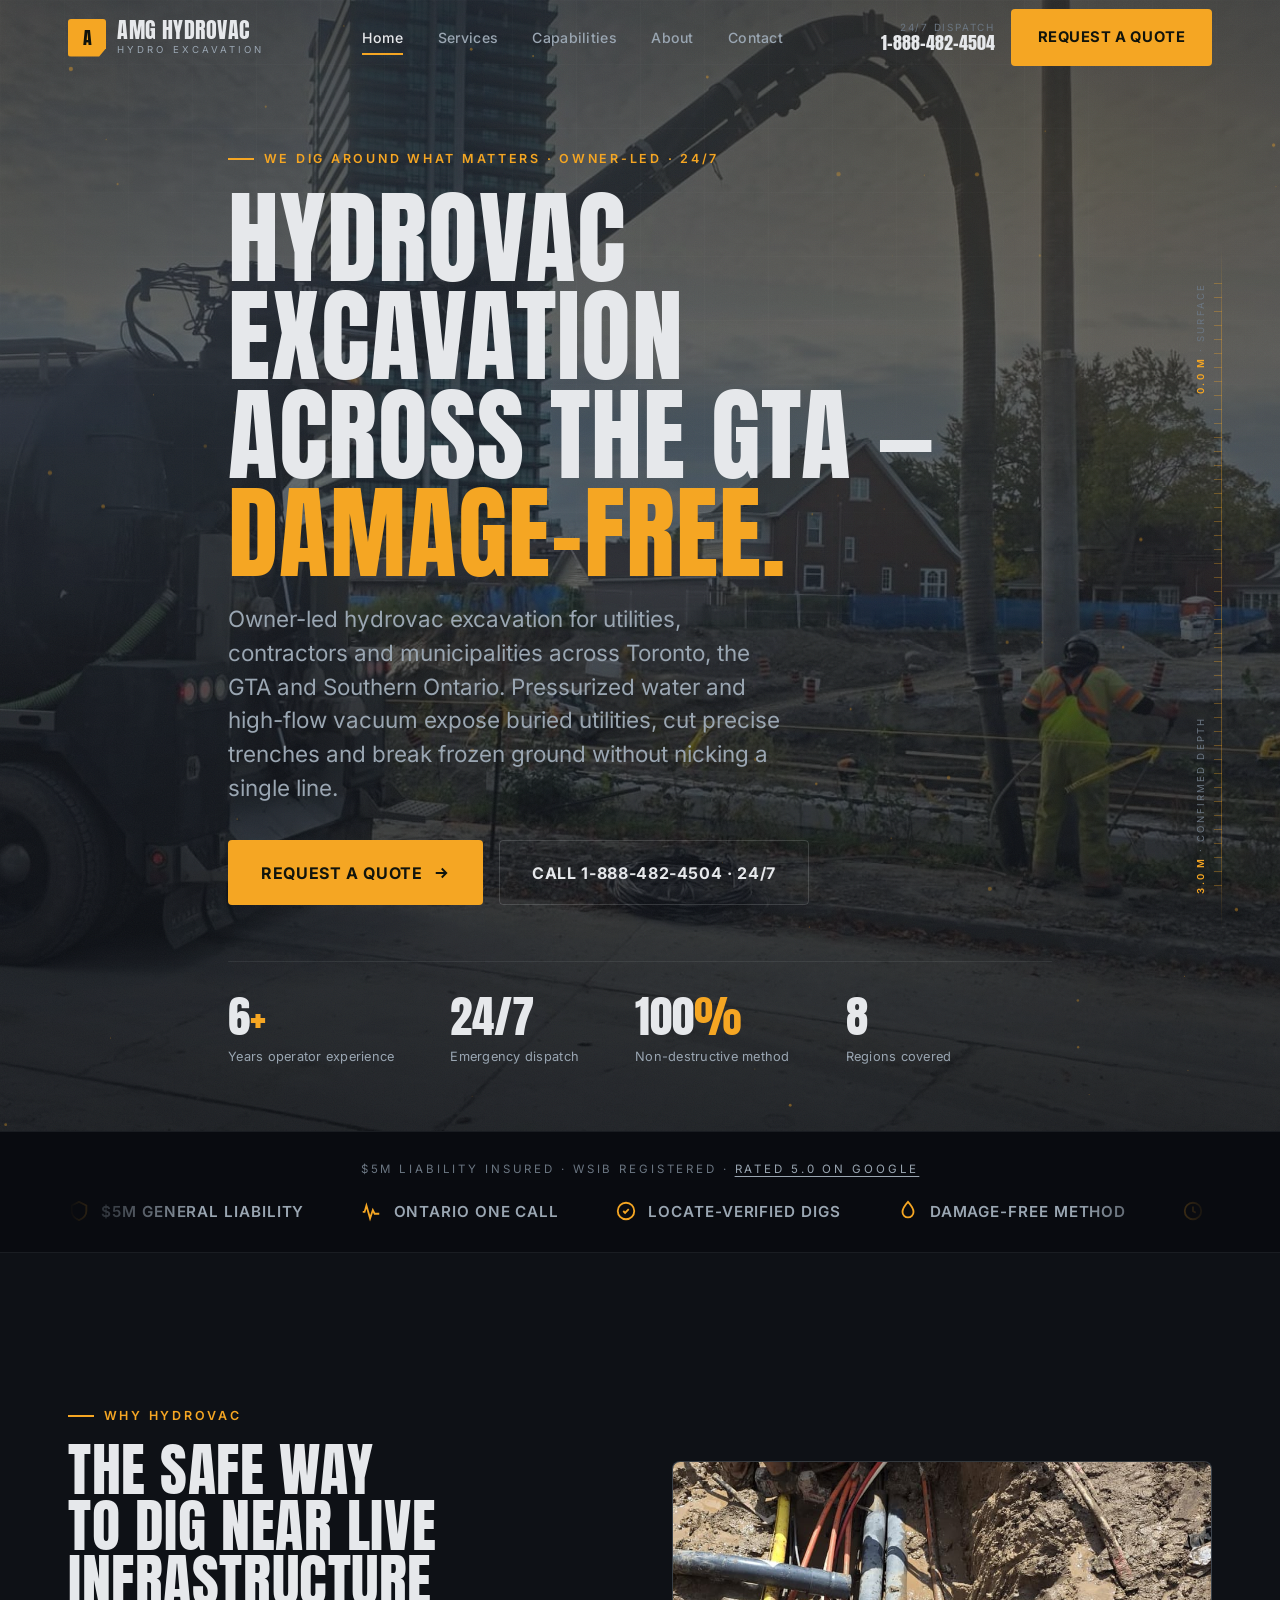
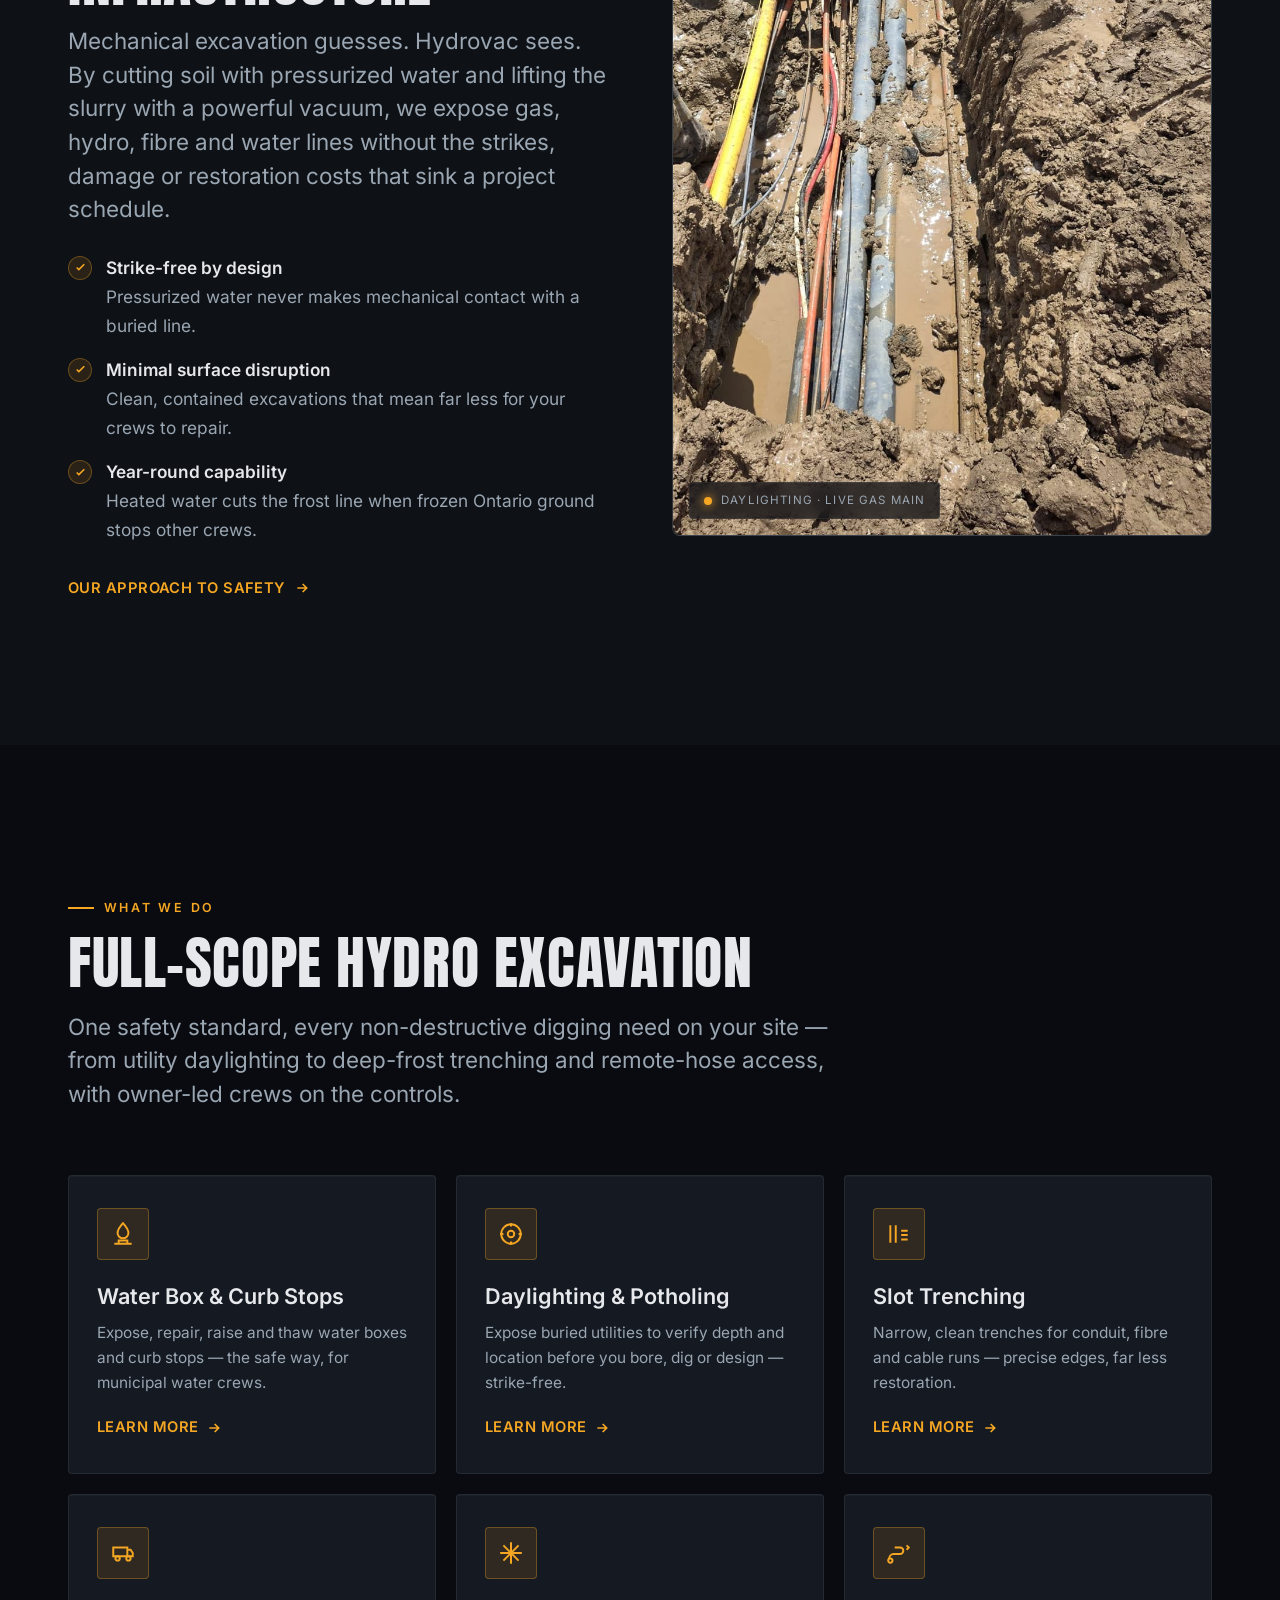
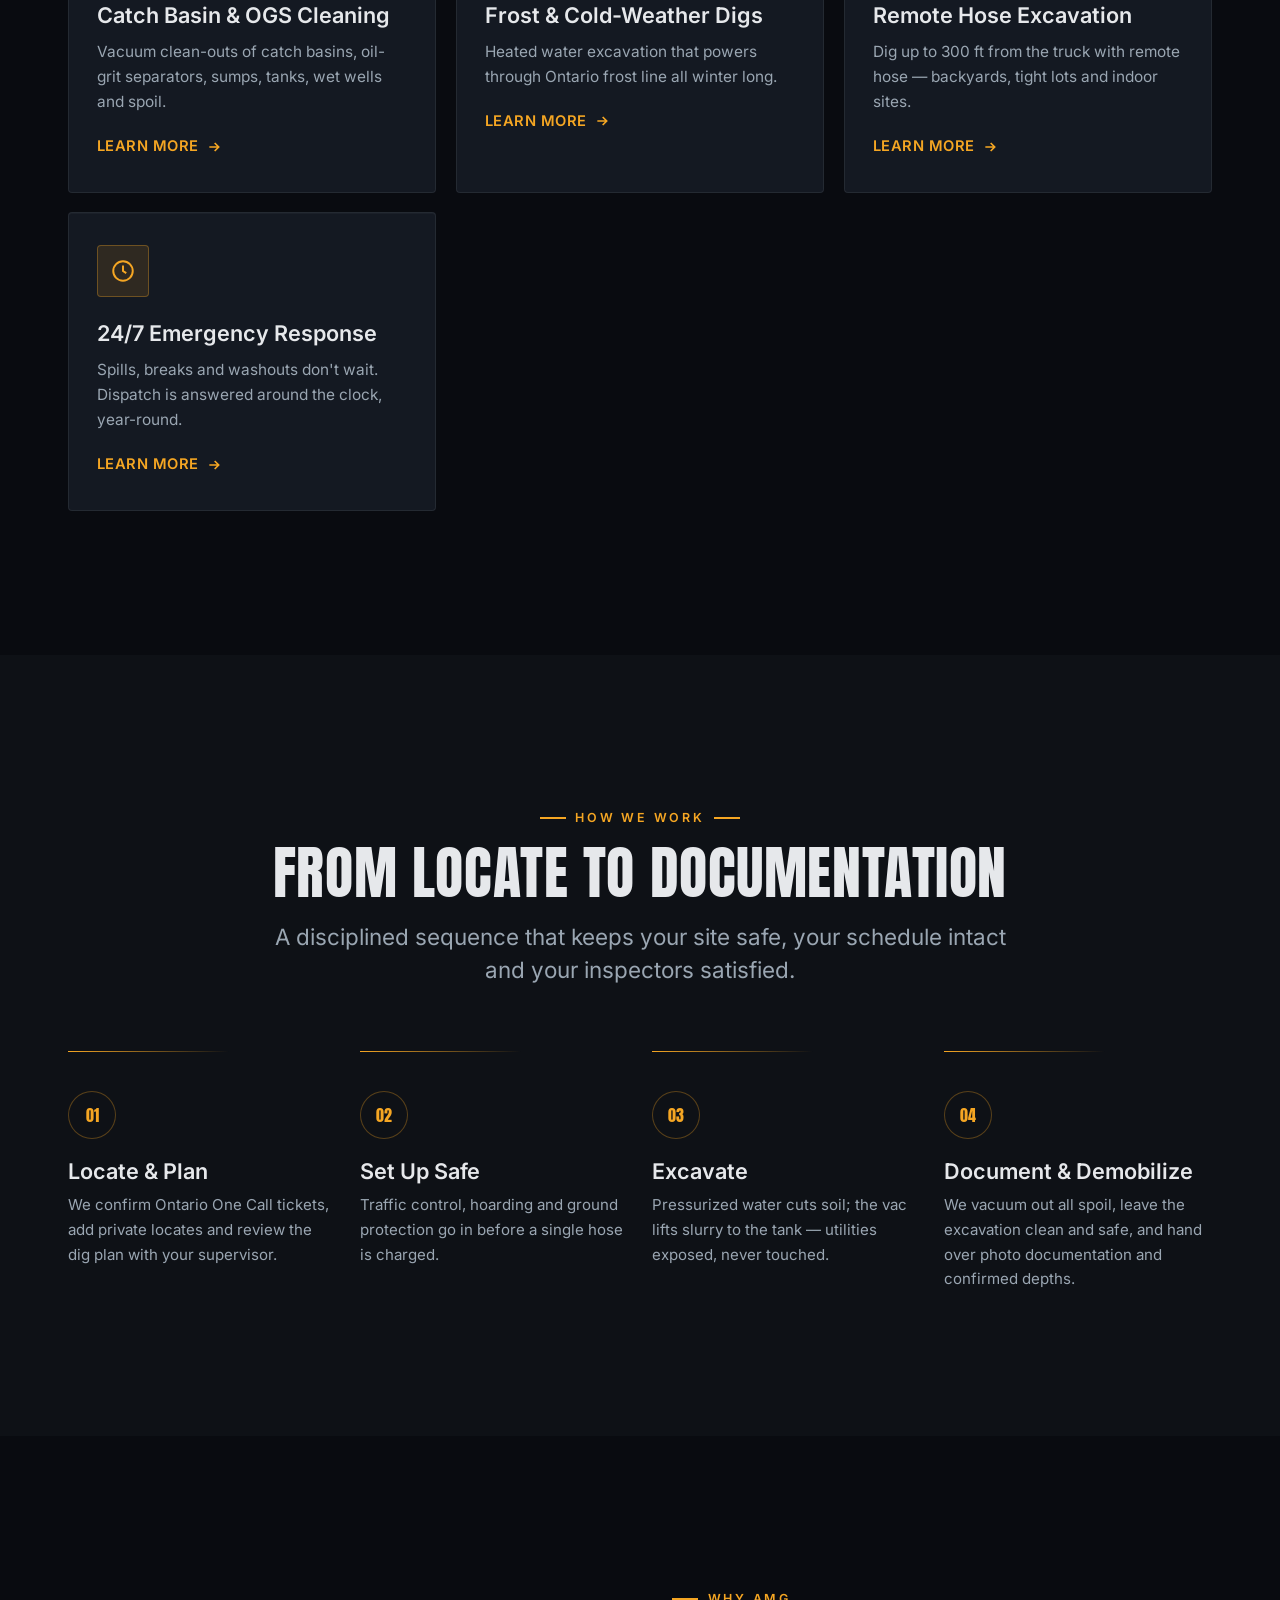
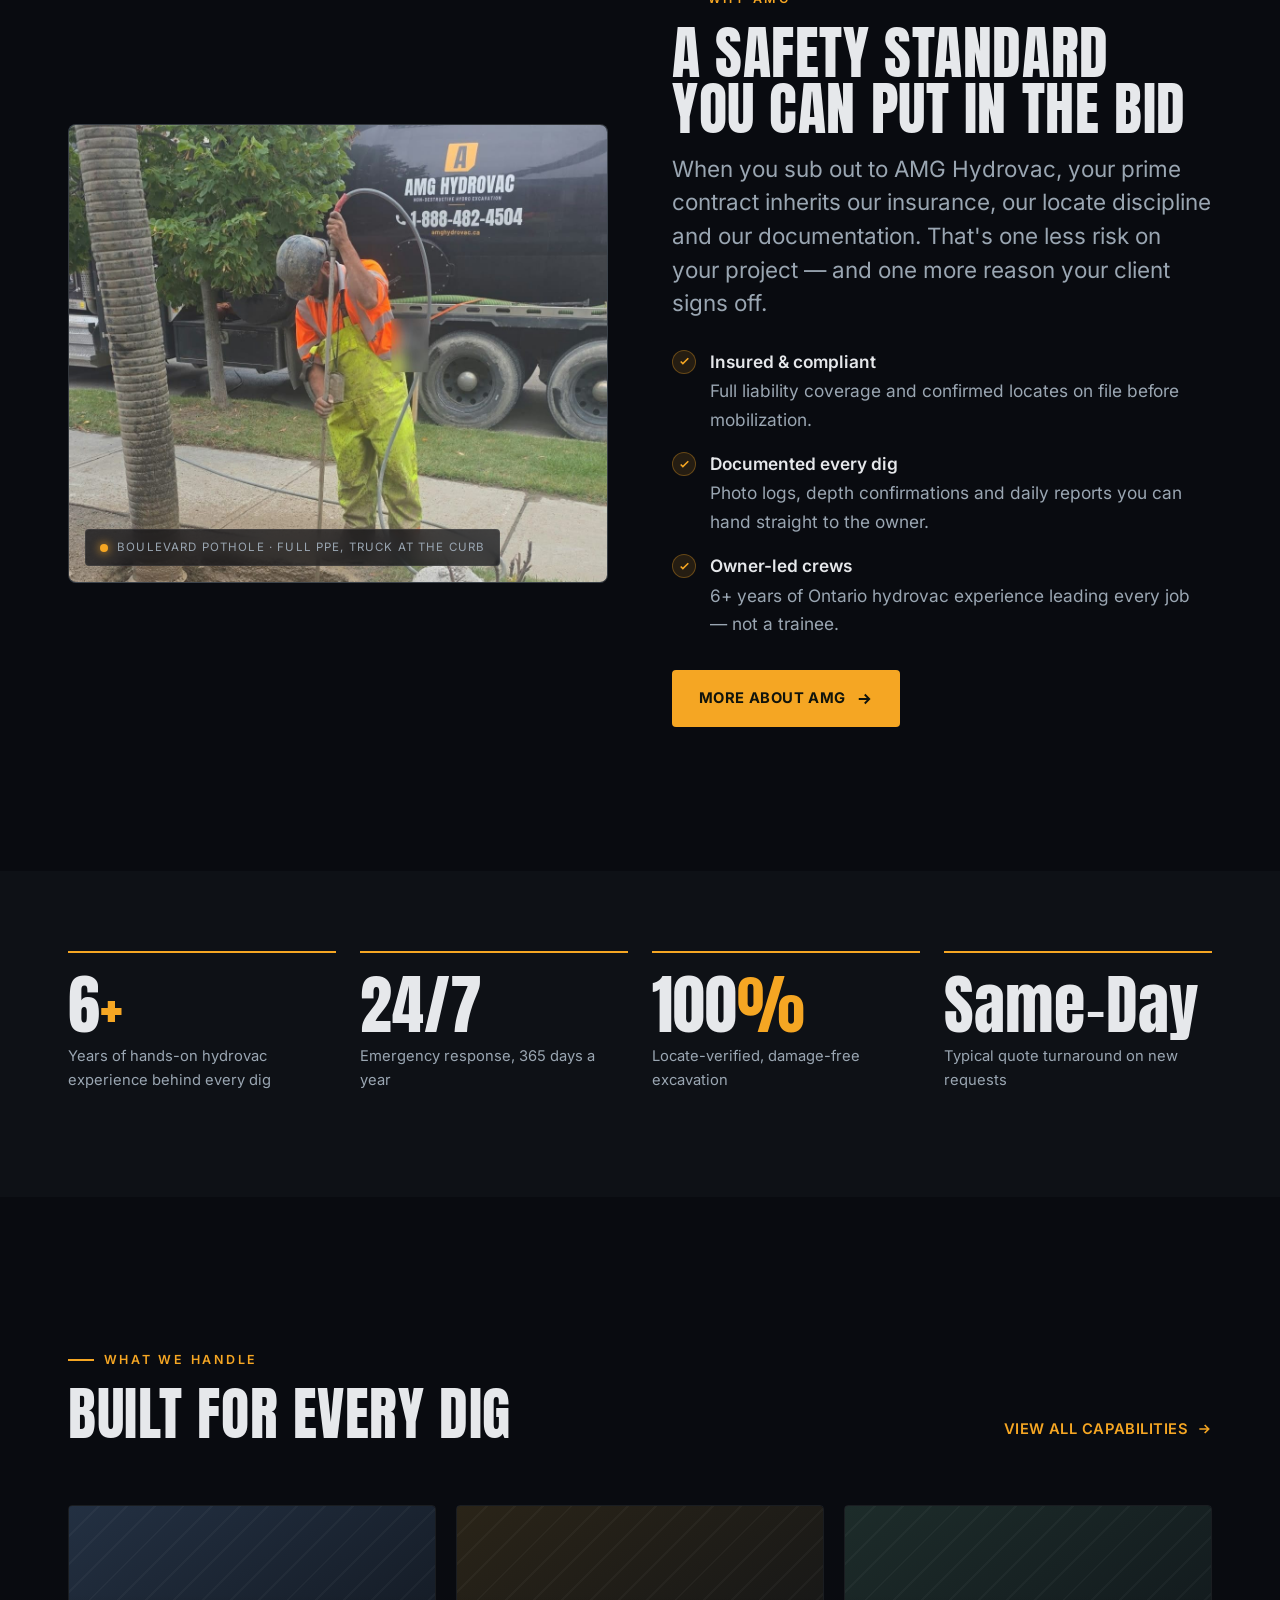
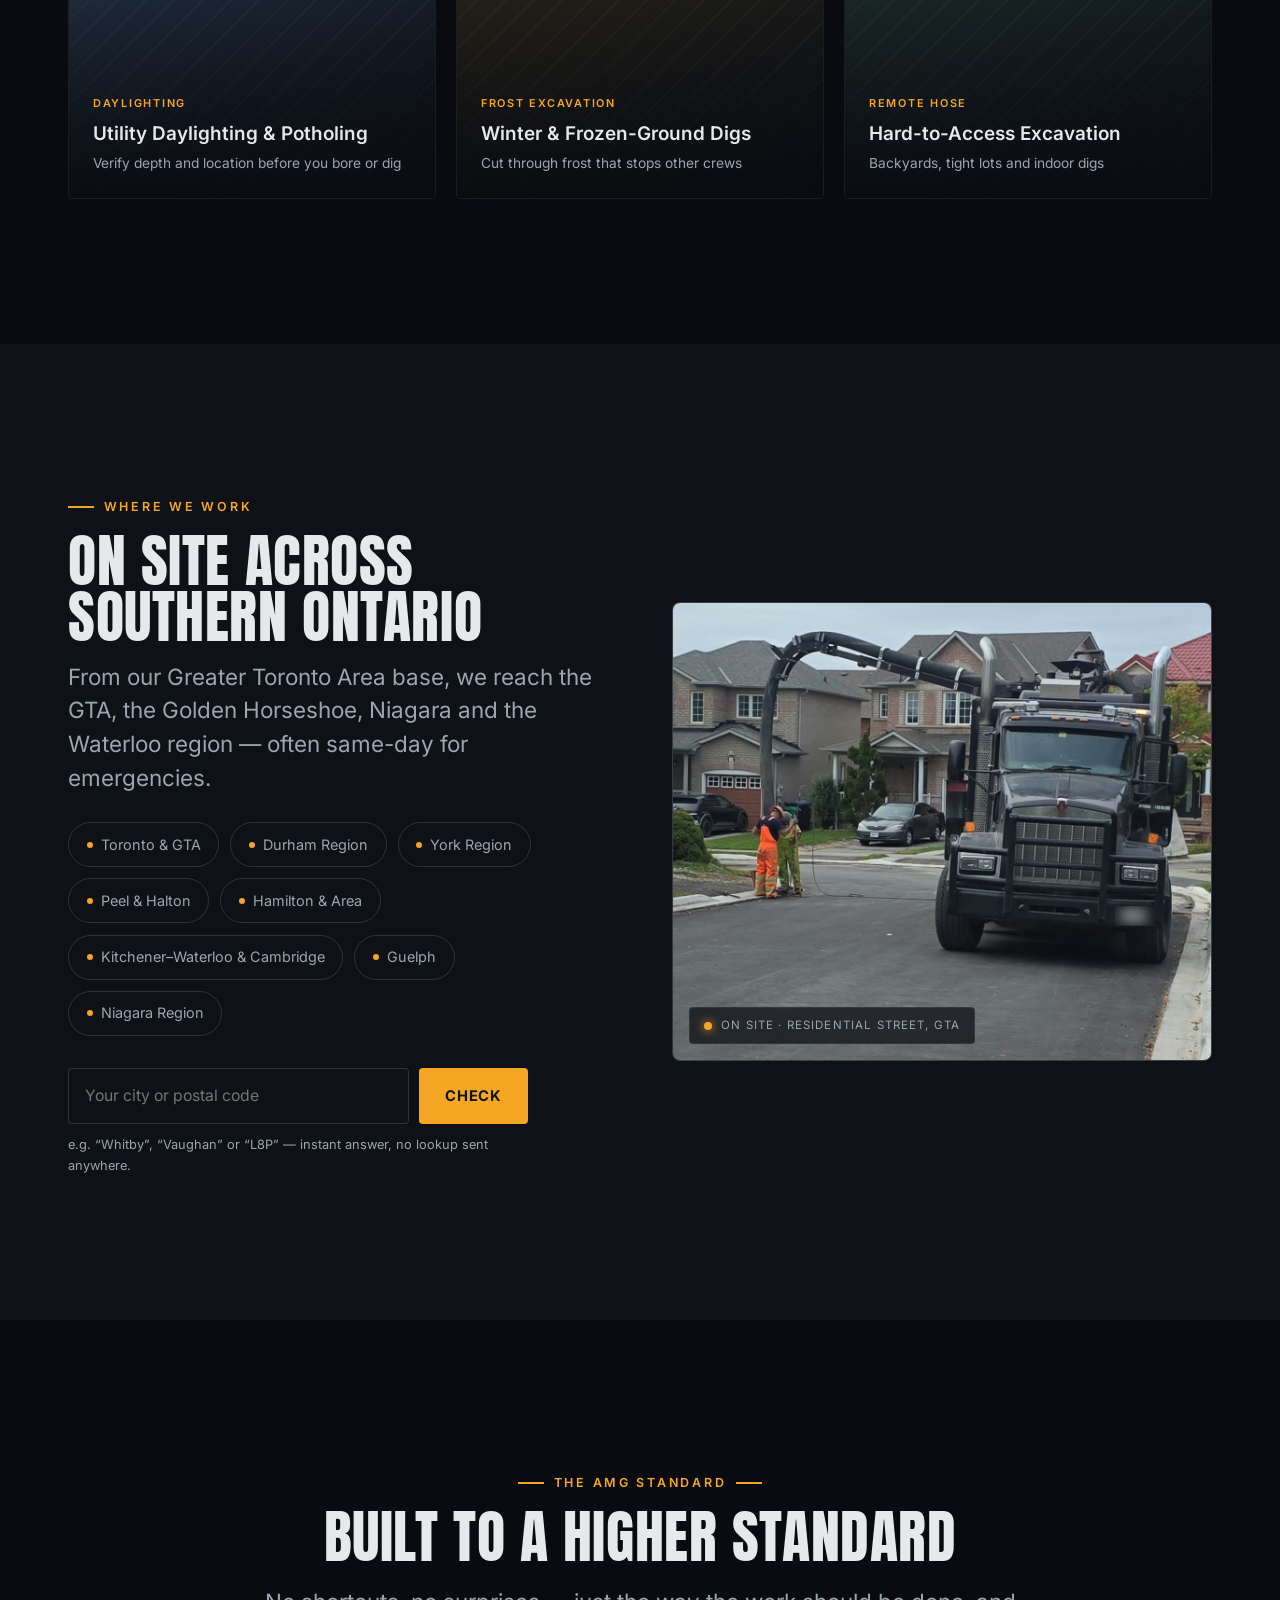
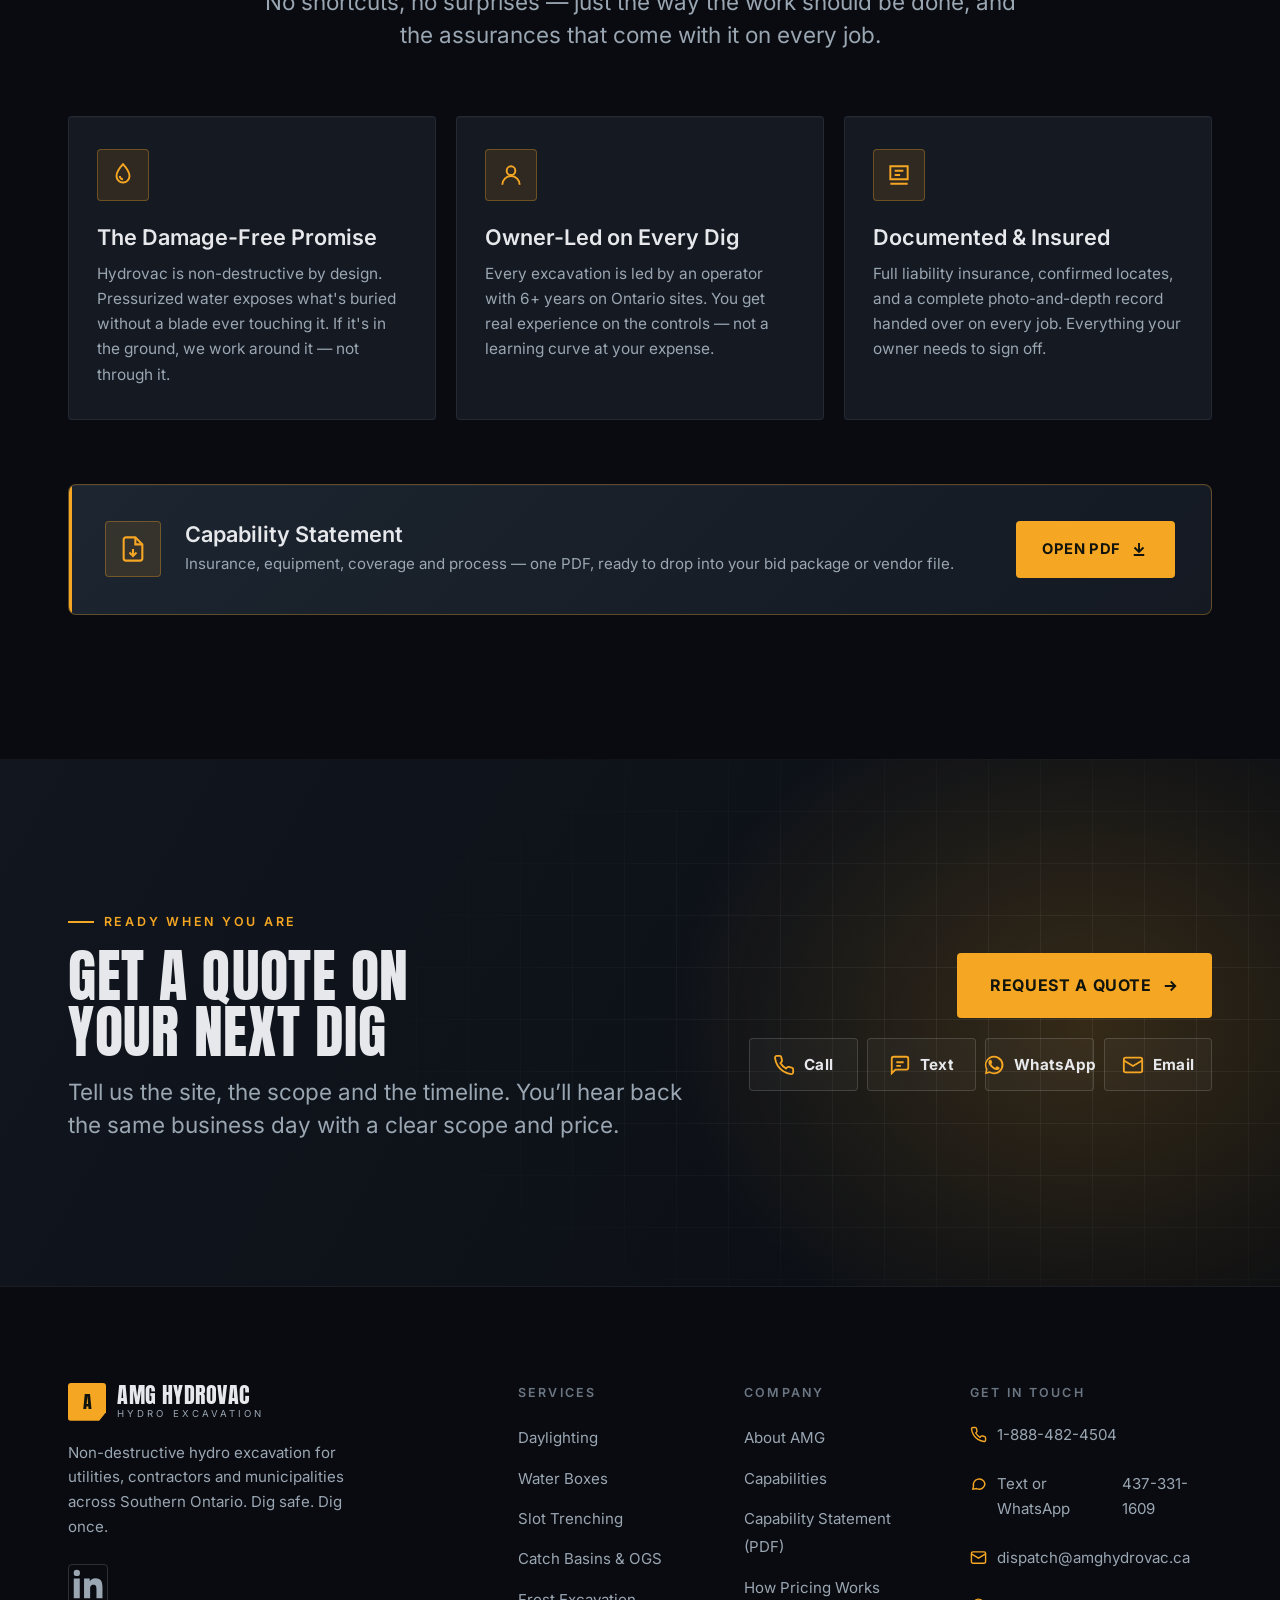
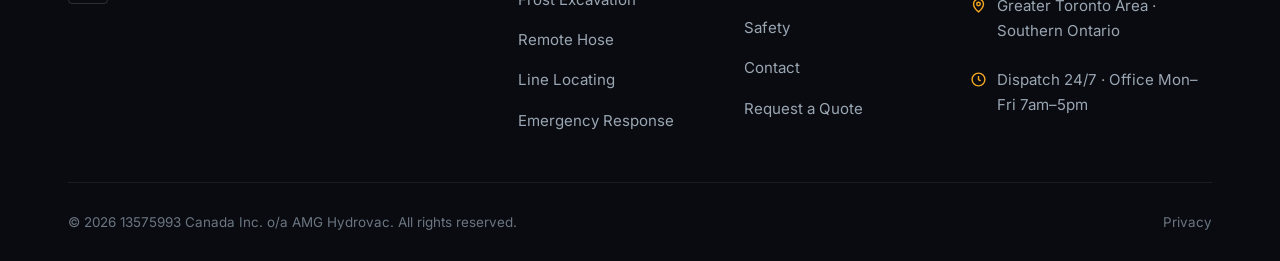
<file: index.html>
<!DOCTYPE html>
<html lang="en-CA">
<head>
  <meta charset="UTF-8" />
  <meta name="viewport" content="width=device-width, initial-scale=1.0" />
  <meta name="google-site-verification" content="ZN1bbLFgk4ZZ3tfBaFsZ-N60FcnSUVTk63dcQZW4eDI" />

  <!-- Google tag (gtag.js) -->
  <script async src="https://www.googletagmanager.com/gtag/js?id=AW-18297054824"></script>
  <script>
    window.dataLayer = window.dataLayer || [];
    function gtag(){dataLayer.push(arguments);}
    gtag('js', new Date());
    gtag('config', 'AW-18297054824');
  </script>
  <title>Hydrovac Excavation in Toronto &amp; the GTA | 24/7 | AMG Hydrovac</title>
  <meta name="description" content="Owner-led hydrovac in Toronto and the GTA: daylighting, slot trenching, catch basins, water boxes, frost digs. $5M insured, WSIB registered, 24/7 dispatch." />
  <meta name="theme-color" content="#0E1116" />
  <link rel="canonical" href="https://amghydrovac.ca/" />

  <meta property="og:type" content="website" />
  <meta property="og:title" content="AMG Hydrovac | Hydrovac Excavation in Toronto &amp; the GTA" />
  <meta property="og:description" content="Owner-led, damage-free hydrovac for utilities, contractors and municipalities across Toronto, the GTA and Southern Ontario. 24/7 dispatch." />
  <meta property="og:locale" content="en_CA" />
  <meta property="og:url" content="https://amghydrovac.ca/" />
  <meta property="og:image" content="https://amghydrovac.ca/assets/img/og.jpg" />
  <meta property="og:image:width" content="1200" />
  <meta property="og:image:height" content="630" />
  <meta name="twitter:card" content="summary_large_image" />

  <link rel="icon" href="favicon.svg" type="image/svg+xml" />
  <link rel="icon" href="favicon-48.png" sizes="48x48" type="image/png" />
  <link rel="apple-touch-icon" href="apple-touch-icon.png" />

  <link rel="preload" href="assets/fonts/anton-latin.woff2" as="font" type="font/woff2" crossorigin />
  <link rel="preload" href="assets/fonts/inter-latin-var.woff2" as="font" type="font/woff2" crossorigin />
  <link rel="preload" as="image" href="assets/img/gallery/hero-truck-boom.jpg" fetchpriority="high" />

  <link rel="stylesheet" href="assets/css/styles.css?v=20261013a" />
  <noscript><style>.reveal{opacity:1 !important;transform:none !important}</style></noscript>

  <script type="application/ld+json">
  {
    "@context": "https://schema.org",
    "@type": "LocalBusiness",
    "@id": "https://amghydrovac.ca/#business",
    "name": "AMG Hydrovac",
    "legalName": "13575993 Canada Inc.",
    "description": "Non-destructive hydro excavation contractor serving utilities, construction firms and municipalities across the GTA and Southern Ontario.",
    "image": "https://amghydrovac.ca/assets/img/og.jpg",
    "url": "https://amghydrovac.ca/",
    "sameAs": ["https://www.linkedin.com/company/amg-hydrovac"],
    "telephone": "+1-888-482-4504",
    "email": "dispatch@amghydrovac.ca",
    "address": { "@type": "PostalAddress", "addressRegion": "ON", "addressCountry": "CA" },
    "areaServed": ["Pickering","Ajax","Whitby","Oshawa","Clarington","Toronto","Scarborough","North York","Etobicoke","Markham","Vaughan","Richmond Hill","Aurora","Newmarket","Whitchurch-Stouffville","Mississauga","Brampton","Caledon","Oakville","Burlington","Milton","Halton Hills","Hamilton","Stoney Creek","Ancaster","Kitchener","Waterloo","Cambridge","Guelph","Niagara Falls","St. Catharines","Welland","Grimsby"],
    "openingHoursSpecification": { "@type": "OpeningHoursSpecification", "dayOfWeek": ["Monday","Tuesday","Wednesday","Thursday","Friday","Saturday","Sunday"], "opens": "00:00", "closes": "23:59" },
    "hasOfferCatalog": { "@type": "OfferCatalog", "name": "Hydrovac Services", "itemListElement": [
      {"@type":"Offer","itemOffered":{"@type":"Service","name":"Hydrovac Excavation"}},
      {"@type":"Offer","itemOffered":{"@type":"Service","name":"Daylighting"}},
      {"@type":"Offer","itemOffered":{"@type":"Service","name":"Potholing"}},
      {"@type":"Offer","itemOffered":{"@type":"Service","name":"Slot Trenching"}},
      {"@type":"Offer","itemOffered":{"@type":"Service","name":"Vacuum Excavation"}},
      {"@type":"Offer","itemOffered":{"@type":"Service","name":"Frost / Cold-Weather Digging"}},
      {"@type":"Offer","itemOffered":{"@type":"Service","name":"Remote Hose Excavation"}},
      {"@type":"Offer","itemOffered":{"@type":"Service","name":"Line Locating"}},
      {"@type":"Offer","itemOffered":{"@type":"Service","name":"Utility Daylighting"}},
      {"@type":"Offer","itemOffered":{"@type":"Service","name":"Water Box Repair & Replacement"}},
      {"@type":"Offer","itemOffered":{"@type":"Service","name":"24/7 Emergency Excavation"}},
      {"@type":"Offer","itemOffered":{"@type":"Service","name":"Catch Basin & Oil-Grit Separator Cleaning"}}
    ]},
    "priceRange": "$$"
  }
  </script>
  <!-- sw-reset --><script>if("serviceWorker" in navigator){navigator.serviceWorker.getRegistrations().then(function(rs){var had=navigator.serviceWorker.controller;return Promise.all(rs.map(function(r){return r.unregister()})).then(function(){return "caches" in window?caches.keys().then(function(ks){return Promise.all(ks.map(function(k){return caches.delete(k)}))}):null}).then(function(){try{if(had&&!sessionStorage.getItem("amgSwReset")){sessionStorage.setItem("amgSwReset","1");location.reload()}}catch(e){}})}).catch(function(){})}</script>
</head>
<body>
  <a class="skip-link" href="#main">Skip to content</a>

  <!-- ============ HEADER ============ -->
  <header class="site-header">
    <div class="container header-inner">
      <a class="brand" href="index.html" aria-label="AMG Hydrovac home">
        <span class="brand-mark">A</span>
        <span class="brand-text">
          <span class="brand-name">AMG&nbsp;HYDROVAC</span>
          <span class="brand-sub">Hydro Excavation</span>
        </span>
      </a>
      <nav class="nav" aria-label="Primary">
        <a href="index.html" aria-current="page">Home</a>
        <a href="services.html">Services</a>
        <a href="capabilities.html">Capabilities</a>
        <a href="about.html">About</a>
        <a href="contact.html">Contact</a>
      </nav>
      <div class="header-cta">
        <span class="header-phone">
          <span>24/7 Dispatch</span>
          <a href="tel:+18884824504">1-888-482-4504</a>
        </span>
        <a class="btn" href="contact.html">Request a Quote</a>
      </div>
      <a class="header-call" href="tel:+18884824504" aria-label="Call AMG Hydrovac, 24/7 dispatch"><svg viewBox="0 0 24 24" fill="none" stroke="currentColor" stroke-width="2.2" aria-hidden="true"><path d="M22 16.9v3a2 2 0 0 1-2.2 2 19.8 19.8 0 0 1-8.6-3 19.5 19.5 0 0 1-6-6 19.8 19.8 0 0 1-3-8.6A2 2 0 0 1 4.1 2h3a2 2 0 0 1 2 1.7c.1 1 .4 1.9.7 2.8a2 2 0 0 1-.5 2.1L8.1 9.9a16 16 0 0 0 6 6l1.3-1.3a2 2 0 0 1 2.1-.5c.9.3 1.8.6 2.8.7a2 2 0 0 1 1.7 2z"/></svg></a>
      <button class="menu-toggle" aria-label="Open menu" aria-expanded="false" aria-controls="mobile-menu">
        <span></span><span></span><span></span>
      </button>
    </div>
  </header>

  <!-- ============ MOBILE MENU ============ -->
  <div class="mobile-menu" id="mobile-menu">
    <nav aria-label="Mobile">
      <a href="index.html"><span class="idx">01</span> Home</a>
      <a href="services.html"><span class="idx">02</span> Services</a>
      <a href="capabilities.html"><span class="idx">03</span> Capabilities</a>
      <a href="about.html"><span class="idx">04</span> About</a>
      <a href="contact.html"><span class="idx">05</span> Contact</a>
    </nav>
    <div class="mobile-menu-footer">
      <a class="mobile-menu-phone" href="tel:+18884824504">1-888-482-4504</a>
      <a class="btn btn--lg" href="contact.html">Request a Quote</a>
    </div>
  </div>

  <main id="main">
    <!-- ============ HERO ============ -->
    <section class="hero hero--photo">
      <div class="hero__bg" data-parallax="0.12"><img class="hero__photo" src="assets/img/gallery/hero-truck-boom.jpg" alt="" aria-hidden="true" fetchpriority="high" decoding="async" /></div>
      <div class="hero__grid"></div>
      <canvas class="hero__canvas" aria-hidden="true"></canvas>
      <div class="hero__noise" aria-hidden="true"></div>
      <div class="hero__ruler" aria-hidden="true">
        <span class="rule"></span>
        <span class="tag tag--top"><b>0.0&nbsp;m</b>&nbsp;·&nbsp;surface</span>
        <span class="tag tag--bottom"><b>3.0&nbsp;m</b>&nbsp;·&nbsp;confirmed&nbsp;depth</span>
      </div>

      <div class="container hero__inner">
        <span class="eyebrow">We Dig Around What Matters · Owner-Led · 24/7</span>
        <h1>
          <span class="line"><span>Hydrovac Excavation</span></span>
          <span class="line"><span>Across the GTA —</span></span>
          <span class="line"><span class="accent">Damage-Free.</span></span>
        </h1>
        <p class="lead hero__sub">
          Owner-led hydrovac excavation for utilities, contractors and municipalities
          across Toronto, the GTA and Southern Ontario. Pressurized water and high-flow vacuum expose
          buried utilities, cut precise trenches and break frozen ground without nicking a single line.
        </p>
        <div class="hero__actions">
          <a class="btn btn--lg" href="contact.html">
            Request a Quote
            <svg viewBox="0 0 24 24" fill="none" stroke="currentColor" stroke-width="2.5"><path d="M5 12h14M13 6l6 6-6 6"/></svg>
          </a>
          <a class="btn btn--ghost btn--lg" href="tel:+18884824504">Call 1-888-482-4504 · 24/7</a>
        </div>

        <div class="hero__stats">
          <div class="hero__stat">
            <div class="num"><span data-count="6" data-decimals="0">6</span><span class="accent">+</span></div>
            <div class="lbl">Years operator experience</div>
          </div>
          <div class="hero__stat">
            <div class="num">24/7</div>
            <div class="lbl">Emergency dispatch</div>
          </div>
          <div class="hero__stat">
            <div class="num"><span data-count="100" data-decimals="0">100</span><span class="accent">%</span></div>
            <div class="lbl">Non-destructive method</div>
          </div>
          <div class="hero__stat">
            <div class="num"><span data-count="8" data-decimals="0">8</span></div>
            <div class="lbl">Regions covered</div>
          </div>
        </div>
      </div>

    </section>

    <!-- ============ TRUST STRIP ============ -->
    <section class="trust">
      <div class="container">
        <p class="trust__label">$5M liability insured · WSIB registered · <a class="trust__link" href="https://g.page/r/CdmxOHVImiV0EBM" target="_blank" rel="noopener" aria-label="Rated 5.0 on Google, opens our Google reviews in a new tab">Rated 5.0 on Google</a></p>
        <div class="marquee">
          <div class="marquee__track">
            <span class="marquee__item"><svg viewBox="0 0 24 24" fill="none" stroke="currentColor" stroke-width="2"><path d="M12 2l8 4v6c0 5-3.5 8-8 10-4.5-2-8-5-8-10V6z"/></svg> $5M General Liability</span>
            <span class="marquee__item"><svg viewBox="0 0 24 24" fill="none" stroke="currentColor" stroke-width="2"><path d="M3 13h2l2-7 4 14 3-9 2 4h5"/></svg> Ontario One Call</span>
            <span class="marquee__item"><svg viewBox="0 0 24 24" fill="none" stroke="currentColor" stroke-width="2"><circle cx="12" cy="12" r="9"/><path d="M9 12l2 2 4-4"/></svg> Locate-Verified Digs</span>
            <span class="marquee__item"><svg viewBox="0 0 24 24" fill="none" stroke="currentColor" stroke-width="2"><path d="M12 2s6 6.5 6 11a6 6 0 0 1-12 0c0-4.5 6-11 6-11z"/></svg> Damage-Free Method</span>
            <span class="marquee__item"><svg viewBox="0 0 24 24" fill="none" stroke="currentColor" stroke-width="2"><circle cx="12" cy="12" r="9"/><path d="M12 7v5l3 2"/></svg> 24/7 Response</span>
            <span class="marquee__item"><svg viewBox="0 0 24 24" fill="currentColor" stroke="none"><path d="M12 2l2.9 6.2 6.8.8-5 4.6 1.3 6.7L12 17l-6 3.3 1.3-6.7-5-4.6 6.8-.8z"/></svg> Rated 5.0 on Google</span>
            <span class="marquee__item"><svg viewBox="0 0 24 24" fill="none" stroke="currentColor" stroke-width="2"><path d="M4 4h16v12H4zM4 20h16"/></svg> Fully Documented</span>
            <span class="marquee__item"><svg viewBox="0 0 24 24" fill="none" stroke="currentColor" stroke-width="2"><path d="M12 2l8 4v6c0 5-3.5 8-8 10-4.5-2-8-5-8-10V6z"/><path d="M9 12l2 2 4-4"/></svg> WSIB Registered</span>
            <span class="marquee__item"><svg viewBox="0 0 24 24" fill="none" stroke="currentColor" stroke-width="2"><path d="M12 21s-7-5.5-7-11a7 7 0 0 1 14 0c0 5.5-7 11-7 11z"/><circle cx="12" cy="10" r="2.5"/></svg> GTA &amp; Southern Ontario</span>
          </div>
          <div class="marquee__track" aria-hidden="true">
            <span class="marquee__item"><svg viewBox="0 0 24 24" fill="none" stroke="currentColor" stroke-width="2"><path d="M12 2l8 4v6c0 5-3.5 8-8 10-4.5-2-8-5-8-10V6z"/></svg> $5M General Liability</span>
            <span class="marquee__item"><svg viewBox="0 0 24 24" fill="none" stroke="currentColor" stroke-width="2"><path d="M3 13h2l2-7 4 14 3-9 2 4h5"/></svg> Ontario One Call</span>
            <span class="marquee__item"><svg viewBox="0 0 24 24" fill="none" stroke="currentColor" stroke-width="2"><circle cx="12" cy="12" r="9"/><path d="M9 12l2 2 4-4"/></svg> Locate-Verified Digs</span>
            <span class="marquee__item"><svg viewBox="0 0 24 24" fill="none" stroke="currentColor" stroke-width="2"><path d="M12 2s6 6.5 6 11a6 6 0 0 1-12 0c0-4.5 6-11 6-11z"/></svg> Damage-Free Method</span>
            <span class="marquee__item"><svg viewBox="0 0 24 24" fill="none" stroke="currentColor" stroke-width="2"><circle cx="12" cy="12" r="9"/><path d="M12 7v5l3 2"/></svg> 24/7 Response</span>
            <span class="marquee__item"><svg viewBox="0 0 24 24" fill="currentColor" stroke="none"><path d="M12 2l2.9 6.2 6.8.8-5 4.6 1.3 6.7L12 17l-6 3.3 1.3-6.7-5-4.6 6.8-.8z"/></svg> Rated 5.0 on Google</span>
            <span class="marquee__item"><svg viewBox="0 0 24 24" fill="none" stroke="currentColor" stroke-width="2"><path d="M4 4h16v12H4zM4 20h16"/></svg> Fully Documented</span>
            <span class="marquee__item"><svg viewBox="0 0 24 24" fill="none" stroke="currentColor" stroke-width="2"><path d="M12 2l8 4v6c0 5-3.5 8-8 10-4.5-2-8-5-8-10V6z"/><path d="M9 12l2 2 4-4"/></svg> WSIB Registered</span>
            <span class="marquee__item"><svg viewBox="0 0 24 24" fill="none" stroke="currentColor" stroke-width="2"><path d="M12 21s-7-5.5-7-11a7 7 0 0 1 14 0c0 5.5-7 11-7 11z"/><circle cx="12" cy="10" r="2.5"/></svg> GTA &amp; Southern Ontario</span>
          </div>
        </div>
      </div>
    </section>

    <!-- ============ INTRO SPLIT ============ -->
    <section class="section">
      <div class="container split">
        <div class="reveal" data-reveal="left">
          <span class="eyebrow">Why Hydrovac</span>
          <h2 class="mt-sm">The Safe Way to Dig Near Live Infrastructure</h2>
          <p class="lead mt-sm">
            Mechanical excavation guesses. Hydrovac sees. By cutting soil with pressurized
            water and lifting the slurry with a powerful vacuum, we expose gas, hydro, fibre
            and water lines without the strikes, damage or restoration costs that sink a
            project schedule.
          </p>
          <ul class="feature-list">
            <li>
              <span class="tick"><svg viewBox="0 0 24 24" fill="none" stroke="currentColor" stroke-width="3"><path d="M5 12l4 4 10-10"/></svg></span>
              <span class="txt"><strong>Strike-free by design</strong>Pressurized water never makes mechanical contact with a buried line.</span>
            </li>
            <li>
              <span class="tick"><svg viewBox="0 0 24 24" fill="none" stroke="currentColor" stroke-width="3"><path d="M5 12l4 4 10-10"/></svg></span>
              <span class="txt"><strong>Minimal surface disruption</strong>Clean, contained excavations that mean far less for your crews to repair.</span>
            </li>
            <li>
              <span class="tick"><svg viewBox="0 0 24 24" fill="none" stroke="currentColor" stroke-width="3"><path d="M5 12l4 4 10-10"/></svg></span>
              <span class="txt"><strong>Year-round capability</strong>Heated water cuts the frost line when frozen Ontario ground stops other crews.</span>
            </li>
          </ul>
          <a class="link-arrow mt-md" href="about.html">Our approach to safety
            <svg viewBox="0 0 24 24" fill="none" stroke="currentColor" stroke-width="2.5"><path d="M5 12h14M13 6l6 6-6 6"/></svg>
          </a>
        </div>
        <div class="reveal" data-reveal="right" data-delay="2">
          <div class="media-frame media-frame--tall">
            <img src="assets/img/gallery/daylighting-01.jpg" alt="AMG Hydrovac daylighting a congested utility corridor with a live gas main exposed damage-free" loading="lazy" decoding="async" />
            <span class="media-frame__label">Daylighting · live gas main</span>
          </div>
        </div>
      </div>
    </section>

    <!-- ============ SERVICES OVERVIEW ============ -->
    <section class="section bg-ink">
      <div class="container">
        <div class="section-head">
          <span class="eyebrow">What We Do</span>
          <h2>Full-Scope Hydro Excavation</h2>
          <p class="lead">One safety standard, every non-destructive digging need on your site — from utility daylighting to deep-frost trenching and remote-hose access, with owner-led crews on the controls.</p>
        </div>

        <div class="cards cards--3">
          <article class="card reveal" data-delay="1">
            <div class="card__icon"><svg viewBox="0 0 24 24" fill="none" stroke="currentColor" stroke-width="1.8"><path d="M12 2s5 5.5 5 9a5 5 0 0 1-10 0c0-3.5 5-9 5-9z"/><path d="M4 21h16M8 21v-3h8v3"/></svg></div>
            <h4>Water Box &amp; Curb Stops</h4>
            <p>Expose, repair, raise and thaw water boxes and curb stops — the safe way, for municipal water crews.</p>
            <a class="card__link link-arrow" href="services/water-box-repair/">Learn more <svg viewBox="0 0 24 24" fill="none" stroke="currentColor" stroke-width="2.5"><path d="M5 12h14M13 6l6 6-6 6"/></svg></a>
          </article>

          <article class="card reveal" data-delay="1">
            <div class="card__icon"><svg viewBox="0 0 24 24" fill="none" stroke="currentColor" stroke-width="1.8"><circle cx="12" cy="12" r="3"/><circle cx="12" cy="12" r="9"/><path d="M12 2v3M12 19v3M2 12h3M19 12h3"/></svg></div>
            <h4>Daylighting &amp; Potholing</h4>
            <p>Expose buried utilities to verify depth and location before you bore, dig or design — strike-free.</p>
            <a class="card__link link-arrow" href="services/daylighting-potholing/">Learn more <svg viewBox="0 0 24 24" fill="none" stroke="currentColor" stroke-width="2.5"><path d="M5 12h14M13 6l6 6-6 6"/></svg></a>
          </article>

          <article class="card reveal" data-delay="2">
            <div class="card__icon"><svg viewBox="0 0 24 24" fill="none" stroke="currentColor" stroke-width="1.8"><path d="M4 4v16M9 4v16M14 9h6M14 13h6M14 17h6"/></svg></div>
            <h4>Slot Trenching</h4>
            <p>Narrow, clean trenches for conduit, fibre and cable runs — precise edges, far less restoration.</p>
            <a class="card__link link-arrow" href="services.html#trenching">Learn more <svg viewBox="0 0 24 24" fill="none" stroke="currentColor" stroke-width="2.5"><path d="M5 12h14M13 6l6 6-6 6"/></svg></a>
          </article>

          <article class="card reveal" data-delay="3">
            <div class="card__icon"><svg viewBox="0 0 24 24" fill="none" stroke="currentColor" stroke-width="1.8"><path d="M3 7h13v8H3zM16 9h3l2 3v3h-5"/><circle cx="7" cy="17" r="2"/><circle cx="17" cy="17" r="2"/></svg></div>
            <h4>Catch Basin &amp; OGS Cleaning</h4>
            <p>Vacuum clean-outs of catch basins, oil-grit separators, sumps, tanks, wet wells and spoil.</p>
            <a class="card__link link-arrow" href="services/catch-basin-cleaning/">Learn more <svg viewBox="0 0 24 24" fill="none" stroke="currentColor" stroke-width="2.5"><path d="M5 12h14M13 6l6 6-6 6"/></svg></a>
          </article>

          <article class="card reveal" data-delay="1">
            <div class="card__icon"><svg viewBox="0 0 24 24" fill="none" stroke="currentColor" stroke-width="1.8"><path d="M12 2v20M2 12h20M5 5l14 14M19 5L5 19"/></svg></div>
            <h4>Frost &amp; Cold-Weather Digs</h4>
            <p>Heated water excavation that powers through Ontario frost line all winter long.</p>
            <a class="card__link link-arrow" href="services/frost-excavation/">Learn more <svg viewBox="0 0 24 24" fill="none" stroke="currentColor" stroke-width="2.5"><path d="M5 12h14M13 6l6 6-6 6"/></svg></a>
          </article>

          <article class="card reveal" data-delay="2">
            <div class="card__icon"><svg viewBox="0 0 24 24" fill="none" stroke="currentColor" stroke-width="1.8"><path d="M3 17a4 4 0 0 1 4-4h6a3 3 0 0 0 0-6H8"/><circle cx="4" cy="19" r="2"/><path d="M19 5l2 2-2 2"/></svg></div>
            <h4>Remote Hose Excavation</h4>
            <p>Dig up to 300 ft from the truck with remote hose — backyards, tight lots and indoor sites.</p>
            <a class="card__link link-arrow" href="services.html#remote">Learn more <svg viewBox="0 0 24 24" fill="none" stroke="currentColor" stroke-width="2.5"><path d="M5 12h14M13 6l6 6-6 6"/></svg></a>
          </article>

          <article class="card reveal" data-delay="3">
            <div class="card__icon"><svg viewBox="0 0 24 24" fill="none" stroke="currentColor" stroke-width="1.8"><circle cx="12" cy="12" r="9"/><path d="M12 7v5l3 2"/></svg></div>
            <h4>24/7 Emergency Response</h4>
            <p>Spills, breaks and washouts don't wait. Dispatch is answered around the clock, year-round.</p>
            <a class="card__link link-arrow" href="services/emergency-hydrovac/">Learn more <svg viewBox="0 0 24 24" fill="none" stroke="currentColor" stroke-width="2.5"><path d="M5 12h14M13 6l6 6-6 6"/></svg></a>
          </article>
        </div>
      </div>
    </section>

    <!-- ============ PROCESS ============ -->
    <section class="section">
      <div class="container">
        <div class="section-head is-centered">
          <span class="eyebrow is-centered">How We Work</span>
          <h2>From Locate to Documentation</h2>
          <p class="lead">A disciplined sequence that keeps your site safe, your schedule intact and your inspectors satisfied.</p>
        </div>
        <div class="steps">
          <div class="step reveal" data-delay="1">
            <div class="step__num">01</div>
            <h4>Locate &amp; Plan</h4>
            <p>We confirm Ontario One Call tickets, add private locates and review the dig plan with your supervisor.</p>
          </div>
          <div class="step reveal" data-delay="2">
            <div class="step__num">02</div>
            <h4>Set Up Safe</h4>
            <p>Traffic control, hoarding and ground protection go in before a single hose is charged.</p>
          </div>
          <div class="step reveal" data-delay="3">
            <div class="step__num">03</div>
            <h4>Excavate</h4>
            <p>Pressurized water cuts soil; the vac lifts slurry to the tank — utilities exposed, never touched.</p>
          </div>
          <div class="step reveal" data-delay="4">
            <div class="step__num">04</div>
            <h4>Document &amp; Demobilize</h4>
            <p>We vacuum out all spoil, leave the excavation clean and safe, and hand over photo documentation and confirmed depths.</p>
          </div>
        </div>
      </div>
    </section>

    <!-- ============ WHY US / SAFETY ============ -->
    <section class="section bg-ink">
      <div class="container split">
        <div class="reveal" data-reveal="left">
          <div class="media-frame">
            <img src="assets/img/gallery/potholing-boulevard.jpg" alt="AMG operator in a hard hat and hi-vis working the hydrovac wand in a boulevard pothole, the AMG Hydrovac truck parked at the curb behind him" loading="lazy" decoding="async" />
            <span class="media-frame__label">Boulevard pothole · full PPE, truck at the curb</span>
          </div>
        </div>
        <div class="reveal" data-reveal="right" data-delay="2">
          <span class="eyebrow">Why AMG</span>
          <h2 class="mt-sm">A Safety Standard You Can Put in the Bid</h2>
          <p class="lead mt-sm">
            When you sub out to AMG Hydrovac, your prime contract inherits our insurance,
            our locate discipline and our documentation. That's one less risk on your project —
            and one more reason your client signs off.
          </p>
          <ul class="feature-list">
            <li>
              <span class="tick"><svg viewBox="0 0 24 24" fill="none" stroke="currentColor" stroke-width="3"><path d="M5 12l4 4 10-10"/></svg></span>
              <span class="txt"><strong>Insured &amp; compliant</strong>Full liability coverage and confirmed locates on file before mobilization.</span>
            </li>
            <li>
              <span class="tick"><svg viewBox="0 0 24 24" fill="none" stroke="currentColor" stroke-width="3"><path d="M5 12l4 4 10-10"/></svg></span>
              <span class="txt"><strong>Documented every dig</strong>Photo logs, depth confirmations and daily reports you can hand straight to the owner.</span>
            </li>
            <li>
              <span class="tick"><svg viewBox="0 0 24 24" fill="none" stroke="currentColor" stroke-width="3"><path d="M5 12l4 4 10-10"/></svg></span>
              <span class="txt"><strong>Owner-led crews</strong>6+ years of Ontario hydrovac experience leading every job — not a trainee.</span>
            </li>
          </ul>
          <a class="btn mt-md" href="about.html">More About AMG
            <svg viewBox="0 0 24 24" fill="none" stroke="currentColor" stroke-width="2.5"><path d="M5 12h14M13 6l6 6-6 6"/></svg>
          </a>
        </div>
      </div>
    </section>

    <!-- ============ STAT BAND ============ -->
    <section class="section--tight">
      <div class="container">
        <div class="statband">
          <div class="statband__item reveal" data-delay="1">
            <div class="statband__num"><span data-count="6">6</span><span class="suffix">+</span></div>
            <div class="statband__lbl">Years of hands-on hydrovac experience behind every dig</div>
          </div>
          <div class="statband__item reveal" data-delay="2">
            <div class="statband__num">24/7</div>
            <div class="statband__lbl">Emergency response, 365 days a year</div>
          </div>
          <div class="statband__item reveal" data-delay="3">
            <div class="statband__num"><span data-count="100">100</span><span class="suffix">%</span></div>
            <div class="statband__lbl">Locate-verified, damage-free excavation</div>
          </div>
          <div class="statband__item reveal" data-delay="4">
            <div class="statband__num">Same&#8209;Day</div>
            <div class="statband__lbl">Typical quote turnaround on new requests</div>
          </div>
        </div>
      </div>
    </section>

    <!-- ============ CAPABILITIES TEASER ============ -->
    <section class="section bg-ink">
      <div class="container">
        <div class="section-head" style="display:flex;flex-wrap:wrap;gap:1.5rem;justify-content:space-between;align-items:flex-end;max-width:none;">
          <div>
            <span class="eyebrow">What We Handle</span>
            <h2>Built for Every Dig</h2>
          </div>
          <a class="link-arrow" href="capabilities.html">View all capabilities
            <svg viewBox="0 0 24 24" fill="none" stroke="currentColor" stroke-width="2.5"><path d="M5 12h14M13 6l6 6-6 6"/></svg>
          </a>
        </div>
        <div class="project-grid project-grid--3">
          <a class="project reveal" data-delay="1" href="capabilities.html">
            <div class="ph ph-a"></div>
            <div class="project__body">
              <span class="project__tag">Daylighting</span>
              <h4>Utility Daylighting &amp; Potholing</h4>
              <p class="project__meta">Verify depth and location before you bore or dig</p>
            </div>
          </a>
          <a class="project reveal" data-delay="2" href="capabilities.html">
            <div class="ph ph-b"></div>
            <div class="project__body">
              <span class="project__tag">Frost Excavation</span>
              <h4>Winter &amp; Frozen-Ground Digs</h4>
              <p class="project__meta">Cut through frost that stops other crews</p>
            </div>
          </a>
          <a class="project reveal" data-delay="3" href="capabilities.html">
            <div class="ph ph-c"></div>
            <div class="project__body">
              <span class="project__tag">Remote Hose</span>
              <h4>Hard-to-Access Excavation</h4>
              <p class="project__meta">Backyards, tight lots and indoor digs</p>
            </div>
          </a>
        </div>
      </div>
    </section>

    <!-- ============ SERVICE AREA ============ -->
    <section class="section">
      <div class="container split">
        <div class="reveal" data-reveal="left">
          <span class="eyebrow">Where We Work</span>
          <h2 class="mt-sm">On Site Across Southern Ontario</h2>
          <p class="lead mt-sm">From our Greater Toronto Area base, we reach the GTA, the Golden Horseshoe, Niagara and the Waterloo region — often same-day for emergencies.</p>
          <div class="regions">
            <span class="region-chip">Toronto &amp; GTA</span>
            <span class="region-chip">Durham Region</span>
            <span class="region-chip">York Region</span>
            <span class="region-chip">Peel &amp; Halton</span>
            <span class="region-chip">Hamilton &amp; Area</span>
            <span class="region-chip">Kitchener–Waterloo &amp; Cambridge</span>
            <span class="region-chip">Guelph</span>
            <span class="region-chip">Niagara Region</span>
          </div>
          <form class="area-check" novalidate>
            <label class="sr-only" for="area-input">Check if we service your area — enter a city or postal code</label>
            <div class="area-check__row">
              <input class="input" type="text" id="area-input" name="area" placeholder="Your city or postal code" autocomplete="postal-code" />
              <button class="btn" type="submit">Check</button>
            </div>
            <p class="area-check__result" role="status" aria-live="polite"></p>
            <p class="area-check__hint">e.g. “Whitby”, “Vaughan” or “L8P” — instant answer, no lookup sent anywhere.</p>
          </form>
        </div>
        <div class="reveal" data-reveal="right" data-delay="2">
          <div class="media-frame">
            <img src="assets/img/gallery/truck-residential-street.jpg" alt="AMG Hydrovac truck parked on a residential street with its boom extended to a crew excavating at the curb" loading="lazy" decoding="async" />
            <span class="media-frame__label">On site · residential street, GTA</span>
          </div>
        </div>
      </div>
    </section>

    <!-- ============ THE AMG STANDARD ============ -->
    <section class="section bg-ink">
      <div class="container">
        <div class="section-head is-centered">
          <span class="eyebrow is-centered">The AMG Standard</span>
          <h2>Built to a Higher Standard</h2>
          <p class="lead">No shortcuts, no surprises — just the way the work should be done, and the assurances that come with it on every job.</p>
        </div>
        <div class="cards cards--3">
          <article class="card reveal" data-delay="1">
            <div class="card__icon"><svg viewBox="0 0 24 24" fill="none" stroke="currentColor" stroke-width="1.8"><path d="M12 2s6 6.5 6 11a6 6 0 0 1-12 0c0-4.5 6-11 6-11z"/><path d="M9 13a3 3 0 0 0 3 3"/></svg></div>
            <h4>The Damage-Free Promise</h4>
            <p>Hydrovac is non-destructive by design. Pressurized water exposes what's buried without a blade ever touching it. If it's in the ground, we work around it — not through it.</p>
          </article>
          <article class="card reveal" data-delay="2">
            <div class="card__icon"><svg viewBox="0 0 24 24" fill="none" stroke="currentColor" stroke-width="1.8"><circle cx="12" cy="8" r="4"/><path d="M4 21a8 8 0 0 1 16 0"/></svg></div>
            <h4>Owner-Led on Every Dig</h4>
            <p>Every excavation is led by an operator with 6+ years on Ontario sites. You get real experience on the controls — not a learning curve at your expense.</p>
          </article>
          <article class="card reveal" data-delay="3">
            <div class="card__icon"><svg viewBox="0 0 24 24" fill="none" stroke="currentColor" stroke-width="1.8"><path d="M4 4h16v12H4zM4 20h16M8 8h8M8 12h5"/></svg></div>
            <h4>Documented &amp; Insured</h4>
            <p>Full liability insurance, confirmed locates, and a complete photo-and-depth record handed over on every job. Everything your owner needs to sign off.</p>
          </article>
        </div>

        <div class="dl-card reveal" data-delay="2">
          <div class="dl-card__ic"><svg viewBox="0 0 24 24" fill="none" stroke="currentColor" stroke-width="1.8"><path d="M14 2H6a2 2 0 0 0-2 2v16a2 2 0 0 0 2 2h12a2 2 0 0 0 2-2V8z"/><path d="M14 2v6h6M12 18v-6M9 15l3 3 3-3"/></svg></div>
          <div class="dl-card__txt">
            <h4>Capability Statement</h4>
            <p>Insurance, equipment, coverage and process — one PDF, ready to drop into your bid package or vendor file.</p>
          </div>
          <a class="btn" href="capability-statement.pdf" target="_blank" rel="noopener">Open PDF
            <svg viewBox="0 0 24 24" fill="none" stroke="currentColor" stroke-width="2.5"><path d="M12 4v12M6 10l6 6 6-6M5 20h14"/></svg>
          </a>
        </div>
      </div>
    </section>

    <!-- ============ TESTIMONIALS (BUILT, DISABLED — DO NOT ENABLE WITH FAKE CONTENT) ============
         HOW TO ENABLE, once you have real, permission-granted client quotes:
           1. Replace the placeholder text below with the real quote, name, role and company.
           2. Duplicate the <article class="quote"> block for each testimonial (3 works best).
           3. Remove this outer comment wrapper (the lines with the arrows) so the section renders.
           4. The CSS (.quotes / .quote) already exists in styles.css — nothing else to change.

    <section class="section">
      <div class="container">
        <div class="section-head is-centered">
          <span class="eyebrow is-centered">What Clients Say</span>
          <h2>Trusted on Real Sites</h2>
        </div>
        <div class="quotes">
          <article class="quote reveal" data-delay="1">
            <div class="quote__mark">&ldquo;</div>
            <p>REAL CLIENT QUOTE GOES HERE.</p>
            <div class="quote__who">
              <div class="quote__avatar">XX</div>
              <div>
                <div class="quote__name">Full Name</div>
                <div class="quote__role">Role, Company</div>
              </div>
            </div>
          </article>
        </div>
      </div>
    </section>
    ============ END TESTIMONIALS ============ -->

    <!-- ============ CTA BAND ============ -->
    <section class="section cta-band">
      <div class="cta-band__bg"></div>
      <div class="container inner">
        <div class="reveal">
          <span class="eyebrow">Ready When You Are</span>
          <h2 class="mt-sm">Get a Quote on Your Next Dig</h2>
          <p class="lead">Tell us the site, the scope and the timeline. You&rsquo;ll hear back the same business day with a clear scope and price.</p>
        </div>
        <div class="actions reveal" data-delay="2">
          <a class="btn btn--lg" href="contact.html">Request a Quote
            <svg viewBox="0 0 24 24" fill="none" stroke="currentColor" stroke-width="2.5"><path d="M5 12h14M13 6l6 6-6 6"/></svg>
          </a>
          <div class="book-row" aria-label="Book by phone, text, WhatsApp or email"><a class="book-btn" href="tel:+18884824504"><svg viewBox="0 0 24 24" fill="none" stroke="currentColor" stroke-width="2" aria-hidden="true"><path d="M22 16.9v3a2 2 0 0 1-2.2 2 19.8 19.8 0 0 1-8.6-3 19.5 19.5 0 0 1-6-6 19.8 19.8 0 0 1-3-8.6A2 2 0 0 1 4.1 2h3a2 2 0 0 1 2 1.7c.1 1 .4 1.9.7 2.8a2 2 0 0 1-.5 2.1L8.1 9.9a16 16 0 0 0 6 6l1.3-1.3a2 2 0 0 1 2.1-.5c.9.3 1.8.6 2.8.7a2 2 0 0 1 1.7 2z"/></svg><span>Call</span></a><a class="book-btn" href="sms:+14373311609?&body=Hi%20AMG%20Hydrovac%2C%20I%20would%20like%20to%20book%20hydrovac%20work.%20Site%20address%3A%20___%20%2F%20Service%20needed%3A%20___%20%2F%20When%3A%20___"><svg viewBox="0 0 24 24" fill="none" stroke="currentColor" stroke-width="2" aria-hidden="true"><path d="M21 15a2 2 0 0 1-2 2H7l-4 4V5a2 2 0 0 1 2-2h14a2 2 0 0 1 2 2z"/><path d="M8 9h8M8 13h5"/></svg><span>Text</span></a><a class="book-btn" href="https://wa.me/14373311609?text=Hi%20AMG%20Hydrovac%2C%20I%20would%20like%20to%20book%20hydrovac%20work.%20Site%20address%3A%20___%20%2F%20Service%20needed%3A%20___%20%2F%20When%3A%20___" target="_blank" rel="noopener"><svg viewBox="0 0 24 24" fill="currentColor" aria-hidden="true"><path d="M17.5 14.4c-.3-.1-1.8-.9-2-1-.3-.1-.5-.1-.7.1-.2.3-.8 1-1 1.2-.2.2-.3.2-.6.1-.3-.1-1.3-.5-2.4-1.5-.9-.8-1.5-1.8-1.7-2.1-.2-.3 0-.5.1-.6l.5-.6c.1-.2.2-.3.3-.5.1-.2 0-.4 0-.5l-.9-2.2c-.2-.6-.5-.5-.7-.5h-.6c-.2 0-.5.1-.8.4-.3.3-1 1-1 2.5s1.1 2.9 1.2 3.1c.1.2 2.1 3.2 5.1 4.5.7.3 1.3.5 1.7.6.7.2 1.4.2 1.9.1.6-.1 1.8-.7 2-1.4.2-.7.2-1.3.2-1.4-.1-.1-.3-.2-.6-.3zM12 2a10 10 0 0 0-8.6 15l-1.4 5 5.2-1.4A10 10 0 1 0 12 2zm0 18.2c-1.5 0-3-.4-4.3-1.2l-.3-.2-3.1.8.8-3-.2-.3A8.2 8.2 0 1 1 12 20.2z"/></svg><span>WhatsApp</span></a><a class="book-btn" href="mailto:quotes@amghydrovac.ca?subject=Booking%20request"><svg viewBox="0 0 24 24" fill="none" stroke="currentColor" stroke-width="2" aria-hidden="true"><rect x="2" y="4" width="20" height="16" rx="2"/><path d="m2 7 10 6 10-6"/></svg><span>Email</span></a></div>
        </div>
      </div>
    </section>
  </main>

  <!-- ============ FOOTER ============ -->
  <footer class="site-footer">
    <div class="container">
      <div class="footer-grid">
        <div class="footer-brand">
          <a class="brand" href="index.html" aria-label="AMG Hydrovac home">
            <span class="brand-mark">A</span>
            <span class="brand-text">
              <span class="brand-name">AMG&nbsp;HYDROVAC</span>
              <span class="brand-sub">Hydro Excavation</span>
            </span>
          </a>
          <p>Non-destructive hydro excavation for utilities, contractors and municipalities across Southern Ontario. Dig safe. Dig once.</p>
          <div class="footer-social">
            <a href="https://www.linkedin.com/company/amg-hydrovac" target="_blank" rel="noopener" aria-label="AMG Hydrovac on LinkedIn"><svg viewBox="0 0 24 24" fill="currentColor"><path d="M6.94 5a2 2 0 1 1-4 0 2 2 0 0 1 4 0zM3 8.5h3.8V21H3zM9.5 8.5h3.6v1.7h.05c.5-.9 1.7-1.9 3.5-1.9 3.8 0 4.5 2.5 4.5 5.7V21h-3.8v-5.5c0-1.3 0-3-1.9-3s-2.1 1.4-2.1 2.9V21H9.5z"/></svg></a>
          </div>
        </div>
        <div class="footer-col">
          <h5>Services</h5>
          <ul>
            <li><a href="services/daylighting-potholing/">Daylighting</a></li>
            <li><a href="services/water-box-repair/">Water Boxes</a></li>
            <li><a href="services.html#trenching">Slot Trenching</a></li>
            <li><a href="services/catch-basin-cleaning/">Catch Basins &amp; OGS</a></li>
            <li><a href="services/frost-excavation/">Frost Excavation</a></li>
            <li><a href="services.html#remote">Remote Hose</a></li>
            <li><a href="services.html#locating">Line Locating</a></li>
            <li><a href="services/emergency-hydrovac/">Emergency Response</a></li>
          </ul>
        </div>
        <div class="footer-col">
          <h5>Company</h5>
          <ul>
            <li><a href="about.html">About AMG</a></li>
            <li><a href="capabilities.html">Capabilities</a></li>
            <li><a href="capability-statement.pdf" target="_blank" rel="noopener">Capability Statement (PDF)</a></li>
            <li><a href="services.html#pricing">How Pricing Works</a></li>
            <li><a href="about.html#safety">Safety</a></li>
            <li><a href="contact.html">Contact</a></li>
            <li><a href="contact.html">Request a Quote</a></li>
          </ul>
        </div>
        <div class="footer-col">
          <h5>Get in Touch</h5>
          <ul class="footer-contact">
            <li><svg viewBox="0 0 24 24" fill="none" stroke="currentColor" stroke-width="2"><path d="M22 16.9v3a2 2 0 0 1-2.2 2 19.8 19.8 0 0 1-8.6-3 19.5 19.5 0 0 1-6-6 19.8 19.8 0 0 1-3-8.6A2 2 0 0 1 4.1 2h3a2 2 0 0 1 2 1.7c.1 1 .4 1.9.7 2.8a2 2 0 0 1-.5 2.1L8.1 9.9a16 16 0 0 0 6 6l1.3-1.3a2 2 0 0 1 2.1-.5c.9.3 1.8.6 2.8.7a2 2 0 0 1 1.7 2z"/></svg> <a href="tel:+18884824504">1-888-482-4504</a></li>
          <li><svg viewBox="0 0 24 24" fill="none" stroke="currentColor" stroke-width="2"><path d="M21 12a8 8 0 0 1-11.6 7.1L4 20l1-4.3A8 8 0 1 1 21 12z"/></svg> Text or WhatsApp <a href="sms:+14373311609?&body=Hi%20AMG%20Hydrovac%2C%20I%20would%20like%20to%20book%20hydrovac%20work.%20Site%20address%3A%20___%20%2F%20Service%20needed%3A%20___%20%2F%20When%3A%20___">437-331-1609</a></li>
            <li><svg viewBox="0 0 24 24" fill="none" stroke="currentColor" stroke-width="2"><rect x="2" y="4" width="20" height="16" rx="2"/><path d="m2 7 10 6 10-6"/></svg> <a href="mailto:dispatch@amghydrovac.ca">dispatch@amghydrovac.ca</a></li>
            <li><svg viewBox="0 0 24 24" fill="none" stroke="currentColor" stroke-width="2"><path d="M12 21s-7-5.5-7-11a7 7 0 0 1 14 0c0 5.5-7 11-7 11z"/><circle cx="12" cy="10" r="2.5"/></svg> Greater Toronto Area · Southern Ontario</li>
            <li><svg viewBox="0 0 24 24" fill="none" stroke="currentColor" stroke-width="2"><circle cx="12" cy="12" r="9"/><path d="M12 7v5l3 2"/></svg> Dispatch 24/7 · Office Mon–Fri 7am–5pm</li>
          </ul>
        </div>
      </div>
      <div class="footer-bottom">
        <p>&copy; <span data-year>2026</span> 13575993 Canada Inc. o/a AMG Hydrovac. All rights reserved.</p>
        <div class="legal">
          <a href="privacy.html">Privacy</a>
        </div>
      </div>
    </div>
  </footer>

  <!-- Sticky mobile action bar -->
  <nav class="sticky-bar" aria-label="Quick actions">
    <a class="sticky-bar__call" href="tel:+18884824504">
      <svg viewBox="0 0 24 24" fill="none" stroke="currentColor" stroke-width="2" aria-hidden="true"><path d="M22 16.9v3a2 2 0 0 1-2.2 2 19.8 19.8 0 0 1-8.6-3 19.5 19.5 0 0 1-6-6 19.8 19.8 0 0 1-3-8.6A2 2 0 0 1 4.1 2h3a2 2 0 0 1 2 1.7c.1 1 .4 1.9.7 2.8a2 2 0 0 1-.5 2.1L8.1 9.9a16 16 0 0 0 6 6l1.3-1.3a2 2 0 0 1 2.1-.5c.9.3 1.8.6 2.8.7a2 2 0 0 1 1.7 2z"/></svg>
      Call 24/7
    </a>
    <a class="sticky-bar__quote" href="contact.html">Get a Quote</a>
  </nav>

  <script src="assets/js/main.js?v=20261013a" defer></script>
</body>
</html>
</file>
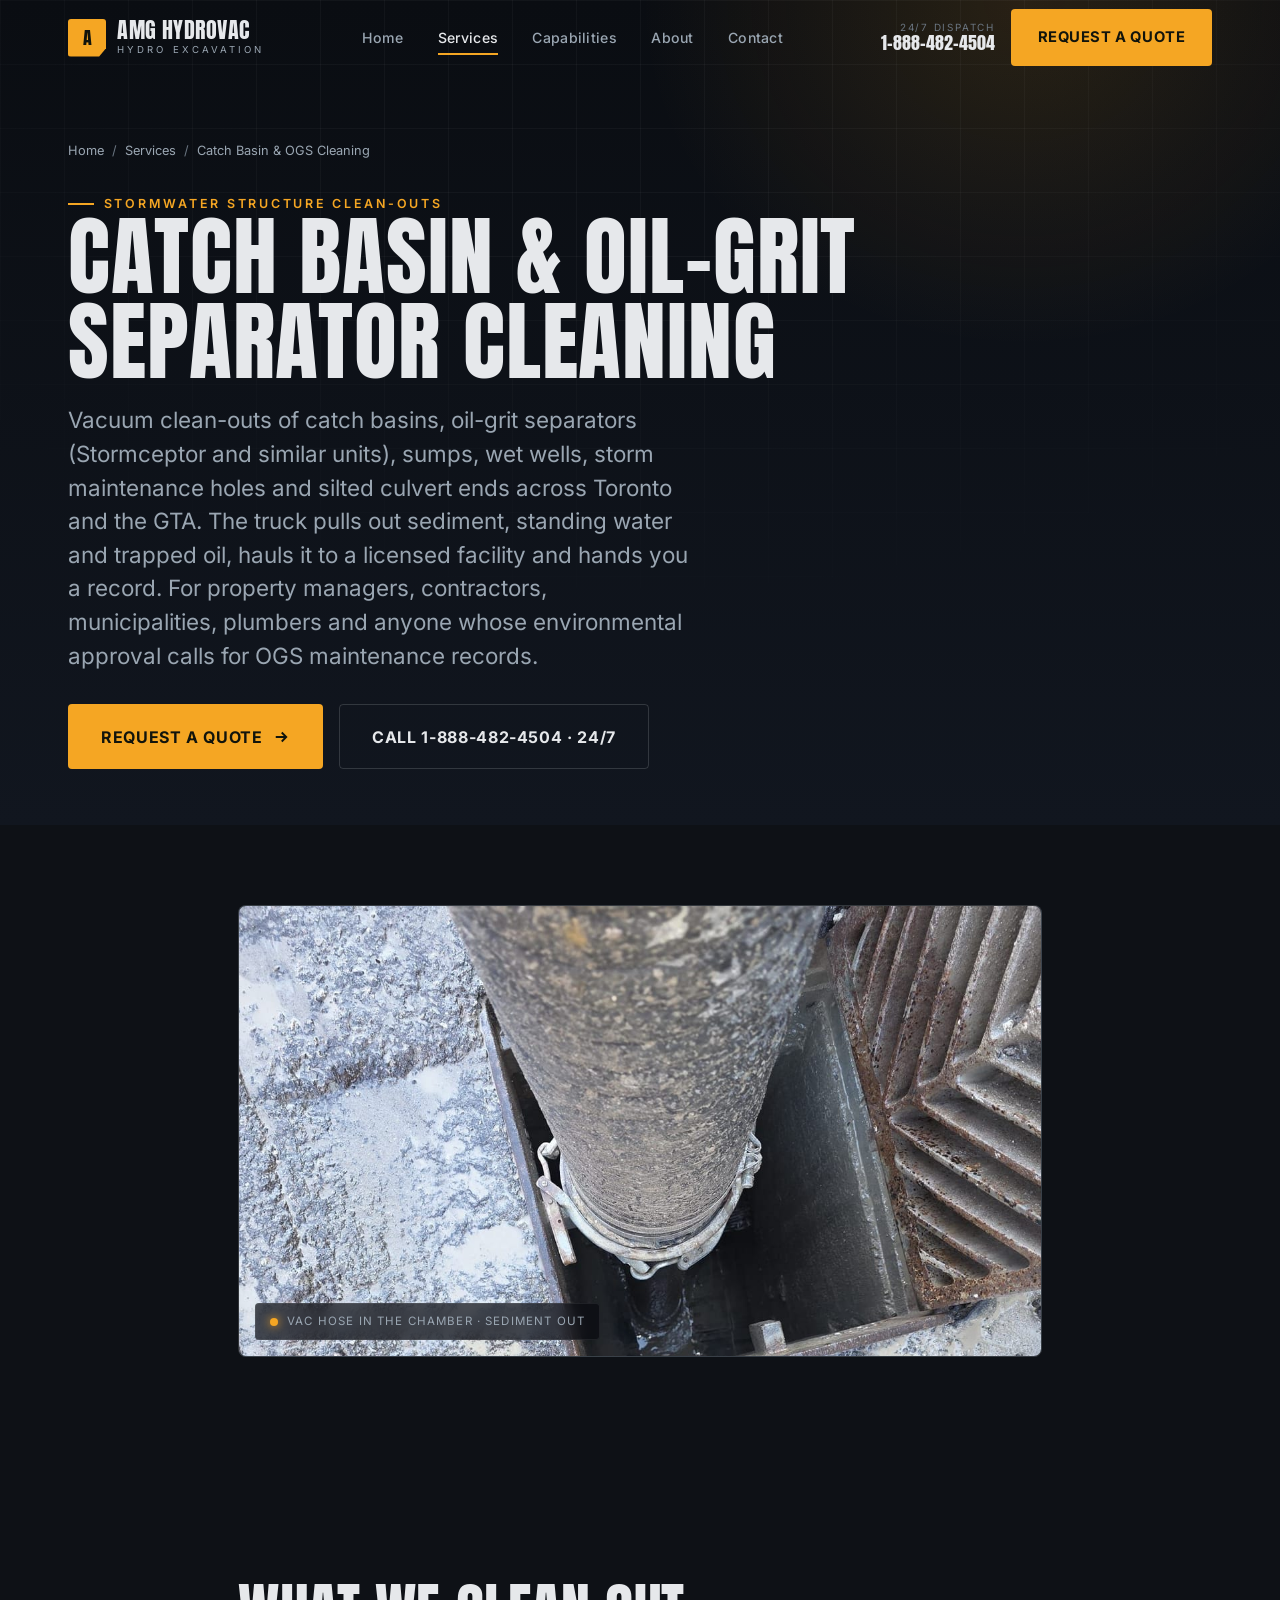
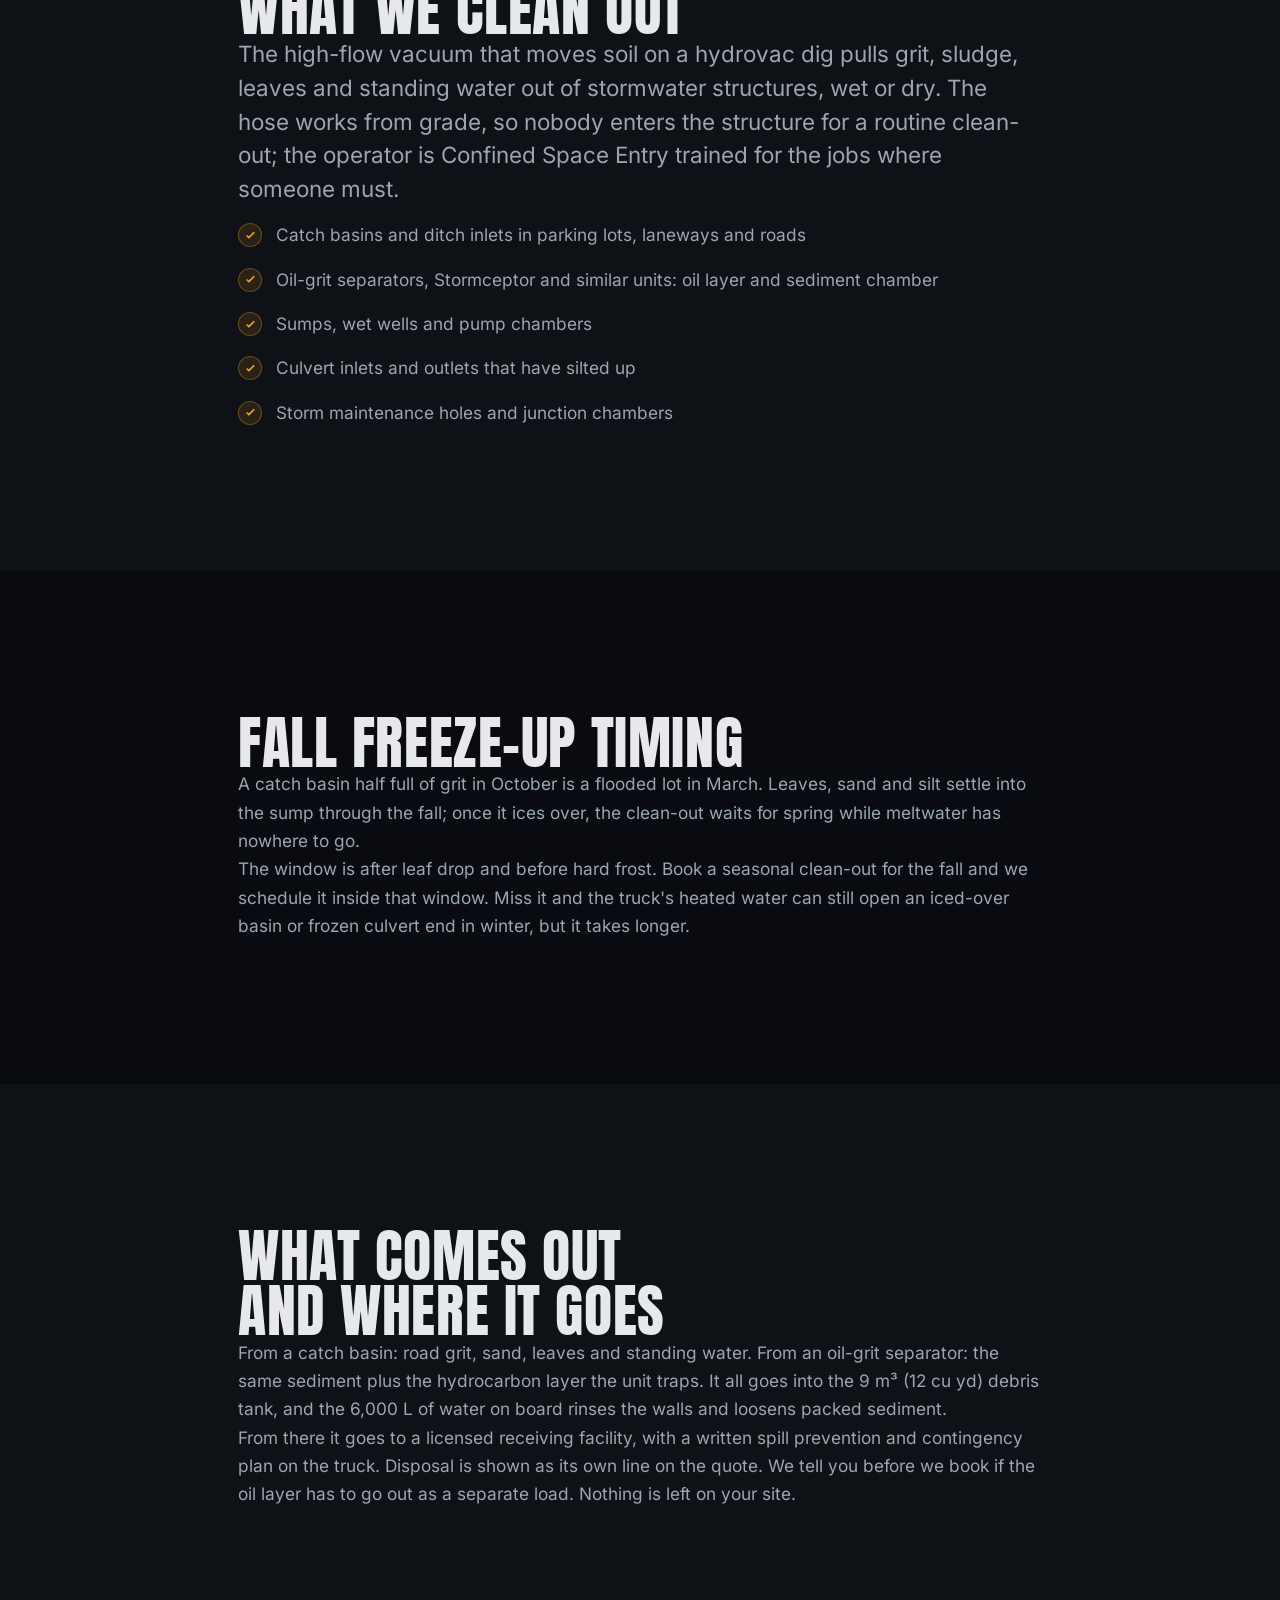
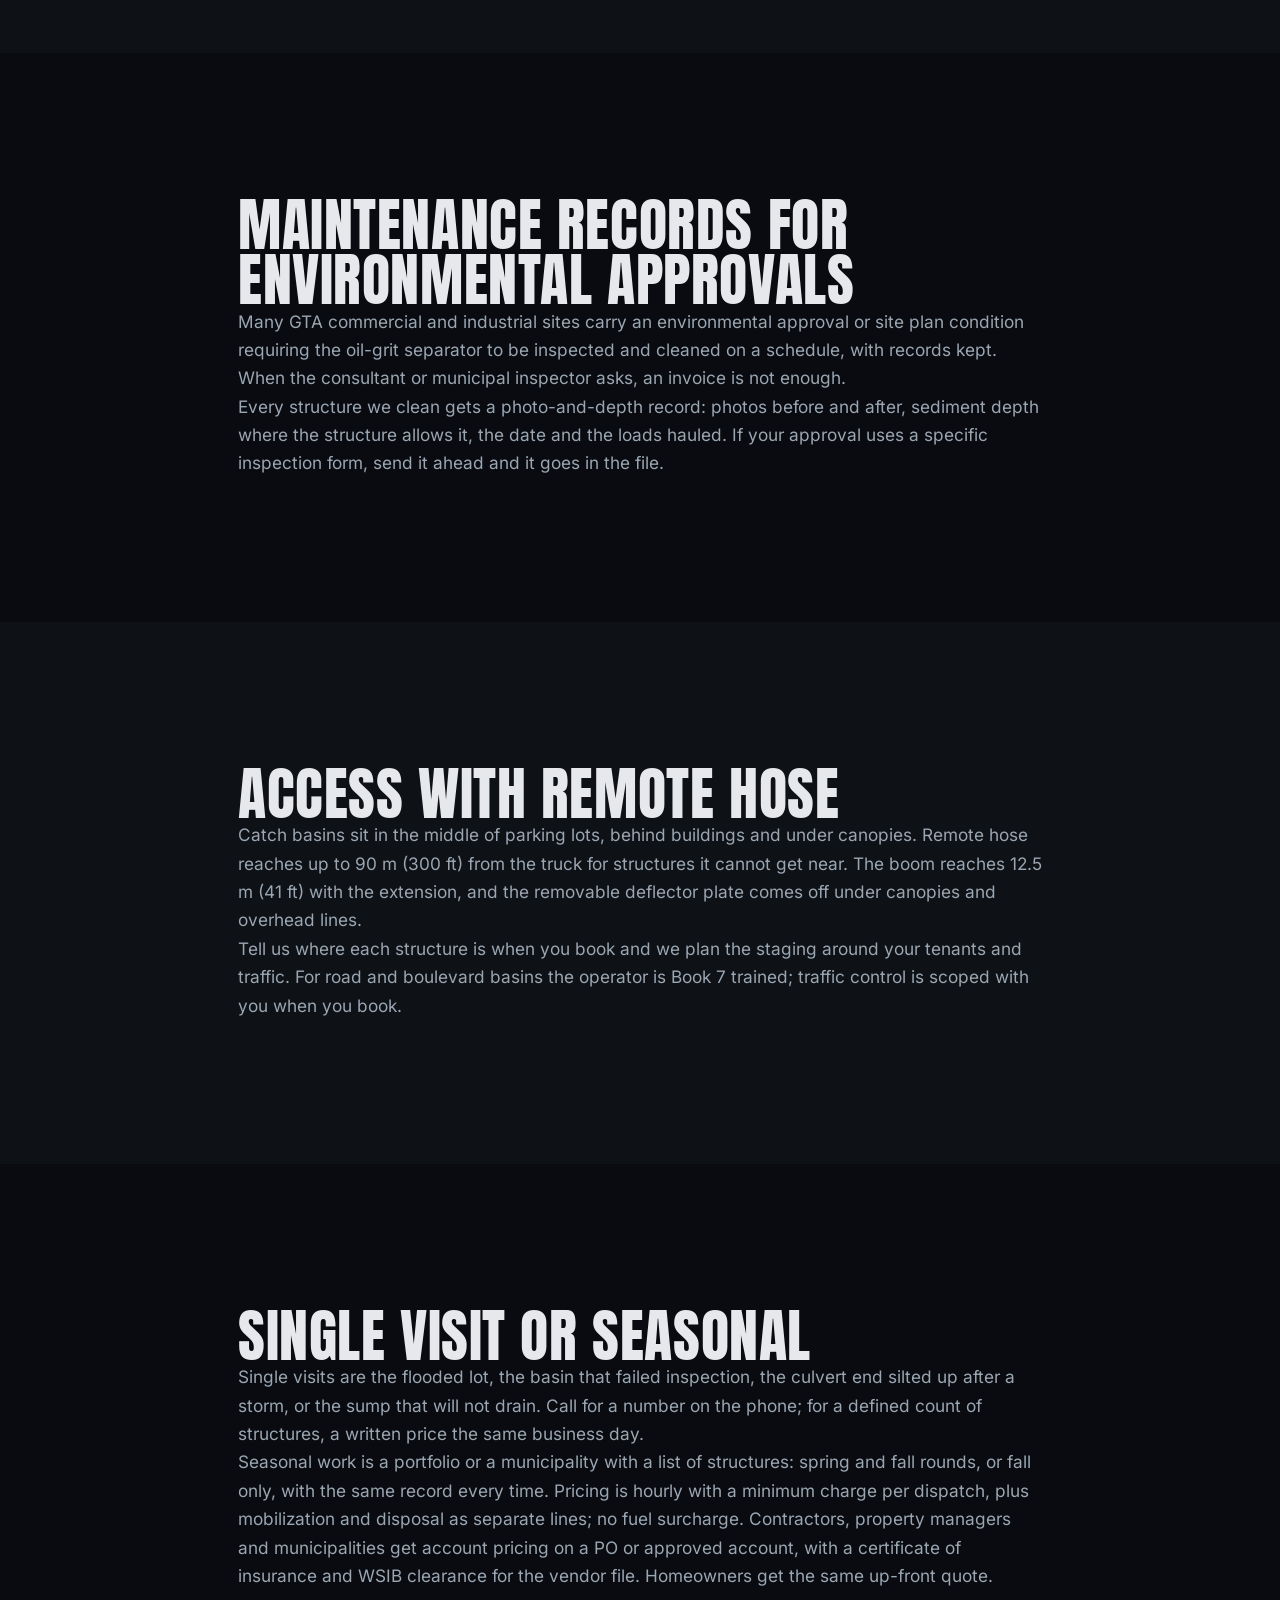
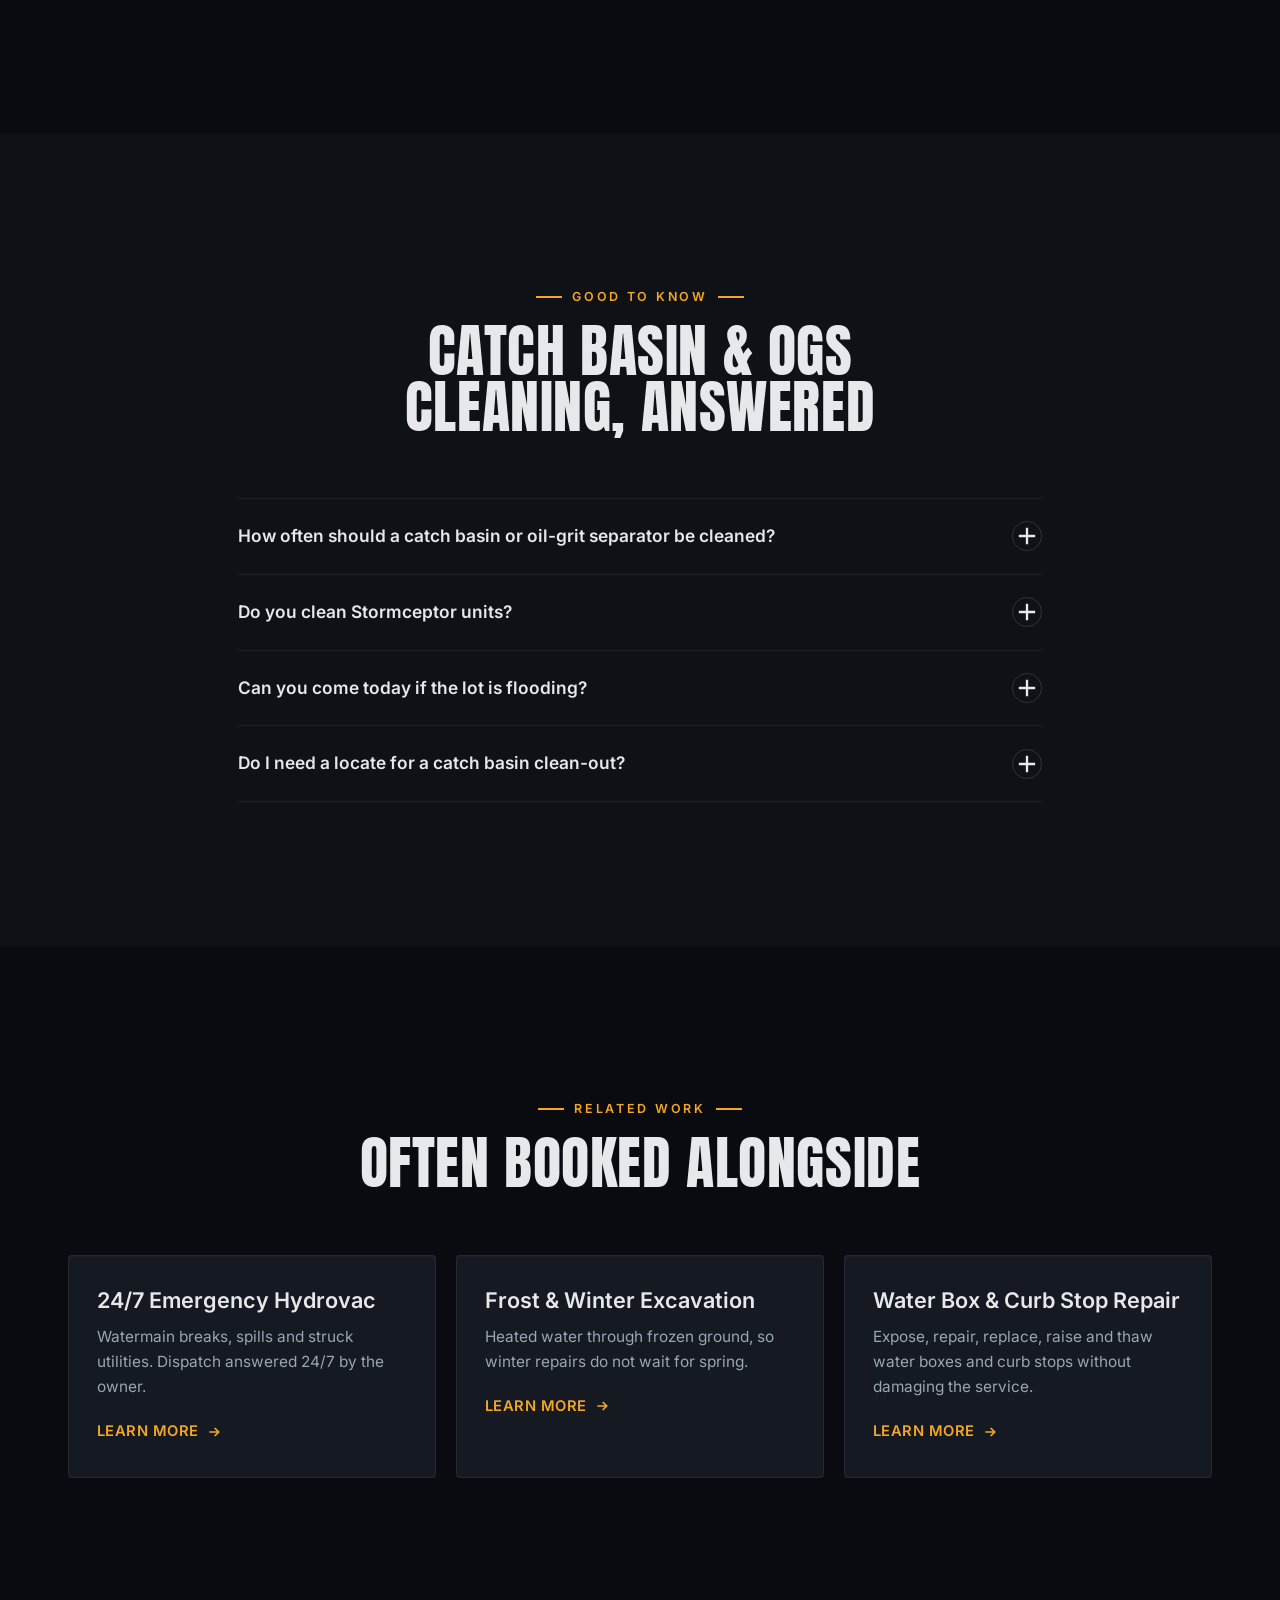
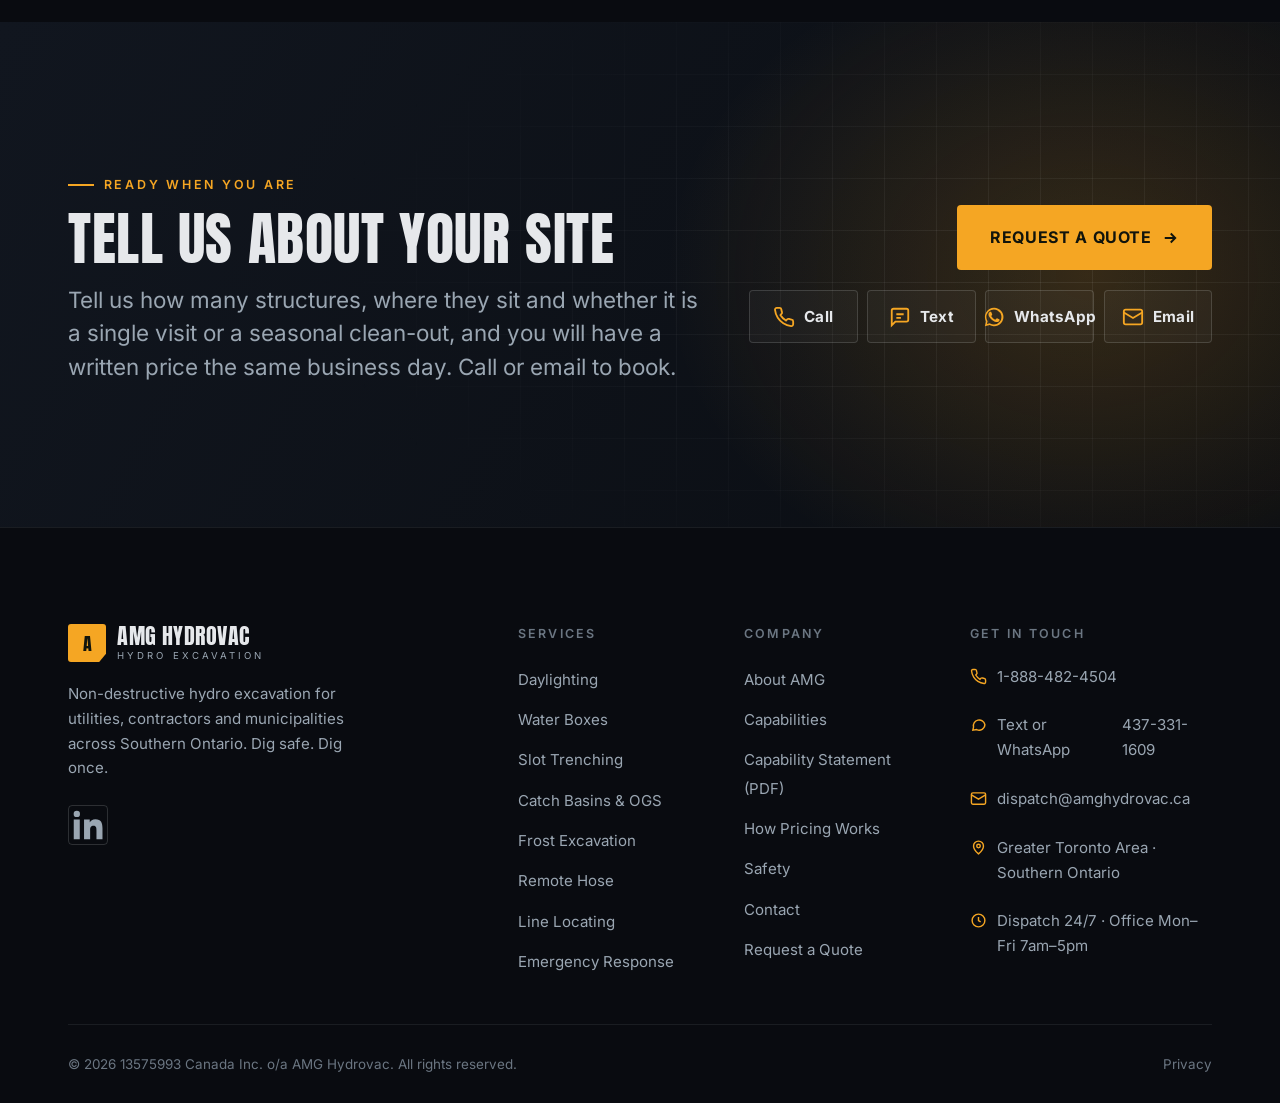
<file: services/catch-basin-cleaning/index.html>
<!DOCTYPE html>
<html lang="en-CA">
<head>
  <meta charset="UTF-8" />
  <meta name="viewport" content="width=device-width, initial-scale=1.0" />

  <!-- Google tag (gtag.js) -->
  <script async src="https://www.googletagmanager.com/gtag/js?id=AW-18297054824"></script>
  <script>
    window.dataLayer = window.dataLayer || [];
    function gtag(){dataLayer.push(arguments);}
    gtag('js', new Date());
    gtag('config', 'AW-18297054824');
  </script>
  <title>Catch Basin &amp; OGS Cleaning, Toronto &amp; GTA | AMG Hydrovac</title>
  <meta name="description" content="Hydrovac cleaning of catch basins, oil-grit separators, Stormceptor units, sumps and culvert ends in Toronto and the GTA. Licensed disposal and OGS records." />
  <meta name="theme-color" content="#0E1116" />
  <link rel="canonical" href="https://amghydrovac.ca/services/catch-basin-cleaning/" />
  <meta property="og:type" content="website" />
  <meta property="og:title" content="Catch Basin &amp; Oil-Grit Separator Cleaning · AMG Hydrovac" />
  <meta property="og:description" content="Hydrovac cleaning of catch basins, oil-grit separators, Stormceptor units, sumps and culvert ends in Toronto and the GTA. Licensed disposal and OGS records." />
  <meta property="og:url" content="https://amghydrovac.ca/services/catch-basin-cleaning/" />
  <meta property="og:image" content="https://amghydrovac.ca/assets/img/og.jpg" />
  <meta property="og:image:width" content="1200" />
  <meta property="og:image:height" content="630" />
  <meta name="twitter:card" content="summary_large_image" />
  <link rel="icon" href="/favicon.svg" type="image/svg+xml" />
  <link rel="icon" href="/favicon-48.png" sizes="48x48" type="image/png" />
  <link rel="apple-touch-icon" href="/apple-touch-icon.png" />
  <link rel="preload" href="/assets/fonts/anton-latin.woff2" as="font" type="font/woff2" crossorigin />
  <link rel="preload" href="/assets/fonts/inter-latin-var.woff2" as="font" type="font/woff2" crossorigin />
  <link rel="stylesheet" href="/assets/css/styles.css?v=20261013a" />
  <noscript><style>.reveal{opacity:1 !important;transform:none !important}</style></noscript>

  <script type="application/ld+json">
  {
    "@context": "https://schema.org",
    "@graph": [
      {
        "@type": "Service",
        "@id": "https://amghydrovac.ca/services/catch-basin-cleaning/#service",
        "name": "Catch Basin & Oil-Grit Separator Cleaning",
        "serviceType": "Catch Basin & Oil-Grit Separator Cleaning",
        "description": "Vacuum cleaning of catch basins, oil-grit separators (Stormceptor and similar units), sumps, wet wells, culvert ends and storm maintenance holes across Toronto, the GTA and Southern Ontario, with licensed disposal and maintenance records.",
        "url": "https://amghydrovac.ca/services/catch-basin-cleaning/",
        "provider": {
          "@type": "LocalBusiness",
          "@id": "https://amghydrovac.ca/#business",
          "name": "AMG Hydrovac",
          "legalName": "13575993 Canada Inc.",
          "telephone": "+1-888-482-4504",
          "url": "https://amghydrovac.ca"
        },
        "areaServed": [
          "Toronto",
          "Greater Toronto Area",
          "Hamilton",
          "Niagara Region",
          "Waterloo Region",
          "Southern Ontario"
        ]
      },
      {
        "@type": "BreadcrumbList",
        "itemListElement": [
          {
            "@type": "ListItem",
            "position": 1,
            "name": "Home",
            "item": "https://amghydrovac.ca/"
          },
          {
            "@type": "ListItem",
            "position": 2,
            "name": "Services",
            "item": "https://amghydrovac.ca/services.html"
          },
          {
            "@type": "ListItem",
            "position": 3,
            "name": "Catch Basin & Oil-Grit Separator Cleaning",
            "item": "https://amghydrovac.ca/services/catch-basin-cleaning/"
          }
        ]
      }
    ]
  }
  </script>
  <!-- sw-reset --><script>if("serviceWorker" in navigator){navigator.serviceWorker.getRegistrations().then(function(rs){var had=navigator.serviceWorker.controller;return Promise.all(rs.map(function(r){return r.unregister()})).then(function(){return "caches" in window?caches.keys().then(function(ks){return Promise.all(ks.map(function(k){return caches.delete(k)}))}):null}).then(function(){try{if(had&&!sessionStorage.getItem("amgSwReset")){sessionStorage.setItem("amgSwReset","1");location.reload()}}catch(e){}})}).catch(function(){})}</script>
</head>
<body>
  <a class="skip-link" href="#main">Skip to content</a>

  <header class="site-header">
    <div class="container header-inner">
      <a class="brand" href="/index.html" aria-label="AMG Hydrovac home">
        <span class="brand-mark">A</span>
        <span class="brand-text"><span class="brand-name">AMG&nbsp;HYDROVAC</span><span class="brand-sub">Hydro Excavation</span></span>
      </a>
      <nav class="nav" aria-label="Primary">
        <a href="/index.html">Home</a>
        <a href="/services.html" aria-current="page">Services</a>
        <a href="/capabilities.html">Capabilities</a>
        <a href="/about.html">About</a>
        <a href="/contact.html">Contact</a>
      </nav>
      <div class="header-cta">
        <span class="header-phone"><span>24/7 Dispatch</span><a href="tel:+18884824504">1-888-482-4504</a></span>
        <a class="btn" href="/contact.html">Request a Quote</a>
      </div>
      <a class="header-call" href="tel:+18884824504" aria-label="Call AMG Hydrovac, 24/7 dispatch"><svg viewBox="0 0 24 24" fill="none" stroke="currentColor" stroke-width="2.2" aria-hidden="true"><path d="M22 16.9v3a2 2 0 0 1-2.2 2 19.8 19.8 0 0 1-8.6-3 19.5 19.5 0 0 1-6-6 19.8 19.8 0 0 1-3-8.6A2 2 0 0 1 4.1 2h3a2 2 0 0 1 2 1.7c.1 1 .4 1.9.7 2.8a2 2 0 0 1-.5 2.1L8.1 9.9a16 16 0 0 0 6 6l1.3-1.3a2 2 0 0 1 2.1-.5c.9.3 1.8.6 2.8.7a2 2 0 0 1 1.7 2z"/></svg></a>
      <button class="menu-toggle" aria-label="Open menu" aria-expanded="false" aria-controls="mobile-menu"><span></span><span></span><span></span></button>
    </div>
  </header>

  <div class="mobile-menu" id="mobile-menu">
    <nav aria-label="Mobile">
      <a href="/index.html"><span class="idx">01</span> Home</a>
      <a href="/services.html"><span class="idx">02</span> Services</a>
      <a href="/capabilities.html"><span class="idx">03</span> Capabilities</a>
      <a href="/about.html"><span class="idx">04</span> About</a>
      <a href="/contact.html"><span class="idx">05</span> Contact</a>
    </nav>
    <div class="mobile-menu-footer">
      <a class="mobile-menu-phone" href="tel:+18884824504">1-888-482-4504</a>
      <a class="btn btn--lg" href="/contact.html">Request a Quote</a>
    </div>
  </div>

  <main id="main">
    <section class="page-hero">
      <div class="page-hero__bg"></div>
      <div class="container">
        <nav class="breadcrumb" aria-label="Breadcrumb"><a href="/">Home</a><span>/</span> <a href="/services.html">Services</a><span>/</span> Catch Basin &amp; OGS Cleaning</nav>
        <span class="eyebrow">Stormwater Structure Clean-Outs</span>
        <h1>Catch Basin &amp; Oil-Grit Separator Cleaning</h1>
        <p class="lead">Vacuum clean-outs of catch basins, oil-grit separators (Stormceptor and similar units), sumps, wet wells, storm maintenance holes and silted culvert ends across Toronto and the GTA. The truck pulls out sediment, standing water and trapped oil, hauls it to a licensed facility and hands you a record. For property managers, contractors, municipalities, plumbers and anyone whose environmental approval calls for OGS maintenance records.</p>
        <div class="hero__actions" style="margin-top:2rem;">
          <a class="btn btn--lg" href="/contact.html">Request a Quote <svg viewBox="0 0 24 24" fill="none" stroke="currentColor" stroke-width="2.5"><path d="M5 12h14M13 6l6 6-6 6"/></svg></a>
          <a class="btn btn--ghost btn--lg" href="tel:+18884824504">Call 1-888-482-4504 · 24/7</a>
        </div>
      </div>
    </section>

    <section class="section--tight">
      <div class="container container--narrow">
        <div class="media-frame media-frame--wide reveal">
          <img src="/assets/img/gallery/catch-basin-vac-hose.jpg" alt="Hydrovac hose lowered into an open catch basin chamber to vacuum out sediment" loading="lazy" decoding="async" />
          <span class="media-frame__label">Vac hose in the chamber · sediment out</span>
        </div>
      </div>
    </section>

    <section class="section">
      <div class="container container--narrow">
        <div class="reveal">
          <h2>What We Clean Out</h2>
          <p class="lead">The high-flow vacuum that moves soil on a hydrovac dig pulls grit, sludge, leaves and standing water out of stormwater structures, wet or dry. The hose works from grade, so nobody enters the structure for a routine clean-out; the operator is Confined Space Entry trained for the jobs where someone must.</p>
          <ul class="feature-list mt-sm">
            <li><span class="tick"><svg viewBox="0 0 24 24" fill="none" stroke="currentColor" stroke-width="3"><path d="M5 12l4 4 10-10"/></svg></span><span class="txt">Catch basins and ditch inlets in parking lots, laneways and roads</span></li>
            <li><span class="tick"><svg viewBox="0 0 24 24" fill="none" stroke="currentColor" stroke-width="3"><path d="M5 12l4 4 10-10"/></svg></span><span class="txt">Oil-grit separators, Stormceptor and similar units: oil layer and sediment chamber</span></li>
            <li><span class="tick"><svg viewBox="0 0 24 24" fill="none" stroke="currentColor" stroke-width="3"><path d="M5 12l4 4 10-10"/></svg></span><span class="txt">Sumps, wet wells and pump chambers</span></li>
            <li><span class="tick"><svg viewBox="0 0 24 24" fill="none" stroke="currentColor" stroke-width="3"><path d="M5 12l4 4 10-10"/></svg></span><span class="txt">Culvert inlets and outlets that have silted up</span></li>
            <li><span class="tick"><svg viewBox="0 0 24 24" fill="none" stroke="currentColor" stroke-width="3"><path d="M5 12l4 4 10-10"/></svg></span><span class="txt">Storm maintenance holes and junction chambers</span></li>
          </ul>
        </div>
      </div>
    </section>

    <section class="section bg-ink">
      <div class="container container--narrow">
        <div class="reveal">
          <h2>Fall Freeze-Up Timing</h2>
          <p>A catch basin half full of grit in October is a flooded lot in March. Leaves, sand and silt settle into the sump through the fall; once it ices over, the clean-out waits for spring while meltwater has nowhere to go.</p>
          <p>The window is after leaf drop and before hard frost. Book a seasonal clean-out for the fall and we schedule it inside that window. Miss it and the truck's heated water can still open an iced-over basin or frozen culvert end in winter, but it takes longer.</p>

        </div>
      </div>
    </section>

    <section class="section">
      <div class="container container--narrow">
        <div class="reveal">
          <h2>What Comes Out and Where It Goes</h2>
          <p>From a catch basin: road grit, sand, leaves and standing water. From an oil-grit separator: the same sediment plus the hydrocarbon layer the unit traps. It all goes into the 9 m³ (12 cu yd) debris tank, and the 6,000 L of water on board rinses the walls and loosens packed sediment.</p>
          <p>From there it goes to a licensed receiving facility, with a written spill prevention and contingency plan on the truck. Disposal is shown as its own line on the quote. We tell you before we book if the oil layer has to go out as a separate load. Nothing is left on your site.</p>

        </div>
      </div>
    </section>

    <section class="section bg-ink">
      <div class="container container--narrow">
        <div class="reveal">
          <h2>Maintenance Records for Environmental Approvals</h2>
          <p>Many GTA commercial and industrial sites carry an environmental approval or site plan condition requiring the oil-grit separator to be inspected and cleaned on a schedule, with records kept. When the consultant or municipal inspector asks, an invoice is not enough.</p>
          <p>Every structure we clean gets a photo-and-depth record: photos before and after, sediment depth where the structure allows it, the date and the loads hauled. If your approval uses a specific inspection form, send it ahead and it goes in the file.</p>

        </div>
      </div>
    </section>

    <section class="section">
      <div class="container container--narrow">
        <div class="reveal">
          <h2>Access With Remote Hose</h2>
          <p>Catch basins sit in the middle of parking lots, behind buildings and under canopies. Remote hose reaches up to 90 m (300 ft) from the truck for structures it cannot get near. The boom reaches 12.5 m (41 ft) with the extension, and the removable deflector plate comes off under canopies and overhead lines.</p>
          <p>Tell us where each structure is when you book and we plan the staging around your tenants and traffic. For road and boulevard basins the operator is Book 7 trained; traffic control is scoped with you when you book.</p>

        </div>
      </div>
    </section>

    <section class="section bg-ink">
      <div class="container container--narrow">
        <div class="reveal">
          <h2>Single Visit or Seasonal</h2>
          <p>Single visits are the flooded lot, the basin that failed inspection, the culvert end silted up after a storm, or the sump that will not drain. Call for a number on the phone; for a defined count of structures, a written price the same business day.</p>
          <p>Seasonal work is a portfolio or a municipality with a list of structures: spring and fall rounds, or fall only, with the same record every time. Pricing is hourly with a minimum charge per dispatch, plus mobilization and disposal as separate lines; no fuel surcharge. Contractors, property managers and municipalities get account pricing on a PO or approved account, with a certificate of insurance and WSIB clearance for the vendor file. Homeowners get the same up-front quote.</p>

        </div>
      </div>
    </section>

    <!-- FAQ -->
    <section class="section">
      <div class="container container--narrow">
        <div class="section-head is-centered">
          <span class="eyebrow is-centered">Good to Know</span>
          <h2>Catch Basin &amp; OGS Cleaning, Answered</h2>
        </div>
        <div class="accordion reveal">
          <div class="acc-item">
            <button class="acc-q" aria-expanded="false" aria-controls="faq1">How often should a catch basin or oil-grit separator be cleaned?<span class="ico"><svg viewBox="0 0 24 24" fill="none" stroke="currentColor" stroke-width="2"><path d="M12 5v14M5 12h14"/></svg></span></button>
            <div class="acc-a" id="faq1"><p>It depends on the site. A treed lot with heavy traffic fills a sump faster than a quiet one, and most OGS manufacturers specify a sediment depth that triggers a clean-out. Inspect spring and fall, clean before freeze-up, and check what your approval requires.</p></div>
          </div>
          <div class="acc-item">
            <button class="acc-q" aria-expanded="false" aria-controls="faq2">Do you clean Stormceptor units?<span class="ico"><svg viewBox="0 0 24 24" fill="none" stroke="currentColor" stroke-width="2"><path d="M12 5v14M5 12h14"/></svg></span></button>
            <div class="acc-a" id="faq2"><p>Yes. The oil layer and sediment chamber are vacuumed out through the access cover with no one entering the unit, and we record sediment depth before and after for your maintenance file.</p></div>
          </div>
          <div class="acc-item">
            <button class="acc-q" aria-expanded="false" aria-controls="faq3">Can you come today if the lot is flooding?<span class="ico"><svg viewBox="0 0 24 24" fill="none" stroke="currentColor" stroke-width="2"><path d="M12 5v14M5 12h14"/></svg></span></button>
            <div class="acc-a" id="faq3"><p>Call the dispatch line; it is answered 24/7 by the owner, who tells you where the nearest truck is and when it can be at your lot. A flooding lot is handled as an emergency call.</p></div>
          </div>
          <div class="acc-item">
            <button class="acc-q" aria-expanded="false" aria-controls="faq4">Do I need a locate for a catch basin clean-out?<span class="ico"><svg viewBox="0 0 24 24" fill="none" stroke="currentColor" stroke-width="2"><path d="M12 5v14M5 12h14"/></svg></span></button>
            <div class="acc-a" id="faq4"><p>Not for a clean-out from grade; nothing is excavated. If it turns into digging to expose a crushed culvert end or a broken lead, we confirm an Ontario One Call ticket first.</p></div>
          </div>
        </div>
      </div>
    </section>

    <!-- RELATED -->
    <section class="section bg-ink">
      <div class="container">
        <div class="section-head is-centered">
          <span class="eyebrow is-centered">Related Work</span>
          <h2>Often Booked Alongside</h2>
        </div>
        <div class="cards cards--3">
          <article class="card reveal" data-delay="1">
            <h4>24/7 Emergency Hydrovac</h4>
            <p>Watermain breaks, spills and struck utilities. Dispatch answered 24/7 by the owner.</p>
            <a class="card__link link-arrow" href="/services/emergency-hydrovac/">Learn more <svg viewBox="0 0 24 24" fill="none" stroke="currentColor" stroke-width="2.5"><path d="M5 12h14M13 6l6 6-6 6"/></svg></a>
          </article>
          <article class="card reveal" data-delay="2">
            <h4>Frost &amp; Winter Excavation</h4>
            <p>Heated water through frozen ground, so winter repairs do not wait for spring.</p>
            <a class="card__link link-arrow" href="/services/frost-excavation/">Learn more <svg viewBox="0 0 24 24" fill="none" stroke="currentColor" stroke-width="2.5"><path d="M5 12h14M13 6l6 6-6 6"/></svg></a>
          </article>
          <article class="card reveal" data-delay="3">
            <h4>Water Box &amp; Curb Stop Repair</h4>
            <p>Expose, repair, replace, raise and thaw water boxes and curb stops without damaging the service.</p>
            <a class="card__link link-arrow" href="/services/water-box-repair/">Learn more <svg viewBox="0 0 24 24" fill="none" stroke="currentColor" stroke-width="2.5"><path d="M5 12h14M13 6l6 6-6 6"/></svg></a>
          </article>
        </div>
      </div>
    </section>

    <!-- CTA BAND -->
    <section class="section cta-band">
      <div class="cta-band__bg"></div>
      <div class="container inner">
        <div class="reveal">
          <span class="eyebrow">Ready When You Are</span>
          <h2 class="mt-sm">Tell Us About Your Site</h2>
          <p class="lead">Tell us how many structures, where they sit and whether it is a single visit or a seasonal clean-out, and you will have a written price the same business day. Call or email to book.</p>
        </div>
        <div class="actions reveal" data-delay="2">
          <a class="btn btn--lg" href="/contact.html">Request a Quote <svg viewBox="0 0 24 24" fill="none" stroke="currentColor" stroke-width="2.5"><path d="M5 12h14M13 6l6 6-6 6"/></svg></a>
          <div class="book-row" aria-label="Book by phone, text, WhatsApp or email"><a class="book-btn" href="tel:+18884824504"><svg viewBox="0 0 24 24" fill="none" stroke="currentColor" stroke-width="2" aria-hidden="true"><path d="M22 16.9v3a2 2 0 0 1-2.2 2 19.8 19.8 0 0 1-8.6-3 19.5 19.5 0 0 1-6-6 19.8 19.8 0 0 1-3-8.6A2 2 0 0 1 4.1 2h3a2 2 0 0 1 2 1.7c.1 1 .4 1.9.7 2.8a2 2 0 0 1-.5 2.1L8.1 9.9a16 16 0 0 0 6 6l1.3-1.3a2 2 0 0 1 2.1-.5c.9.3 1.8.6 2.8.7a2 2 0 0 1 1.7 2z"/></svg><span>Call</span></a><a class="book-btn" href="sms:+14373311609?&body=Hi%20AMG%20Hydrovac%2C%20I%20would%20like%20to%20book%20hydrovac%20work.%20Site%20address%3A%20___%20%2F%20Service%20needed%3A%20___%20%2F%20When%3A%20___"><svg viewBox="0 0 24 24" fill="none" stroke="currentColor" stroke-width="2" aria-hidden="true"><path d="M21 15a2 2 0 0 1-2 2H7l-4 4V5a2 2 0 0 1 2-2h14a2 2 0 0 1 2 2z"/><path d="M8 9h8M8 13h5"/></svg><span>Text</span></a><a class="book-btn" href="https://wa.me/14373311609?text=Hi%20AMG%20Hydrovac%2C%20I%20would%20like%20to%20book%20hydrovac%20work.%20Site%20address%3A%20___%20%2F%20Service%20needed%3A%20___%20%2F%20When%3A%20___" target="_blank" rel="noopener"><svg viewBox="0 0 24 24" fill="currentColor" aria-hidden="true"><path d="M17.5 14.4c-.3-.1-1.8-.9-2-1-.3-.1-.5-.1-.7.1-.2.3-.8 1-1 1.2-.2.2-.3.2-.6.1-.3-.1-1.3-.5-2.4-1.5-.9-.8-1.5-1.8-1.7-2.1-.2-.3 0-.5.1-.6l.5-.6c.1-.2.2-.3.3-.5.1-.2 0-.4 0-.5l-.9-2.2c-.2-.6-.5-.5-.7-.5h-.6c-.2 0-.5.1-.8.4-.3.3-1 1-1 2.5s1.1 2.9 1.2 3.1c.1.2 2.1 3.2 5.1 4.5.7.3 1.3.5 1.7.6.7.2 1.4.2 1.9.1.6-.1 1.8-.7 2-1.4.2-.7.2-1.3.2-1.4-.1-.1-.3-.2-.6-.3zM12 2a10 10 0 0 0-8.6 15l-1.4 5 5.2-1.4A10 10 0 1 0 12 2zm0 18.2c-1.5 0-3-.4-4.3-1.2l-.3-.2-3.1.8.8-3-.2-.3A8.2 8.2 0 1 1 12 20.2z"/></svg><span>WhatsApp</span></a><a class="book-btn" href="mailto:quotes@amghydrovac.ca?subject=Booking%20request"><svg viewBox="0 0 24 24" fill="none" stroke="currentColor" stroke-width="2" aria-hidden="true"><rect x="2" y="4" width="20" height="16" rx="2"/><path d="m2 7 10 6 10-6"/></svg><span>Email</span></a></div>
        </div>
      </div>
    </section>
  </main>

  <footer class="site-footer">
    <div class="container">
      <div class="footer-grid">
        <div class="footer-brand">
          <a class="brand" href="/index.html" aria-label="AMG Hydrovac home">
            <span class="brand-mark">A</span>
            <span class="brand-text"><span class="brand-name">AMG&nbsp;HYDROVAC</span><span class="brand-sub">Hydro Excavation</span></span>
          </a>
          <p>Non-destructive hydro excavation for utilities, contractors and municipalities across Southern Ontario. Dig safe. Dig once.</p>
          <div class="footer-social">
            <a href="https://www.linkedin.com/company/amg-hydrovac" target="_blank" rel="noopener" aria-label="AMG Hydrovac on LinkedIn"><svg viewBox="0 0 24 24" fill="currentColor"><path d="M6.94 5a2 2 0 1 1-4 0 2 2 0 0 1 4 0zM3 8.5h3.8V21H3zM9.5 8.5h3.6v1.7h.05c.5-.9 1.7-1.9 3.5-1.9 3.8 0 4.5 2.5 4.5 5.7V21h-3.8v-5.5c0-1.3 0-3-1.9-3s-2.1 1.4-2.1 2.9V21H9.5z"/></svg></a>
          </div>
        </div>
        <div class="footer-col"><h5>Services</h5><ul>
          <li><a href="/services/daylighting-potholing/">Daylighting</a></li>
            <li><a href="/services/water-box-repair/">Water Boxes</a></li>
          <li><a href="/services.html#trenching">Slot Trenching</a></li>
          <li><a href="/services/catch-basin-cleaning/">Catch Basins &amp; OGS</a></li>
          <li><a href="/services/frost-excavation/">Frost Excavation</a></li>
          <li><a href="/services.html#remote">Remote Hose</a></li>
          <li><a href="/services.html#locating">Line Locating</a></li>
          <li><a href="/services/emergency-hydrovac/">Emergency Response</a></li>
        </ul></div>
        <div class="footer-col"><h5>Company</h5><ul>
          <li><a href="/about.html">About AMG</a></li>
          <li><a href="/capabilities.html">Capabilities</a></li>
          <li><a href="/capability-statement.pdf" target="_blank" rel="noopener">Capability Statement (PDF)</a></li>
          <li><a href="/services.html#pricing">How Pricing Works</a></li>
          <li><a href="/about.html#safety">Safety</a></li>
          <li><a href="/contact.html">Contact</a></li>
          <li><a href="/contact.html">Request a Quote</a></li>
        </ul></div>
        <div class="footer-col"><h5>Get in Touch</h5><ul class="footer-contact">
          <li><svg viewBox="0 0 24 24" fill="none" stroke="currentColor" stroke-width="2"><path d="M22 16.9v3a2 2 0 0 1-2.2 2 19.8 19.8 0 0 1-8.6-3 19.5 19.5 0 0 1-6-6 19.8 19.8 0 0 1-3-8.6A2 2 0 0 1 4.1 2h3a2 2 0 0 1 2 1.7c.1 1 .4 1.9.7 2.8a2 2 0 0 1-.5 2.1L8.1 9.9a16 16 0 0 0 6 6l1.3-1.3a2 2 0 0 1 2.1-.5c.9.3 1.8.6 2.8.7a2 2 0 0 1 1.7 2z"/></svg> <a href="tel:+18884824504">1-888-482-4504</a></li>
          <li><svg viewBox="0 0 24 24" fill="none" stroke="currentColor" stroke-width="2"><path d="M21 12a8 8 0 0 1-11.6 7.1L4 20l1-4.3A8 8 0 1 1 21 12z"/></svg> Text or WhatsApp <a href="sms:+14373311609?&body=Hi%20AMG%20Hydrovac%2C%20I%20would%20like%20to%20book%20hydrovac%20work.%20Site%20address%3A%20___%20%2F%20Service%20needed%3A%20___%20%2F%20When%3A%20___">437-331-1609</a></li>
          <li><svg viewBox="0 0 24 24" fill="none" stroke="currentColor" stroke-width="2"><rect x="2" y="4" width="20" height="16" rx="2"/><path d="m2 7 10 6 10-6"/></svg> <a href="mailto:dispatch@amghydrovac.ca">dispatch@amghydrovac.ca</a></li>
          <li><svg viewBox="0 0 24 24" fill="none" stroke="currentColor" stroke-width="2"><path d="M12 21s-7-5.5-7-11a7 7 0 0 1 14 0c0 5.5-7 11-7 11z"/><circle cx="12" cy="10" r="2.5"/></svg> Greater Toronto Area · Southern Ontario</li>
          <li><svg viewBox="0 0 24 24" fill="none" stroke="currentColor" stroke-width="2"><circle cx="12" cy="12" r="9"/><path d="M12 7v5l3 2"/></svg> Dispatch 24/7 · Office Mon–Fri 7am–5pm</li>
        </ul></div>
      </div>
      <div class="footer-bottom">
        <p>&copy; <span data-year>2026</span> 13575993 Canada Inc. o/a AMG Hydrovac. All rights reserved.</p>
        <div class="legal"><a href="/privacy.html">Privacy</a></div>
      </div>
    </div>
  </footer>

  <!-- Sticky mobile action bar -->
  <nav class="sticky-bar" aria-label="Quick actions">
    <a class="sticky-bar__call" href="tel:+18884824504">
      <svg viewBox="0 0 24 24" fill="none" stroke="currentColor" stroke-width="2" aria-hidden="true"><path d="M22 16.9v3a2 2 0 0 1-2.2 2 19.8 19.8 0 0 1-8.6-3 19.5 19.5 0 0 1-6-6 19.8 19.8 0 0 1-3-8.6A2 2 0 0 1 4.1 2h3a2 2 0 0 1 2 1.7c.1 1 .4 1.9.7 2.8a2 2 0 0 1-.5 2.1L8.1 9.9a16 16 0 0 0 6 6l1.3-1.3a2 2 0 0 1 2.1-.5c.9.3 1.8.6 2.8.7a2 2 0 0 1 1.7 2z"/></svg>
      Call 24/7
    </a>
    <a class="sticky-bar__quote" href="/contact.html">Get a Quote</a>
  </nav>

  <script src="/assets/js/main.js?v=20261013a" defer></script>
</body>
</html>
</file>
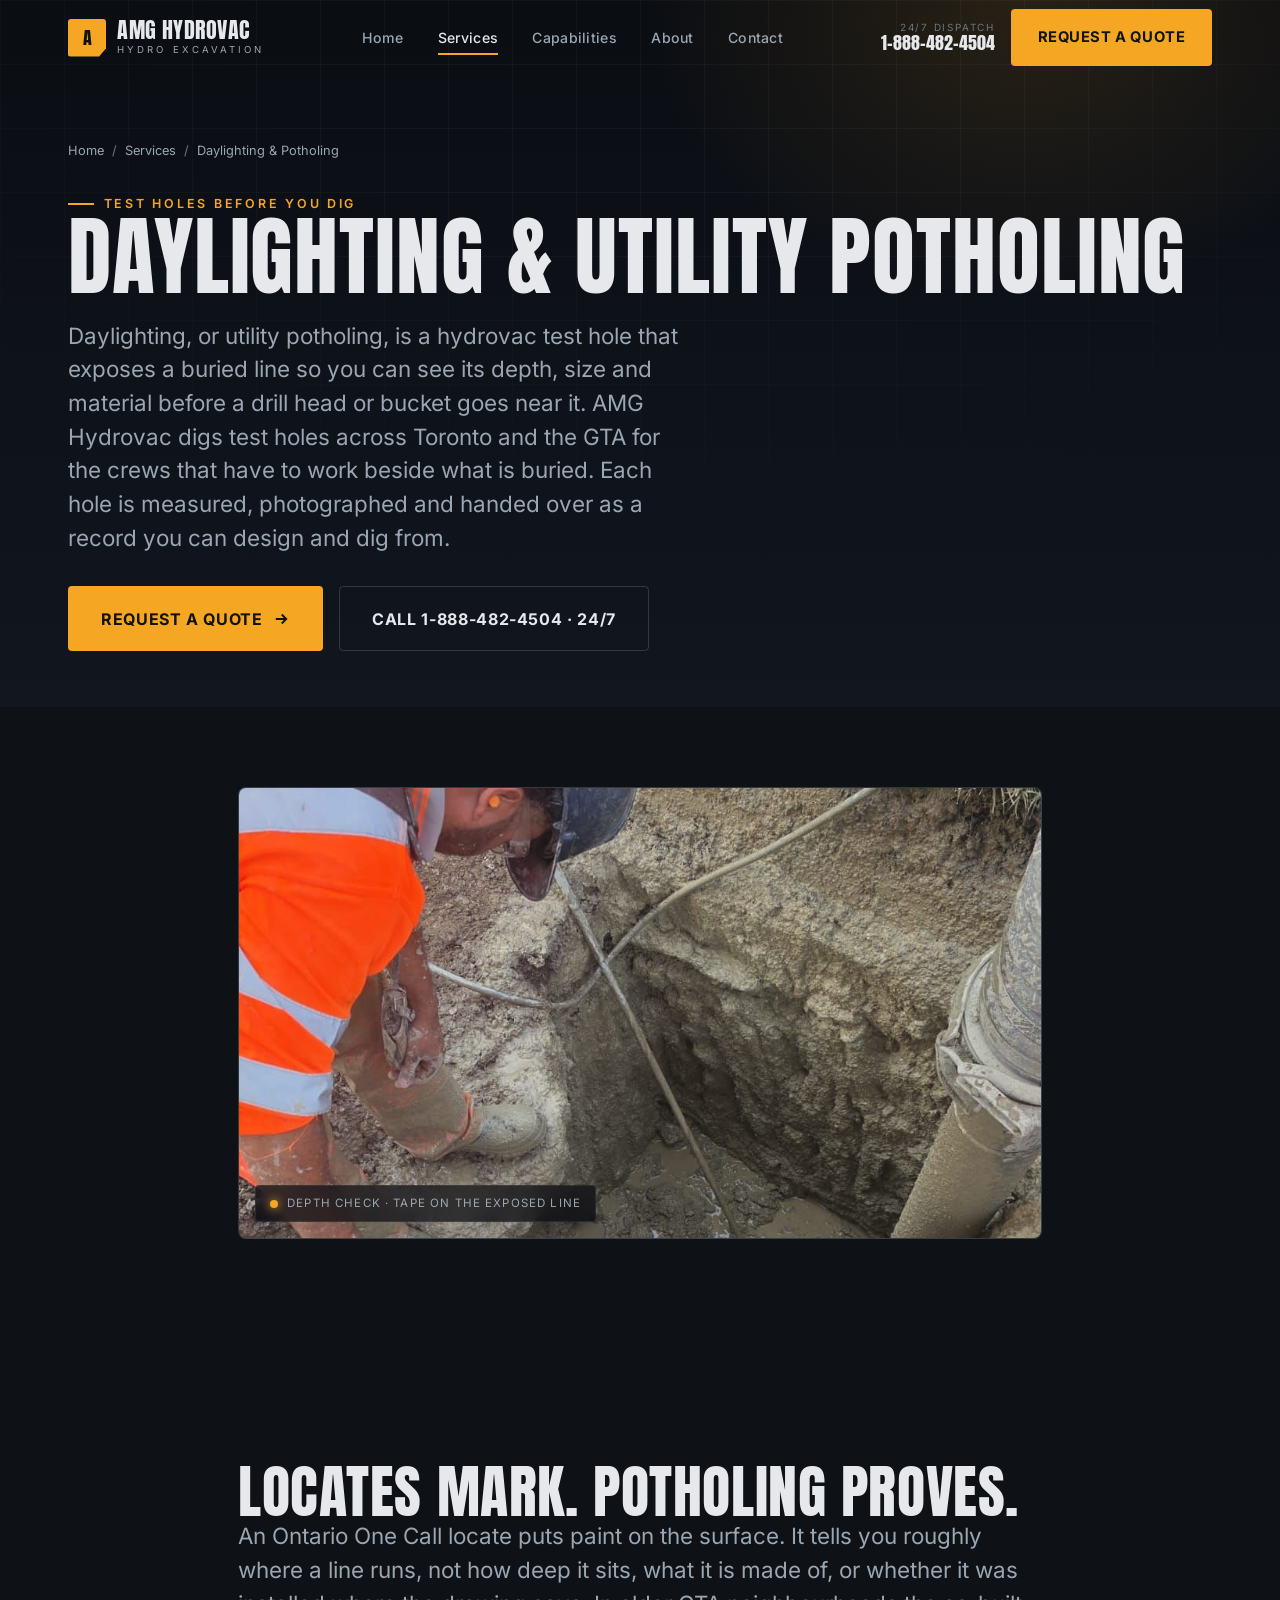
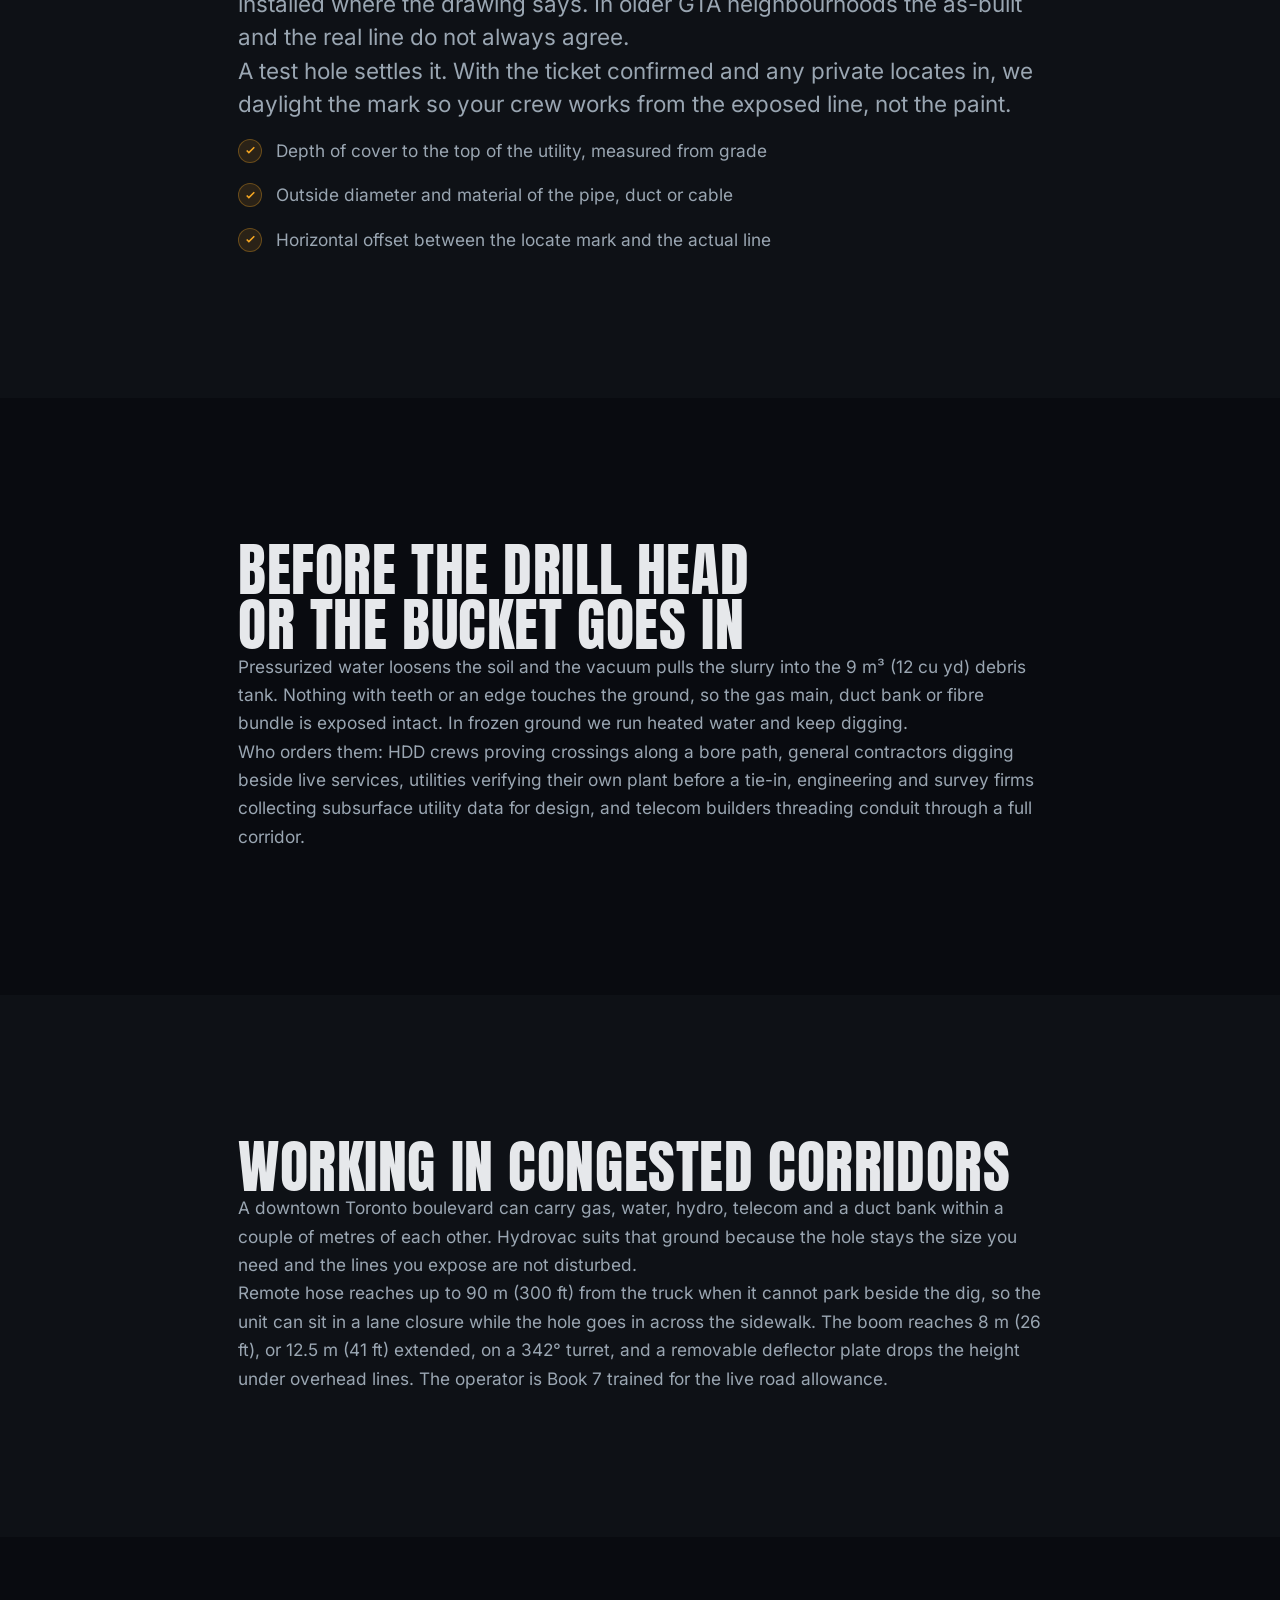
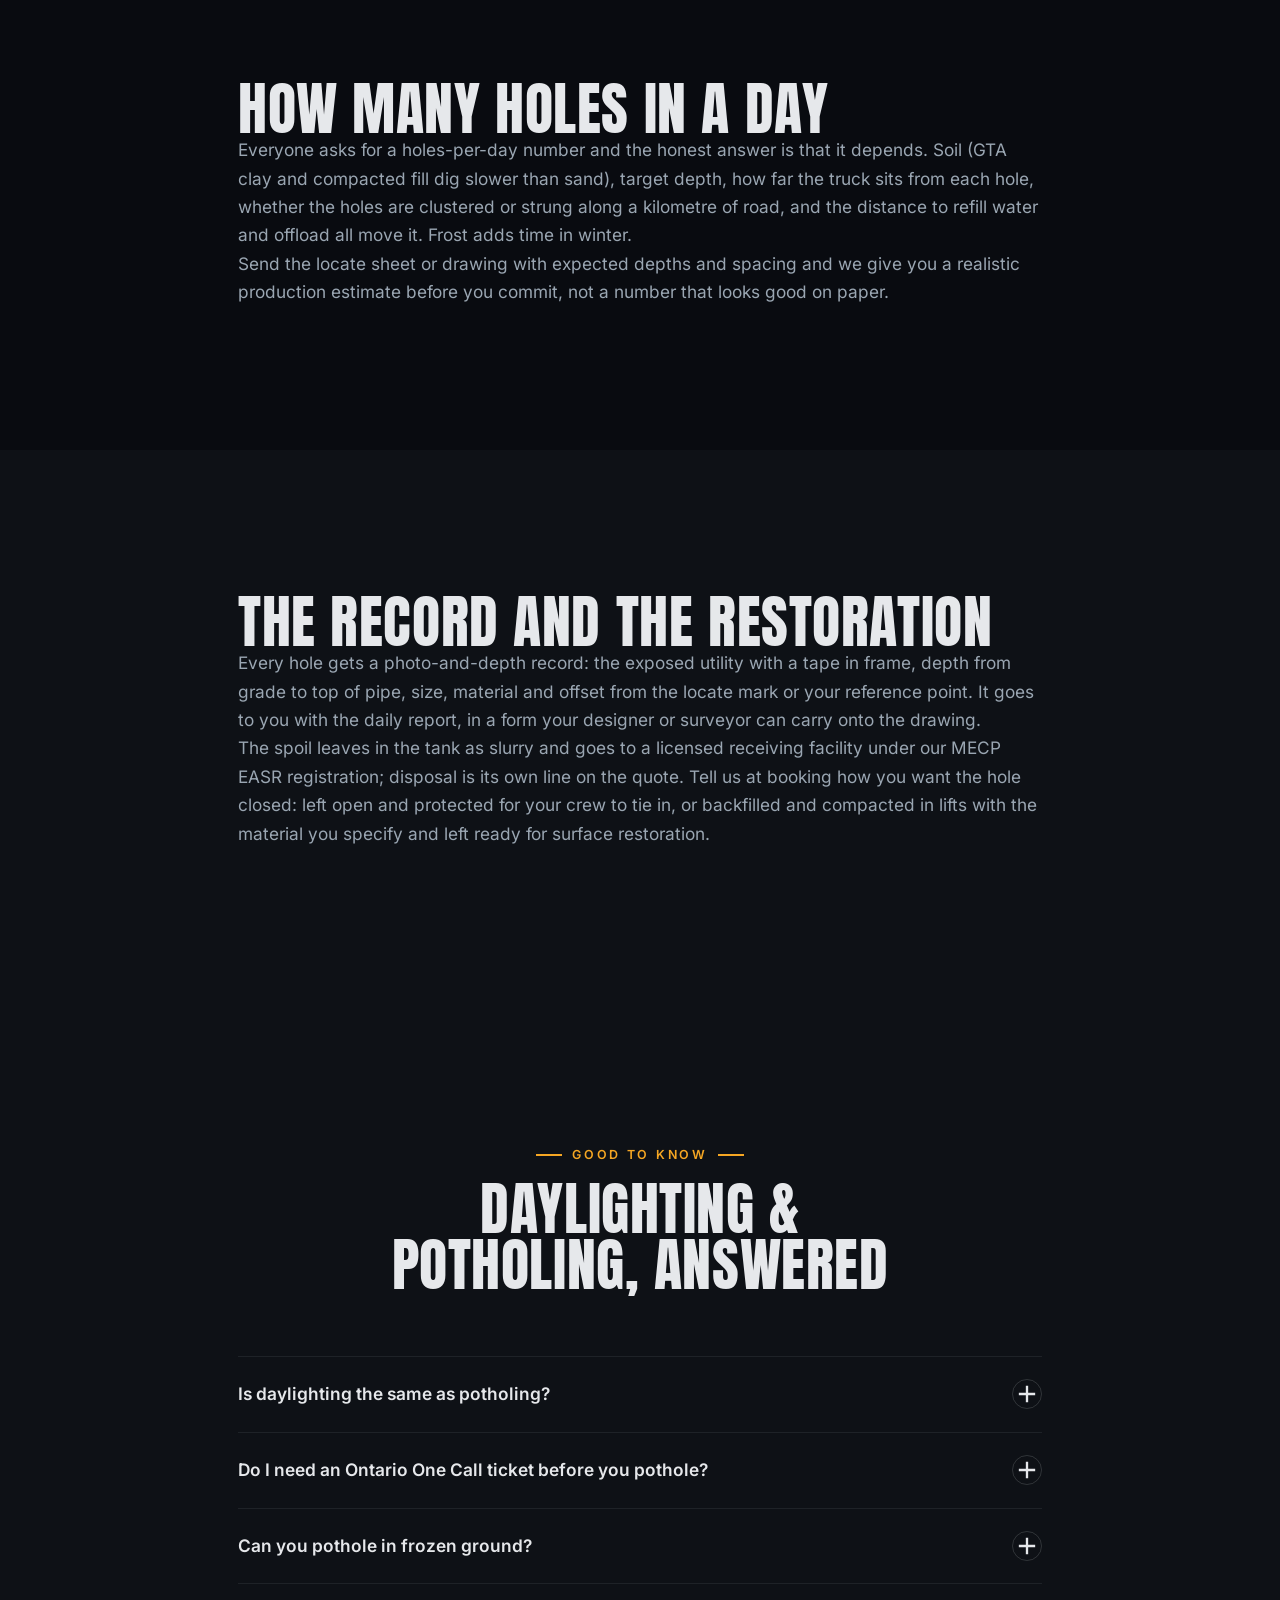
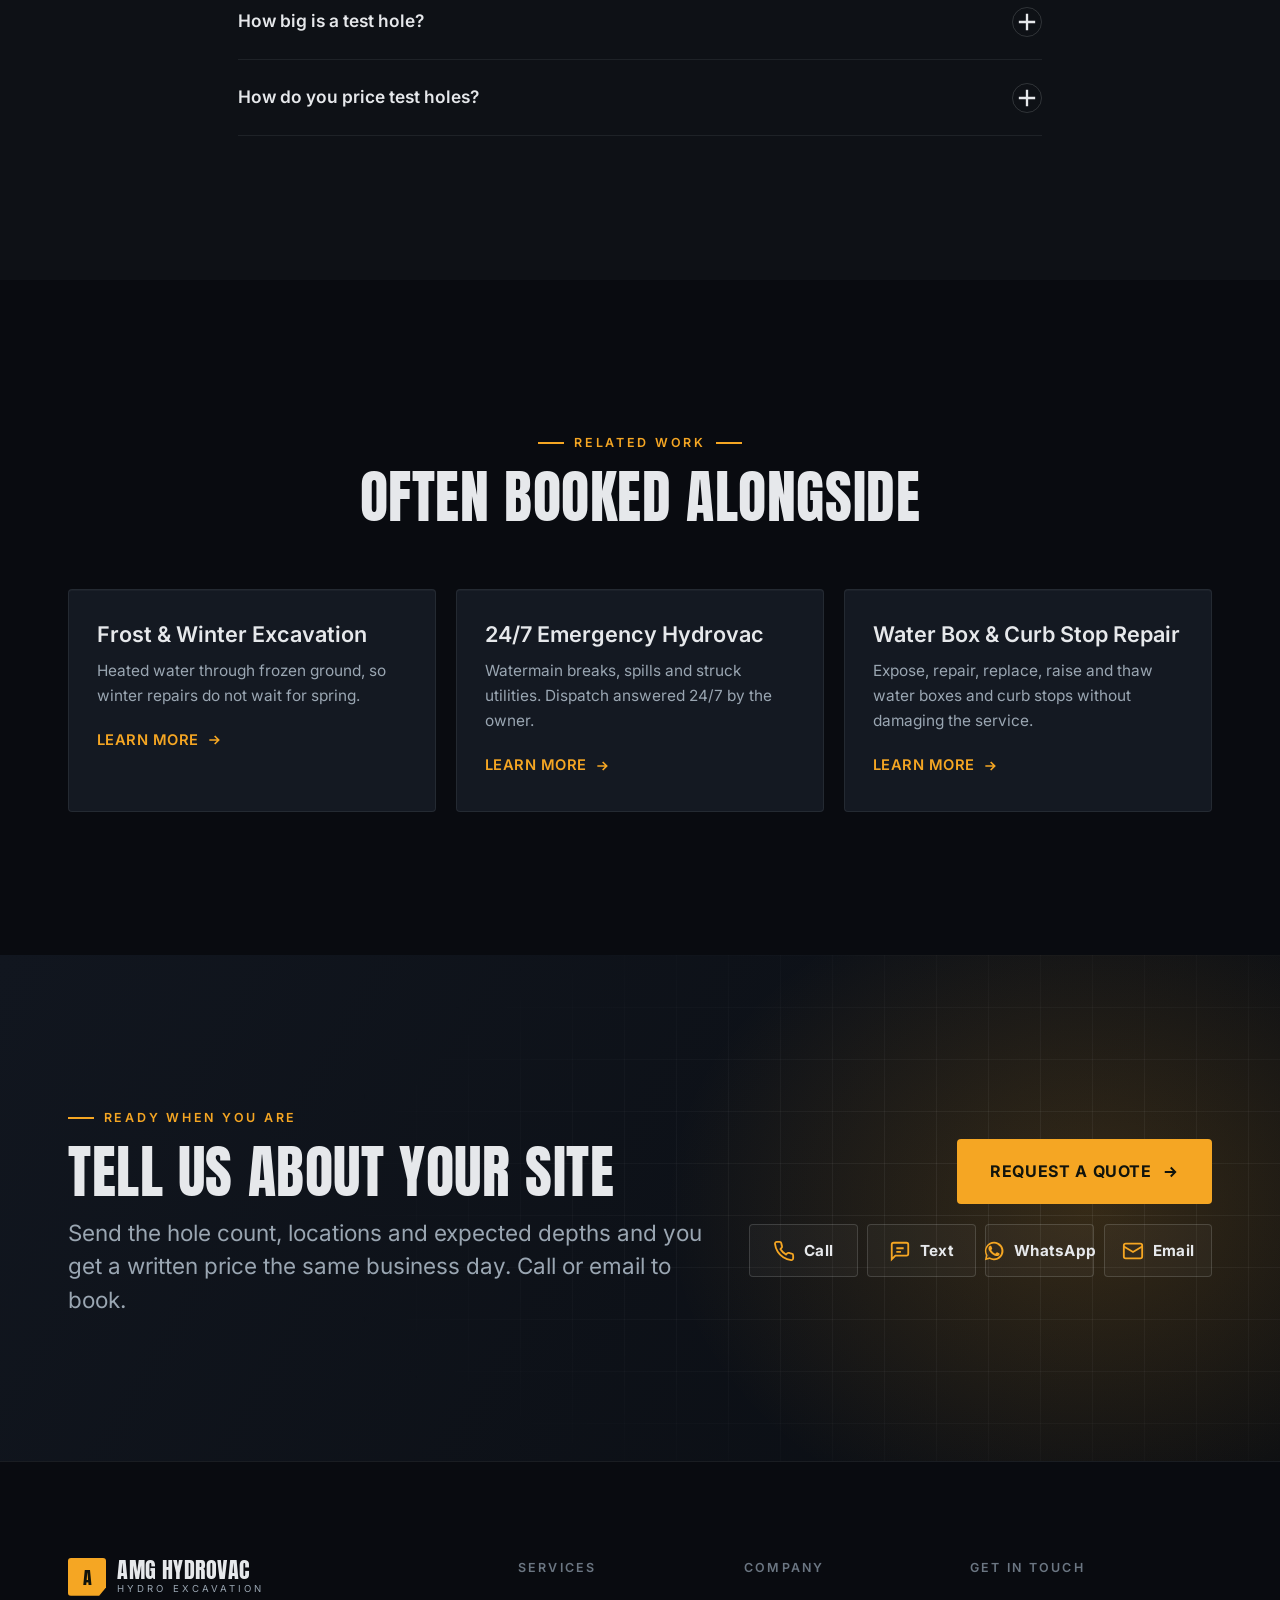
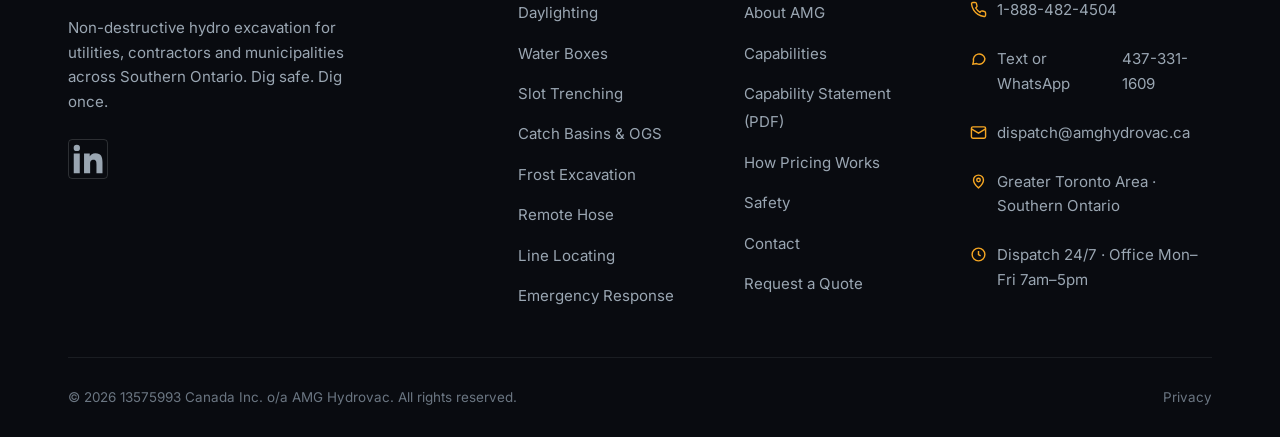
<file: services/daylighting-potholing/index.html>
<!DOCTYPE html>
<html lang="en-CA">
<head>
  <meta charset="UTF-8" />
  <meta name="viewport" content="width=device-width, initial-scale=1.0" />

  <!-- Google tag (gtag.js) -->
  <script async src="https://www.googletagmanager.com/gtag/js?id=AW-18297054824"></script>
  <script>
    window.dataLayer = window.dataLayer || [];
    function gtag(){dataLayer.push(arguments);}
    gtag('js', new Date());
    gtag('config', 'AW-18297054824');
  </script>
  <title>Daylighting &amp; Potholing, Toronto &amp; GTA | AMG Hydrovac</title>
  <meta name="description" content="Hydrovac daylighting and utility potholing in Toronto and the GTA. Test holes that prove utility depth, size and material before you bore or dig." />
  <meta name="theme-color" content="#0E1116" />
  <link rel="canonical" href="https://amghydrovac.ca/services/daylighting-potholing/" />
  <meta property="og:type" content="website" />
  <meta property="og:title" content="Daylighting &amp; Utility Potholing · AMG Hydrovac" />
  <meta property="og:description" content="Hydrovac daylighting and utility potholing in Toronto and the GTA. Test holes that prove utility depth, size and material before you bore or dig." />
  <meta property="og:url" content="https://amghydrovac.ca/services/daylighting-potholing/" />
  <meta property="og:image" content="https://amghydrovac.ca/assets/img/og.jpg" />
  <meta property="og:image:width" content="1200" />
  <meta property="og:image:height" content="630" />
  <meta name="twitter:card" content="summary_large_image" />
  <link rel="icon" href="/favicon.svg" type="image/svg+xml" />
  <link rel="icon" href="/favicon-48.png" sizes="48x48" type="image/png" />
  <link rel="apple-touch-icon" href="/apple-touch-icon.png" />
  <link rel="preload" href="/assets/fonts/anton-latin.woff2" as="font" type="font/woff2" crossorigin />
  <link rel="preload" href="/assets/fonts/inter-latin-var.woff2" as="font" type="font/woff2" crossorigin />
  <link rel="stylesheet" href="/assets/css/styles.css?v=20261013a" />
  <noscript><style>.reveal{opacity:1 !important;transform:none !important}</style></noscript>

  <script type="application/ld+json">
  {
    "@context": "https://schema.org",
    "@graph": [
      {
        "@type": "Service",
        "@id": "https://amghydrovac.ca/services/daylighting-potholing/#service",
        "name": "Daylighting & Utility Potholing",
        "serviceType": "Daylighting & Utility Potholing",
        "description": "Hydrovac daylighting and utility potholing in Toronto and the GTA: test holes that expose buried utilities to confirm depth, size and material, with photo-and-depth records handed over.",
        "url": "https://amghydrovac.ca/services/daylighting-potholing/",
        "provider": {
          "@type": "LocalBusiness",
          "@id": "https://amghydrovac.ca/#business",
          "name": "AMG Hydrovac",
          "legalName": "13575993 Canada Inc.",
          "telephone": "+1-888-482-4504",
          "url": "https://amghydrovac.ca"
        },
        "areaServed": [
          "Toronto",
          "Greater Toronto Area",
          "Hamilton",
          "Niagara Region",
          "Waterloo Region",
          "Southern Ontario"
        ]
      },
      {
        "@type": "BreadcrumbList",
        "itemListElement": [
          {
            "@type": "ListItem",
            "position": 1,
            "name": "Home",
            "item": "https://amghydrovac.ca/"
          },
          {
            "@type": "ListItem",
            "position": 2,
            "name": "Services",
            "item": "https://amghydrovac.ca/services.html"
          },
          {
            "@type": "ListItem",
            "position": 3,
            "name": "Daylighting & Utility Potholing",
            "item": "https://amghydrovac.ca/services/daylighting-potholing/"
          }
        ]
      }
    ]
  }
  </script>
  <!-- sw-reset --><script>if("serviceWorker" in navigator){navigator.serviceWorker.getRegistrations().then(function(rs){var had=navigator.serviceWorker.controller;return Promise.all(rs.map(function(r){return r.unregister()})).then(function(){return "caches" in window?caches.keys().then(function(ks){return Promise.all(ks.map(function(k){return caches.delete(k)}))}):null}).then(function(){try{if(had&&!sessionStorage.getItem("amgSwReset")){sessionStorage.setItem("amgSwReset","1");location.reload()}}catch(e){}})}).catch(function(){})}</script>
</head>
<body>
  <a class="skip-link" href="#main">Skip to content</a>

  <header class="site-header">
    <div class="container header-inner">
      <a class="brand" href="/index.html" aria-label="AMG Hydrovac home">
        <span class="brand-mark">A</span>
        <span class="brand-text"><span class="brand-name">AMG&nbsp;HYDROVAC</span><span class="brand-sub">Hydro Excavation</span></span>
      </a>
      <nav class="nav" aria-label="Primary">
        <a href="/index.html">Home</a>
        <a href="/services.html" aria-current="page">Services</a>
        <a href="/capabilities.html">Capabilities</a>
        <a href="/about.html">About</a>
        <a href="/contact.html">Contact</a>
      </nav>
      <div class="header-cta">
        <span class="header-phone"><span>24/7 Dispatch</span><a href="tel:+18884824504">1-888-482-4504</a></span>
        <a class="btn" href="/contact.html">Request a Quote</a>
      </div>
      <a class="header-call" href="tel:+18884824504" aria-label="Call AMG Hydrovac, 24/7 dispatch"><svg viewBox="0 0 24 24" fill="none" stroke="currentColor" stroke-width="2.2" aria-hidden="true"><path d="M22 16.9v3a2 2 0 0 1-2.2 2 19.8 19.8 0 0 1-8.6-3 19.5 19.5 0 0 1-6-6 19.8 19.8 0 0 1-3-8.6A2 2 0 0 1 4.1 2h3a2 2 0 0 1 2 1.7c.1 1 .4 1.9.7 2.8a2 2 0 0 1-.5 2.1L8.1 9.9a16 16 0 0 0 6 6l1.3-1.3a2 2 0 0 1 2.1-.5c.9.3 1.8.6 2.8.7a2 2 0 0 1 1.7 2z"/></svg></a>
      <button class="menu-toggle" aria-label="Open menu" aria-expanded="false" aria-controls="mobile-menu"><span></span><span></span><span></span></button>
    </div>
  </header>

  <div class="mobile-menu" id="mobile-menu">
    <nav aria-label="Mobile">
      <a href="/index.html"><span class="idx">01</span> Home</a>
      <a href="/services.html"><span class="idx">02</span> Services</a>
      <a href="/capabilities.html"><span class="idx">03</span> Capabilities</a>
      <a href="/about.html"><span class="idx">04</span> About</a>
      <a href="/contact.html"><span class="idx">05</span> Contact</a>
    </nav>
    <div class="mobile-menu-footer">
      <a class="mobile-menu-phone" href="tel:+18884824504">1-888-482-4504</a>
      <a class="btn btn--lg" href="/contact.html">Request a Quote</a>
    </div>
  </div>

  <main id="main">
    <section class="page-hero">
      <div class="page-hero__bg"></div>
      <div class="container">
        <nav class="breadcrumb" aria-label="Breadcrumb"><a href="/">Home</a><span>/</span> <a href="/services.html">Services</a><span>/</span> Daylighting &amp; Potholing</nav>
        <span class="eyebrow">Test Holes Before You Dig</span>
        <h1>Daylighting &amp; Utility Potholing</h1>
        <p class="lead">Daylighting, or utility potholing, is a hydrovac test hole that exposes a buried line so you can see its depth, size and material before a drill head or bucket goes near it. AMG Hydrovac digs test holes across Toronto and the GTA for the crews that have to work beside what is buried. Each hole is measured, photographed and handed over as a record you can design and dig from.</p>
        <div class="hero__actions" style="margin-top:2rem;">
          <a class="btn btn--lg" href="/contact.html">Request a Quote <svg viewBox="0 0 24 24" fill="none" stroke="currentColor" stroke-width="2.5"><path d="M5 12h14M13 6l6 6-6 6"/></svg></a>
          <a class="btn btn--ghost btn--lg" href="tel:+18884824504">Call 1-888-482-4504 · 24/7</a>
        </div>
      </div>
    </section>

    <section class="section--tight">
      <div class="container container--narrow">
        <div class="media-frame media-frame--wide reveal">
          <img src="/assets/img/gallery/potholing-depth-check.jpg" alt="Operator measuring the depth of exposed buried cables in a hydrovac test hole with a tape" loading="lazy" decoding="async" />
          <span class="media-frame__label">Depth check · tape on the exposed line</span>
        </div>
      </div>
    </section>

    <section class="section">
      <div class="container container--narrow">
        <div class="reveal">
          <h2>Locates Mark. Potholing Proves.</h2>
          <p class="lead">An Ontario One Call locate puts paint on the surface. It tells you roughly where a line runs, not how deep it sits, what it is made of, or whether it was installed where the drawing says. In older GTA neighbourhoods the as-built and the real line do not always agree.</p>
          <p class="lead">A test hole settles it. With the ticket confirmed and any private locates in, we daylight the mark so your crew works from the exposed line, not the paint.</p>
          <ul class="feature-list mt-sm">
            <li><span class="tick"><svg viewBox="0 0 24 24" fill="none" stroke="currentColor" stroke-width="3"><path d="M5 12l4 4 10-10"/></svg></span><span class="txt">Depth of cover to the top of the utility, measured from grade</span></li>
            <li><span class="tick"><svg viewBox="0 0 24 24" fill="none" stroke="currentColor" stroke-width="3"><path d="M5 12l4 4 10-10"/></svg></span><span class="txt">Outside diameter and material of the pipe, duct or cable</span></li>
            <li><span class="tick"><svg viewBox="0 0 24 24" fill="none" stroke="currentColor" stroke-width="3"><path d="M5 12l4 4 10-10"/></svg></span><span class="txt">Horizontal offset between the locate mark and the actual line</span></li>
          </ul>
        </div>
      </div>
    </section>

    <section class="section bg-ink">
      <div class="container container--narrow">
        <div class="reveal">
          <h2>Before the Drill Head or the Bucket Goes In</h2>
          <p>Pressurized water loosens the soil and the vacuum pulls the slurry into the 9 m³ (12 cu yd) debris tank. Nothing with teeth or an edge touches the ground, so the gas main, duct bank or fibre bundle is exposed intact. In frozen ground we run heated water and keep digging.</p>
          <p>Who orders them: HDD crews proving crossings along a bore path, general contractors digging beside live services, utilities verifying their own plant before a tie-in, engineering and survey firms collecting subsurface utility data for design, and telecom builders threading conduit through a full corridor.</p>

        </div>
      </div>
    </section>

    <section class="section">
      <div class="container container--narrow">
        <div class="reveal">
          <h2>Working in Congested Corridors</h2>
          <p>A downtown Toronto boulevard can carry gas, water, hydro, telecom and a duct bank within a couple of metres of each other. Hydrovac suits that ground because the hole stays the size you need and the lines you expose are not disturbed.</p>
          <p>Remote hose reaches up to 90 m (300 ft) from the truck when it cannot park beside the dig, so the unit can sit in a lane closure while the hole goes in across the sidewalk. The boom reaches 8 m (26 ft), or 12.5 m (41 ft) extended, on a 342° turret, and a removable deflector plate drops the height under overhead lines. The operator is Book 7 trained for the live road allowance.</p>

        </div>
      </div>
    </section>

    <section class="section bg-ink">
      <div class="container container--narrow">
        <div class="reveal">
          <h2>How Many Holes in a Day</h2>
          <p>Everyone asks for a holes-per-day number and the honest answer is that it depends. Soil (GTA clay and compacted fill dig slower than sand), target depth, how far the truck sits from each hole, whether the holes are clustered or strung along a kilometre of road, and the distance to refill water and offload all move it. Frost adds time in winter.</p>
          <p>Send the locate sheet or drawing with expected depths and spacing and we give you a realistic production estimate before you commit, not a number that looks good on paper.</p>

        </div>
      </div>
    </section>

    <section class="section">
      <div class="container container--narrow">
        <div class="reveal">
          <h2>The Record and the Restoration</h2>
          <p>Every hole gets a photo-and-depth record: the exposed utility with a tape in frame, depth from grade to top of pipe, size, material and offset from the locate mark or your reference point. It goes to you with the daily report, in a form your designer or surveyor can carry onto the drawing.</p>
          <p>The spoil leaves in the tank as slurry and goes to a licensed receiving facility under our MECP EASR registration; disposal is its own line on the quote. Tell us at booking how you want the hole closed: left open and protected for your crew to tie in, or backfilled and compacted in lifts with the material you specify and left ready for surface restoration.</p>

        </div>
      </div>
    </section>

    <!-- FAQ -->
    <section class="section">
      <div class="container container--narrow">
        <div class="section-head is-centered">
          <span class="eyebrow is-centered">Good to Know</span>
          <h2>Daylighting &amp; Potholing, Answered</h2>
        </div>
        <div class="accordion reveal">
          <div class="acc-item">
            <button class="acc-q" aria-expanded="false" aria-controls="faq1">Is daylighting the same as potholing?<span class="ico"><svg viewBox="0 0 24 24" fill="none" stroke="currentColor" stroke-width="2"><path d="M12 5v14M5 12h14"/></svg></span></button>
            <div class="acc-a" id="faq1"><p>In practice, yes. A pothole is the test hole; daylighting is what it does, bringing the buried utility into daylight so it can be measured. Some crews say daylighting for a run of holes along an alignment and potholing for a single verification hole.</p></div>
          </div>
          <div class="acc-item">
            <button class="acc-q" aria-expanded="false" aria-controls="faq2">Do I need an Ontario One Call ticket before you pothole?<span class="ico"><svg viewBox="0 0 24 24" fill="none" stroke="currentColor" stroke-width="2"><path d="M12 5v14M5 12h14"/></svg></span></button>
            <div class="acc-a" id="faq2"><p>Yes. We confirm a valid ticket before the truck mobilizes, and we can arrange private locates for services the public registry does not cover, such as site lighting, irrigation or private runs between buildings.</p></div>
          </div>
          <div class="acc-item">
            <button class="acc-q" aria-expanded="false" aria-controls="faq3">Can you pothole in frozen ground?<span class="ico"><svg viewBox="0 0 24 24" fill="none" stroke="currentColor" stroke-width="2"><path d="M12 5v14M5 12h14"/></svg></span></button>
            <div class="acc-a" id="faq3"><p>Yes. We run heated water, so winter daylighting ahead of a bore or repair goes through the frost. Each hole takes longer than it would in summer.</p></div>
          </div>
          <div class="acc-item">
            <button class="acc-q" aria-expanded="false" aria-controls="faq4">How big is a test hole?<span class="ico"><svg viewBox="0 0 24 24" fill="none" stroke="currentColor" stroke-width="2"><path d="M12 5v14M5 12h14"/></svg></span></button>
            <div class="acc-a" id="faq4"><p>As small as the target allows. A single service needs a hole just wide enough to see and measure the line; a deeper target or a duct bank needs a wider one so the walls stay stable. We size each hole to the depth and tell you the footprint before we cut pavement.</p></div>
          </div>
          <div class="acc-item">
            <button class="acc-q" aria-expanded="false" aria-controls="faq5">How do you price test holes?<span class="ico"><svg viewBox="0 0 24 24" fill="none" stroke="currentColor" stroke-width="2"><path d="M12 5v14M5 12h14"/></svg></span></button>
            <div class="acc-a" id="faq5"><p>Give us the number of holes, locations and expected depths and you get a written price the same business day. It is hourly with a minimum per dispatch; mobilization and disposal are separate lines, and there is no fuel surcharge. Contractors, utilities and municipalities get account pricing on a PO or approved account.</p></div>
          </div>
        </div>
      </div>
    </section>

    <!-- RELATED -->
    <section class="section bg-ink">
      <div class="container">
        <div class="section-head is-centered">
          <span class="eyebrow is-centered">Related Work</span>
          <h2>Often Booked Alongside</h2>
        </div>
        <div class="cards cards--3">
          <article class="card reveal" data-delay="1">
            <h4>Frost &amp; Winter Excavation</h4>
            <p>Heated water through frozen ground, so winter repairs do not wait for spring.</p>
            <a class="card__link link-arrow" href="/services/frost-excavation/">Learn more <svg viewBox="0 0 24 24" fill="none" stroke="currentColor" stroke-width="2.5"><path d="M5 12h14M13 6l6 6-6 6"/></svg></a>
          </article>
          <article class="card reveal" data-delay="2">
            <h4>24/7 Emergency Hydrovac</h4>
            <p>Watermain breaks, spills and struck utilities. Dispatch answered 24/7 by the owner.</p>
            <a class="card__link link-arrow" href="/services/emergency-hydrovac/">Learn more <svg viewBox="0 0 24 24" fill="none" stroke="currentColor" stroke-width="2.5"><path d="M5 12h14M13 6l6 6-6 6"/></svg></a>
          </article>
          <article class="card reveal" data-delay="3">
            <h4>Water Box &amp; Curb Stop Repair</h4>
            <p>Expose, repair, replace, raise and thaw water boxes and curb stops without damaging the service.</p>
            <a class="card__link link-arrow" href="/services/water-box-repair/">Learn more <svg viewBox="0 0 24 24" fill="none" stroke="currentColor" stroke-width="2.5"><path d="M5 12h14M13 6l6 6-6 6"/></svg></a>
          </article>
        </div>
      </div>
    </section>

    <!-- CTA BAND -->
    <section class="section cta-band">
      <div class="cta-band__bg"></div>
      <div class="container inner">
        <div class="reveal">
          <span class="eyebrow">Ready When You Are</span>
          <h2 class="mt-sm">Tell Us About Your Site</h2>
          <p class="lead">Send the hole count, locations and expected depths and you get a written price the same business day. Call or email to book.</p>
        </div>
        <div class="actions reveal" data-delay="2">
          <a class="btn btn--lg" href="/contact.html">Request a Quote <svg viewBox="0 0 24 24" fill="none" stroke="currentColor" stroke-width="2.5"><path d="M5 12h14M13 6l6 6-6 6"/></svg></a>
          <div class="book-row" aria-label="Book by phone, text, WhatsApp or email"><a class="book-btn" href="tel:+18884824504"><svg viewBox="0 0 24 24" fill="none" stroke="currentColor" stroke-width="2" aria-hidden="true"><path d="M22 16.9v3a2 2 0 0 1-2.2 2 19.8 19.8 0 0 1-8.6-3 19.5 19.5 0 0 1-6-6 19.8 19.8 0 0 1-3-8.6A2 2 0 0 1 4.1 2h3a2 2 0 0 1 2 1.7c.1 1 .4 1.9.7 2.8a2 2 0 0 1-.5 2.1L8.1 9.9a16 16 0 0 0 6 6l1.3-1.3a2 2 0 0 1 2.1-.5c.9.3 1.8.6 2.8.7a2 2 0 0 1 1.7 2z"/></svg><span>Call</span></a><a class="book-btn" href="sms:+14373311609?&body=Hi%20AMG%20Hydrovac%2C%20I%20would%20like%20to%20book%20hydrovac%20work.%20Site%20address%3A%20___%20%2F%20Service%20needed%3A%20___%20%2F%20When%3A%20___"><svg viewBox="0 0 24 24" fill="none" stroke="currentColor" stroke-width="2" aria-hidden="true"><path d="M21 15a2 2 0 0 1-2 2H7l-4 4V5a2 2 0 0 1 2-2h14a2 2 0 0 1 2 2z"/><path d="M8 9h8M8 13h5"/></svg><span>Text</span></a><a class="book-btn" href="https://wa.me/14373311609?text=Hi%20AMG%20Hydrovac%2C%20I%20would%20like%20to%20book%20hydrovac%20work.%20Site%20address%3A%20___%20%2F%20Service%20needed%3A%20___%20%2F%20When%3A%20___" target="_blank" rel="noopener"><svg viewBox="0 0 24 24" fill="currentColor" aria-hidden="true"><path d="M17.5 14.4c-.3-.1-1.8-.9-2-1-.3-.1-.5-.1-.7.1-.2.3-.8 1-1 1.2-.2.2-.3.2-.6.1-.3-.1-1.3-.5-2.4-1.5-.9-.8-1.5-1.8-1.7-2.1-.2-.3 0-.5.1-.6l.5-.6c.1-.2.2-.3.3-.5.1-.2 0-.4 0-.5l-.9-2.2c-.2-.6-.5-.5-.7-.5h-.6c-.2 0-.5.1-.8.4-.3.3-1 1-1 2.5s1.1 2.9 1.2 3.1c.1.2 2.1 3.2 5.1 4.5.7.3 1.3.5 1.7.6.7.2 1.4.2 1.9.1.6-.1 1.8-.7 2-1.4.2-.7.2-1.3.2-1.4-.1-.1-.3-.2-.6-.3zM12 2a10 10 0 0 0-8.6 15l-1.4 5 5.2-1.4A10 10 0 1 0 12 2zm0 18.2c-1.5 0-3-.4-4.3-1.2l-.3-.2-3.1.8.8-3-.2-.3A8.2 8.2 0 1 1 12 20.2z"/></svg><span>WhatsApp</span></a><a class="book-btn" href="mailto:quotes@amghydrovac.ca?subject=Booking%20request"><svg viewBox="0 0 24 24" fill="none" stroke="currentColor" stroke-width="2" aria-hidden="true"><rect x="2" y="4" width="20" height="16" rx="2"/><path d="m2 7 10 6 10-6"/></svg><span>Email</span></a></div>
        </div>
      </div>
    </section>
  </main>

  <footer class="site-footer">
    <div class="container">
      <div class="footer-grid">
        <div class="footer-brand">
          <a class="brand" href="/index.html" aria-label="AMG Hydrovac home">
            <span class="brand-mark">A</span>
            <span class="brand-text"><span class="brand-name">AMG&nbsp;HYDROVAC</span><span class="brand-sub">Hydro Excavation</span></span>
          </a>
          <p>Non-destructive hydro excavation for utilities, contractors and municipalities across Southern Ontario. Dig safe. Dig once.</p>
          <div class="footer-social">
            <a href="https://www.linkedin.com/company/amg-hydrovac" target="_blank" rel="noopener" aria-label="AMG Hydrovac on LinkedIn"><svg viewBox="0 0 24 24" fill="currentColor"><path d="M6.94 5a2 2 0 1 1-4 0 2 2 0 0 1 4 0zM3 8.5h3.8V21H3zM9.5 8.5h3.6v1.7h.05c.5-.9 1.7-1.9 3.5-1.9 3.8 0 4.5 2.5 4.5 5.7V21h-3.8v-5.5c0-1.3 0-3-1.9-3s-2.1 1.4-2.1 2.9V21H9.5z"/></svg></a>
          </div>
        </div>
        <div class="footer-col"><h5>Services</h5><ul>
          <li><a href="/services/daylighting-potholing/">Daylighting</a></li>
            <li><a href="/services/water-box-repair/">Water Boxes</a></li>
          <li><a href="/services.html#trenching">Slot Trenching</a></li>
          <li><a href="/services/catch-basin-cleaning/">Catch Basins &amp; OGS</a></li>
          <li><a href="/services/frost-excavation/">Frost Excavation</a></li>
          <li><a href="/services.html#remote">Remote Hose</a></li>
          <li><a href="/services.html#locating">Line Locating</a></li>
          <li><a href="/services/emergency-hydrovac/">Emergency Response</a></li>
        </ul></div>
        <div class="footer-col"><h5>Company</h5><ul>
          <li><a href="/about.html">About AMG</a></li>
          <li><a href="/capabilities.html">Capabilities</a></li>
          <li><a href="/capability-statement.pdf" target="_blank" rel="noopener">Capability Statement (PDF)</a></li>
          <li><a href="/services.html#pricing">How Pricing Works</a></li>
          <li><a href="/about.html#safety">Safety</a></li>
          <li><a href="/contact.html">Contact</a></li>
          <li><a href="/contact.html">Request a Quote</a></li>
        </ul></div>
        <div class="footer-col"><h5>Get in Touch</h5><ul class="footer-contact">
          <li><svg viewBox="0 0 24 24" fill="none" stroke="currentColor" stroke-width="2"><path d="M22 16.9v3a2 2 0 0 1-2.2 2 19.8 19.8 0 0 1-8.6-3 19.5 19.5 0 0 1-6-6 19.8 19.8 0 0 1-3-8.6A2 2 0 0 1 4.1 2h3a2 2 0 0 1 2 1.7c.1 1 .4 1.9.7 2.8a2 2 0 0 1-.5 2.1L8.1 9.9a16 16 0 0 0 6 6l1.3-1.3a2 2 0 0 1 2.1-.5c.9.3 1.8.6 2.8.7a2 2 0 0 1 1.7 2z"/></svg> <a href="tel:+18884824504">1-888-482-4504</a></li>
          <li><svg viewBox="0 0 24 24" fill="none" stroke="currentColor" stroke-width="2"><path d="M21 12a8 8 0 0 1-11.6 7.1L4 20l1-4.3A8 8 0 1 1 21 12z"/></svg> Text or WhatsApp <a href="sms:+14373311609?&body=Hi%20AMG%20Hydrovac%2C%20I%20would%20like%20to%20book%20hydrovac%20work.%20Site%20address%3A%20___%20%2F%20Service%20needed%3A%20___%20%2F%20When%3A%20___">437-331-1609</a></li>
          <li><svg viewBox="0 0 24 24" fill="none" stroke="currentColor" stroke-width="2"><rect x="2" y="4" width="20" height="16" rx="2"/><path d="m2 7 10 6 10-6"/></svg> <a href="mailto:dispatch@amghydrovac.ca">dispatch@amghydrovac.ca</a></li>
          <li><svg viewBox="0 0 24 24" fill="none" stroke="currentColor" stroke-width="2"><path d="M12 21s-7-5.5-7-11a7 7 0 0 1 14 0c0 5.5-7 11-7 11z"/><circle cx="12" cy="10" r="2.5"/></svg> Greater Toronto Area · Southern Ontario</li>
          <li><svg viewBox="0 0 24 24" fill="none" stroke="currentColor" stroke-width="2"><circle cx="12" cy="12" r="9"/><path d="M12 7v5l3 2"/></svg> Dispatch 24/7 · Office Mon–Fri 7am–5pm</li>
        </ul></div>
      </div>
      <div class="footer-bottom">
        <p>&copy; <span data-year>2026</span> 13575993 Canada Inc. o/a AMG Hydrovac. All rights reserved.</p>
        <div class="legal"><a href="/privacy.html">Privacy</a></div>
      </div>
    </div>
  </footer>

  <!-- Sticky mobile action bar -->
  <nav class="sticky-bar" aria-label="Quick actions">
    <a class="sticky-bar__call" href="tel:+18884824504">
      <svg viewBox="0 0 24 24" fill="none" stroke="currentColor" stroke-width="2" aria-hidden="true"><path d="M22 16.9v3a2 2 0 0 1-2.2 2 19.8 19.8 0 0 1-8.6-3 19.5 19.5 0 0 1-6-6 19.8 19.8 0 0 1-3-8.6A2 2 0 0 1 4.1 2h3a2 2 0 0 1 2 1.7c.1 1 .4 1.9.7 2.8a2 2 0 0 1-.5 2.1L8.1 9.9a16 16 0 0 0 6 6l1.3-1.3a2 2 0 0 1 2.1-.5c.9.3 1.8.6 2.8.7a2 2 0 0 1 1.7 2z"/></svg>
      Call 24/7
    </a>
    <a class="sticky-bar__quote" href="/contact.html">Get a Quote</a>
  </nav>

  <script src="/assets/js/main.js?v=20261013a" defer></script>
</body>
</html>
</file>
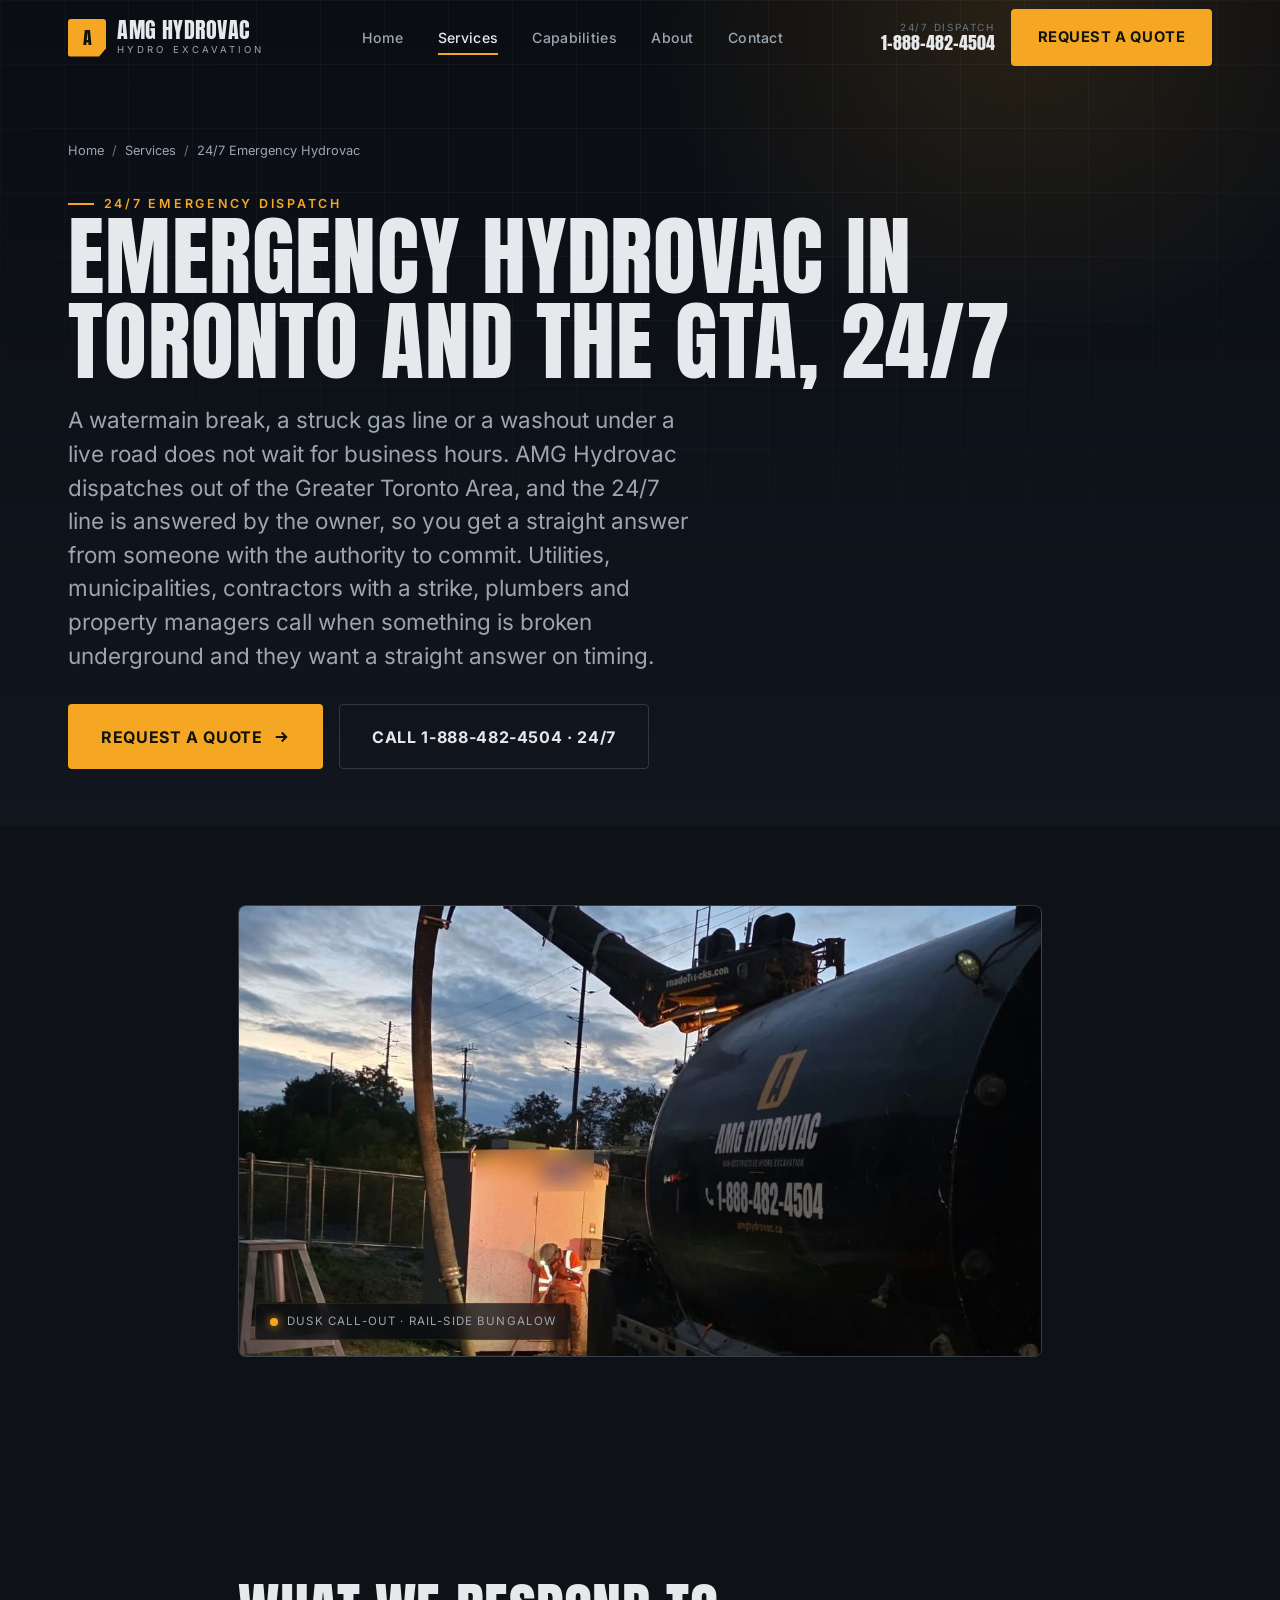
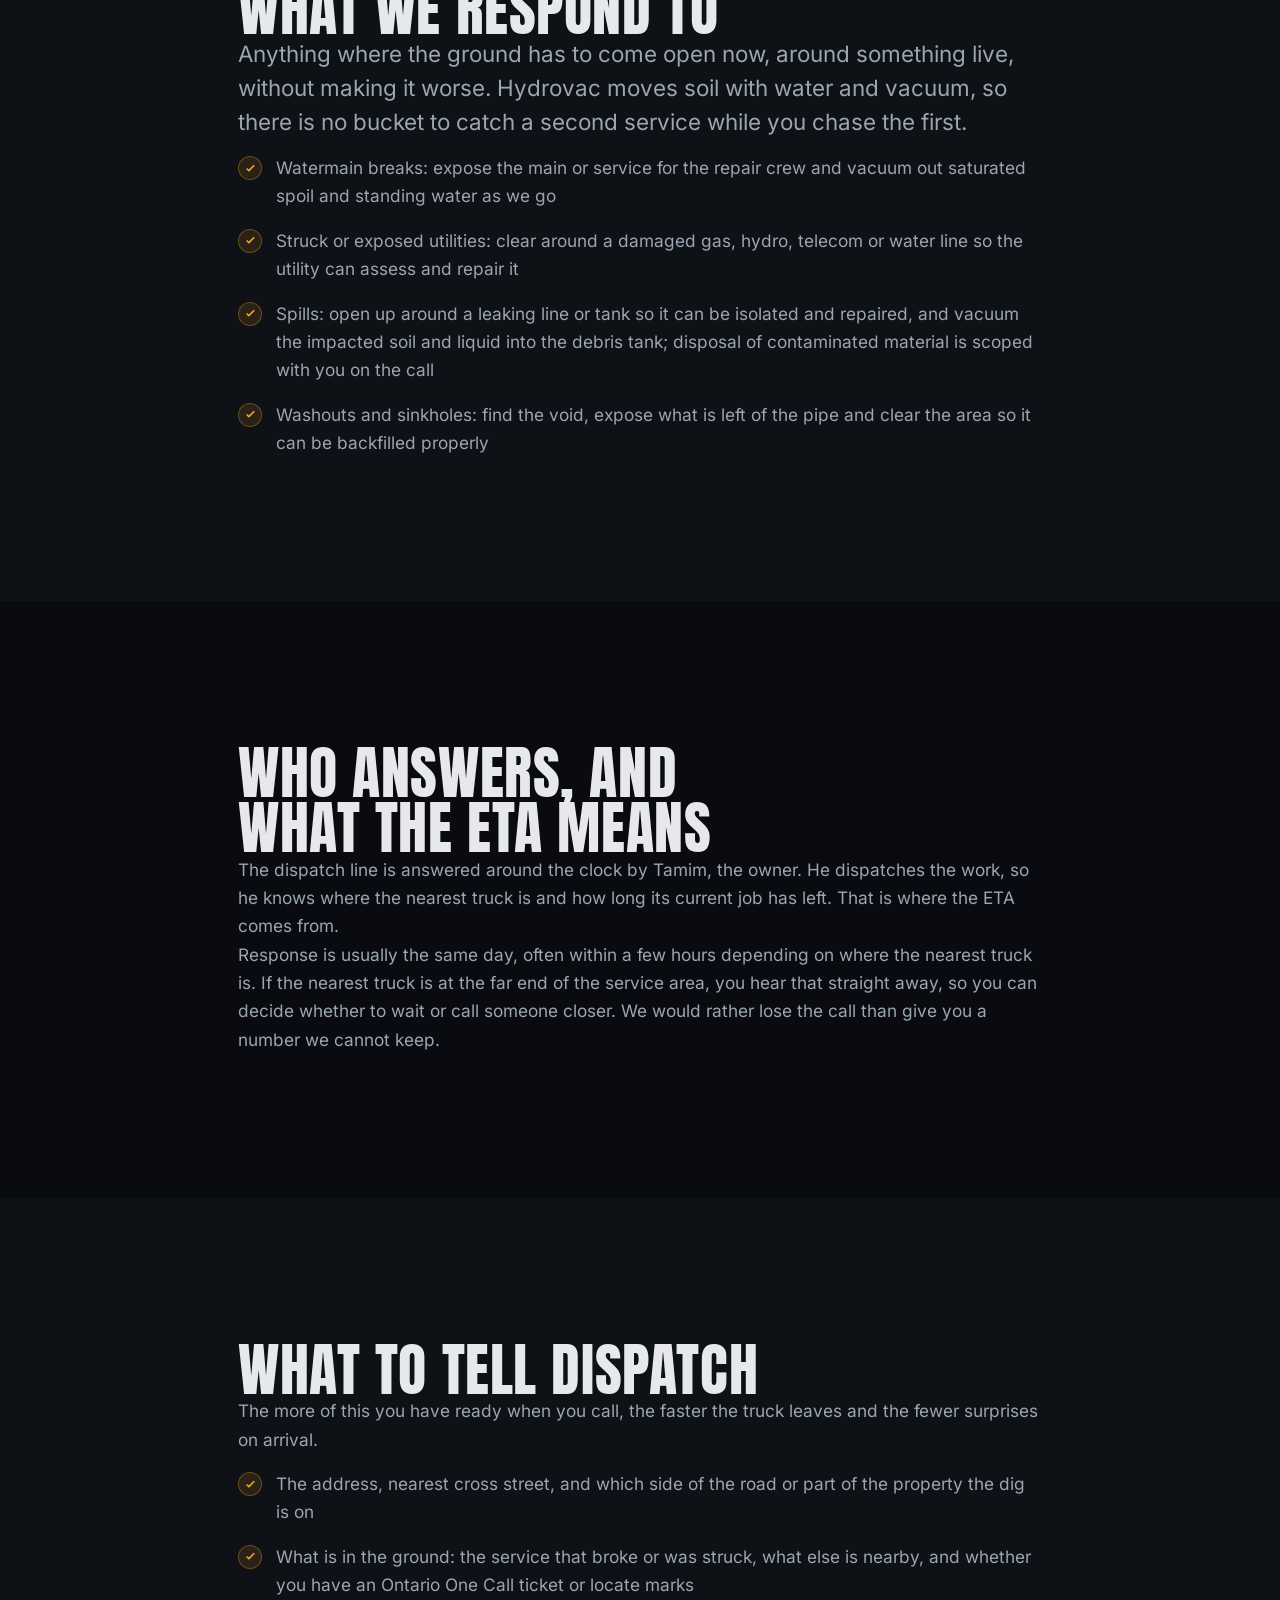
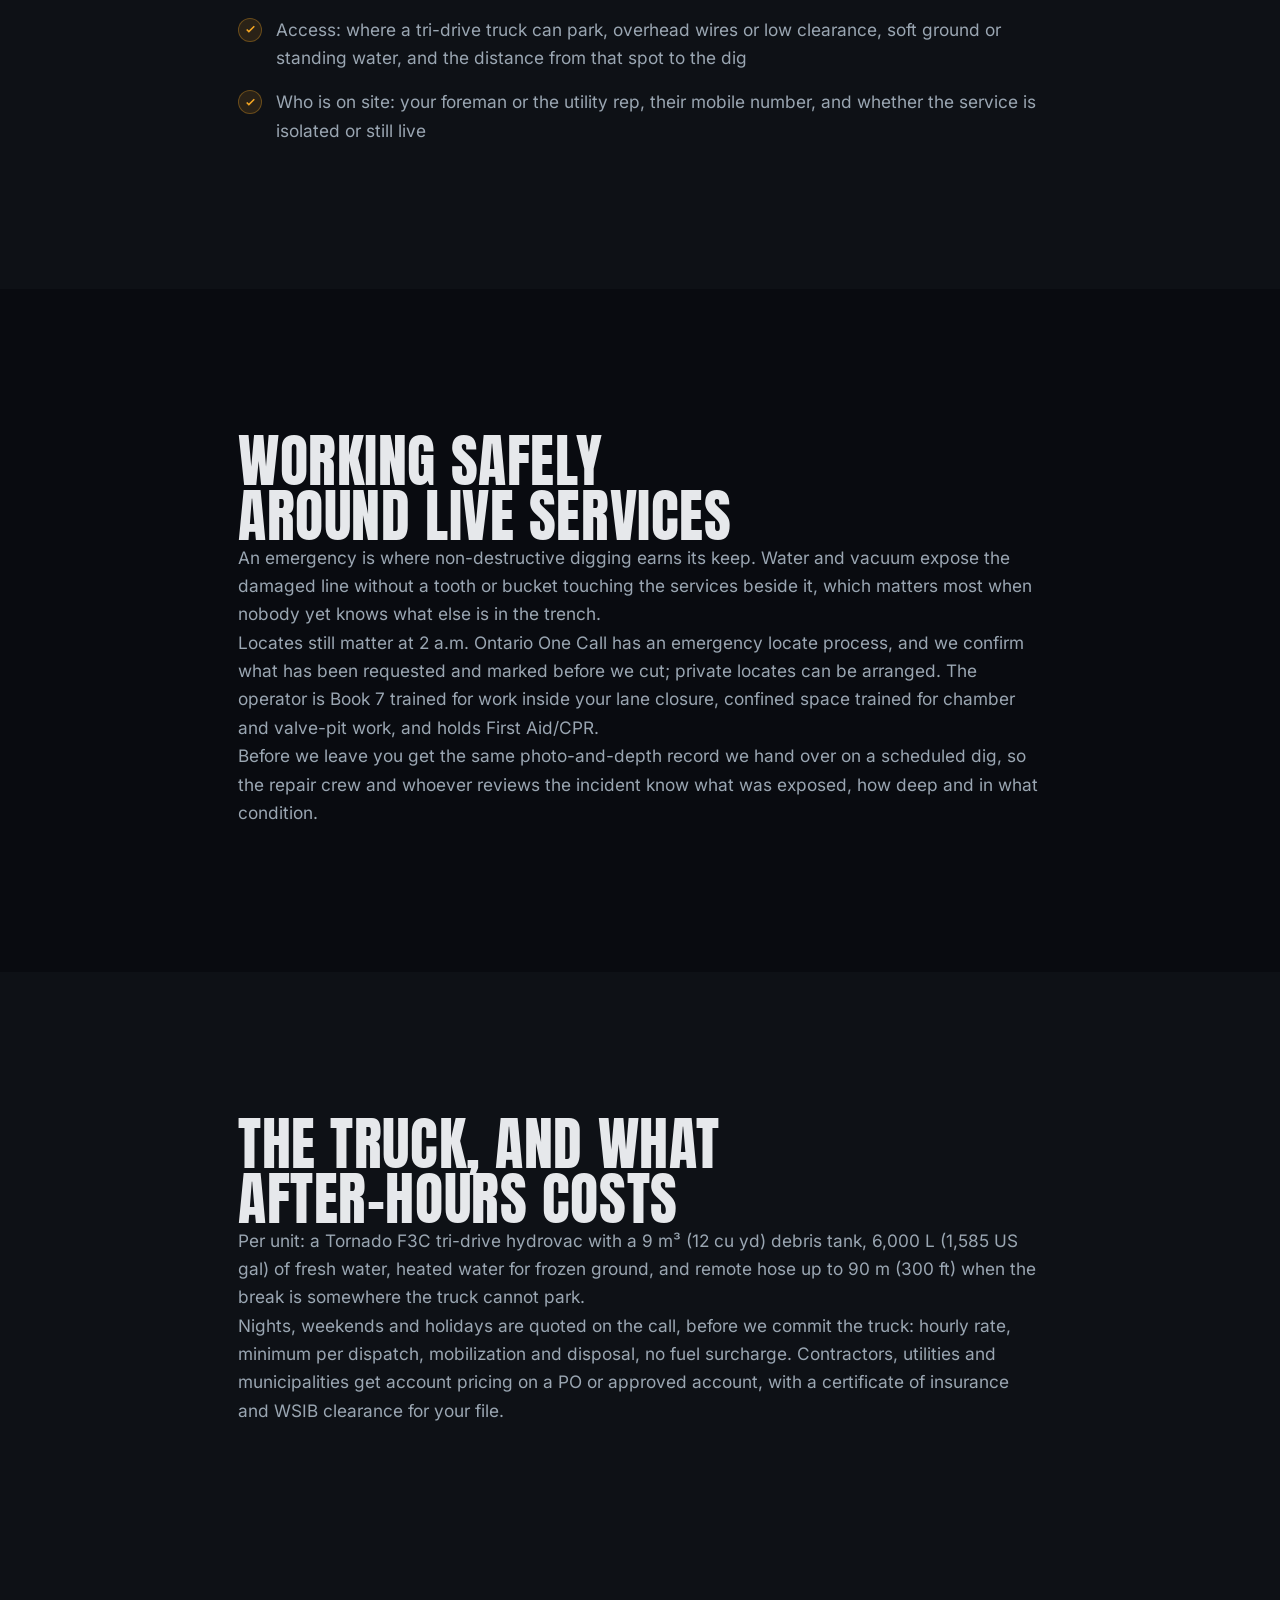
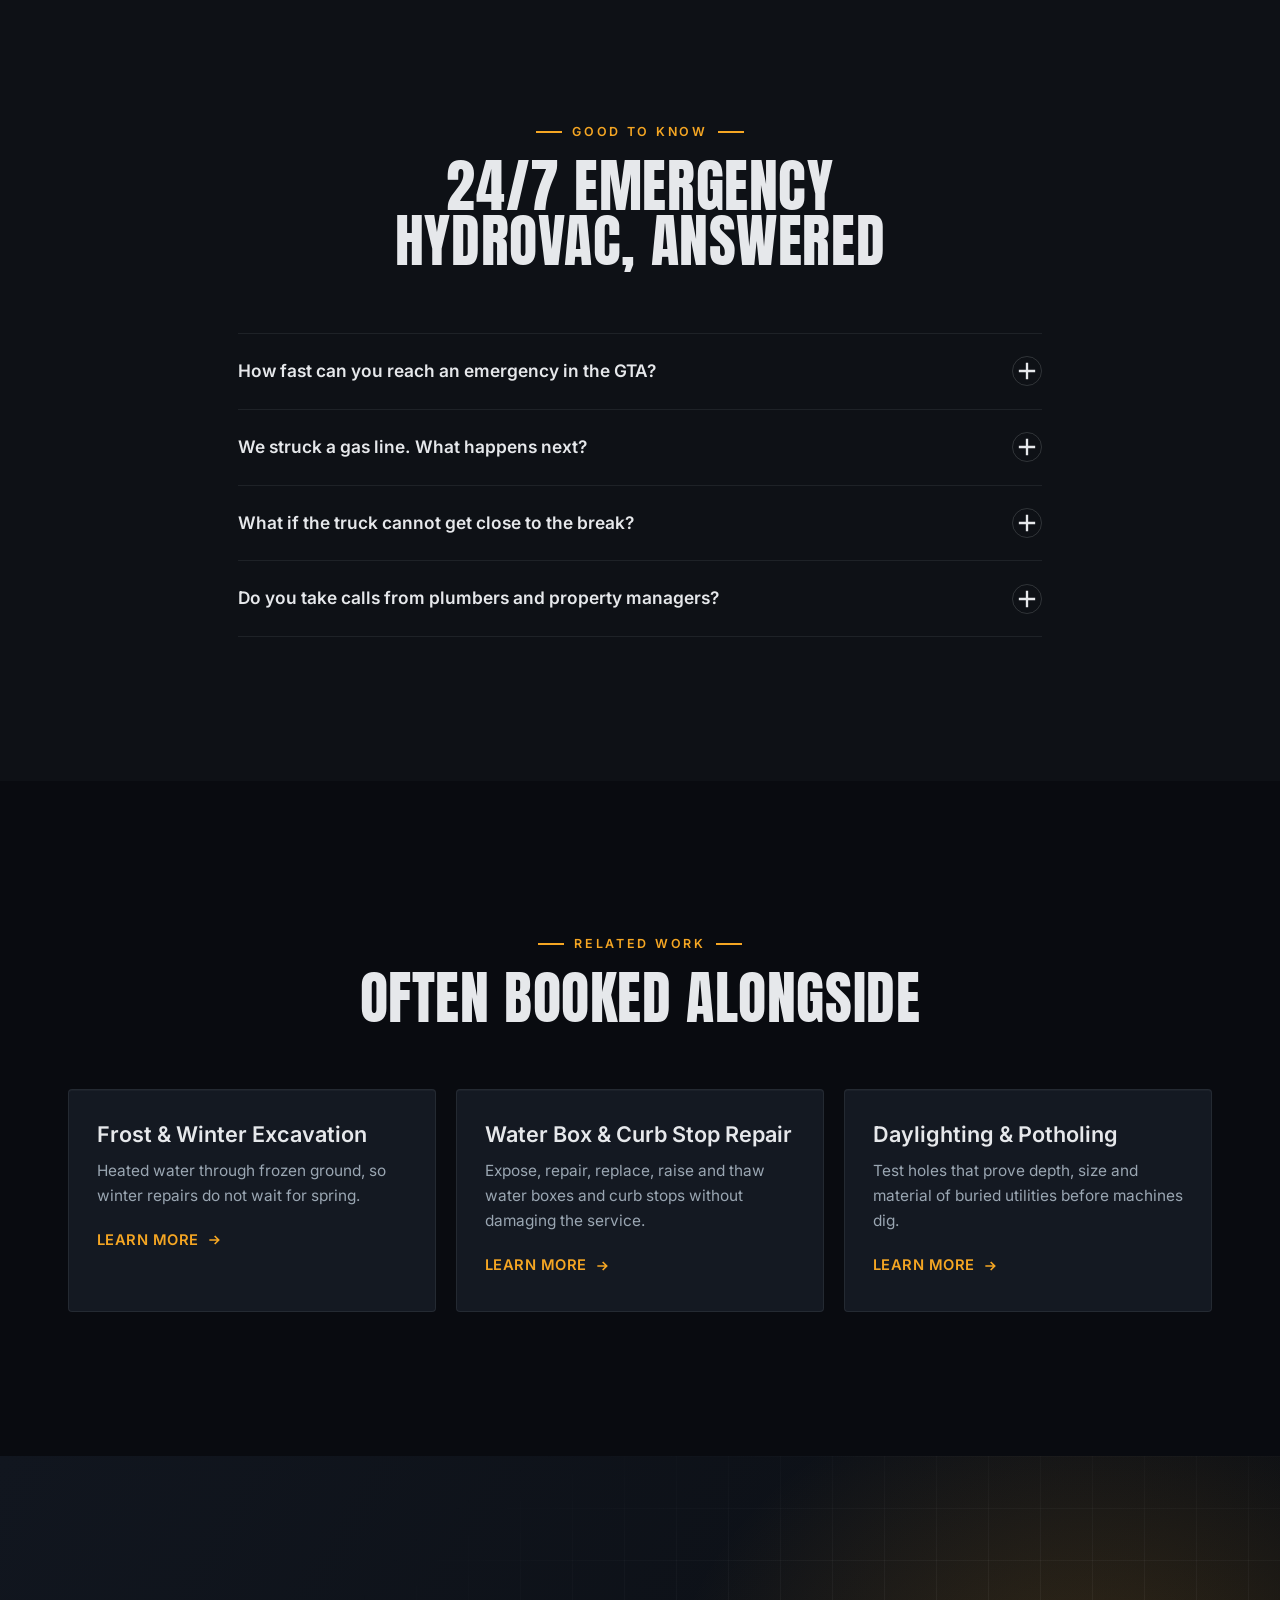
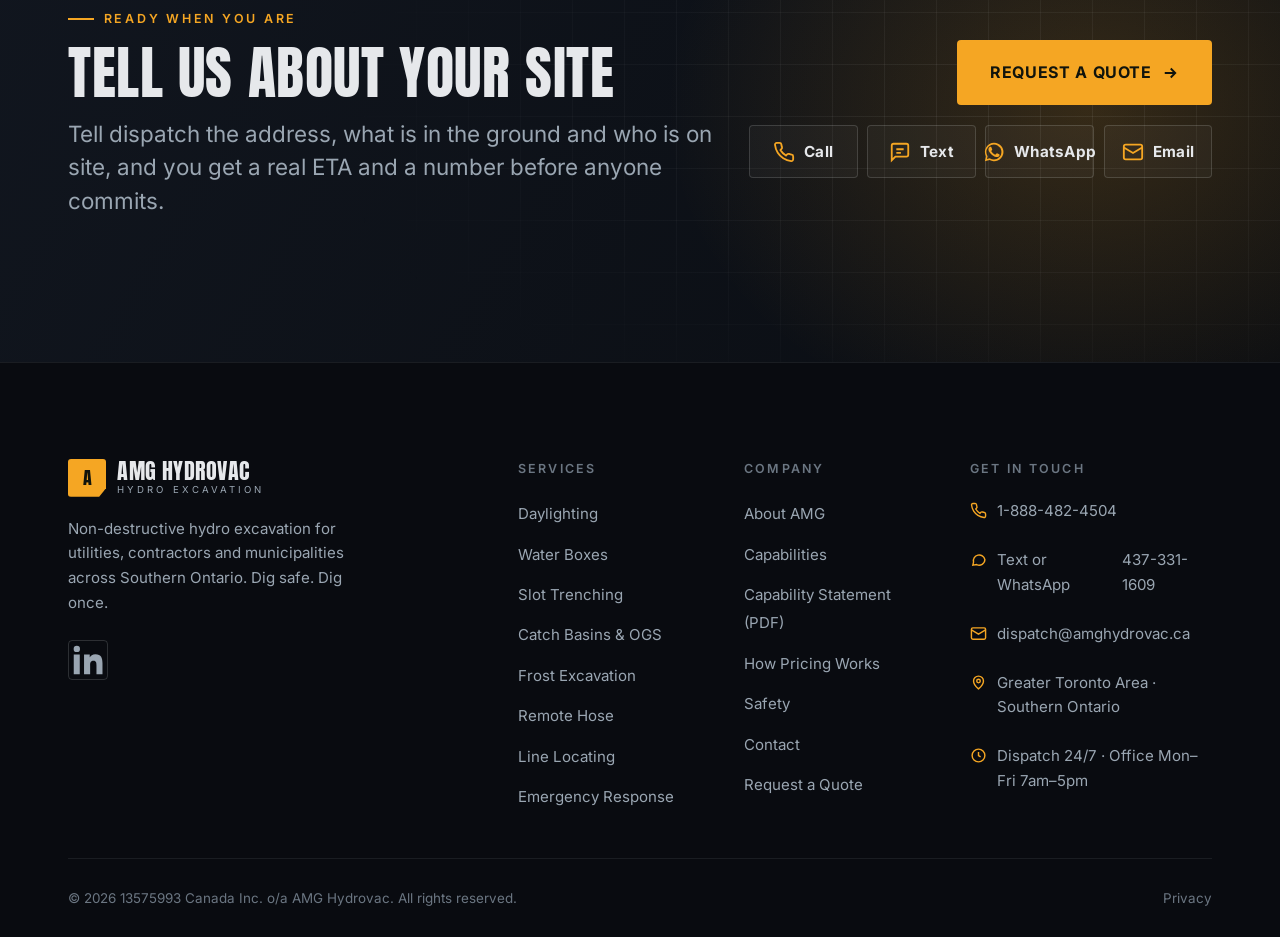
<file: services/emergency-hydrovac/index.html>
<!DOCTYPE html>
<html lang="en-CA">
<head>
  <meta charset="UTF-8" />
  <meta name="viewport" content="width=device-width, initial-scale=1.0" />

  <!-- Google tag (gtag.js) -->
  <script async src="https://www.googletagmanager.com/gtag/js?id=AW-18297054824"></script>
  <script>
    window.dataLayer = window.dataLayer || [];
    function gtag(){dataLayer.push(arguments);}
    gtag('js', new Date());
    gtag('config', 'AW-18297054824');
  </script>
  <title>24/7 Emergency Hydrovac, Toronto &amp; GTA | AMG Hydrovac</title>
  <meta name="description" content="Emergency hydrovac in Toronto and the GTA, answered 24/7 by the owner. Watermain breaks, struck utilities, spills and washouts. Call for a real ETA." />
  <meta name="theme-color" content="#0E1116" />
  <link rel="canonical" href="https://amghydrovac.ca/services/emergency-hydrovac/" />
  <meta property="og:type" content="website" />
  <meta property="og:title" content="Emergency Hydrovac in Toronto and the GTA, 24/7 · AMG Hydrovac" />
  <meta property="og:description" content="Emergency hydrovac in Toronto and the GTA, answered 24/7 by the owner. Watermain breaks, struck utilities, spills and washouts. Call for a real ETA." />
  <meta property="og:url" content="https://amghydrovac.ca/services/emergency-hydrovac/" />
  <meta property="og:image" content="https://amghydrovac.ca/assets/img/og.jpg" />
  <meta property="og:image:width" content="1200" />
  <meta property="og:image:height" content="630" />
  <meta name="twitter:card" content="summary_large_image" />
  <link rel="icon" href="/favicon.svg" type="image/svg+xml" />
  <link rel="icon" href="/favicon-48.png" sizes="48x48" type="image/png" />
  <link rel="apple-touch-icon" href="/apple-touch-icon.png" />
  <link rel="preload" href="/assets/fonts/anton-latin.woff2" as="font" type="font/woff2" crossorigin />
  <link rel="preload" href="/assets/fonts/inter-latin-var.woff2" as="font" type="font/woff2" crossorigin />
  <link rel="stylesheet" href="/assets/css/styles.css?v=20261013a" />
  <noscript><style>.reveal{opacity:1 !important;transform:none !important}</style></noscript>

  <script type="application/ld+json">
  {
    "@context": "https://schema.org",
    "@graph": [
      {
        "@type": "Service",
        "@id": "https://amghydrovac.ca/services/emergency-hydrovac/#service",
        "name": "Emergency Hydrovac in Toronto and the GTA, 24/7",
        "serviceType": "Emergency Hydrovac in Toronto and the GTA, 24/7",
        "description": "24/7 emergency hydrovac excavation in Toronto and the GTA for watermain breaks, struck or exposed utilities, spills and washouts, dispatched by the owner-operator.",
        "url": "https://amghydrovac.ca/services/emergency-hydrovac/",
        "provider": {
          "@type": "LocalBusiness",
          "@id": "https://amghydrovac.ca/#business",
          "name": "AMG Hydrovac",
          "legalName": "13575993 Canada Inc.",
          "telephone": "+1-888-482-4504",
          "url": "https://amghydrovac.ca"
        },
        "areaServed": [
          "Toronto",
          "Greater Toronto Area",
          "Hamilton",
          "Niagara Region",
          "Waterloo Region",
          "Southern Ontario"
        ]
      },
      {
        "@type": "BreadcrumbList",
        "itemListElement": [
          {
            "@type": "ListItem",
            "position": 1,
            "name": "Home",
            "item": "https://amghydrovac.ca/"
          },
          {
            "@type": "ListItem",
            "position": 2,
            "name": "Services",
            "item": "https://amghydrovac.ca/services.html"
          },
          {
            "@type": "ListItem",
            "position": 3,
            "name": "Emergency Hydrovac in Toronto and the GTA, 24/7",
            "item": "https://amghydrovac.ca/services/emergency-hydrovac/"
          }
        ]
      }
    ]
  }
  </script>
  <!-- sw-reset --><script>if("serviceWorker" in navigator){navigator.serviceWorker.getRegistrations().then(function(rs){var had=navigator.serviceWorker.controller;return Promise.all(rs.map(function(r){return r.unregister()})).then(function(){return "caches" in window?caches.keys().then(function(ks){return Promise.all(ks.map(function(k){return caches.delete(k)}))}):null}).then(function(){try{if(had&&!sessionStorage.getItem("amgSwReset")){sessionStorage.setItem("amgSwReset","1");location.reload()}}catch(e){}})}).catch(function(){})}</script>
</head>
<body>
  <a class="skip-link" href="#main">Skip to content</a>

  <header class="site-header">
    <div class="container header-inner">
      <a class="brand" href="/index.html" aria-label="AMG Hydrovac home">
        <span class="brand-mark">A</span>
        <span class="brand-text"><span class="brand-name">AMG&nbsp;HYDROVAC</span><span class="brand-sub">Hydro Excavation</span></span>
      </a>
      <nav class="nav" aria-label="Primary">
        <a href="/index.html">Home</a>
        <a href="/services.html" aria-current="page">Services</a>
        <a href="/capabilities.html">Capabilities</a>
        <a href="/about.html">About</a>
        <a href="/contact.html">Contact</a>
      </nav>
      <div class="header-cta">
        <span class="header-phone"><span>24/7 Dispatch</span><a href="tel:+18884824504">1-888-482-4504</a></span>
        <a class="btn" href="/contact.html">Request a Quote</a>
      </div>
      <a class="header-call" href="tel:+18884824504" aria-label="Call AMG Hydrovac, 24/7 dispatch"><svg viewBox="0 0 24 24" fill="none" stroke="currentColor" stroke-width="2.2" aria-hidden="true"><path d="M22 16.9v3a2 2 0 0 1-2.2 2 19.8 19.8 0 0 1-8.6-3 19.5 19.5 0 0 1-6-6 19.8 19.8 0 0 1-3-8.6A2 2 0 0 1 4.1 2h3a2 2 0 0 1 2 1.7c.1 1 .4 1.9.7 2.8a2 2 0 0 1-.5 2.1L8.1 9.9a16 16 0 0 0 6 6l1.3-1.3a2 2 0 0 1 2.1-.5c.9.3 1.8.6 2.8.7a2 2 0 0 1 1.7 2z"/></svg></a>
      <button class="menu-toggle" aria-label="Open menu" aria-expanded="false" aria-controls="mobile-menu"><span></span><span></span><span></span></button>
    </div>
  </header>

  <div class="mobile-menu" id="mobile-menu">
    <nav aria-label="Mobile">
      <a href="/index.html"><span class="idx">01</span> Home</a>
      <a href="/services.html"><span class="idx">02</span> Services</a>
      <a href="/capabilities.html"><span class="idx">03</span> Capabilities</a>
      <a href="/about.html"><span class="idx">04</span> About</a>
      <a href="/contact.html"><span class="idx">05</span> Contact</a>
    </nav>
    <div class="mobile-menu-footer">
      <a class="mobile-menu-phone" href="tel:+18884824504">1-888-482-4504</a>
      <a class="btn btn--lg" href="/contact.html">Request a Quote</a>
    </div>
  </div>

  <main id="main">
    <section class="page-hero">
      <div class="page-hero__bg"></div>
      <div class="container">
        <nav class="breadcrumb" aria-label="Breadcrumb"><a href="/">Home</a><span>/</span> <a href="/services.html">Services</a><span>/</span> 24/7 Emergency Hydrovac</nav>
        <span class="eyebrow">24/7 Emergency Dispatch</span>
        <h1>Emergency Hydrovac in Toronto and the GTA, 24/7</h1>
        <p class="lead">A watermain break, a struck gas line or a washout under a live road does not wait for business hours. AMG Hydrovac dispatches out of the Greater Toronto Area, and the 24/7 line is answered by the owner, so you get a straight answer from someone with the authority to commit. Utilities, municipalities, contractors with a strike, plumbers and property managers call when something is broken underground and they want a straight answer on timing.</p>
        <div class="hero__actions" style="margin-top:2rem;">
          <a class="btn btn--lg" href="/contact.html">Request a Quote <svg viewBox="0 0 24 24" fill="none" stroke="currentColor" stroke-width="2.5"><path d="M5 12h14M13 6l6 6-6 6"/></svg></a>
          <a class="btn btn--ghost btn--lg" href="tel:+18884824504">Call 1-888-482-4504 · 24/7</a>
        </div>
      </div>
    </section>

    <section class="section--tight">
      <div class="container container--narrow">
        <div class="media-frame media-frame--wide reveal">
          <img src="/assets/img/gallery/dusk-rail-bungalow.jpg" alt="AMG Hydrovac truck at dusk with the boom extended to an operator excavating beside a rail-side equipment bungalow" loading="lazy" decoding="async" />
          <span class="media-frame__label">Dusk call-out · rail-side bungalow</span>
        </div>
      </div>
    </section>

    <section class="section">
      <div class="container container--narrow">
        <div class="reveal">
          <h2>What We Respond To</h2>
          <p class="lead">Anything where the ground has to come open now, around something live, without making it worse. Hydrovac moves soil with water and vacuum, so there is no bucket to catch a second service while you chase the first.</p>
          <ul class="feature-list mt-sm">
            <li><span class="tick"><svg viewBox="0 0 24 24" fill="none" stroke="currentColor" stroke-width="3"><path d="M5 12l4 4 10-10"/></svg></span><span class="txt">Watermain breaks: expose the main or service for the repair crew and vacuum out saturated spoil and standing water as we go</span></li>
            <li><span class="tick"><svg viewBox="0 0 24 24" fill="none" stroke="currentColor" stroke-width="3"><path d="M5 12l4 4 10-10"/></svg></span><span class="txt">Struck or exposed utilities: clear around a damaged gas, hydro, telecom or water line so the utility can assess and repair it</span></li>
            <li><span class="tick"><svg viewBox="0 0 24 24" fill="none" stroke="currentColor" stroke-width="3"><path d="M5 12l4 4 10-10"/></svg></span><span class="txt">Spills: open up around a leaking line or tank so it can be isolated and repaired, and vacuum the impacted soil and liquid into the debris tank; disposal of contaminated material is scoped with you on the call</span></li>
            <li><span class="tick"><svg viewBox="0 0 24 24" fill="none" stroke="currentColor" stroke-width="3"><path d="M5 12l4 4 10-10"/></svg></span><span class="txt">Washouts and sinkholes: find the void, expose what is left of the pipe and clear the area so it can be backfilled properly</span></li>
          </ul>
        </div>
      </div>
    </section>

    <section class="section bg-ink">
      <div class="container container--narrow">
        <div class="reveal">
          <h2>Who Answers, and What the ETA Means</h2>
          <p>The dispatch line is answered around the clock by Tamim, the owner. He dispatches the work, so he knows where the nearest truck is and how long its current job has left. That is where the ETA comes from.</p>
          <p>Response is usually the same day, often within a few hours depending on where the nearest truck is. If the nearest truck is at the far end of the service area, you hear that straight away, so you can decide whether to wait or call someone closer. We would rather lose the call than give you a number we cannot keep.</p>

        </div>
      </div>
    </section>

    <section class="section">
      <div class="container container--narrow">
        <div class="reveal">
          <h2>What to Tell Dispatch</h2>
          <p>The more of this you have ready when you call, the faster the truck leaves and the fewer surprises on arrival.</p>
          <ul class="feature-list mt-sm">
            <li><span class="tick"><svg viewBox="0 0 24 24" fill="none" stroke="currentColor" stroke-width="3"><path d="M5 12l4 4 10-10"/></svg></span><span class="txt">The address, nearest cross street, and which side of the road or part of the property the dig is on</span></li>
            <li><span class="tick"><svg viewBox="0 0 24 24" fill="none" stroke="currentColor" stroke-width="3"><path d="M5 12l4 4 10-10"/></svg></span><span class="txt">What is in the ground: the service that broke or was struck, what else is nearby, and whether you have an Ontario One Call ticket or locate marks</span></li>
            <li><span class="tick"><svg viewBox="0 0 24 24" fill="none" stroke="currentColor" stroke-width="3"><path d="M5 12l4 4 10-10"/></svg></span><span class="txt">Access: where a tri-drive truck can park, overhead wires or low clearance, soft ground or standing water, and the distance from that spot to the dig</span></li>
            <li><span class="tick"><svg viewBox="0 0 24 24" fill="none" stroke="currentColor" stroke-width="3"><path d="M5 12l4 4 10-10"/></svg></span><span class="txt">Who is on site: your foreman or the utility rep, their mobile number, and whether the service is isolated or still live</span></li>
          </ul>
        </div>
      </div>
    </section>

    <section class="section bg-ink">
      <div class="container container--narrow">
        <div class="reveal">
          <h2>Working Safely Around Live Services</h2>
          <p>An emergency is where non-destructive digging earns its keep. Water and vacuum expose the damaged line without a tooth or bucket touching the services beside it, which matters most when nobody yet knows what else is in the trench.</p>
          <p>Locates still matter at 2 a.m. Ontario One Call has an emergency locate process, and we confirm what has been requested and marked before we cut; private locates can be arranged. The operator is Book 7 trained for work inside your lane closure, confined space trained for chamber and valve-pit work, and holds First Aid/CPR.</p>
          <p>Before we leave you get the same photo-and-depth record we hand over on a scheduled dig, so the repair crew and whoever reviews the incident know what was exposed, how deep and in what condition.</p>

        </div>
      </div>
    </section>

    <section class="section">
      <div class="container container--narrow">
        <div class="reveal">
          <h2>The Truck, and What After-Hours Costs</h2>
          <p>Per unit: a Tornado F3C tri-drive hydrovac with a 9 m³ (12 cu yd) debris tank, 6,000 L (1,585 US gal) of fresh water, heated water for frozen ground, and remote hose up to 90 m (300 ft) when the break is somewhere the truck cannot park.</p>
          <p>Nights, weekends and holidays are quoted on the call, before we commit the truck: hourly rate, minimum per dispatch, mobilization and disposal, no fuel surcharge. Contractors, utilities and municipalities get account pricing on a PO or approved account, with a certificate of insurance and WSIB clearance for your file.</p>

        </div>
      </div>
    </section>

    <!-- FAQ -->
    <section class="section">
      <div class="container container--narrow">
        <div class="section-head is-centered">
          <span class="eyebrow is-centered">Good to Know</span>
          <h2>24/7 Emergency Hydrovac, Answered</h2>
        </div>
        <div class="accordion reveal">
          <div class="acc-item">
            <button class="acc-q" aria-expanded="false" aria-controls="faq1">How fast can you reach an emergency in the GTA?<span class="ico"><svg viewBox="0 0 24 24" fill="none" stroke="currentColor" stroke-width="2"><path d="M12 5v14M5 12h14"/></svg></span></button>
            <div class="acc-a" id="faq1"><p>Usually the same day, often within a few hours depending on where the nearest truck is. Call dispatch and the owner gives you a real ETA before you commit.</p></div>
          </div>
          <div class="acc-item">
            <button class="acc-q" aria-expanded="false" aria-controls="faq2">We struck a gas line. What happens next?<span class="ico"><svg viewBox="0 0 24 24" fill="none" stroke="currentColor" stroke-width="2"><path d="M12 5v14M5 12h14"/></svg></span></button>
            <div class="acc-a" id="faq2"><p>Get everyone clear and call the utility's emergency line first. Once their crew gives the go-ahead, we expose the damaged section and clear around it so they can repair it; tell dispatch whether the line is isolated.</p></div>
          </div>
          <div class="acc-item">
            <button class="acc-q" aria-expanded="false" aria-controls="faq3">What if the truck cannot get close to the break?<span class="ico"><svg viewBox="0 0 24 24" fill="none" stroke="currentColor" stroke-width="2"><path d="M12 5v14M5 12h14"/></svg></span></button>
            <div class="acc-a" id="faq3"><p>Remote hose reaches up to 90 m (300 ft) from the truck for backyards, easements and anywhere past a closure the truck cannot enter. Give dispatch the distance.</p></div>
          </div>
          <div class="acc-item">
            <button class="acc-q" aria-expanded="false" aria-controls="faq4">Do you take calls from plumbers and property managers?<span class="ico"><svg viewBox="0 0 24 24" fill="none" stroke="currentColor" stroke-width="2"><path d="M12 5v14M5 12h14"/></svg></span></button>
            <div class="acc-a" id="faq4"><p>Yes. Homeowners, plumbers and property managers get the same up-front quote: tell dispatch what needs digging and where, and you have a price before the truck rolls.</p></div>
          </div>
        </div>
      </div>
    </section>

    <!-- RELATED -->
    <section class="section bg-ink">
      <div class="container">
        <div class="section-head is-centered">
          <span class="eyebrow is-centered">Related Work</span>
          <h2>Often Booked Alongside</h2>
        </div>
        <div class="cards cards--3">
          <article class="card reveal" data-delay="1">
            <h4>Frost &amp; Winter Excavation</h4>
            <p>Heated water through frozen ground, so winter repairs do not wait for spring.</p>
            <a class="card__link link-arrow" href="/services/frost-excavation/">Learn more <svg viewBox="0 0 24 24" fill="none" stroke="currentColor" stroke-width="2.5"><path d="M5 12h14M13 6l6 6-6 6"/></svg></a>
          </article>
          <article class="card reveal" data-delay="2">
            <h4>Water Box &amp; Curb Stop Repair</h4>
            <p>Expose, repair, replace, raise and thaw water boxes and curb stops without damaging the service.</p>
            <a class="card__link link-arrow" href="/services/water-box-repair/">Learn more <svg viewBox="0 0 24 24" fill="none" stroke="currentColor" stroke-width="2.5"><path d="M5 12h14M13 6l6 6-6 6"/></svg></a>
          </article>
          <article class="card reveal" data-delay="3">
            <h4>Daylighting &amp; Potholing</h4>
            <p>Test holes that prove depth, size and material of buried utilities before machines dig.</p>
            <a class="card__link link-arrow" href="/services/daylighting-potholing/">Learn more <svg viewBox="0 0 24 24" fill="none" stroke="currentColor" stroke-width="2.5"><path d="M5 12h14M13 6l6 6-6 6"/></svg></a>
          </article>
        </div>
      </div>
    </section>

    <!-- CTA BAND -->
    <section class="section cta-band">
      <div class="cta-band__bg"></div>
      <div class="container inner">
        <div class="reveal">
          <span class="eyebrow">Ready When You Are</span>
          <h2 class="mt-sm">Tell Us About Your Site</h2>
          <p class="lead">Tell dispatch the address, what is in the ground and who is on site, and you get a real ETA and a number before anyone commits.</p>
        </div>
        <div class="actions reveal" data-delay="2">
          <a class="btn btn--lg" href="/contact.html">Request a Quote <svg viewBox="0 0 24 24" fill="none" stroke="currentColor" stroke-width="2.5"><path d="M5 12h14M13 6l6 6-6 6"/></svg></a>
          <div class="book-row" aria-label="Book by phone, text, WhatsApp or email"><a class="book-btn" href="tel:+18884824504"><svg viewBox="0 0 24 24" fill="none" stroke="currentColor" stroke-width="2" aria-hidden="true"><path d="M22 16.9v3a2 2 0 0 1-2.2 2 19.8 19.8 0 0 1-8.6-3 19.5 19.5 0 0 1-6-6 19.8 19.8 0 0 1-3-8.6A2 2 0 0 1 4.1 2h3a2 2 0 0 1 2 1.7c.1 1 .4 1.9.7 2.8a2 2 0 0 1-.5 2.1L8.1 9.9a16 16 0 0 0 6 6l1.3-1.3a2 2 0 0 1 2.1-.5c.9.3 1.8.6 2.8.7a2 2 0 0 1 1.7 2z"/></svg><span>Call</span></a><a class="book-btn" href="sms:+14373311609?&body=Hi%20AMG%20Hydrovac%2C%20I%20would%20like%20to%20book%20hydrovac%20work.%20Site%20address%3A%20___%20%2F%20Service%20needed%3A%20___%20%2F%20When%3A%20___"><svg viewBox="0 0 24 24" fill="none" stroke="currentColor" stroke-width="2" aria-hidden="true"><path d="M21 15a2 2 0 0 1-2 2H7l-4 4V5a2 2 0 0 1 2-2h14a2 2 0 0 1 2 2z"/><path d="M8 9h8M8 13h5"/></svg><span>Text</span></a><a class="book-btn" href="https://wa.me/14373311609?text=Hi%20AMG%20Hydrovac%2C%20I%20would%20like%20to%20book%20hydrovac%20work.%20Site%20address%3A%20___%20%2F%20Service%20needed%3A%20___%20%2F%20When%3A%20___" target="_blank" rel="noopener"><svg viewBox="0 0 24 24" fill="currentColor" aria-hidden="true"><path d="M17.5 14.4c-.3-.1-1.8-.9-2-1-.3-.1-.5-.1-.7.1-.2.3-.8 1-1 1.2-.2.2-.3.2-.6.1-.3-.1-1.3-.5-2.4-1.5-.9-.8-1.5-1.8-1.7-2.1-.2-.3 0-.5.1-.6l.5-.6c.1-.2.2-.3.3-.5.1-.2 0-.4 0-.5l-.9-2.2c-.2-.6-.5-.5-.7-.5h-.6c-.2 0-.5.1-.8.4-.3.3-1 1-1 2.5s1.1 2.9 1.2 3.1c.1.2 2.1 3.2 5.1 4.5.7.3 1.3.5 1.7.6.7.2 1.4.2 1.9.1.6-.1 1.8-.7 2-1.4.2-.7.2-1.3.2-1.4-.1-.1-.3-.2-.6-.3zM12 2a10 10 0 0 0-8.6 15l-1.4 5 5.2-1.4A10 10 0 1 0 12 2zm0 18.2c-1.5 0-3-.4-4.3-1.2l-.3-.2-3.1.8.8-3-.2-.3A8.2 8.2 0 1 1 12 20.2z"/></svg><span>WhatsApp</span></a><a class="book-btn" href="mailto:quotes@amghydrovac.ca?subject=Booking%20request"><svg viewBox="0 0 24 24" fill="none" stroke="currentColor" stroke-width="2" aria-hidden="true"><rect x="2" y="4" width="20" height="16" rx="2"/><path d="m2 7 10 6 10-6"/></svg><span>Email</span></a></div>
        </div>
      </div>
    </section>
  </main>

  <footer class="site-footer">
    <div class="container">
      <div class="footer-grid">
        <div class="footer-brand">
          <a class="brand" href="/index.html" aria-label="AMG Hydrovac home">
            <span class="brand-mark">A</span>
            <span class="brand-text"><span class="brand-name">AMG&nbsp;HYDROVAC</span><span class="brand-sub">Hydro Excavation</span></span>
          </a>
          <p>Non-destructive hydro excavation for utilities, contractors and municipalities across Southern Ontario. Dig safe. Dig once.</p>
          <div class="footer-social">
            <a href="https://www.linkedin.com/company/amg-hydrovac" target="_blank" rel="noopener" aria-label="AMG Hydrovac on LinkedIn"><svg viewBox="0 0 24 24" fill="currentColor"><path d="M6.94 5a2 2 0 1 1-4 0 2 2 0 0 1 4 0zM3 8.5h3.8V21H3zM9.5 8.5h3.6v1.7h.05c.5-.9 1.7-1.9 3.5-1.9 3.8 0 4.5 2.5 4.5 5.7V21h-3.8v-5.5c0-1.3 0-3-1.9-3s-2.1 1.4-2.1 2.9V21H9.5z"/></svg></a>
          </div>
        </div>
        <div class="footer-col"><h5>Services</h5><ul>
          <li><a href="/services/daylighting-potholing/">Daylighting</a></li>
            <li><a href="/services/water-box-repair/">Water Boxes</a></li>
          <li><a href="/services.html#trenching">Slot Trenching</a></li>
          <li><a href="/services/catch-basin-cleaning/">Catch Basins &amp; OGS</a></li>
          <li><a href="/services/frost-excavation/">Frost Excavation</a></li>
          <li><a href="/services.html#remote">Remote Hose</a></li>
          <li><a href="/services.html#locating">Line Locating</a></li>
          <li><a href="/services/emergency-hydrovac/">Emergency Response</a></li>
        </ul></div>
        <div class="footer-col"><h5>Company</h5><ul>
          <li><a href="/about.html">About AMG</a></li>
          <li><a href="/capabilities.html">Capabilities</a></li>
          <li><a href="/capability-statement.pdf" target="_blank" rel="noopener">Capability Statement (PDF)</a></li>
          <li><a href="/services.html#pricing">How Pricing Works</a></li>
          <li><a href="/about.html#safety">Safety</a></li>
          <li><a href="/contact.html">Contact</a></li>
          <li><a href="/contact.html">Request a Quote</a></li>
        </ul></div>
        <div class="footer-col"><h5>Get in Touch</h5><ul class="footer-contact">
          <li><svg viewBox="0 0 24 24" fill="none" stroke="currentColor" stroke-width="2"><path d="M22 16.9v3a2 2 0 0 1-2.2 2 19.8 19.8 0 0 1-8.6-3 19.5 19.5 0 0 1-6-6 19.8 19.8 0 0 1-3-8.6A2 2 0 0 1 4.1 2h3a2 2 0 0 1 2 1.7c.1 1 .4 1.9.7 2.8a2 2 0 0 1-.5 2.1L8.1 9.9a16 16 0 0 0 6 6l1.3-1.3a2 2 0 0 1 2.1-.5c.9.3 1.8.6 2.8.7a2 2 0 0 1 1.7 2z"/></svg> <a href="tel:+18884824504">1-888-482-4504</a></li>
          <li><svg viewBox="0 0 24 24" fill="none" stroke="currentColor" stroke-width="2"><path d="M21 12a8 8 0 0 1-11.6 7.1L4 20l1-4.3A8 8 0 1 1 21 12z"/></svg> Text or WhatsApp <a href="sms:+14373311609?&body=Hi%20AMG%20Hydrovac%2C%20I%20would%20like%20to%20book%20hydrovac%20work.%20Site%20address%3A%20___%20%2F%20Service%20needed%3A%20___%20%2F%20When%3A%20___">437-331-1609</a></li>
          <li><svg viewBox="0 0 24 24" fill="none" stroke="currentColor" stroke-width="2"><rect x="2" y="4" width="20" height="16" rx="2"/><path d="m2 7 10 6 10-6"/></svg> <a href="mailto:dispatch@amghydrovac.ca">dispatch@amghydrovac.ca</a></li>
          <li><svg viewBox="0 0 24 24" fill="none" stroke="currentColor" stroke-width="2"><path d="M12 21s-7-5.5-7-11a7 7 0 0 1 14 0c0 5.5-7 11-7 11z"/><circle cx="12" cy="10" r="2.5"/></svg> Greater Toronto Area · Southern Ontario</li>
          <li><svg viewBox="0 0 24 24" fill="none" stroke="currentColor" stroke-width="2"><circle cx="12" cy="12" r="9"/><path d="M12 7v5l3 2"/></svg> Dispatch 24/7 · Office Mon–Fri 7am–5pm</li>
        </ul></div>
      </div>
      <div class="footer-bottom">
        <p>&copy; <span data-year>2026</span> 13575993 Canada Inc. o/a AMG Hydrovac. All rights reserved.</p>
        <div class="legal"><a href="/privacy.html">Privacy</a></div>
      </div>
    </div>
  </footer>

  <!-- Sticky mobile action bar -->
  <nav class="sticky-bar" aria-label="Quick actions">
    <a class="sticky-bar__call" href="tel:+18884824504">
      <svg viewBox="0 0 24 24" fill="none" stroke="currentColor" stroke-width="2" aria-hidden="true"><path d="M22 16.9v3a2 2 0 0 1-2.2 2 19.8 19.8 0 0 1-8.6-3 19.5 19.5 0 0 1-6-6 19.8 19.8 0 0 1-3-8.6A2 2 0 0 1 4.1 2h3a2 2 0 0 1 2 1.7c.1 1 .4 1.9.7 2.8a2 2 0 0 1-.5 2.1L8.1 9.9a16 16 0 0 0 6 6l1.3-1.3a2 2 0 0 1 2.1-.5c.9.3 1.8.6 2.8.7a2 2 0 0 1 1.7 2z"/></svg>
      Call 24/7
    </a>
    <a class="sticky-bar__quote" href="/contact.html">Get a Quote</a>
  </nav>

  <script src="/assets/js/main.js?v=20261013a" defer></script>
</body>
</html>
</file>
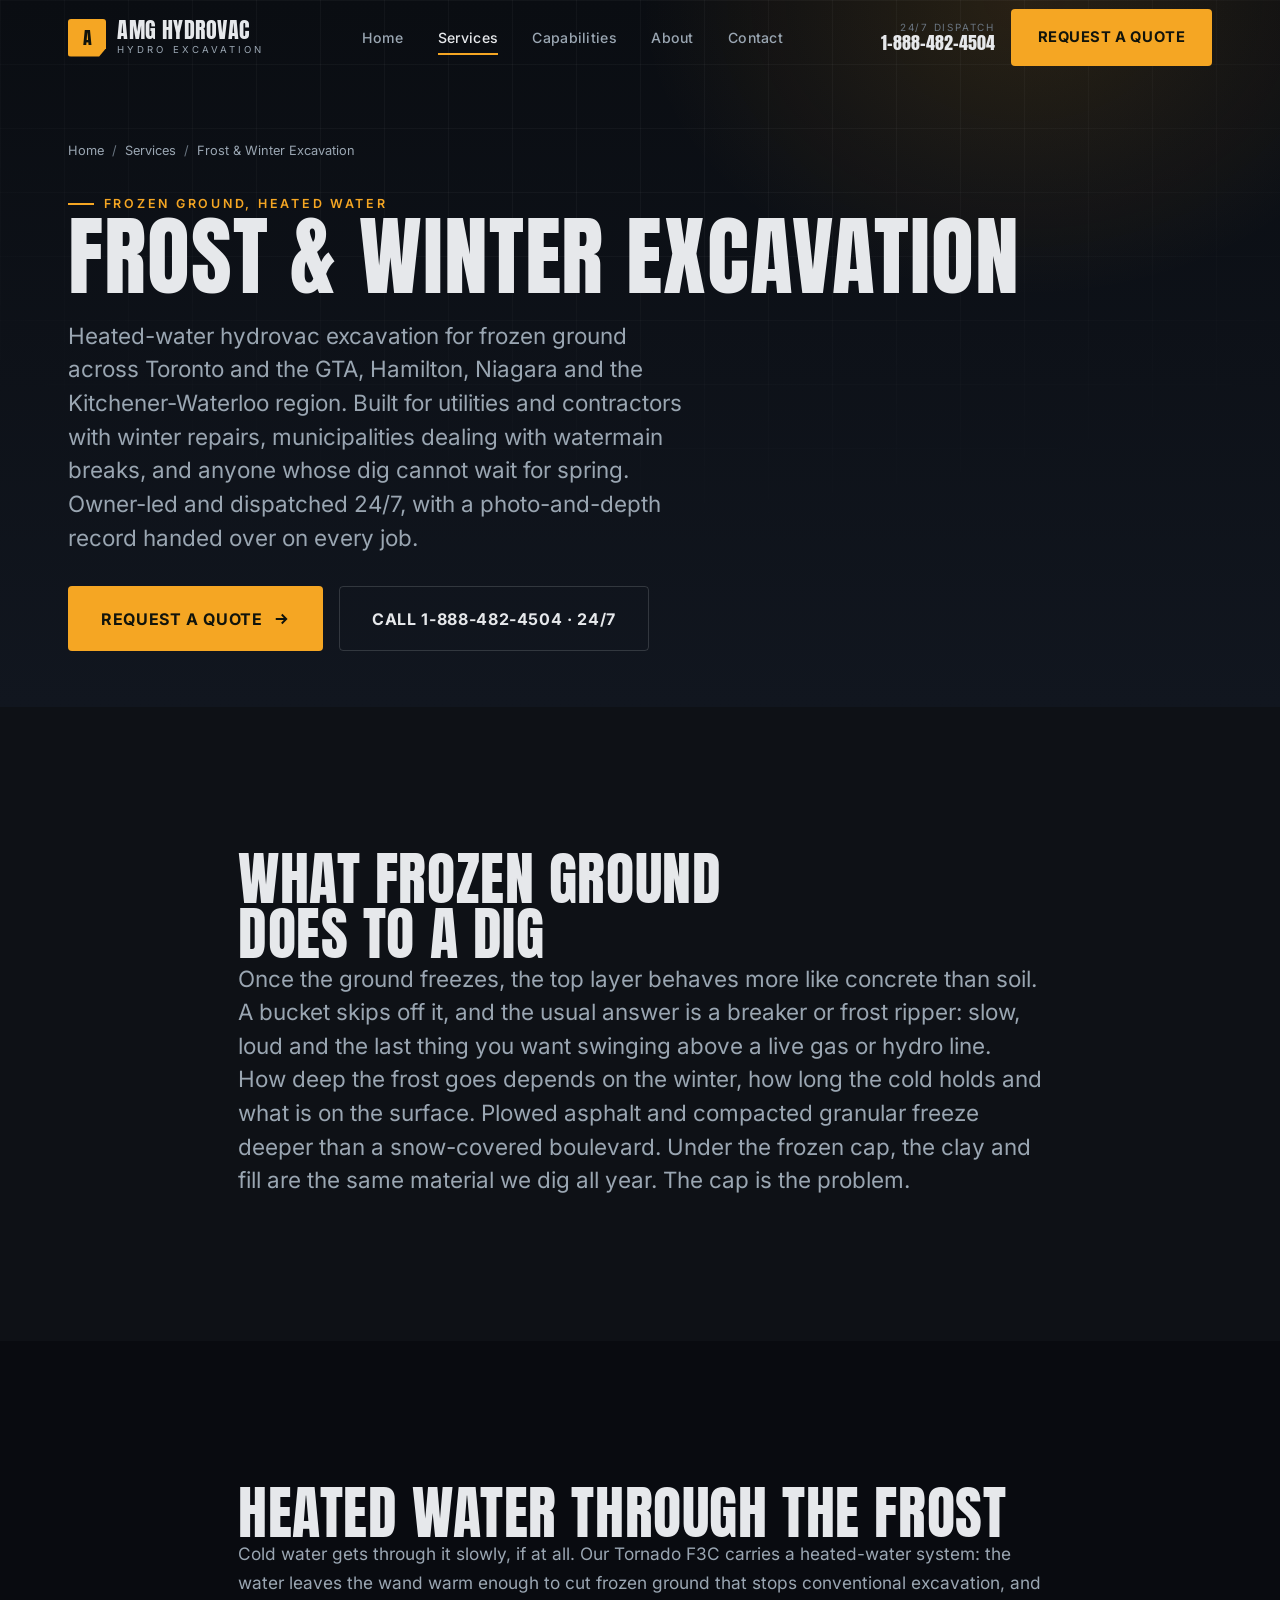
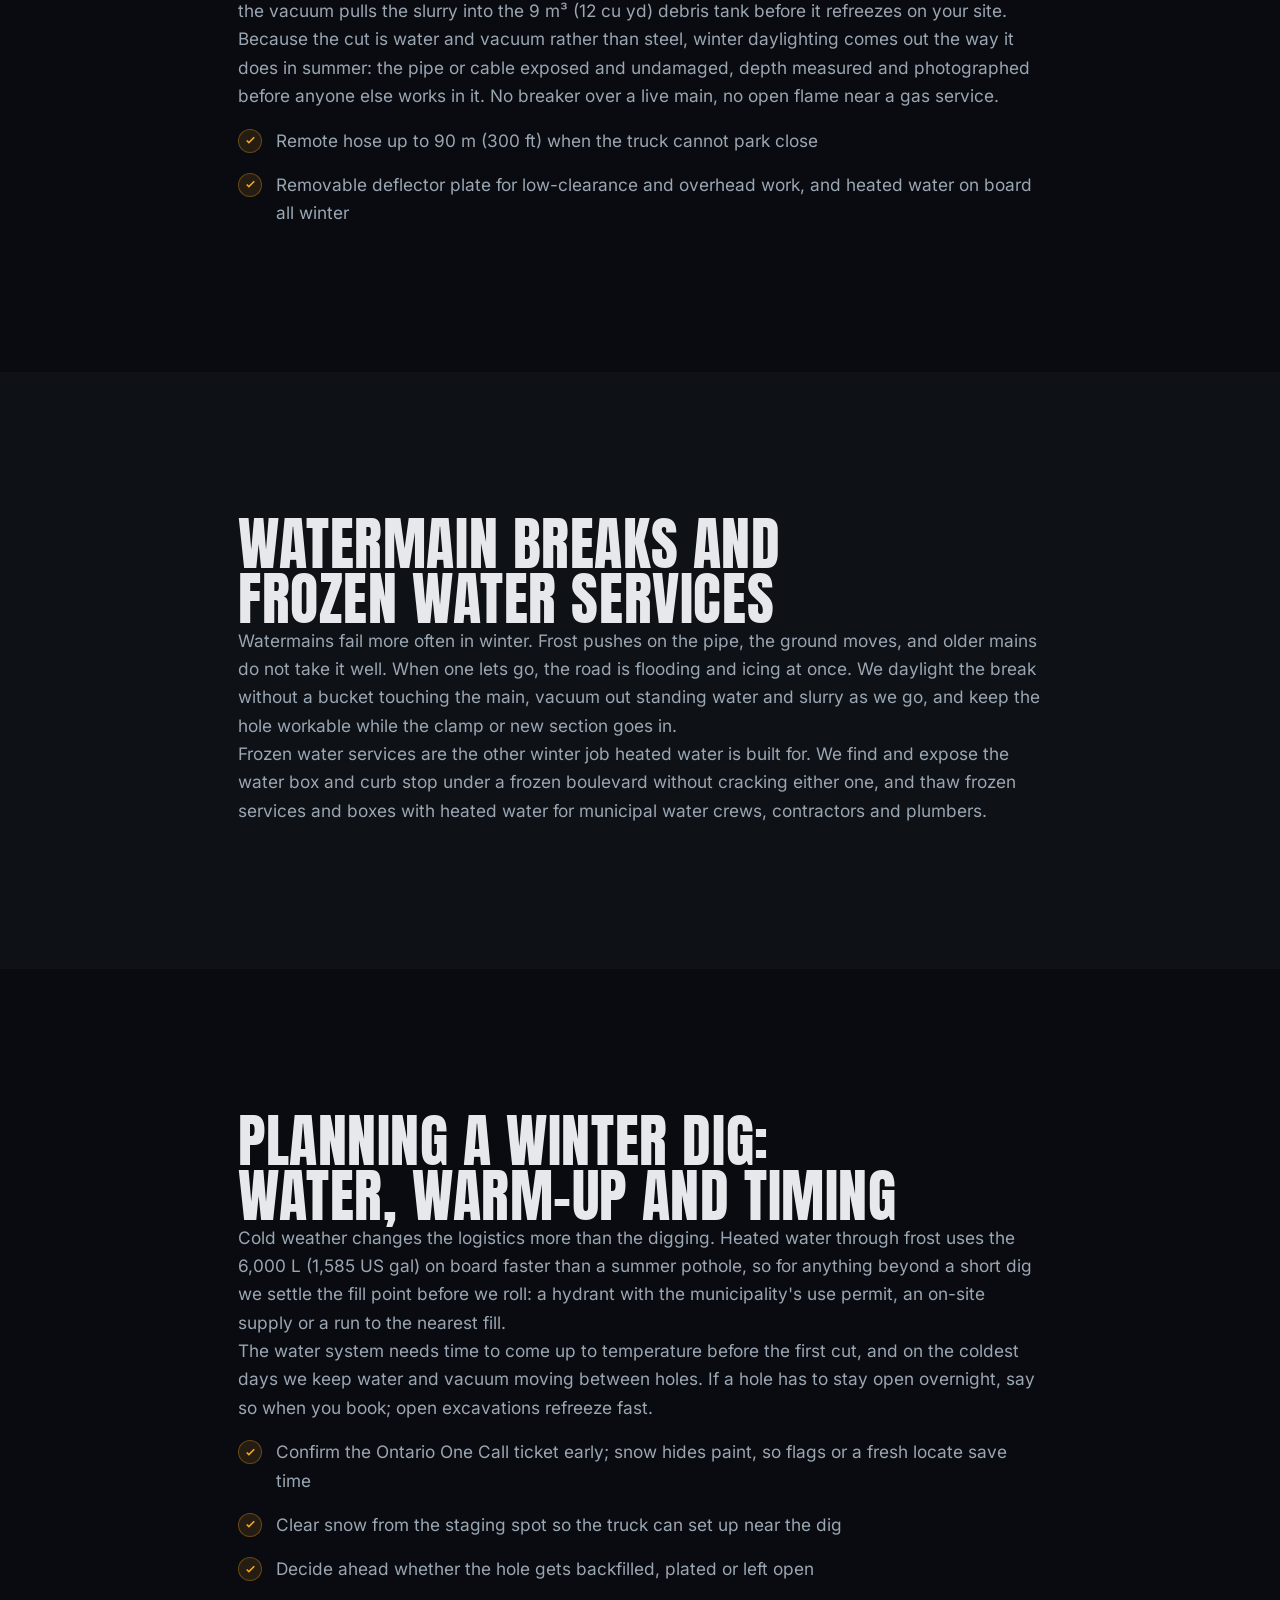
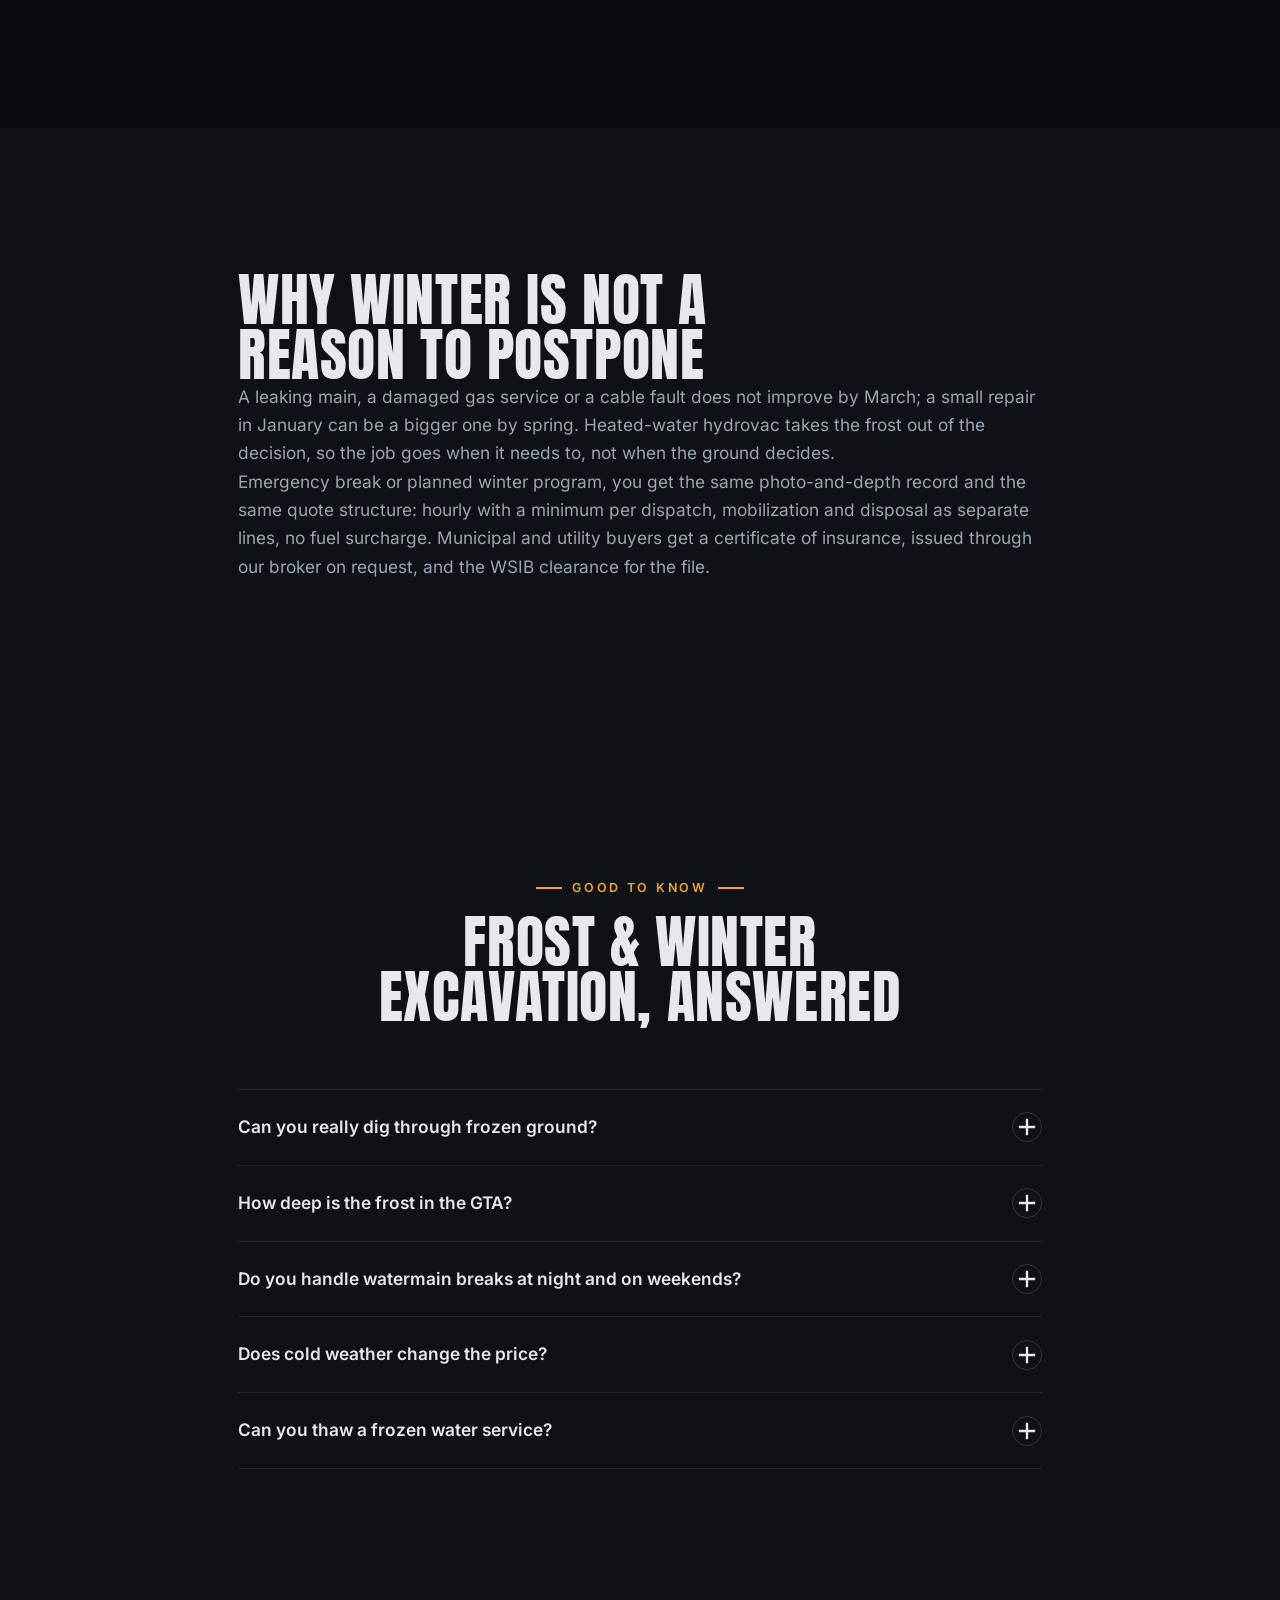
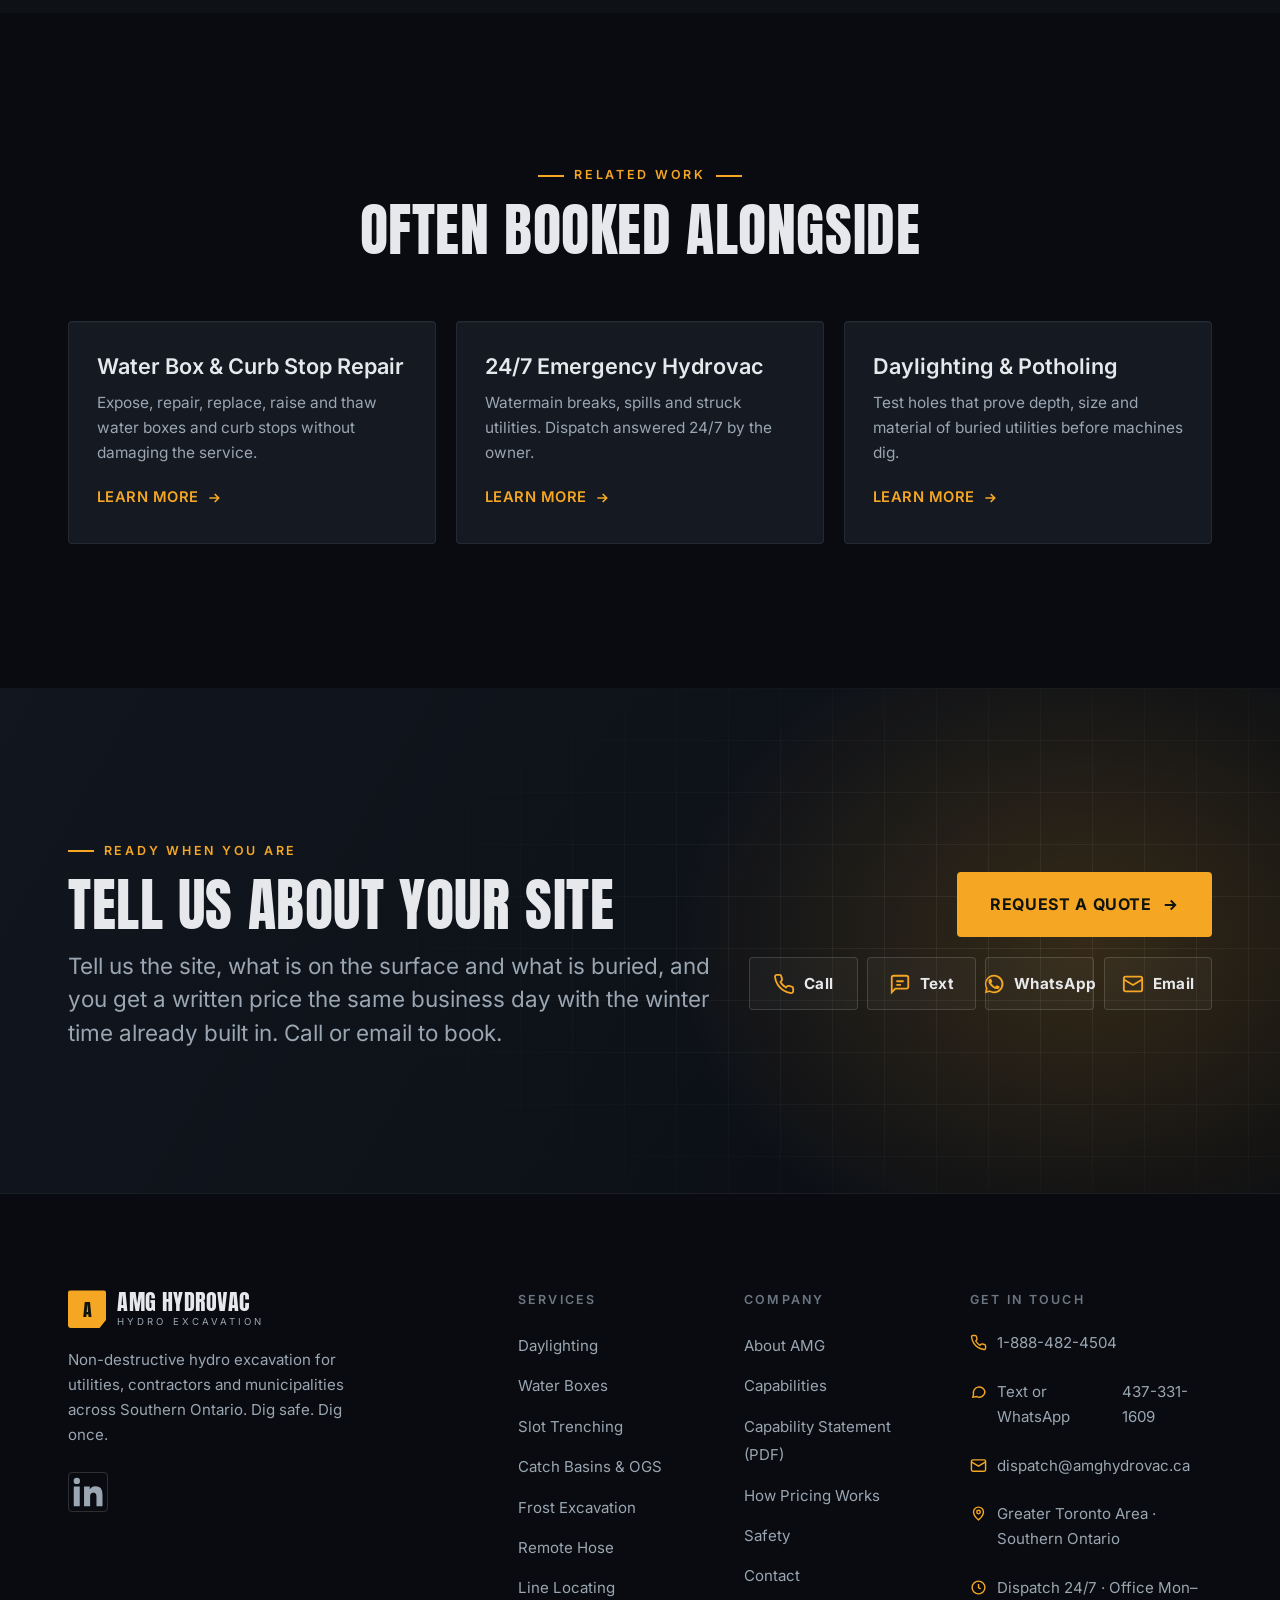
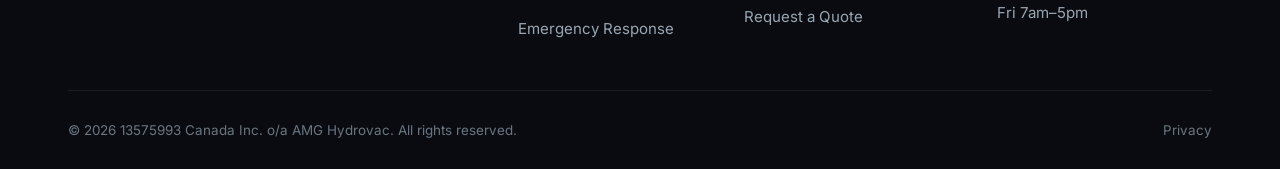
<file: services/frost-excavation/index.html>
<!DOCTYPE html>
<html lang="en-CA">
<head>
  <meta charset="UTF-8" />
  <meta name="viewport" content="width=device-width, initial-scale=1.0" />

  <!-- Google tag (gtag.js) -->
  <script async src="https://www.googletagmanager.com/gtag/js?id=AW-18297054824"></script>
  <script>
    window.dataLayer = window.dataLayer || [];
    function gtag(){dataLayer.push(arguments);}
    gtag('js', new Date());
    gtag('config', 'AW-18297054824');
  </script>
  <title>Frost &amp; Winter Excavation, Toronto &amp; GTA | AMG Hydrovac</title>
  <meta name="description" content="Heated-water hydrovac for frozen ground in Toronto and the GTA. Winter watermain breaks, frozen water services and daylighting. 24/7 dispatch, real ETAs." />
  <meta name="theme-color" content="#0E1116" />
  <link rel="canonical" href="https://amghydrovac.ca/services/frost-excavation/" />
  <meta property="og:type" content="website" />
  <meta property="og:title" content="Frost &amp; Winter Excavation · AMG Hydrovac" />
  <meta property="og:description" content="Heated-water hydrovac for frozen ground in Toronto and the GTA. Winter watermain breaks, frozen water services and daylighting. 24/7 dispatch, real ETAs." />
  <meta property="og:url" content="https://amghydrovac.ca/services/frost-excavation/" />
  <meta property="og:image" content="https://amghydrovac.ca/assets/img/og.jpg" />
  <meta property="og:image:width" content="1200" />
  <meta property="og:image:height" content="630" />
  <meta name="twitter:card" content="summary_large_image" />
  <link rel="icon" href="/favicon.svg" type="image/svg+xml" />
  <link rel="icon" href="/favicon-48.png" sizes="48x48" type="image/png" />
  <link rel="apple-touch-icon" href="/apple-touch-icon.png" />
  <link rel="preload" href="/assets/fonts/anton-latin.woff2" as="font" type="font/woff2" crossorigin />
  <link rel="preload" href="/assets/fonts/inter-latin-var.woff2" as="font" type="font/woff2" crossorigin />
  <link rel="stylesheet" href="/assets/css/styles.css?v=20261013a" />
  <noscript><style>.reveal{opacity:1 !important;transform:none !important}</style></noscript>

  <script type="application/ld+json">
  {
    "@context": "https://schema.org",
    "@graph": [
      {
        "@type": "Service",
        "@id": "https://amghydrovac.ca/services/frost-excavation/#service",
        "name": "Frost & Winter Excavation",
        "serviceType": "Frost & Winter Excavation",
        "description": "Heated-water hydrovac excavation through frozen ground for winter utility repairs, watermain breaks, frozen water services and winter daylighting across Toronto, the GTA and Southern Ontario.",
        "url": "https://amghydrovac.ca/services/frost-excavation/",
        "provider": {
          "@type": "LocalBusiness",
          "@id": "https://amghydrovac.ca/#business",
          "name": "AMG Hydrovac",
          "legalName": "13575993 Canada Inc.",
          "telephone": "+1-888-482-4504",
          "url": "https://amghydrovac.ca"
        },
        "areaServed": [
          "Toronto",
          "Greater Toronto Area",
          "Hamilton",
          "Niagara Region",
          "Waterloo Region",
          "Southern Ontario"
        ]
      },
      {
        "@type": "BreadcrumbList",
        "itemListElement": [
          {
            "@type": "ListItem",
            "position": 1,
            "name": "Home",
            "item": "https://amghydrovac.ca/"
          },
          {
            "@type": "ListItem",
            "position": 2,
            "name": "Services",
            "item": "https://amghydrovac.ca/services.html"
          },
          {
            "@type": "ListItem",
            "position": 3,
            "name": "Frost & Winter Excavation",
            "item": "https://amghydrovac.ca/services/frost-excavation/"
          }
        ]
      }
    ]
  }
  </script>
  <!-- sw-reset --><script>if("serviceWorker" in navigator){navigator.serviceWorker.getRegistrations().then(function(rs){var had=navigator.serviceWorker.controller;return Promise.all(rs.map(function(r){return r.unregister()})).then(function(){return "caches" in window?caches.keys().then(function(ks){return Promise.all(ks.map(function(k){return caches.delete(k)}))}):null}).then(function(){try{if(had&&!sessionStorage.getItem("amgSwReset")){sessionStorage.setItem("amgSwReset","1");location.reload()}}catch(e){}})}).catch(function(){})}</script>
</head>
<body>
  <a class="skip-link" href="#main">Skip to content</a>

  <header class="site-header">
    <div class="container header-inner">
      <a class="brand" href="/index.html" aria-label="AMG Hydrovac home">
        <span class="brand-mark">A</span>
        <span class="brand-text"><span class="brand-name">AMG&nbsp;HYDROVAC</span><span class="brand-sub">Hydro Excavation</span></span>
      </a>
      <nav class="nav" aria-label="Primary">
        <a href="/index.html">Home</a>
        <a href="/services.html" aria-current="page">Services</a>
        <a href="/capabilities.html">Capabilities</a>
        <a href="/about.html">About</a>
        <a href="/contact.html">Contact</a>
      </nav>
      <div class="header-cta">
        <span class="header-phone"><span>24/7 Dispatch</span><a href="tel:+18884824504">1-888-482-4504</a></span>
        <a class="btn" href="/contact.html">Request a Quote</a>
      </div>
      <a class="header-call" href="tel:+18884824504" aria-label="Call AMG Hydrovac, 24/7 dispatch"><svg viewBox="0 0 24 24" fill="none" stroke="currentColor" stroke-width="2.2" aria-hidden="true"><path d="M22 16.9v3a2 2 0 0 1-2.2 2 19.8 19.8 0 0 1-8.6-3 19.5 19.5 0 0 1-6-6 19.8 19.8 0 0 1-3-8.6A2 2 0 0 1 4.1 2h3a2 2 0 0 1 2 1.7c.1 1 .4 1.9.7 2.8a2 2 0 0 1-.5 2.1L8.1 9.9a16 16 0 0 0 6 6l1.3-1.3a2 2 0 0 1 2.1-.5c.9.3 1.8.6 2.8.7a2 2 0 0 1 1.7 2z"/></svg></a>
      <button class="menu-toggle" aria-label="Open menu" aria-expanded="false" aria-controls="mobile-menu"><span></span><span></span><span></span></button>
    </div>
  </header>

  <div class="mobile-menu" id="mobile-menu">
    <nav aria-label="Mobile">
      <a href="/index.html"><span class="idx">01</span> Home</a>
      <a href="/services.html"><span class="idx">02</span> Services</a>
      <a href="/capabilities.html"><span class="idx">03</span> Capabilities</a>
      <a href="/about.html"><span class="idx">04</span> About</a>
      <a href="/contact.html"><span class="idx">05</span> Contact</a>
    </nav>
    <div class="mobile-menu-footer">
      <a class="mobile-menu-phone" href="tel:+18884824504">1-888-482-4504</a>
      <a class="btn btn--lg" href="/contact.html">Request a Quote</a>
    </div>
  </div>

  <main id="main">
    <section class="page-hero">
      <div class="page-hero__bg"></div>
      <div class="container">
        <nav class="breadcrumb" aria-label="Breadcrumb"><a href="/">Home</a><span>/</span> <a href="/services.html">Services</a><span>/</span> Frost &amp; Winter Excavation</nav>
        <span class="eyebrow">Frozen Ground, Heated Water</span>
        <h1>Frost &amp; Winter Excavation</h1>
        <p class="lead">Heated-water hydrovac excavation for frozen ground across Toronto and the GTA, Hamilton, Niagara and the Kitchener-Waterloo region. Built for utilities and contractors with winter repairs, municipalities dealing with watermain breaks, and anyone whose dig cannot wait for spring. Owner-led and dispatched 24/7, with a photo-and-depth record handed over on every job.</p>
        <div class="hero__actions" style="margin-top:2rem;">
          <a class="btn btn--lg" href="/contact.html">Request a Quote <svg viewBox="0 0 24 24" fill="none" stroke="currentColor" stroke-width="2.5"><path d="M5 12h14M13 6l6 6-6 6"/></svg></a>
          <a class="btn btn--ghost btn--lg" href="tel:+18884824504">Call 1-888-482-4504 · 24/7</a>
        </div>
      </div>
    </section>

    <section class="section">
      <div class="container container--narrow">
        <div class="reveal">
          <h2>What Frozen Ground Does to a Dig</h2>
          <p class="lead">Once the ground freezes, the top layer behaves more like concrete than soil. A bucket skips off it, and the usual answer is a breaker or frost ripper: slow, loud and the last thing you want swinging above a live gas or hydro line.</p>
          <p class="lead">How deep the frost goes depends on the winter, how long the cold holds and what is on the surface. Plowed asphalt and compacted granular freeze deeper than a snow-covered boulevard. Under the frozen cap, the clay and fill are the same material we dig all year. The cap is the problem.</p>

        </div>
      </div>
    </section>

    <section class="section bg-ink">
      <div class="container container--narrow">
        <div class="reveal">
          <h2>Heated Water Through the Frost</h2>
          <p>Cold water gets through it slowly, if at all. Our Tornado F3C carries a heated-water system: the water leaves the wand warm enough to cut frozen ground that stops conventional excavation, and the vacuum pulls the slurry into the 9 m³ (12 cu yd) debris tank before it refreezes on your site.</p>
          <p>Because the cut is water and vacuum rather than steel, winter daylighting comes out the way it does in summer: the pipe or cable exposed and undamaged, depth measured and photographed before anyone else works in it. No breaker over a live main, no open flame near a gas service.</p>
          <ul class="feature-list mt-sm">
            <li><span class="tick"><svg viewBox="0 0 24 24" fill="none" stroke="currentColor" stroke-width="3"><path d="M5 12l4 4 10-10"/></svg></span><span class="txt">Remote hose up to 90 m (300 ft) when the truck cannot park close</span></li>
            <li><span class="tick"><svg viewBox="0 0 24 24" fill="none" stroke="currentColor" stroke-width="3"><path d="M5 12l4 4 10-10"/></svg></span><span class="txt">Removable deflector plate for low-clearance and overhead work, and heated water on board all winter</span></li>
          </ul>
        </div>
      </div>
    </section>

    <section class="section">
      <div class="container container--narrow">
        <div class="reveal">
          <h2>Watermain Breaks and Frozen Water Services</h2>
          <p>Watermains fail more often in winter. Frost pushes on the pipe, the ground moves, and older mains do not take it well. When one lets go, the road is flooding and icing at once. We daylight the break without a bucket touching the main, vacuum out standing water and slurry as we go, and keep the hole workable while the clamp or new section goes in.</p>
          <p>Frozen water services are the other winter job heated water is built for. We find and expose the water box and curb stop under a frozen boulevard without cracking either one, and thaw frozen services and boxes with heated water for municipal water crews, contractors and plumbers.</p>

        </div>
      </div>
    </section>

    <section class="section bg-ink">
      <div class="container container--narrow">
        <div class="reveal">
          <h2>Planning a Winter Dig: Water, Warm-Up and Timing</h2>
          <p>Cold weather changes the logistics more than the digging. Heated water through frost uses the 6,000 L (1,585 US gal) on board faster than a summer pothole, so for anything beyond a short dig we settle the fill point before we roll: a hydrant with the municipality's use permit, an on-site supply or a run to the nearest fill.</p>
          <p>The water system needs time to come up to temperature before the first cut, and on the coldest days we keep water and vacuum moving between holes. If a hole has to stay open overnight, say so when you book; open excavations refreeze fast.</p>
          <ul class="feature-list mt-sm">
            <li><span class="tick"><svg viewBox="0 0 24 24" fill="none" stroke="currentColor" stroke-width="3"><path d="M5 12l4 4 10-10"/></svg></span><span class="txt">Confirm the Ontario One Call ticket early; snow hides paint, so flags or a fresh locate save time</span></li>
            <li><span class="tick"><svg viewBox="0 0 24 24" fill="none" stroke="currentColor" stroke-width="3"><path d="M5 12l4 4 10-10"/></svg></span><span class="txt">Clear snow from the staging spot so the truck can set up near the dig</span></li>
            <li><span class="tick"><svg viewBox="0 0 24 24" fill="none" stroke="currentColor" stroke-width="3"><path d="M5 12l4 4 10-10"/></svg></span><span class="txt">Decide ahead whether the hole gets backfilled, plated or left open</span></li>
          </ul>
        </div>
      </div>
    </section>

    <section class="section">
      <div class="container container--narrow">
        <div class="reveal">
          <h2>Why Winter Is Not a Reason to Postpone</h2>
          <p>A leaking main, a damaged gas service or a cable fault does not improve by March; a small repair in January can be a bigger one by spring. Heated-water hydrovac takes the frost out of the decision, so the job goes when it needs to, not when the ground decides.</p>
          <p>Emergency break or planned winter program, you get the same photo-and-depth record and the same quote structure: hourly with a minimum per dispatch, mobilization and disposal as separate lines, no fuel surcharge. Municipal and utility buyers get a certificate of insurance, issued through our broker on request, and the WSIB clearance for the file.</p>

        </div>
      </div>
    </section>

    <!-- FAQ -->
    <section class="section">
      <div class="container container--narrow">
        <div class="section-head is-centered">
          <span class="eyebrow is-centered">Good to Know</span>
          <h2>Frost &amp; Winter Excavation, Answered</h2>
        </div>
        <div class="accordion reveal">
          <div class="acc-item">
            <button class="acc-q" aria-expanded="false" aria-controls="faq1">Can you really dig through frozen ground?<span class="ico"><svg viewBox="0 0 24 24" fill="none" stroke="currentColor" stroke-width="2"><path d="M12 5v14M5 12h14"/></svg></span></button>
            <div class="acc-a" id="faq1"><p>Yes. Heated water cuts through frost that stops a bucket, and the vacuum removes the slurry before it refreezes. We run frost digs all winter across Toronto and the GTA.</p></div>
          </div>
          <div class="acc-item">
            <button class="acc-q" aria-expanded="false" aria-controls="faq2">How deep is the frost in the GTA?<span class="ico"><svg viewBox="0 0 24 24" fill="none" stroke="currentColor" stroke-width="2"><path d="M12 5v14M5 12h14"/></svg></span></button>
            <div class="acc-a" id="faq2"><p>It changes every winter and from one surface to the next; a plowed road freezes deeper than a snow-covered lawn. We do not quote a number we cannot stand behind; the depth record shows what we found.</p></div>
          </div>
          <div class="acc-item">
            <button class="acc-q" aria-expanded="false" aria-controls="faq3">Do you handle watermain breaks at night and on weekends?<span class="ico"><svg viewBox="0 0 24 24" fill="none" stroke="currentColor" stroke-width="2"><path d="M12 5v14M5 12h14"/></svg></span></button>
            <div class="acc-a" id="faq3"><p>Yes. The dispatch line is answered 24/7 by the owner. Call and you get a real ETA before you commit.</p></div>
          </div>
          <div class="acc-item">
            <button class="acc-q" aria-expanded="false" aria-controls="faq4">Does cold weather change the price?<span class="ico"><svg viewBox="0 0 24 24" fill="none" stroke="currentColor" stroke-width="2"><path d="M12 5v14M5 12h14"/></svg></span></button>
            <div class="acc-a" id="faq4"><p>The structure is the same all year: hourly with a minimum per dispatch, mobilization and disposal as their own lines, no fuel surcharge. Frost digs can take longer per hole than in summer, and we say so when we quote.</p></div>
          </div>
          <div class="acc-item">
            <button class="acc-q" aria-expanded="false" aria-controls="faq5">Can you thaw a frozen water service?<span class="ico"><svg viewBox="0 0 24 24" fill="none" stroke="currentColor" stroke-width="2"><path d="M12 5v14M5 12h14"/></svg></span></button>
            <div class="acc-a" id="faq5"><p>Yes. Once the frozen section of service or the box is exposed, heated water thaws it in place without cracking either one. Water boxes and curb stops have their own page, including who is responsible on the city and private sides.</p></div>
          </div>
        </div>
      </div>
    </section>

    <!-- RELATED -->
    <section class="section bg-ink">
      <div class="container">
        <div class="section-head is-centered">
          <span class="eyebrow is-centered">Related Work</span>
          <h2>Often Booked Alongside</h2>
        </div>
        <div class="cards cards--3">
          <article class="card reveal" data-delay="1">
            <h4>Water Box &amp; Curb Stop Repair</h4>
            <p>Expose, repair, replace, raise and thaw water boxes and curb stops without damaging the service.</p>
            <a class="card__link link-arrow" href="/services/water-box-repair/">Learn more <svg viewBox="0 0 24 24" fill="none" stroke="currentColor" stroke-width="2.5"><path d="M5 12h14M13 6l6 6-6 6"/></svg></a>
          </article>
          <article class="card reveal" data-delay="2">
            <h4>24/7 Emergency Hydrovac</h4>
            <p>Watermain breaks, spills and struck utilities. Dispatch answered 24/7 by the owner.</p>
            <a class="card__link link-arrow" href="/services/emergency-hydrovac/">Learn more <svg viewBox="0 0 24 24" fill="none" stroke="currentColor" stroke-width="2.5"><path d="M5 12h14M13 6l6 6-6 6"/></svg></a>
          </article>
          <article class="card reveal" data-delay="3">
            <h4>Daylighting &amp; Potholing</h4>
            <p>Test holes that prove depth, size and material of buried utilities before machines dig.</p>
            <a class="card__link link-arrow" href="/services/daylighting-potholing/">Learn more <svg viewBox="0 0 24 24" fill="none" stroke="currentColor" stroke-width="2.5"><path d="M5 12h14M13 6l6 6-6 6"/></svg></a>
          </article>
        </div>
      </div>
    </section>

    <!-- CTA BAND -->
    <section class="section cta-band">
      <div class="cta-band__bg"></div>
      <div class="container inner">
        <div class="reveal">
          <span class="eyebrow">Ready When You Are</span>
          <h2 class="mt-sm">Tell Us About Your Site</h2>
          <p class="lead">Tell us the site, what is on the surface and what is buried, and you get a written price the same business day with the winter time already built in. Call or email to book.</p>
        </div>
        <div class="actions reveal" data-delay="2">
          <a class="btn btn--lg" href="/contact.html">Request a Quote <svg viewBox="0 0 24 24" fill="none" stroke="currentColor" stroke-width="2.5"><path d="M5 12h14M13 6l6 6-6 6"/></svg></a>
          <div class="book-row" aria-label="Book by phone, text, WhatsApp or email"><a class="book-btn" href="tel:+18884824504"><svg viewBox="0 0 24 24" fill="none" stroke="currentColor" stroke-width="2" aria-hidden="true"><path d="M22 16.9v3a2 2 0 0 1-2.2 2 19.8 19.8 0 0 1-8.6-3 19.5 19.5 0 0 1-6-6 19.8 19.8 0 0 1-3-8.6A2 2 0 0 1 4.1 2h3a2 2 0 0 1 2 1.7c.1 1 .4 1.9.7 2.8a2 2 0 0 1-.5 2.1L8.1 9.9a16 16 0 0 0 6 6l1.3-1.3a2 2 0 0 1 2.1-.5c.9.3 1.8.6 2.8.7a2 2 0 0 1 1.7 2z"/></svg><span>Call</span></a><a class="book-btn" href="sms:+14373311609?&body=Hi%20AMG%20Hydrovac%2C%20I%20would%20like%20to%20book%20hydrovac%20work.%20Site%20address%3A%20___%20%2F%20Service%20needed%3A%20___%20%2F%20When%3A%20___"><svg viewBox="0 0 24 24" fill="none" stroke="currentColor" stroke-width="2" aria-hidden="true"><path d="M21 15a2 2 0 0 1-2 2H7l-4 4V5a2 2 0 0 1 2-2h14a2 2 0 0 1 2 2z"/><path d="M8 9h8M8 13h5"/></svg><span>Text</span></a><a class="book-btn" href="https://wa.me/14373311609?text=Hi%20AMG%20Hydrovac%2C%20I%20would%20like%20to%20book%20hydrovac%20work.%20Site%20address%3A%20___%20%2F%20Service%20needed%3A%20___%20%2F%20When%3A%20___" target="_blank" rel="noopener"><svg viewBox="0 0 24 24" fill="currentColor" aria-hidden="true"><path d="M17.5 14.4c-.3-.1-1.8-.9-2-1-.3-.1-.5-.1-.7.1-.2.3-.8 1-1 1.2-.2.2-.3.2-.6.1-.3-.1-1.3-.5-2.4-1.5-.9-.8-1.5-1.8-1.7-2.1-.2-.3 0-.5.1-.6l.5-.6c.1-.2.2-.3.3-.5.1-.2 0-.4 0-.5l-.9-2.2c-.2-.6-.5-.5-.7-.5h-.6c-.2 0-.5.1-.8.4-.3.3-1 1-1 2.5s1.1 2.9 1.2 3.1c.1.2 2.1 3.2 5.1 4.5.7.3 1.3.5 1.7.6.7.2 1.4.2 1.9.1.6-.1 1.8-.7 2-1.4.2-.7.2-1.3.2-1.4-.1-.1-.3-.2-.6-.3zM12 2a10 10 0 0 0-8.6 15l-1.4 5 5.2-1.4A10 10 0 1 0 12 2zm0 18.2c-1.5 0-3-.4-4.3-1.2l-.3-.2-3.1.8.8-3-.2-.3A8.2 8.2 0 1 1 12 20.2z"/></svg><span>WhatsApp</span></a><a class="book-btn" href="mailto:quotes@amghydrovac.ca?subject=Booking%20request"><svg viewBox="0 0 24 24" fill="none" stroke="currentColor" stroke-width="2" aria-hidden="true"><rect x="2" y="4" width="20" height="16" rx="2"/><path d="m2 7 10 6 10-6"/></svg><span>Email</span></a></div>
        </div>
      </div>
    </section>
  </main>

  <footer class="site-footer">
    <div class="container">
      <div class="footer-grid">
        <div class="footer-brand">
          <a class="brand" href="/index.html" aria-label="AMG Hydrovac home">
            <span class="brand-mark">A</span>
            <span class="brand-text"><span class="brand-name">AMG&nbsp;HYDROVAC</span><span class="brand-sub">Hydro Excavation</span></span>
          </a>
          <p>Non-destructive hydro excavation for utilities, contractors and municipalities across Southern Ontario. Dig safe. Dig once.</p>
          <div class="footer-social">
            <a href="https://www.linkedin.com/company/amg-hydrovac" target="_blank" rel="noopener" aria-label="AMG Hydrovac on LinkedIn"><svg viewBox="0 0 24 24" fill="currentColor"><path d="M6.94 5a2 2 0 1 1-4 0 2 2 0 0 1 4 0zM3 8.5h3.8V21H3zM9.5 8.5h3.6v1.7h.05c.5-.9 1.7-1.9 3.5-1.9 3.8 0 4.5 2.5 4.5 5.7V21h-3.8v-5.5c0-1.3 0-3-1.9-3s-2.1 1.4-2.1 2.9V21H9.5z"/></svg></a>
          </div>
        </div>
        <div class="footer-col"><h5>Services</h5><ul>
          <li><a href="/services/daylighting-potholing/">Daylighting</a></li>
            <li><a href="/services/water-box-repair/">Water Boxes</a></li>
          <li><a href="/services.html#trenching">Slot Trenching</a></li>
          <li><a href="/services/catch-basin-cleaning/">Catch Basins &amp; OGS</a></li>
          <li><a href="/services/frost-excavation/">Frost Excavation</a></li>
          <li><a href="/services.html#remote">Remote Hose</a></li>
          <li><a href="/services.html#locating">Line Locating</a></li>
          <li><a href="/services/emergency-hydrovac/">Emergency Response</a></li>
        </ul></div>
        <div class="footer-col"><h5>Company</h5><ul>
          <li><a href="/about.html">About AMG</a></li>
          <li><a href="/capabilities.html">Capabilities</a></li>
          <li><a href="/capability-statement.pdf" target="_blank" rel="noopener">Capability Statement (PDF)</a></li>
          <li><a href="/services.html#pricing">How Pricing Works</a></li>
          <li><a href="/about.html#safety">Safety</a></li>
          <li><a href="/contact.html">Contact</a></li>
          <li><a href="/contact.html">Request a Quote</a></li>
        </ul></div>
        <div class="footer-col"><h5>Get in Touch</h5><ul class="footer-contact">
          <li><svg viewBox="0 0 24 24" fill="none" stroke="currentColor" stroke-width="2"><path d="M22 16.9v3a2 2 0 0 1-2.2 2 19.8 19.8 0 0 1-8.6-3 19.5 19.5 0 0 1-6-6 19.8 19.8 0 0 1-3-8.6A2 2 0 0 1 4.1 2h3a2 2 0 0 1 2 1.7c.1 1 .4 1.9.7 2.8a2 2 0 0 1-.5 2.1L8.1 9.9a16 16 0 0 0 6 6l1.3-1.3a2 2 0 0 1 2.1-.5c.9.3 1.8.6 2.8.7a2 2 0 0 1 1.7 2z"/></svg> <a href="tel:+18884824504">1-888-482-4504</a></li>
          <li><svg viewBox="0 0 24 24" fill="none" stroke="currentColor" stroke-width="2"><path d="M21 12a8 8 0 0 1-11.6 7.1L4 20l1-4.3A8 8 0 1 1 21 12z"/></svg> Text or WhatsApp <a href="sms:+14373311609?&body=Hi%20AMG%20Hydrovac%2C%20I%20would%20like%20to%20book%20hydrovac%20work.%20Site%20address%3A%20___%20%2F%20Service%20needed%3A%20___%20%2F%20When%3A%20___">437-331-1609</a></li>
          <li><svg viewBox="0 0 24 24" fill="none" stroke="currentColor" stroke-width="2"><rect x="2" y="4" width="20" height="16" rx="2"/><path d="m2 7 10 6 10-6"/></svg> <a href="mailto:dispatch@amghydrovac.ca">dispatch@amghydrovac.ca</a></li>
          <li><svg viewBox="0 0 24 24" fill="none" stroke="currentColor" stroke-width="2"><path d="M12 21s-7-5.5-7-11a7 7 0 0 1 14 0c0 5.5-7 11-7 11z"/><circle cx="12" cy="10" r="2.5"/></svg> Greater Toronto Area · Southern Ontario</li>
          <li><svg viewBox="0 0 24 24" fill="none" stroke="currentColor" stroke-width="2"><circle cx="12" cy="12" r="9"/><path d="M12 7v5l3 2"/></svg> Dispatch 24/7 · Office Mon–Fri 7am–5pm</li>
        </ul></div>
      </div>
      <div class="footer-bottom">
        <p>&copy; <span data-year>2026</span> 13575993 Canada Inc. o/a AMG Hydrovac. All rights reserved.</p>
        <div class="legal"><a href="/privacy.html">Privacy</a></div>
      </div>
    </div>
  </footer>

  <!-- Sticky mobile action bar -->
  <nav class="sticky-bar" aria-label="Quick actions">
    <a class="sticky-bar__call" href="tel:+18884824504">
      <svg viewBox="0 0 24 24" fill="none" stroke="currentColor" stroke-width="2" aria-hidden="true"><path d="M22 16.9v3a2 2 0 0 1-2.2 2 19.8 19.8 0 0 1-8.6-3 19.5 19.5 0 0 1-6-6 19.8 19.8 0 0 1-3-8.6A2 2 0 0 1 4.1 2h3a2 2 0 0 1 2 1.7c.1 1 .4 1.9.7 2.8a2 2 0 0 1-.5 2.1L8.1 9.9a16 16 0 0 0 6 6l1.3-1.3a2 2 0 0 1 2.1-.5c.9.3 1.8.6 2.8.7a2 2 0 0 1 1.7 2z"/></svg>
      Call 24/7
    </a>
    <a class="sticky-bar__quote" href="/contact.html">Get a Quote</a>
  </nav>

  <script src="/assets/js/main.js?v=20261013a" defer></script>
</body>
</html>
</file>
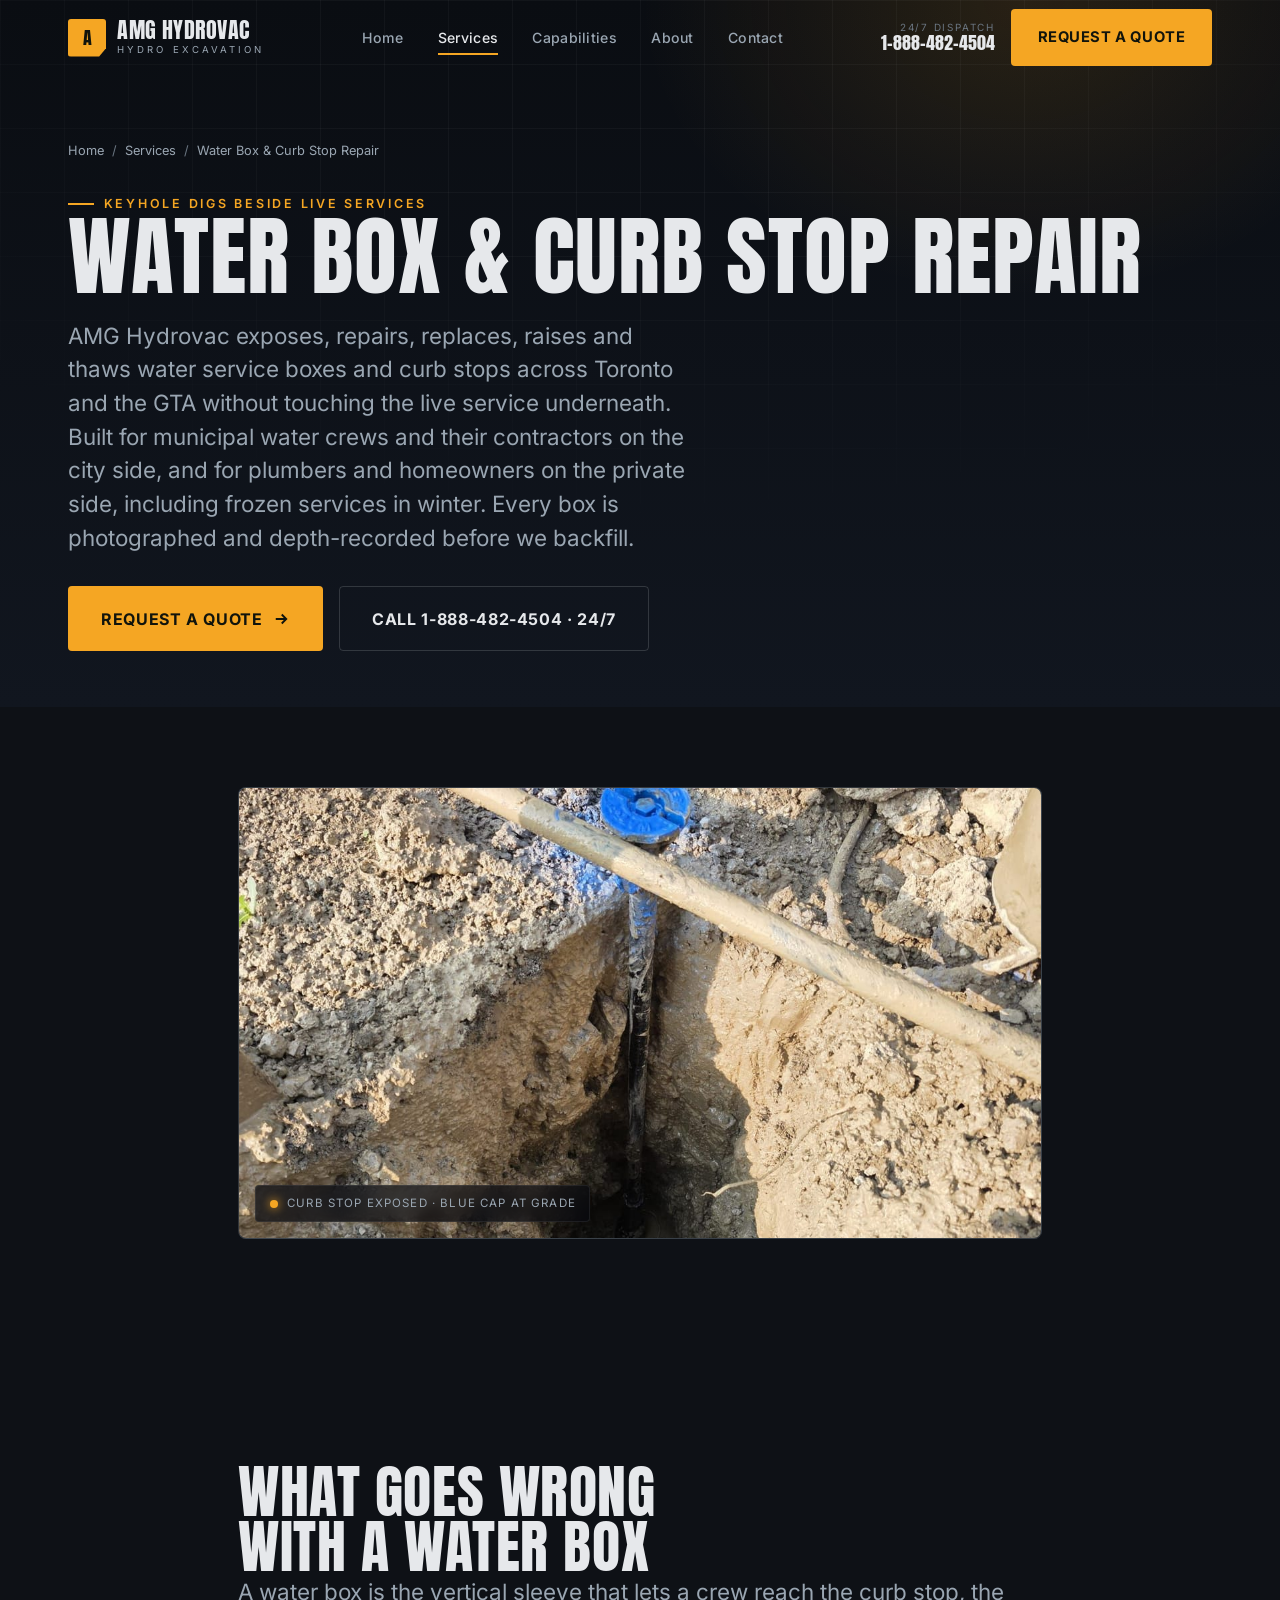
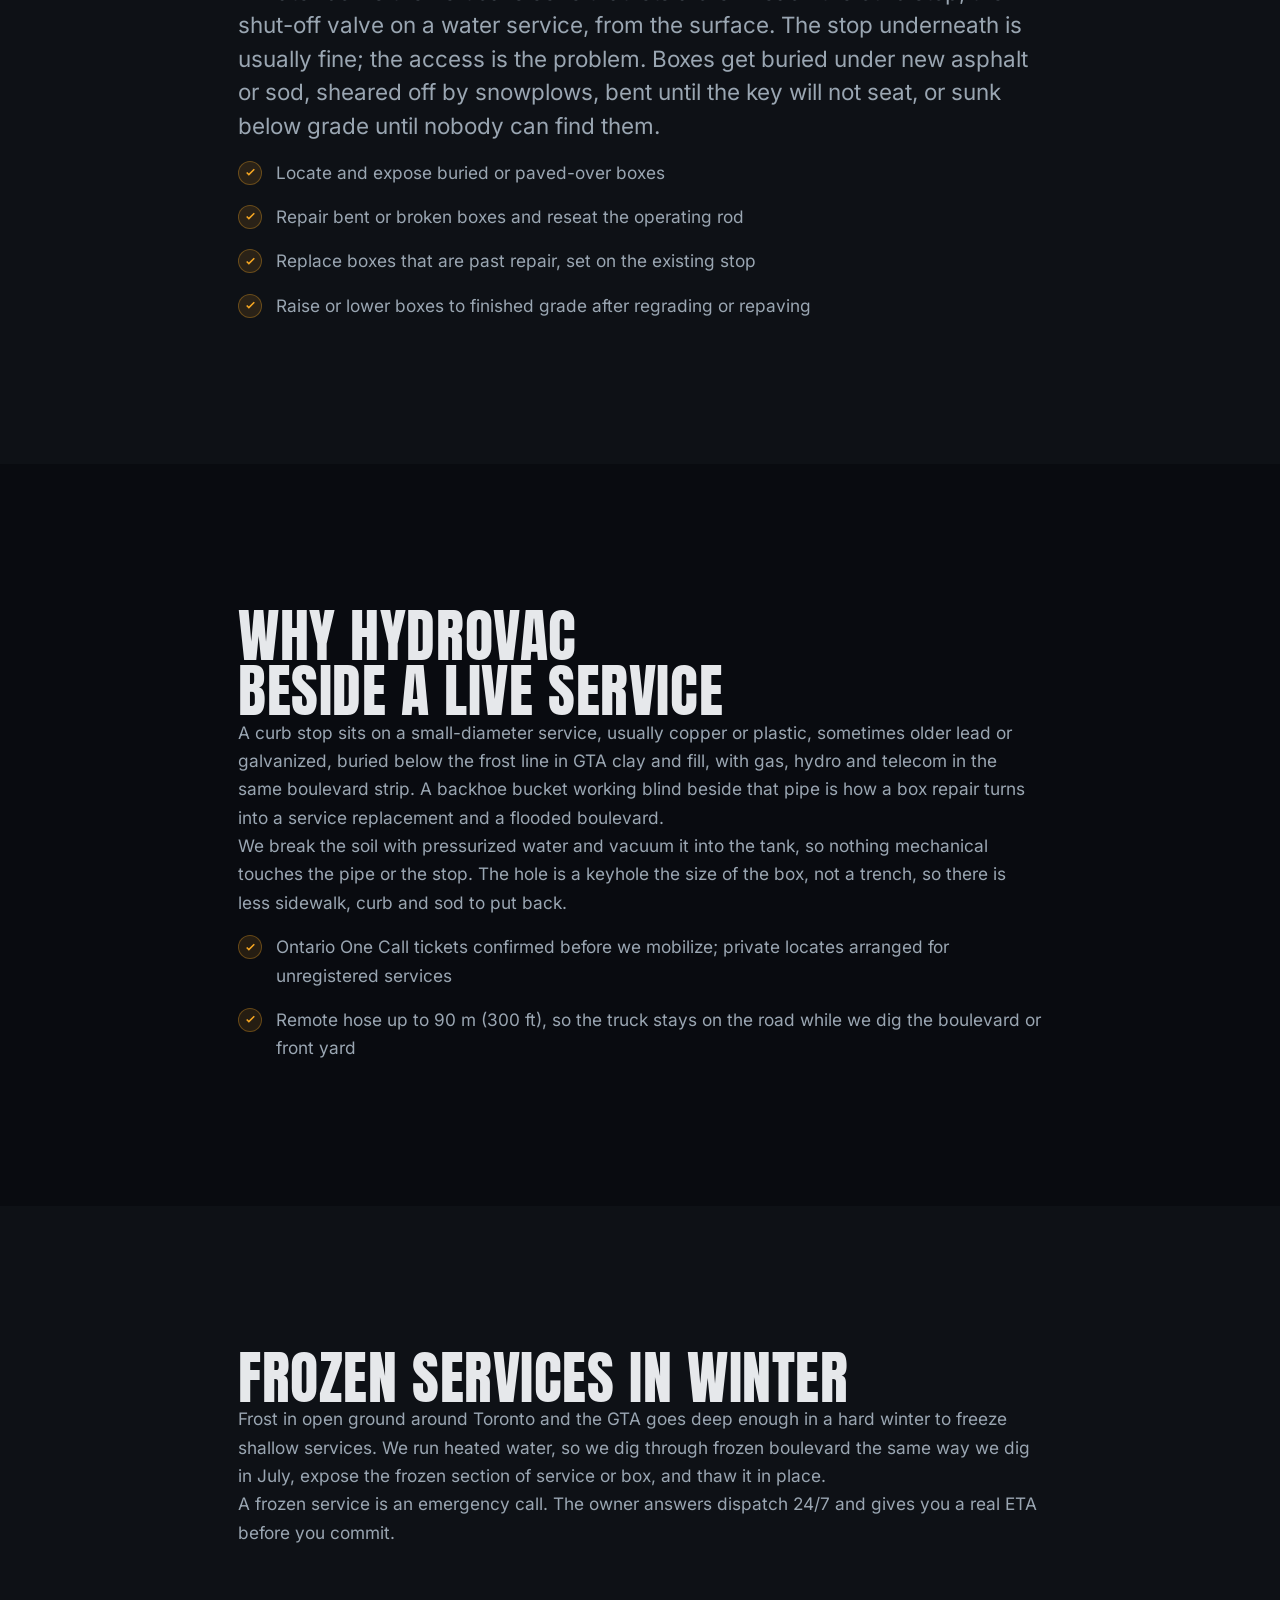
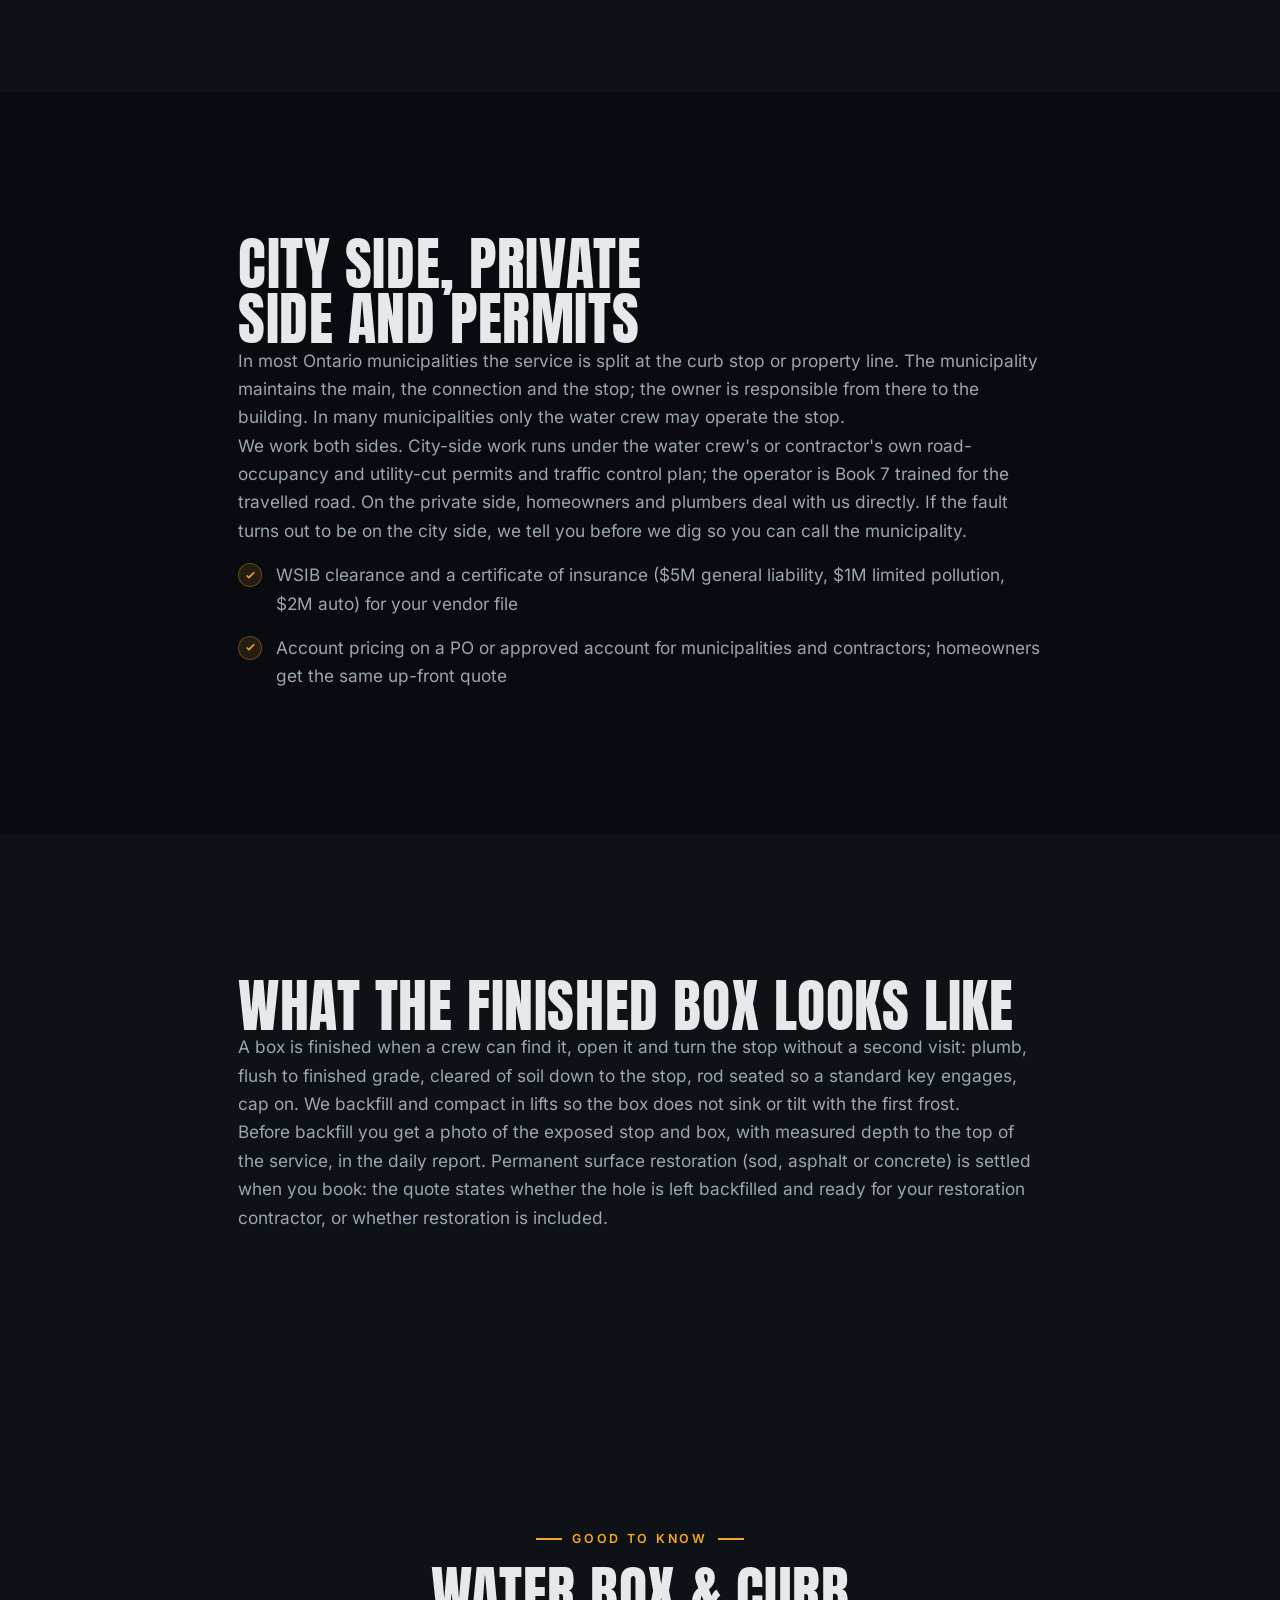
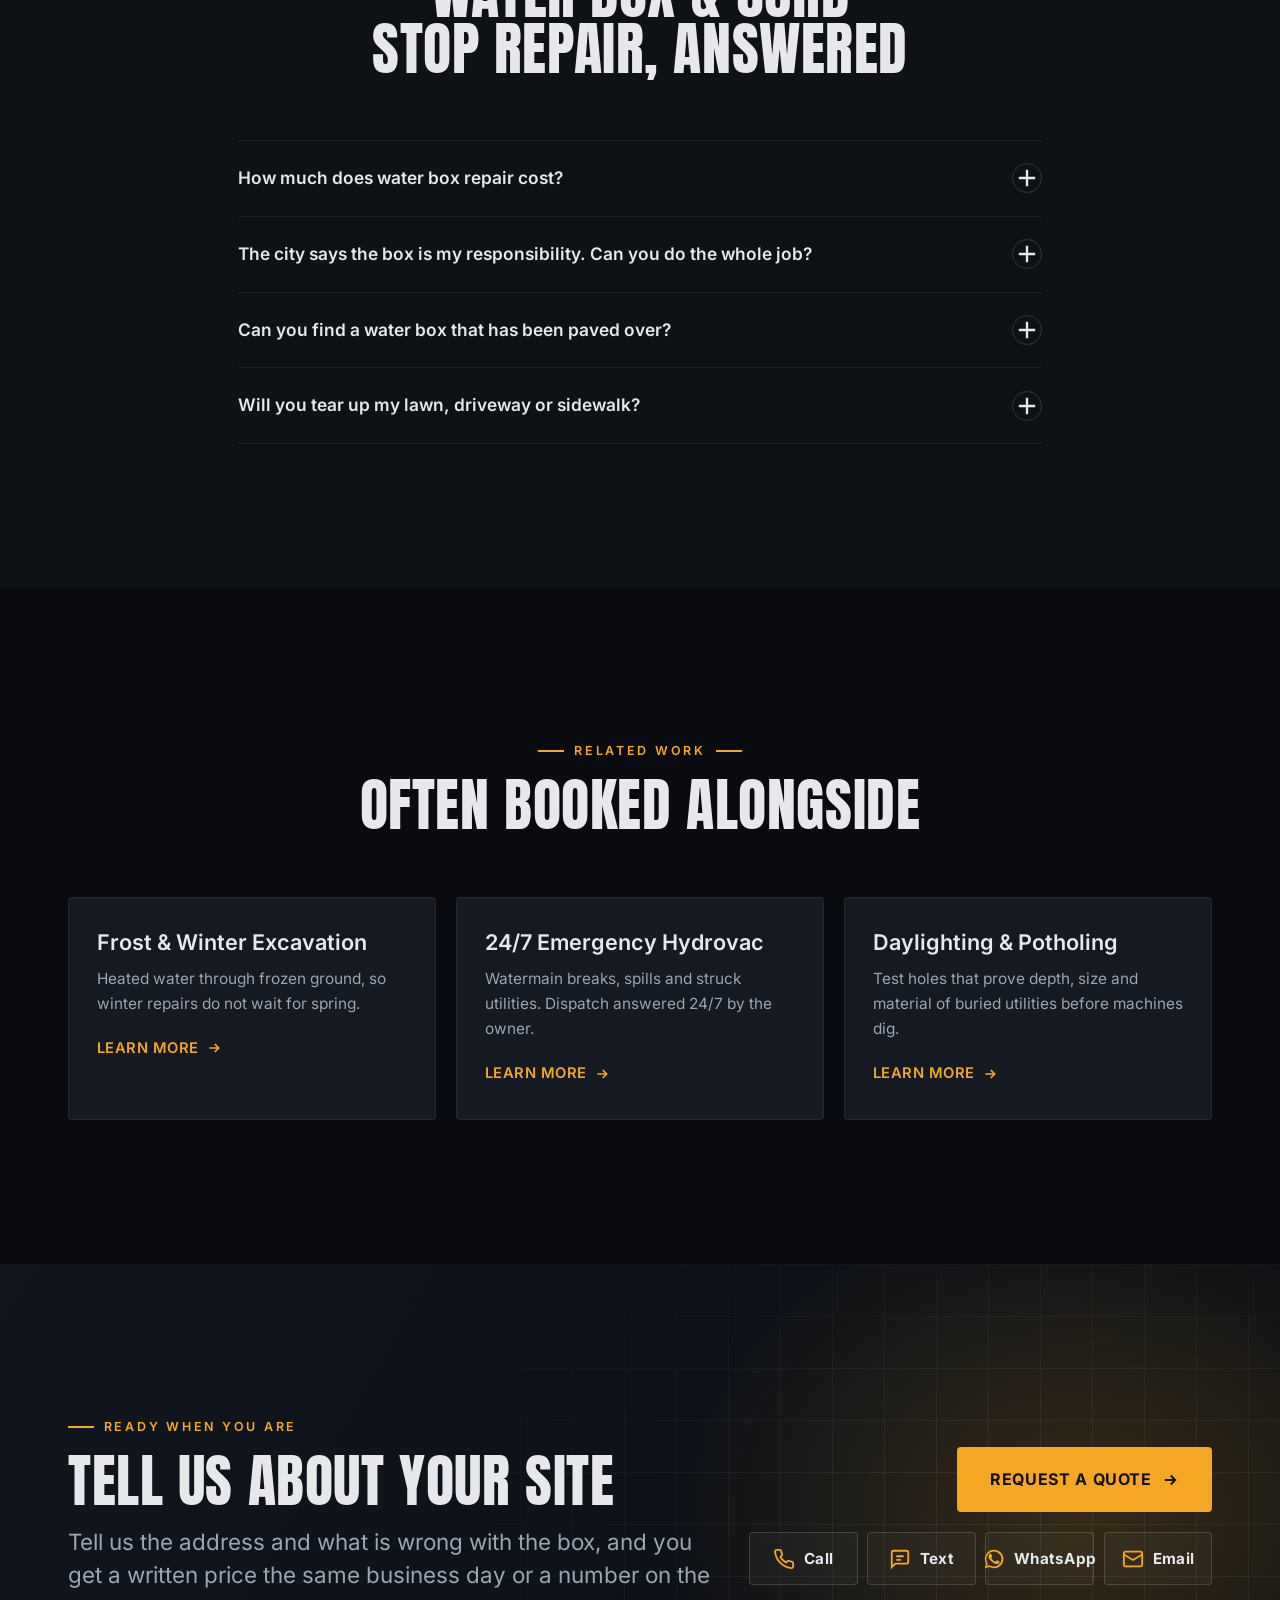
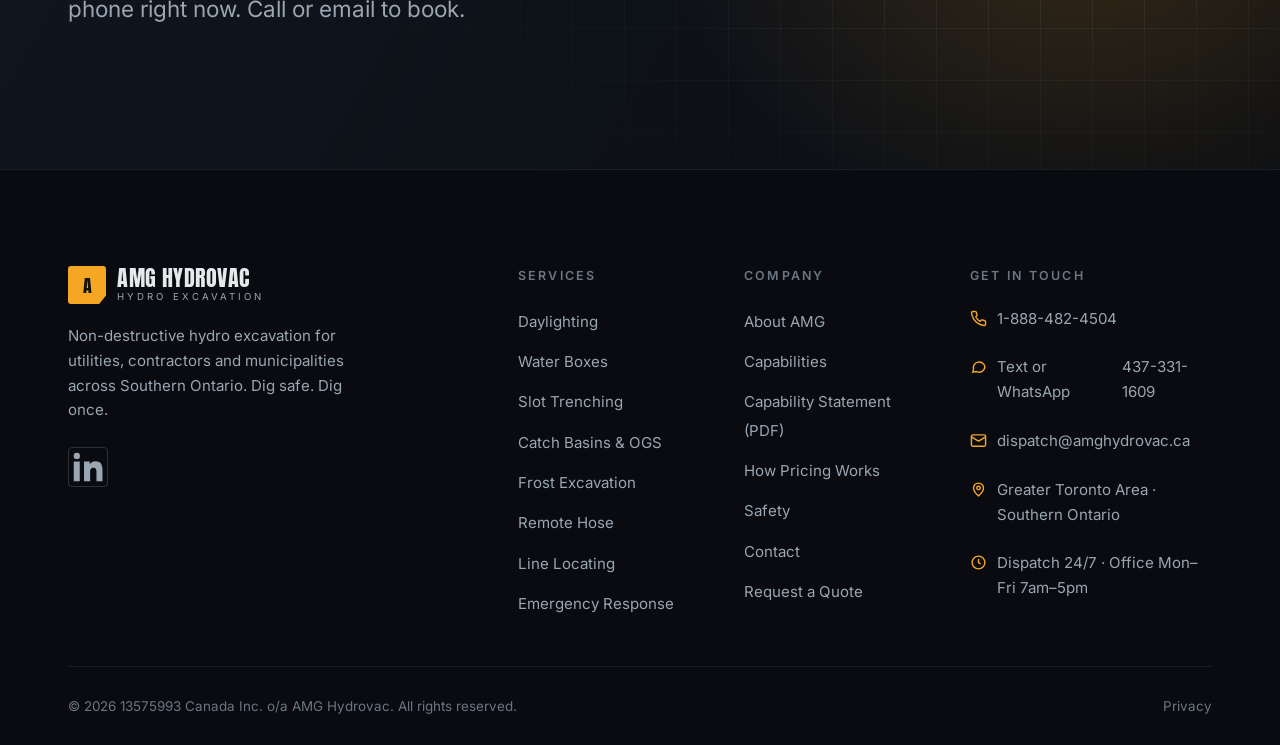
<file: services/water-box-repair/index.html>
<!DOCTYPE html>
<html lang="en-CA">
<head>
  <meta charset="UTF-8" />
  <meta name="viewport" content="width=device-width, initial-scale=1.0" />

  <!-- Google tag (gtag.js) -->
  <script async src="https://www.googletagmanager.com/gtag/js?id=AW-18297054824"></script>
  <script>
    window.dataLayer = window.dataLayer || [];
    function gtag(){dataLayer.push(arguments);}
    gtag('js', new Date());
    gtag('config', 'AW-18297054824');
  </script>
  <title>Water Box &amp; Curb Stop Repair, Toronto &amp; GTA | AMG Hydrovac</title>
  <meta name="description" content="Water box and curb stop repair in Toronto and the GTA. Hydrovac exposes, repairs, raises and thaws service boxes without damaging the line. 24/7 dispatch." />
  <meta name="theme-color" content="#0E1116" />
  <link rel="canonical" href="https://amghydrovac.ca/services/water-box-repair/" />
  <meta property="og:type" content="website" />
  <meta property="og:title" content="Water Box &amp; Curb Stop Repair · AMG Hydrovac" />
  <meta property="og:description" content="Water box and curb stop repair in Toronto and the GTA. Hydrovac exposes, repairs, raises and thaws service boxes without damaging the line. 24/7 dispatch." />
  <meta property="og:url" content="https://amghydrovac.ca/services/water-box-repair/" />
  <meta property="og:image" content="https://amghydrovac.ca/assets/img/og.jpg" />
  <meta property="og:image:width" content="1200" />
  <meta property="og:image:height" content="630" />
  <meta name="twitter:card" content="summary_large_image" />
  <link rel="icon" href="/favicon.svg" type="image/svg+xml" />
  <link rel="icon" href="/favicon-48.png" sizes="48x48" type="image/png" />
  <link rel="apple-touch-icon" href="/apple-touch-icon.png" />
  <link rel="preload" href="/assets/fonts/anton-latin.woff2" as="font" type="font/woff2" crossorigin />
  <link rel="preload" href="/assets/fonts/inter-latin-var.woff2" as="font" type="font/woff2" crossorigin />
  <link rel="stylesheet" href="/assets/css/styles.css?v=20261013a" />
  <noscript><style>.reveal{opacity:1 !important;transform:none !important}</style></noscript>

  <script type="application/ld+json">
  {
    "@context": "https://schema.org",
    "@graph": [
      {
        "@type": "Service",
        "@id": "https://amghydrovac.ca/services/water-box-repair/#service",
        "name": "Water Box & Curb Stop Repair",
        "serviceType": "Water Box & Curb Stop Repair",
        "description": "Hydrovac exposure, repair, replacement, raising and thawing of water service boxes and curb stops for municipal water crews, contractors, plumbers and homeowners across Toronto and the GTA.",
        "url": "https://amghydrovac.ca/services/water-box-repair/",
        "provider": {
          "@type": "LocalBusiness",
          "@id": "https://amghydrovac.ca/#business",
          "name": "AMG Hydrovac",
          "legalName": "13575993 Canada Inc.",
          "telephone": "+1-888-482-4504",
          "url": "https://amghydrovac.ca"
        },
        "areaServed": [
          "Toronto",
          "Greater Toronto Area",
          "Hamilton",
          "Niagara Region",
          "Waterloo Region",
          "Southern Ontario"
        ]
      },
      {
        "@type": "BreadcrumbList",
        "itemListElement": [
          {
            "@type": "ListItem",
            "position": 1,
            "name": "Home",
            "item": "https://amghydrovac.ca/"
          },
          {
            "@type": "ListItem",
            "position": 2,
            "name": "Services",
            "item": "https://amghydrovac.ca/services.html"
          },
          {
            "@type": "ListItem",
            "position": 3,
            "name": "Water Box & Curb Stop Repair",
            "item": "https://amghydrovac.ca/services/water-box-repair/"
          }
        ]
      }
    ]
  }
  </script>
  <!-- sw-reset --><script>if("serviceWorker" in navigator){navigator.serviceWorker.getRegistrations().then(function(rs){var had=navigator.serviceWorker.controller;return Promise.all(rs.map(function(r){return r.unregister()})).then(function(){return "caches" in window?caches.keys().then(function(ks){return Promise.all(ks.map(function(k){return caches.delete(k)}))}):null}).then(function(){try{if(had&&!sessionStorage.getItem("amgSwReset")){sessionStorage.setItem("amgSwReset","1");location.reload()}}catch(e){}})}).catch(function(){})}</script>
</head>
<body>
  <a class="skip-link" href="#main">Skip to content</a>

  <header class="site-header">
    <div class="container header-inner">
      <a class="brand" href="/index.html" aria-label="AMG Hydrovac home">
        <span class="brand-mark">A</span>
        <span class="brand-text"><span class="brand-name">AMG&nbsp;HYDROVAC</span><span class="brand-sub">Hydro Excavation</span></span>
      </a>
      <nav class="nav" aria-label="Primary">
        <a href="/index.html">Home</a>
        <a href="/services.html" aria-current="page">Services</a>
        <a href="/capabilities.html">Capabilities</a>
        <a href="/about.html">About</a>
        <a href="/contact.html">Contact</a>
      </nav>
      <div class="header-cta">
        <span class="header-phone"><span>24/7 Dispatch</span><a href="tel:+18884824504">1-888-482-4504</a></span>
        <a class="btn" href="/contact.html">Request a Quote</a>
      </div>
      <a class="header-call" href="tel:+18884824504" aria-label="Call AMG Hydrovac, 24/7 dispatch"><svg viewBox="0 0 24 24" fill="none" stroke="currentColor" stroke-width="2.2" aria-hidden="true"><path d="M22 16.9v3a2 2 0 0 1-2.2 2 19.8 19.8 0 0 1-8.6-3 19.5 19.5 0 0 1-6-6 19.8 19.8 0 0 1-3-8.6A2 2 0 0 1 4.1 2h3a2 2 0 0 1 2 1.7c.1 1 .4 1.9.7 2.8a2 2 0 0 1-.5 2.1L8.1 9.9a16 16 0 0 0 6 6l1.3-1.3a2 2 0 0 1 2.1-.5c.9.3 1.8.6 2.8.7a2 2 0 0 1 1.7 2z"/></svg></a>
      <button class="menu-toggle" aria-label="Open menu" aria-expanded="false" aria-controls="mobile-menu"><span></span><span></span><span></span></button>
    </div>
  </header>

  <div class="mobile-menu" id="mobile-menu">
    <nav aria-label="Mobile">
      <a href="/index.html"><span class="idx">01</span> Home</a>
      <a href="/services.html"><span class="idx">02</span> Services</a>
      <a href="/capabilities.html"><span class="idx">03</span> Capabilities</a>
      <a href="/about.html"><span class="idx">04</span> About</a>
      <a href="/contact.html"><span class="idx">05</span> Contact</a>
    </nav>
    <div class="mobile-menu-footer">
      <a class="mobile-menu-phone" href="tel:+18884824504">1-888-482-4504</a>
      <a class="btn btn--lg" href="/contact.html">Request a Quote</a>
    </div>
  </div>

  <main id="main">
    <section class="page-hero">
      <div class="page-hero__bg"></div>
      <div class="container">
        <nav class="breadcrumb" aria-label="Breadcrumb"><a href="/">Home</a><span>/</span> <a href="/services.html">Services</a><span>/</span> Water Box &amp; Curb Stop Repair</nav>
        <span class="eyebrow">Keyhole Digs Beside Live Services</span>
        <h1>Water Box &amp; Curb Stop Repair</h1>
        <p class="lead">AMG Hydrovac exposes, repairs, replaces, raises and thaws water service boxes and curb stops across Toronto and the GTA without touching the live service underneath. Built for municipal water crews and their contractors on the city side, and for plumbers and homeowners on the private side, including frozen services in winter. Every box is photographed and depth-recorded before we backfill.</p>
        <div class="hero__actions" style="margin-top:2rem;">
          <a class="btn btn--lg" href="/contact.html">Request a Quote <svg viewBox="0 0 24 24" fill="none" stroke="currentColor" stroke-width="2.5"><path d="M5 12h14M13 6l6 6-6 6"/></svg></a>
          <a class="btn btn--ghost btn--lg" href="tel:+18884824504">Call 1-888-482-4504 · 24/7</a>
        </div>
      </div>
    </section>

    <section class="section--tight">
      <div class="container container--narrow">
        <div class="media-frame media-frame--wide reveal">
          <img src="/assets/img/gallery/curb-stop-exposed.jpg" alt="Curb stop and service line exposed in a narrow hydrovac hole with the blue cap at the surface" loading="lazy" decoding="async" />
          <span class="media-frame__label">Curb stop exposed · blue cap at grade</span>
        </div>
      </div>
    </section>

    <section class="section">
      <div class="container container--narrow">
        <div class="reveal">
          <h2>What Goes Wrong With a Water Box</h2>
          <p class="lead">A water box is the vertical sleeve that lets a crew reach the curb stop, the shut-off valve on a water service, from the surface. The stop underneath is usually fine; the access is the problem. Boxes get buried under new asphalt or sod, sheared off by snowplows, bent until the key will not seat, or sunk below grade until nobody can find them.</p>
          <ul class="feature-list mt-sm">
            <li><span class="tick"><svg viewBox="0 0 24 24" fill="none" stroke="currentColor" stroke-width="3"><path d="M5 12l4 4 10-10"/></svg></span><span class="txt">Locate and expose buried or paved-over boxes</span></li>
            <li><span class="tick"><svg viewBox="0 0 24 24" fill="none" stroke="currentColor" stroke-width="3"><path d="M5 12l4 4 10-10"/></svg></span><span class="txt">Repair bent or broken boxes and reseat the operating rod</span></li>
            <li><span class="tick"><svg viewBox="0 0 24 24" fill="none" stroke="currentColor" stroke-width="3"><path d="M5 12l4 4 10-10"/></svg></span><span class="txt">Replace boxes that are past repair, set on the existing stop</span></li>
            <li><span class="tick"><svg viewBox="0 0 24 24" fill="none" stroke="currentColor" stroke-width="3"><path d="M5 12l4 4 10-10"/></svg></span><span class="txt">Raise or lower boxes to finished grade after regrading or repaving</span></li>
          </ul>
        </div>
      </div>
    </section>

    <section class="section bg-ink">
      <div class="container container--narrow">
        <div class="reveal">
          <h2>Why Hydrovac Beside a Live Service</h2>
          <p>A curb stop sits on a small-diameter service, usually copper or plastic, sometimes older lead or galvanized, buried below the frost line in GTA clay and fill, with gas, hydro and telecom in the same boulevard strip. A backhoe bucket working blind beside that pipe is how a box repair turns into a service replacement and a flooded boulevard.</p>
          <p>We break the soil with pressurized water and vacuum it into the tank, so nothing mechanical touches the pipe or the stop. The hole is a keyhole the size of the box, not a trench, so there is less sidewalk, curb and sod to put back.</p>
          <ul class="feature-list mt-sm">
            <li><span class="tick"><svg viewBox="0 0 24 24" fill="none" stroke="currentColor" stroke-width="3"><path d="M5 12l4 4 10-10"/></svg></span><span class="txt">Ontario One Call tickets confirmed before we mobilize; private locates arranged for unregistered services</span></li>
            <li><span class="tick"><svg viewBox="0 0 24 24" fill="none" stroke="currentColor" stroke-width="3"><path d="M5 12l4 4 10-10"/></svg></span><span class="txt">Remote hose up to 90 m (300 ft), so the truck stays on the road while we dig the boulevard or front yard</span></li>
          </ul>
        </div>
      </div>
    </section>

    <section class="section">
      <div class="container container--narrow">
        <div class="reveal">
          <h2>Frozen Services in Winter</h2>
          <p>Frost in open ground around Toronto and the GTA goes deep enough in a hard winter to freeze shallow services. We run heated water, so we dig through frozen boulevard the same way we dig in July, expose the frozen section of service or box, and thaw it in place.</p>
          <p>A frozen service is an emergency call. The owner answers dispatch 24/7 and gives you a real ETA before you commit.</p>

        </div>
      </div>
    </section>

    <section class="section bg-ink">
      <div class="container container--narrow">
        <div class="reveal">
          <h2>City Side, Private Side and Permits</h2>
          <p>In most Ontario municipalities the service is split at the curb stop or property line. The municipality maintains the main, the connection and the stop; the owner is responsible from there to the building. In many municipalities only the water crew may operate the stop.</p>
          <p>We work both sides. City-side work runs under the water crew's or contractor's own road-occupancy and utility-cut permits and traffic control plan; the operator is Book 7 trained for the travelled road. On the private side, homeowners and plumbers deal with us directly. If the fault turns out to be on the city side, we tell you before we dig so you can call the municipality.</p>
          <ul class="feature-list mt-sm">
            <li><span class="tick"><svg viewBox="0 0 24 24" fill="none" stroke="currentColor" stroke-width="3"><path d="M5 12l4 4 10-10"/></svg></span><span class="txt">WSIB clearance and a certificate of insurance ($5M general liability, $1M limited pollution, $2M auto) for your vendor file</span></li>
            <li><span class="tick"><svg viewBox="0 0 24 24" fill="none" stroke="currentColor" stroke-width="3"><path d="M5 12l4 4 10-10"/></svg></span><span class="txt">Account pricing on a PO or approved account for municipalities and contractors; homeowners get the same up-front quote</span></li>
          </ul>
        </div>
      </div>
    </section>

    <section class="section">
      <div class="container container--narrow">
        <div class="reveal">
          <h2>What the Finished Box Looks Like</h2>
          <p>A box is finished when a crew can find it, open it and turn the stop without a second visit: plumb, flush to finished grade, cleared of soil down to the stop, rod seated so a standard key engages, cap on. We backfill and compact in lifts so the box does not sink or tilt with the first frost.</p>
          <p>Before backfill you get a photo of the exposed stop and box, with measured depth to the top of the service, in the daily report. Permanent surface restoration (sod, asphalt or concrete) is settled when you book: the quote states whether the hole is left backfilled and ready for your restoration contractor, or whether restoration is included.</p>

        </div>
      </div>
    </section>

    <!-- FAQ -->
    <section class="section">
      <div class="container container--narrow">
        <div class="section-head is-centered">
          <span class="eyebrow is-centered">Good to Know</span>
          <h2>Water Box &amp; Curb Stop Repair, Answered</h2>
        </div>
        <div class="accordion reveal">
          <div class="acc-item">
            <button class="acc-q" aria-expanded="false" aria-controls="faq1">How much does water box repair cost?<span class="ico"><svg viewBox="0 0 24 24" fill="none" stroke="currentColor" stroke-width="2"><path d="M12 5v14M5 12h14"/></svg></span></button>
            <div class="acc-a" id="faq1"><p>Homeowners get the same up-front quote as everyone else: send the address and what is wrong and you get it in writing the same business day, or call for it on the phone. Municipal crews and contractors get hourly account pricing on a PO or approved account, with restoration settled when you book. Either way the quote shows the hourly rate with a minimum per dispatch, mobilization and disposal as separate lines, and there is no fuel surcharge.</p></div>
          </div>
          <div class="acc-item">
            <button class="acc-q" aria-expanded="false" aria-controls="faq2">The city says the box is my responsibility. Can you do the whole job?<span class="ico"><svg viewBox="0 0 24 24" fill="none" stroke="currentColor" stroke-width="2"><path d="M12 5v14M5 12h14"/></svg></span></button>
            <div class="acc-a" id="faq2"><p>Yes, on the private side. We expose the box and service, repair, replace or raise the box, backfill, and hand over the photo and depth record.</p></div>
          </div>
          <div class="acc-item">
            <button class="acc-q" aria-expanded="false" aria-controls="faq3">Can you find a water box that has been paved over?<span class="ico"><svg viewBox="0 0 24 24" fill="none" stroke="currentColor" stroke-width="2"><path d="M12 5v14M5 12h14"/></svg></span></button>
            <div class="acc-a" id="faq3"><p>Usually. We start from the municipality's service record or tie-in card, if you can get it, and the locate, then daylight down to the box or the service with hydrovac rather than guessing with a bucket. If the box was sheared off below the asphalt, we expose the stop and set a new box on it.</p></div>
          </div>
          <div class="acc-item">
            <button class="acc-q" aria-expanded="false" aria-controls="faq4">Will you tear up my lawn, driveway or sidewalk?<span class="ico"><svg viewBox="0 0 24 24" fill="none" stroke="currentColor" stroke-width="2"><path d="M12 5v14M5 12h14"/></svg></span></button>
            <div class="acc-a" id="faq4"><p>The hole is only as wide as the box needs. Restoration is settled before we come, so you know whether the hole is left backfilled and ready for your contractor or whether restoration is included in the quote.</p></div>
          </div>
        </div>
      </div>
    </section>

    <!-- RELATED -->
    <section class="section bg-ink">
      <div class="container">
        <div class="section-head is-centered">
          <span class="eyebrow is-centered">Related Work</span>
          <h2>Often Booked Alongside</h2>
        </div>
        <div class="cards cards--3">
          <article class="card reveal" data-delay="1">
            <h4>Frost &amp; Winter Excavation</h4>
            <p>Heated water through frozen ground, so winter repairs do not wait for spring.</p>
            <a class="card__link link-arrow" href="/services/frost-excavation/">Learn more <svg viewBox="0 0 24 24" fill="none" stroke="currentColor" stroke-width="2.5"><path d="M5 12h14M13 6l6 6-6 6"/></svg></a>
          </article>
          <article class="card reveal" data-delay="2">
            <h4>24/7 Emergency Hydrovac</h4>
            <p>Watermain breaks, spills and struck utilities. Dispatch answered 24/7 by the owner.</p>
            <a class="card__link link-arrow" href="/services/emergency-hydrovac/">Learn more <svg viewBox="0 0 24 24" fill="none" stroke="currentColor" stroke-width="2.5"><path d="M5 12h14M13 6l6 6-6 6"/></svg></a>
          </article>
          <article class="card reveal" data-delay="3">
            <h4>Daylighting &amp; Potholing</h4>
            <p>Test holes that prove depth, size and material of buried utilities before machines dig.</p>
            <a class="card__link link-arrow" href="/services/daylighting-potholing/">Learn more <svg viewBox="0 0 24 24" fill="none" stroke="currentColor" stroke-width="2.5"><path d="M5 12h14M13 6l6 6-6 6"/></svg></a>
          </article>
        </div>
      </div>
    </section>

    <!-- CTA BAND -->
    <section class="section cta-band">
      <div class="cta-band__bg"></div>
      <div class="container inner">
        <div class="reveal">
          <span class="eyebrow">Ready When You Are</span>
          <h2 class="mt-sm">Tell Us About Your Site</h2>
          <p class="lead">Tell us the address and what is wrong with the box, and you get a written price the same business day or a number on the phone right now. Call or email to book.</p>
        </div>
        <div class="actions reveal" data-delay="2">
          <a class="btn btn--lg" href="/contact.html">Request a Quote <svg viewBox="0 0 24 24" fill="none" stroke="currentColor" stroke-width="2.5"><path d="M5 12h14M13 6l6 6-6 6"/></svg></a>
          <div class="book-row" aria-label="Book by phone, text, WhatsApp or email"><a class="book-btn" href="tel:+18884824504"><svg viewBox="0 0 24 24" fill="none" stroke="currentColor" stroke-width="2" aria-hidden="true"><path d="M22 16.9v3a2 2 0 0 1-2.2 2 19.8 19.8 0 0 1-8.6-3 19.5 19.5 0 0 1-6-6 19.8 19.8 0 0 1-3-8.6A2 2 0 0 1 4.1 2h3a2 2 0 0 1 2 1.7c.1 1 .4 1.9.7 2.8a2 2 0 0 1-.5 2.1L8.1 9.9a16 16 0 0 0 6 6l1.3-1.3a2 2 0 0 1 2.1-.5c.9.3 1.8.6 2.8.7a2 2 0 0 1 1.7 2z"/></svg><span>Call</span></a><a class="book-btn" href="sms:+14373311609?&body=Hi%20AMG%20Hydrovac%2C%20I%20would%20like%20to%20book%20hydrovac%20work.%20Site%20address%3A%20___%20%2F%20Service%20needed%3A%20___%20%2F%20When%3A%20___"><svg viewBox="0 0 24 24" fill="none" stroke="currentColor" stroke-width="2" aria-hidden="true"><path d="M21 15a2 2 0 0 1-2 2H7l-4 4V5a2 2 0 0 1 2-2h14a2 2 0 0 1 2 2z"/><path d="M8 9h8M8 13h5"/></svg><span>Text</span></a><a class="book-btn" href="https://wa.me/14373311609?text=Hi%20AMG%20Hydrovac%2C%20I%20would%20like%20to%20book%20hydrovac%20work.%20Site%20address%3A%20___%20%2F%20Service%20needed%3A%20___%20%2F%20When%3A%20___" target="_blank" rel="noopener"><svg viewBox="0 0 24 24" fill="currentColor" aria-hidden="true"><path d="M17.5 14.4c-.3-.1-1.8-.9-2-1-.3-.1-.5-.1-.7.1-.2.3-.8 1-1 1.2-.2.2-.3.2-.6.1-.3-.1-1.3-.5-2.4-1.5-.9-.8-1.5-1.8-1.7-2.1-.2-.3 0-.5.1-.6l.5-.6c.1-.2.2-.3.3-.5.1-.2 0-.4 0-.5l-.9-2.2c-.2-.6-.5-.5-.7-.5h-.6c-.2 0-.5.1-.8.4-.3.3-1 1-1 2.5s1.1 2.9 1.2 3.1c.1.2 2.1 3.2 5.1 4.5.7.3 1.3.5 1.7.6.7.2 1.4.2 1.9.1.6-.1 1.8-.7 2-1.4.2-.7.2-1.3.2-1.4-.1-.1-.3-.2-.6-.3zM12 2a10 10 0 0 0-8.6 15l-1.4 5 5.2-1.4A10 10 0 1 0 12 2zm0 18.2c-1.5 0-3-.4-4.3-1.2l-.3-.2-3.1.8.8-3-.2-.3A8.2 8.2 0 1 1 12 20.2z"/></svg><span>WhatsApp</span></a><a class="book-btn" href="mailto:quotes@amghydrovac.ca?subject=Booking%20request"><svg viewBox="0 0 24 24" fill="none" stroke="currentColor" stroke-width="2" aria-hidden="true"><rect x="2" y="4" width="20" height="16" rx="2"/><path d="m2 7 10 6 10-6"/></svg><span>Email</span></a></div>
        </div>
      </div>
    </section>
  </main>

  <footer class="site-footer">
    <div class="container">
      <div class="footer-grid">
        <div class="footer-brand">
          <a class="brand" href="/index.html" aria-label="AMG Hydrovac home">
            <span class="brand-mark">A</span>
            <span class="brand-text"><span class="brand-name">AMG&nbsp;HYDROVAC</span><span class="brand-sub">Hydro Excavation</span></span>
          </a>
          <p>Non-destructive hydro excavation for utilities, contractors and municipalities across Southern Ontario. Dig safe. Dig once.</p>
          <div class="footer-social">
            <a href="https://www.linkedin.com/company/amg-hydrovac" target="_blank" rel="noopener" aria-label="AMG Hydrovac on LinkedIn"><svg viewBox="0 0 24 24" fill="currentColor"><path d="M6.94 5a2 2 0 1 1-4 0 2 2 0 0 1 4 0zM3 8.5h3.8V21H3zM9.5 8.5h3.6v1.7h.05c.5-.9 1.7-1.9 3.5-1.9 3.8 0 4.5 2.5 4.5 5.7V21h-3.8v-5.5c0-1.3 0-3-1.9-3s-2.1 1.4-2.1 2.9V21H9.5z"/></svg></a>
          </div>
        </div>
        <div class="footer-col"><h5>Services</h5><ul>
          <li><a href="/services/daylighting-potholing/">Daylighting</a></li>
            <li><a href="/services/water-box-repair/">Water Boxes</a></li>
          <li><a href="/services.html#trenching">Slot Trenching</a></li>
          <li><a href="/services/catch-basin-cleaning/">Catch Basins &amp; OGS</a></li>
          <li><a href="/services/frost-excavation/">Frost Excavation</a></li>
          <li><a href="/services.html#remote">Remote Hose</a></li>
          <li><a href="/services.html#locating">Line Locating</a></li>
          <li><a href="/services/emergency-hydrovac/">Emergency Response</a></li>
        </ul></div>
        <div class="footer-col"><h5>Company</h5><ul>
          <li><a href="/about.html">About AMG</a></li>
          <li><a href="/capabilities.html">Capabilities</a></li>
          <li><a href="/capability-statement.pdf" target="_blank" rel="noopener">Capability Statement (PDF)</a></li>
          <li><a href="/services.html#pricing">How Pricing Works</a></li>
          <li><a href="/about.html#safety">Safety</a></li>
          <li><a href="/contact.html">Contact</a></li>
          <li><a href="/contact.html">Request a Quote</a></li>
        </ul></div>
        <div class="footer-col"><h5>Get in Touch</h5><ul class="footer-contact">
          <li><svg viewBox="0 0 24 24" fill="none" stroke="currentColor" stroke-width="2"><path d="M22 16.9v3a2 2 0 0 1-2.2 2 19.8 19.8 0 0 1-8.6-3 19.5 19.5 0 0 1-6-6 19.8 19.8 0 0 1-3-8.6A2 2 0 0 1 4.1 2h3a2 2 0 0 1 2 1.7c.1 1 .4 1.9.7 2.8a2 2 0 0 1-.5 2.1L8.1 9.9a16 16 0 0 0 6 6l1.3-1.3a2 2 0 0 1 2.1-.5c.9.3 1.8.6 2.8.7a2 2 0 0 1 1.7 2z"/></svg> <a href="tel:+18884824504">1-888-482-4504</a></li>
          <li><svg viewBox="0 0 24 24" fill="none" stroke="currentColor" stroke-width="2"><path d="M21 12a8 8 0 0 1-11.6 7.1L4 20l1-4.3A8 8 0 1 1 21 12z"/></svg> Text or WhatsApp <a href="sms:+14373311609?&body=Hi%20AMG%20Hydrovac%2C%20I%20would%20like%20to%20book%20hydrovac%20work.%20Site%20address%3A%20___%20%2F%20Service%20needed%3A%20___%20%2F%20When%3A%20___">437-331-1609</a></li>
          <li><svg viewBox="0 0 24 24" fill="none" stroke="currentColor" stroke-width="2"><rect x="2" y="4" width="20" height="16" rx="2"/><path d="m2 7 10 6 10-6"/></svg> <a href="mailto:dispatch@amghydrovac.ca">dispatch@amghydrovac.ca</a></li>
          <li><svg viewBox="0 0 24 24" fill="none" stroke="currentColor" stroke-width="2"><path d="M12 21s-7-5.5-7-11a7 7 0 0 1 14 0c0 5.5-7 11-7 11z"/><circle cx="12" cy="10" r="2.5"/></svg> Greater Toronto Area · Southern Ontario</li>
          <li><svg viewBox="0 0 24 24" fill="none" stroke="currentColor" stroke-width="2"><circle cx="12" cy="12" r="9"/><path d="M12 7v5l3 2"/></svg> Dispatch 24/7 · Office Mon–Fri 7am–5pm</li>
        </ul></div>
      </div>
      <div class="footer-bottom">
        <p>&copy; <span data-year>2026</span> 13575993 Canada Inc. o/a AMG Hydrovac. All rights reserved.</p>
        <div class="legal"><a href="/privacy.html">Privacy</a></div>
      </div>
    </div>
  </footer>

  <!-- Sticky mobile action bar -->
  <nav class="sticky-bar" aria-label="Quick actions">
    <a class="sticky-bar__call" href="tel:+18884824504">
      <svg viewBox="0 0 24 24" fill="none" stroke="currentColor" stroke-width="2" aria-hidden="true"><path d="M22 16.9v3a2 2 0 0 1-2.2 2 19.8 19.8 0 0 1-8.6-3 19.5 19.5 0 0 1-6-6 19.8 19.8 0 0 1-3-8.6A2 2 0 0 1 4.1 2h3a2 2 0 0 1 2 1.7c.1 1 .4 1.9.7 2.8a2 2 0 0 1-.5 2.1L8.1 9.9a16 16 0 0 0 6 6l1.3-1.3a2 2 0 0 1 2.1-.5c.9.3 1.8.6 2.8.7a2 2 0 0 1 1.7 2z"/></svg>
      Call 24/7
    </a>
    <a class="sticky-bar__quote" href="/contact.html">Get a Quote</a>
  </nav>

  <script src="/assets/js/main.js?v=20261013a" defer></script>
</body>
</html>
</file>
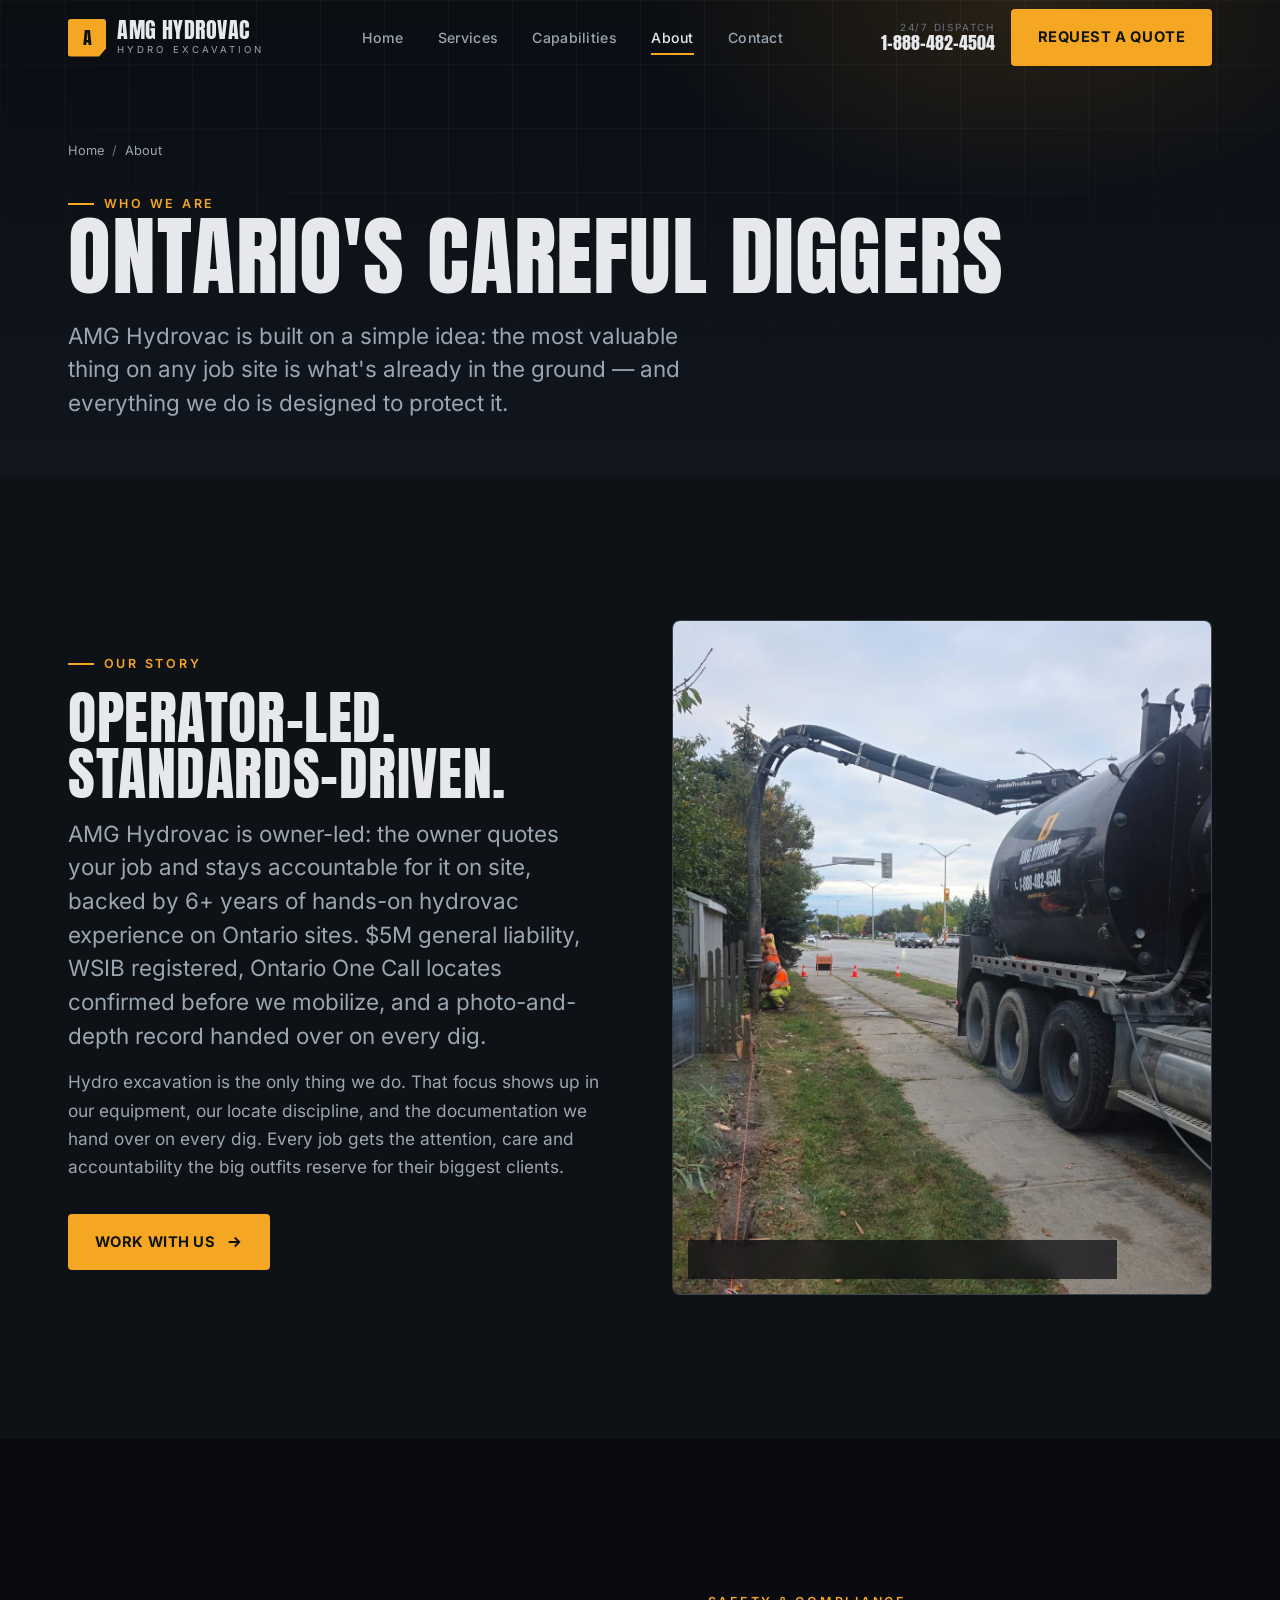
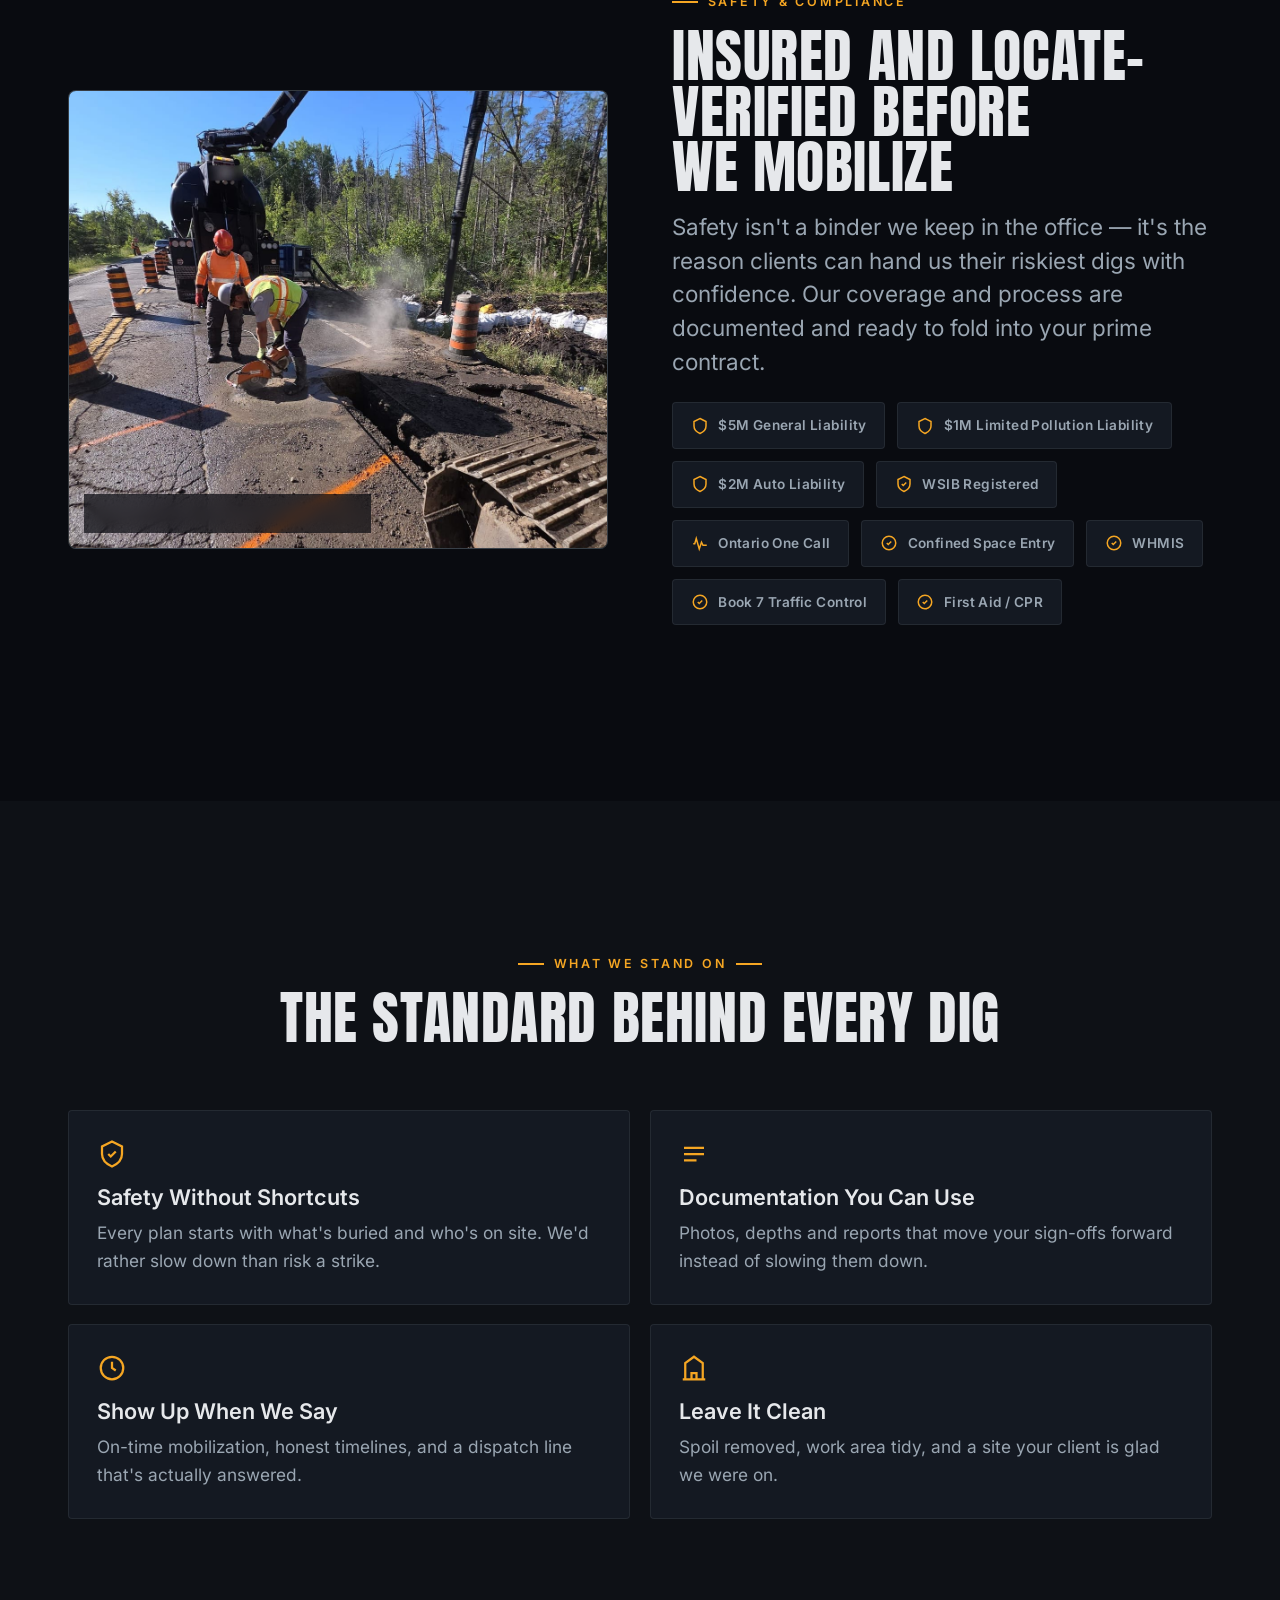
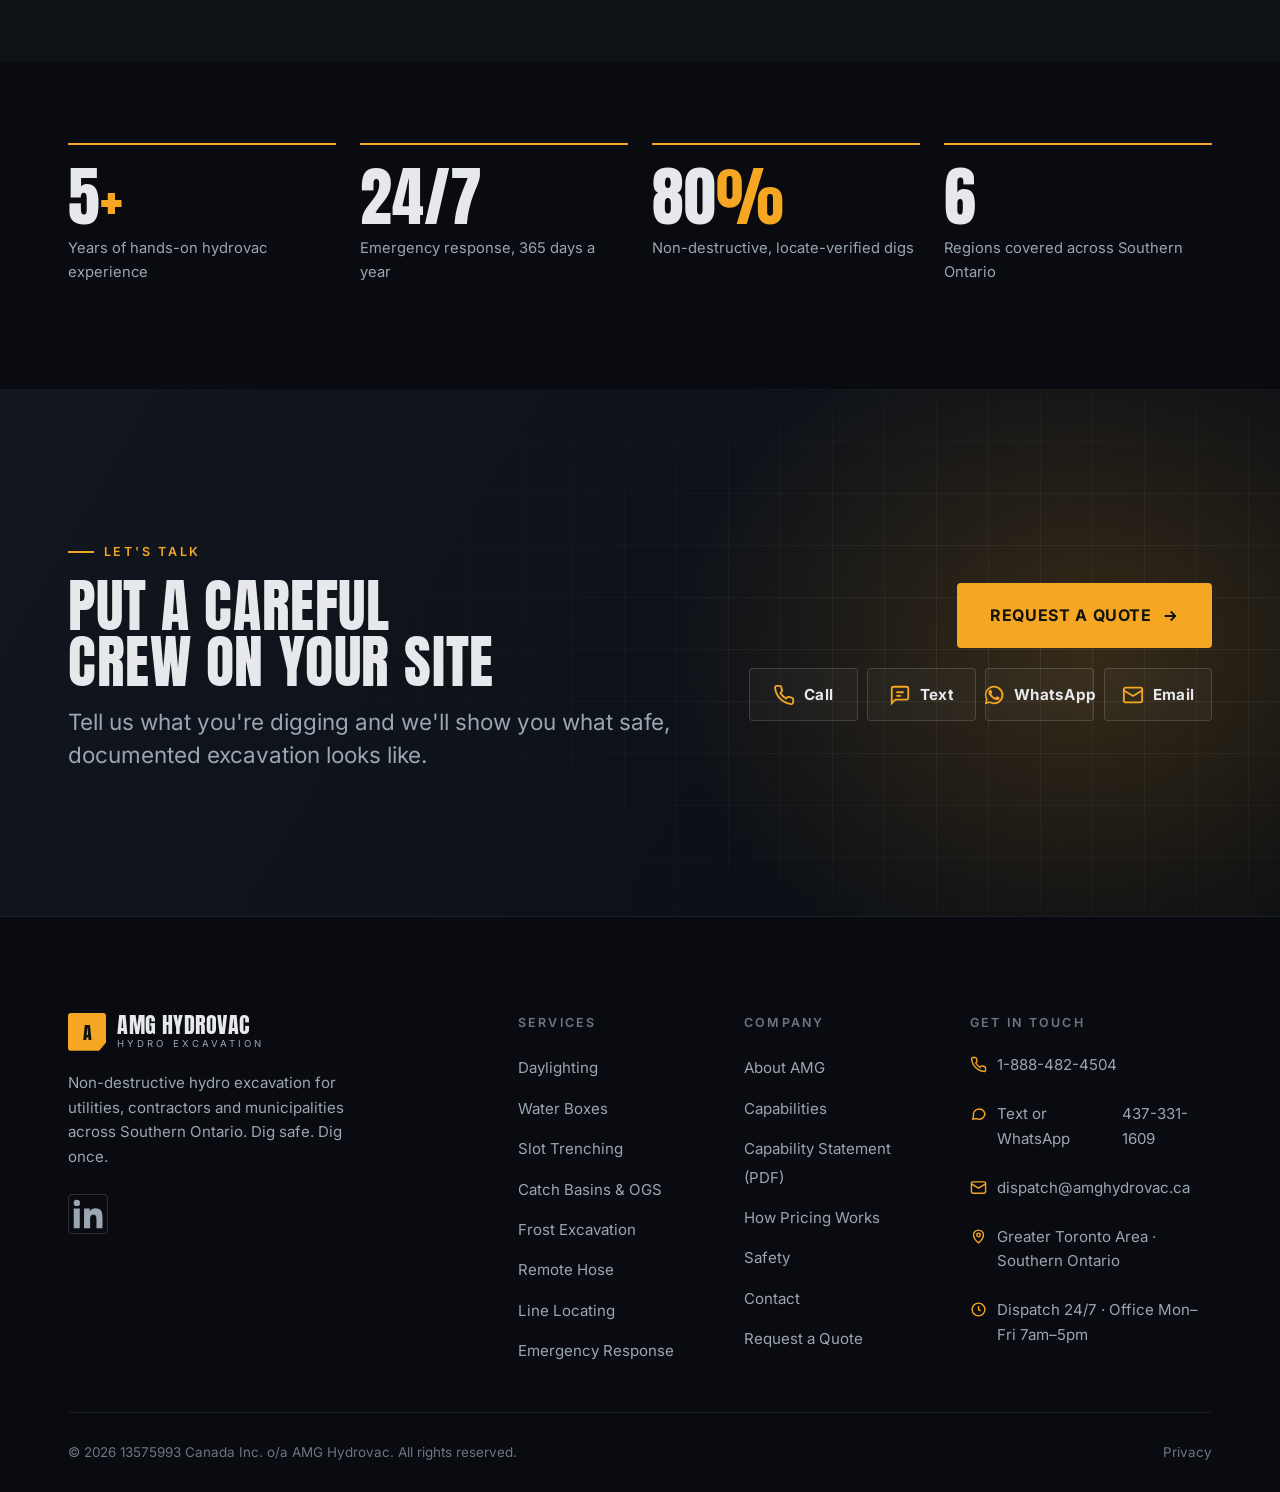
<file: about.html>
<!DOCTYPE html>
<html lang="en-CA">
<head>
  <meta charset="UTF-8" />
  <meta name="viewport" content="width=device-width, initial-scale=1.0" />

  <!-- Google tag (gtag.js) -->
  <script async src="https://www.googletagmanager.com/gtag/js?id=AW-18297054824"></script>
  <script>
    window.dataLayer = window.dataLayer || [];
    function gtag(){dataLayer.push(arguments);}
    gtag('js', new Date());
    gtag('config', 'AW-18297054824');
  </script>
  <title>About AMG Hydrovac | Owner-Led Hydrovac in Toronto &amp; the GTA</title>
  <meta name="description" content="AMG Hydrovac: owner-led hydrovac for Toronto, the GTA and Southern Ontario. $5M insured, WSIB registered, locates confirmed, every dig documented." />
  <meta name="theme-color" content="#0E1116" />
  <link rel="canonical" href="https://amghydrovac.ca/about.html" />
  <meta property="og:type" content="website" />
  <meta property="og:title" content="About · AMG Hydrovac" />
  <meta property="og:description" content="An owner-led hydrovac company built for the crews who can&rsquo;t afford a mistake." />
  <meta property="og:url" content="https://amghydrovac.ca/about.html" />
  <meta property="og:image" content="https://amghydrovac.ca/assets/img/og.jpg" />
  <meta property="og:image:width" content="1200" />
  <meta property="og:image:height" content="630" />
  <meta name="twitter:card" content="summary_large_image" />
  <link rel="icon" href="favicon.svg" type="image/svg+xml" />
  <link rel="icon" href="favicon-48.png" sizes="48x48" type="image/png" />
  <link rel="apple-touch-icon" href="apple-touch-icon.png" />
  <link rel="preload" href="assets/fonts/anton-latin.woff2" as="font" type="font/woff2" crossorigin />
  <link rel="preload" href="assets/fonts/inter-latin-var.woff2" as="font" type="font/woff2" crossorigin />
  <link rel="stylesheet" href="assets/css/styles.css?v=20261013a" />
  <noscript><style>.reveal{opacity:1 !important;transform:none !important}</style></noscript>
  <!-- sw-reset --><script>if("serviceWorker" in navigator){navigator.serviceWorker.getRegistrations().then(function(rs){var had=navigator.serviceWorker.controller;return Promise.all(rs.map(function(r){return r.unregister()})).then(function(){return "caches" in window?caches.keys().then(function(ks){return Promise.all(ks.map(function(k){return caches.delete(k)}))}):null}).then(function(){try{if(had&&!sessionStorage.getItem("amgSwReset")){sessionStorage.setItem("amgSwReset","1");location.reload()}}catch(e){}})}).catch(function(){})}</script>
</head>
<body>
  <a class="skip-link" href="#main">Skip to content</a>

  <header class="site-header">
    <div class="container header-inner">
      <a class="brand" href="index.html" aria-label="AMG Hydrovac home">
        <span class="brand-mark">A</span>
        <span class="brand-text"><span class="brand-name">AMG&nbsp;HYDROVAC</span><span class="brand-sub">Hydro Excavation</span></span>
      </a>
      <nav class="nav" aria-label="Primary">
        <a href="index.html">Home</a>
        <a href="services.html">Services</a>
        <a href="capabilities.html">Capabilities</a>
        <a href="about.html" aria-current="page">About</a>
        <a href="contact.html">Contact</a>
      </nav>
      <div class="header-cta">
        <span class="header-phone"><span>24/7 Dispatch</span><a href="tel:+18884824504">1-888-482-4504</a></span>
        <a class="btn" href="contact.html">Request a Quote</a>
      </div>
      <a class="header-call" href="tel:+18884824504" aria-label="Call AMG Hydrovac, 24/7 dispatch"><svg viewBox="0 0 24 24" fill="none" stroke="currentColor" stroke-width="2.2" aria-hidden="true"><path d="M22 16.9v3a2 2 0 0 1-2.2 2 19.8 19.8 0 0 1-8.6-3 19.5 19.5 0 0 1-6-6 19.8 19.8 0 0 1-3-8.6A2 2 0 0 1 4.1 2h3a2 2 0 0 1 2 1.7c.1 1 .4 1.9.7 2.8a2 2 0 0 1-.5 2.1L8.1 9.9a16 16 0 0 0 6 6l1.3-1.3a2 2 0 0 1 2.1-.5c.9.3 1.8.6 2.8.7a2 2 0 0 1 1.7 2z"/></svg></a>
      <button class="menu-toggle" aria-label="Open menu" aria-expanded="false" aria-controls="mobile-menu"><span></span><span></span><span></span></button>
    </div>
  </header>

  <div class="mobile-menu" id="mobile-menu">
    <nav aria-label="Mobile">
      <a href="index.html"><span class="idx">01</span> Home</a>
      <a href="services.html"><span class="idx">02</span> Services</a>
      <a href="capabilities.html"><span class="idx">03</span> Capabilities</a>
      <a href="about.html"><span class="idx">04</span> About</a>
      <a href="contact.html"><span class="idx">05</span> Contact</a>
    </nav>
    <div class="mobile-menu-footer">
      <a class="mobile-menu-phone" href="tel:+18884824504">1-888-482-4504</a>
      <a class="btn btn--lg" href="contact.html">Request a Quote</a>
    </div>
  </div>

  <main id="main">
    <section class="page-hero">
      <div class="page-hero__bg"></div>
      <div class="container">
        <nav class="breadcrumb" aria-label="Breadcrumb"><a href="index.html">Home</a><span>/</span> About</nav>
        <span class="eyebrow">Who We Are</span>
        <h1>Ontario's Careful Diggers</h1>
        <p class="lead">AMG Hydrovac is built on a simple idea: the most valuable thing on any job site is what's already in the ground — and everything we do is designed to protect it.</p>
      </div>
    </section>

    <!-- STORY -->
    <section class="section">
      <div class="container split">
        <div class="reveal" data-reveal="left">
          <span class="eyebrow">Our Story</span>
          <h2 class="mt-sm">Operator-Led. Standards-Driven.</h2>
          <p class="lead mt-sm">AMG Hydrovac is owner-led: the owner quotes your job and stays accountable for it on site, backed by 6+ years of hands-on hydrovac experience on Ontario sites. $5M general liability, WSIB registered, Ontario One Call locates confirmed before we mobilize, and a photo-and-depth record handed over on every dig.</p>
          <p class="mt-sm">Hydro excavation is the only thing we do. That focus shows up in our equipment, our locate discipline, and the documentation we hand over on every dig. Every job gets the attention, care and accountability the big outfits reserve for their biggest clients.</p>
          <a class="btn mt-md" href="contact.html">Work With Us <svg viewBox="0 0 24 24" fill="none" stroke="currentColor" stroke-width="2.5"><path d="M5 12h14M13 6l6 6-6 6"/></svg></a>
        </div>
        <div class="reveal" data-reveal="right" data-delay="2">
          <div class="media-frame media-frame--tall">
            <img src="assets/img/gallery/truck-side-boom.jpg" alt="Side view of an AMG Hydrovac truck with its boom extended over the sidewalk to a crew digging along a fence" loading="lazy" decoding="async" />
            <span class="media-frame__label">AMG hydrovac unit · boom out on a fence-line dig</span>
          </div>
        </div>
      </div>
    </section>

    <!-- SAFETY -->
    <section class="section bg-ink" id="safety">
      <div class="container split">
        <div class="reveal" data-reveal="left">
          <div class="media-frame">
            <img src="assets/img/gallery/crew-saw-cut.jpg" alt="Two AMG crew in hard hats and hi-vis saw-cutting asphalt inside a coned lane before hydro excavation, with the truck boom overhead" loading="lazy" decoding="async" />
            <span class="media-frame__label">Coned lane, PPE, cut before dig</span>
          </div>
        </div>
        <div class="reveal" data-reveal="right" data-delay="2">
          <span class="eyebrow">Safety &amp; Compliance</span>
          <h2 class="mt-sm">Insured and Locate-Verified Before We Mobilize</h2>
          <p class="lead mt-sm">Safety isn't a binder we keep in the office — it's the reason clients can hand us their riskiest digs with confidence. Our coverage and process are documented and ready to fold into your prime contract.</p>
          <div class="cert-row">
            <span class="cert"><svg viewBox="0 0 24 24" fill="none" stroke="currentColor" stroke-width="2"><path d="M12 2l8 4v6c0 5-3.5 8-8 10-4.5-2-8-5-8-10V6z"/></svg> $5M General Liability</span>
            <span class="cert"><svg viewBox="0 0 24 24" fill="none" stroke="currentColor" stroke-width="2"><path d="M12 2l8 4v6c0 5-3.5 8-8 10-4.5-2-8-5-8-10V6z"/></svg> $1M Limited Pollution Liability</span>
            <span class="cert"><svg viewBox="0 0 24 24" fill="none" stroke="currentColor" stroke-width="2"><path d="M12 2l8 4v6c0 5-3.5 8-8 10-4.5-2-8-5-8-10V6z"/></svg> $2M Auto Liability</span>
            <span class="cert"><svg viewBox="0 0 24 24" fill="none" stroke="currentColor" stroke-width="2"><path d="M12 2l8 4v6c0 5-3.5 8-8 10-4.5-2-8-5-8-10V6z"/><path d="M9 12l2 2 4-4"/></svg> WSIB Registered</span>
            <span class="cert"><svg viewBox="0 0 24 24" fill="none" stroke="currentColor" stroke-width="2"><path d="M3 13h2l2-7 4 14 3-9 2 4h5"/></svg> Ontario One Call</span>
            <span class="cert"><svg viewBox="0 0 24 24" fill="none" stroke="currentColor" stroke-width="2"><circle cx="12" cy="12" r="9"/><path d="M9 12l2 2 4-4"/></svg> Confined Space Entry</span>
            <span class="cert"><svg viewBox="0 0 24 24" fill="none" stroke="currentColor" stroke-width="2"><circle cx="12" cy="12" r="9"/><path d="M9 12l2 2 4-4"/></svg> WHMIS</span>
            <span class="cert"><svg viewBox="0 0 24 24" fill="none" stroke="currentColor" stroke-width="2"><circle cx="12" cy="12" r="9"/><path d="M9 12l2 2 4-4"/></svg> Book 7 Traffic Control</span>
            <span class="cert"><svg viewBox="0 0 24 24" fill="none" stroke="currentColor" stroke-width="2"><circle cx="12" cy="12" r="9"/><path d="M9 12l2 2 4-4"/></svg> First Aid / CPR</span>
          </div>
          <ul class="feature-list mt-md">

          </ul>
        </div>
      </div>
    </section>

    <!-- VALUES -->
    <section class="section">
      <div class="container">
        <div class="section-head is-centered">
          <span class="eyebrow is-centered">What We Stand On</span>
          <h2>The Standard Behind Every Dig</h2>
        </div>
        <div class="values">
          <div class="value reveal" data-delay="1">
            <div class="value__ic"><svg viewBox="0 0 24 24" fill="none" stroke="currentColor" stroke-width="1.8"><path d="M12 2l8 4v6c0 5-3.5 8-8 10-4.5-2-8-5-8-10V6z"/><path d="M9 12l2 2 4-4"/></svg></div>
            <h4>Safety Without Shortcuts</h4>
            <p>Every plan starts with what's buried and who's on site. We'd rather slow down than risk a strike.</p>
          </div>
          <div class="value reveal" data-delay="2">
            <div class="value__ic"><svg viewBox="0 0 24 24" fill="none" stroke="currentColor" stroke-width="1.8"><path d="M4 7h16M4 12h16M4 17h10"/></svg></div>
            <h4>Documentation You Can Use</h4>
            <p>Photos, depths and reports that move your sign-offs forward instead of slowing them down.</p>
          </div>
          <div class="value reveal" data-delay="3">
            <div class="value__ic"><svg viewBox="0 0 24 24" fill="none" stroke="currentColor" stroke-width="1.8"><circle cx="12" cy="12" r="9"/><path d="M12 7v5l3 2"/></svg></div>
            <h4>Show Up When We Say</h4>
            <p>On-time mobilization, honest timelines, and a dispatch line that's actually answered.</p>
          </div>
          <div class="value reveal" data-delay="4">
            <div class="value__ic"><svg viewBox="0 0 24 24" fill="none" stroke="currentColor" stroke-width="1.8"><path d="M3 21h18M5 21V8l7-5 7 5v13"/><path d="M10 21v-5h4v5"/></svg></div>
            <h4>Leave It Clean</h4>
            <p>Spoil removed, work area tidy, and a site your client is glad we were on.</p>
          </div>
        </div>
      </div>
    </section>

    <!-- STAT BAND -->
    <section class="section--tight bg-ink">
      <div class="container">
        <div class="statband">
          <div class="statband__item reveal" data-delay="1"><div class="statband__num"><span data-count="6">6</span><span class="suffix">+</span></div><div class="statband__lbl">Years of hands-on hydrovac experience</div></div>
          <div class="statband__item reveal" data-delay="2"><div class="statband__num">24/7</div><div class="statband__lbl">Emergency response, 365 days a year</div></div>
          <div class="statband__item reveal" data-delay="3"><div class="statband__num"><span data-count="100">100</span><span class="suffix">%</span></div><div class="statband__lbl">Non-destructive, locate-verified digs</div></div>
          <div class="statband__item reveal" data-delay="4"><div class="statband__num"><span data-count="8">8</span></div><div class="statband__lbl">Regions covered across Southern Ontario</div></div>
        </div>
      </div>
    </section>

    <!-- CTA -->
    <section class="section cta-band">
      <div class="cta-band__bg"></div>
      <div class="container inner">
        <div class="reveal">
          <span class="eyebrow">Let's Talk</span>
          <h2 class="mt-sm">Put a Careful Crew on Your Site</h2>
          <p class="lead">Tell us what you're digging and we'll show you what safe, documented excavation looks like.</p>
        </div>
        <div class="actions reveal" data-delay="2">
          <a class="btn btn--lg" href="contact.html">Request a Quote <svg viewBox="0 0 24 24" fill="none" stroke="currentColor" stroke-width="2.5"><path d="M5 12h14M13 6l6 6-6 6"/></svg></a>
          <div class="book-row" aria-label="Book by phone, text, WhatsApp or email"><a class="book-btn" href="tel:+18884824504"><svg viewBox="0 0 24 24" fill="none" stroke="currentColor" stroke-width="2" aria-hidden="true"><path d="M22 16.9v3a2 2 0 0 1-2.2 2 19.8 19.8 0 0 1-8.6-3 19.5 19.5 0 0 1-6-6 19.8 19.8 0 0 1-3-8.6A2 2 0 0 1 4.1 2h3a2 2 0 0 1 2 1.7c.1 1 .4 1.9.7 2.8a2 2 0 0 1-.5 2.1L8.1 9.9a16 16 0 0 0 6 6l1.3-1.3a2 2 0 0 1 2.1-.5c.9.3 1.8.6 2.8.7a2 2 0 0 1 1.7 2z"/></svg><span>Call</span></a><a class="book-btn" href="sms:+14373311609?&body=Hi%20AMG%20Hydrovac%2C%20I%20would%20like%20to%20book%20hydrovac%20work.%20Site%20address%3A%20___%20%2F%20Service%20needed%3A%20___%20%2F%20When%3A%20___"><svg viewBox="0 0 24 24" fill="none" stroke="currentColor" stroke-width="2" aria-hidden="true"><path d="M21 15a2 2 0 0 1-2 2H7l-4 4V5a2 2 0 0 1 2-2h14a2 2 0 0 1 2 2z"/><path d="M8 9h8M8 13h5"/></svg><span>Text</span></a><a class="book-btn" href="https://wa.me/14373311609?text=Hi%20AMG%20Hydrovac%2C%20I%20would%20like%20to%20book%20hydrovac%20work.%20Site%20address%3A%20___%20%2F%20Service%20needed%3A%20___%20%2F%20When%3A%20___" target="_blank" rel="noopener"><svg viewBox="0 0 24 24" fill="currentColor" aria-hidden="true"><path d="M17.5 14.4c-.3-.1-1.8-.9-2-1-.3-.1-.5-.1-.7.1-.2.3-.8 1-1 1.2-.2.2-.3.2-.6.1-.3-.1-1.3-.5-2.4-1.5-.9-.8-1.5-1.8-1.7-2.1-.2-.3 0-.5.1-.6l.5-.6c.1-.2.2-.3.3-.5.1-.2 0-.4 0-.5l-.9-2.2c-.2-.6-.5-.5-.7-.5h-.6c-.2 0-.5.1-.8.4-.3.3-1 1-1 2.5s1.1 2.9 1.2 3.1c.1.2 2.1 3.2 5.1 4.5.7.3 1.3.5 1.7.6.7.2 1.4.2 1.9.1.6-.1 1.8-.7 2-1.4.2-.7.2-1.3.2-1.4-.1-.1-.3-.2-.6-.3zM12 2a10 10 0 0 0-8.6 15l-1.4 5 5.2-1.4A10 10 0 1 0 12 2zm0 18.2c-1.5 0-3-.4-4.3-1.2l-.3-.2-3.1.8.8-3-.2-.3A8.2 8.2 0 1 1 12 20.2z"/></svg><span>WhatsApp</span></a><a class="book-btn" href="mailto:quotes@amghydrovac.ca?subject=Booking%20request"><svg viewBox="0 0 24 24" fill="none" stroke="currentColor" stroke-width="2" aria-hidden="true"><rect x="2" y="4" width="20" height="16" rx="2"/><path d="m2 7 10 6 10-6"/></svg><span>Email</span></a></div>
        </div>
      </div>
    </section>
  </main>

  <footer class="site-footer">
    <div class="container">
      <div class="footer-grid">
        <div class="footer-brand">
          <a class="brand" href="index.html" aria-label="AMG Hydrovac home">
            <span class="brand-mark">A</span>
            <span class="brand-text"><span class="brand-name">AMG&nbsp;HYDROVAC</span><span class="brand-sub">Hydro Excavation</span></span>
          </a>
          <p>Non-destructive hydro excavation for utilities, contractors and municipalities across Southern Ontario. Dig safe. Dig once.</p>
          <div class="footer-social">
            <a href="https://www.linkedin.com/company/amg-hydrovac" target="_blank" rel="noopener" aria-label="AMG Hydrovac on LinkedIn"><svg viewBox="0 0 24 24" fill="currentColor"><path d="M6.94 5a2 2 0 1 1-4 0 2 2 0 0 1 4 0zM3 8.5h3.8V21H3zM9.5 8.5h3.6v1.7h.05c.5-.9 1.7-1.9 3.5-1.9 3.8 0 4.5 2.5 4.5 5.7V21h-3.8v-5.5c0-1.3 0-3-1.9-3s-2.1 1.4-2.1 2.9V21H9.5z"/></svg></a>
          </div>
        </div>
        <div class="footer-col"><h5>Services</h5><ul>
          <li><a href="services/daylighting-potholing/">Daylighting</a></li>
            <li><a href="services/water-box-repair/">Water Boxes</a></li>
          <li><a href="services.html#trenching">Slot Trenching</a></li>
          <li><a href="services/catch-basin-cleaning/">Catch Basins &amp; OGS</a></li>
          <li><a href="services/frost-excavation/">Frost Excavation</a></li>
          <li><a href="services.html#remote">Remote Hose</a></li>
          <li><a href="services.html#locating">Line Locating</a></li>
          <li><a href="services/emergency-hydrovac/">Emergency Response</a></li>
        </ul></div>
        <div class="footer-col"><h5>Company</h5><ul>
          <li><a href="about.html">About AMG</a></li>
          <li><a href="capabilities.html">Capabilities</a></li>
          <li><a href="capability-statement.pdf" target="_blank" rel="noopener">Capability Statement (PDF)</a></li>
          <li><a href="services.html#pricing">How Pricing Works</a></li>
          <li><a href="about.html#safety">Safety</a></li>
          <li><a href="contact.html">Contact</a></li>
          <li><a href="contact.html">Request a Quote</a></li>
        </ul></div>
        <div class="footer-col"><h5>Get in Touch</h5><ul class="footer-contact">
          <li><svg viewBox="0 0 24 24" fill="none" stroke="currentColor" stroke-width="2"><path d="M22 16.9v3a2 2 0 0 1-2.2 2 19.8 19.8 0 0 1-8.6-3 19.5 19.5 0 0 1-6-6 19.8 19.8 0 0 1-3-8.6A2 2 0 0 1 4.1 2h3a2 2 0 0 1 2 1.7c.1 1 .4 1.9.7 2.8a2 2 0 0 1-.5 2.1L8.1 9.9a16 16 0 0 0 6 6l1.3-1.3a2 2 0 0 1 2.1-.5c.9.3 1.8.6 2.8.7a2 2 0 0 1 1.7 2z"/></svg> <a href="tel:+18884824504">1-888-482-4504</a></li>
          <li><svg viewBox="0 0 24 24" fill="none" stroke="currentColor" stroke-width="2"><path d="M21 12a8 8 0 0 1-11.6 7.1L4 20l1-4.3A8 8 0 1 1 21 12z"/></svg> Text or WhatsApp <a href="sms:+14373311609?&body=Hi%20AMG%20Hydrovac%2C%20I%20would%20like%20to%20book%20hydrovac%20work.%20Site%20address%3A%20___%20%2F%20Service%20needed%3A%20___%20%2F%20When%3A%20___">437-331-1609</a></li>
          <li><svg viewBox="0 0 24 24" fill="none" stroke="currentColor" stroke-width="2"><rect x="2" y="4" width="20" height="16" rx="2"/><path d="m2 7 10 6 10-6"/></svg> <a href="mailto:dispatch@amghydrovac.ca">dispatch@amghydrovac.ca</a></li>
          <li><svg viewBox="0 0 24 24" fill="none" stroke="currentColor" stroke-width="2"><path d="M12 21s-7-5.5-7-11a7 7 0 0 1 14 0c0 5.5-7 11-7 11z"/><circle cx="12" cy="10" r="2.5"/></svg> Greater Toronto Area · Southern Ontario</li>
          <li><svg viewBox="0 0 24 24" fill="none" stroke="currentColor" stroke-width="2"><circle cx="12" cy="12" r="9"/><path d="M12 7v5l3 2"/></svg> Dispatch 24/7 · Office Mon–Fri 7am–5pm</li>
        </ul></div>
      </div>
      <div class="footer-bottom">
        <p>&copy; <span data-year>2026</span> 13575993 Canada Inc. o/a AMG Hydrovac. All rights reserved.</p>
        <div class="legal"><a href="privacy.html">Privacy</a></div>
      </div>
    </div>
  </footer>

  <!-- Sticky mobile action bar -->
  <nav class="sticky-bar" aria-label="Quick actions">
    <a class="sticky-bar__call" href="tel:+18884824504">
      <svg viewBox="0 0 24 24" fill="none" stroke="currentColor" stroke-width="2" aria-hidden="true"><path d="M22 16.9v3a2 2 0 0 1-2.2 2 19.8 19.8 0 0 1-8.6-3 19.5 19.5 0 0 1-6-6 19.8 19.8 0 0 1-3-8.6A2 2 0 0 1 4.1 2h3a2 2 0 0 1 2 1.7c.1 1 .4 1.9.7 2.8a2 2 0 0 1-.5 2.1L8.1 9.9a16 16 0 0 0 6 6l1.3-1.3a2 2 0 0 1 2.1-.5c.9.3 1.8.6 2.8.7a2 2 0 0 1 1.7 2z"/></svg>
      Call 24/7
    </a>
    <a class="sticky-bar__quote" href="contact.html">Get a Quote</a>
  </nav>

  <script src="assets/js/main.js?v=20261013a" defer></script>
</body>
</html>
</file>
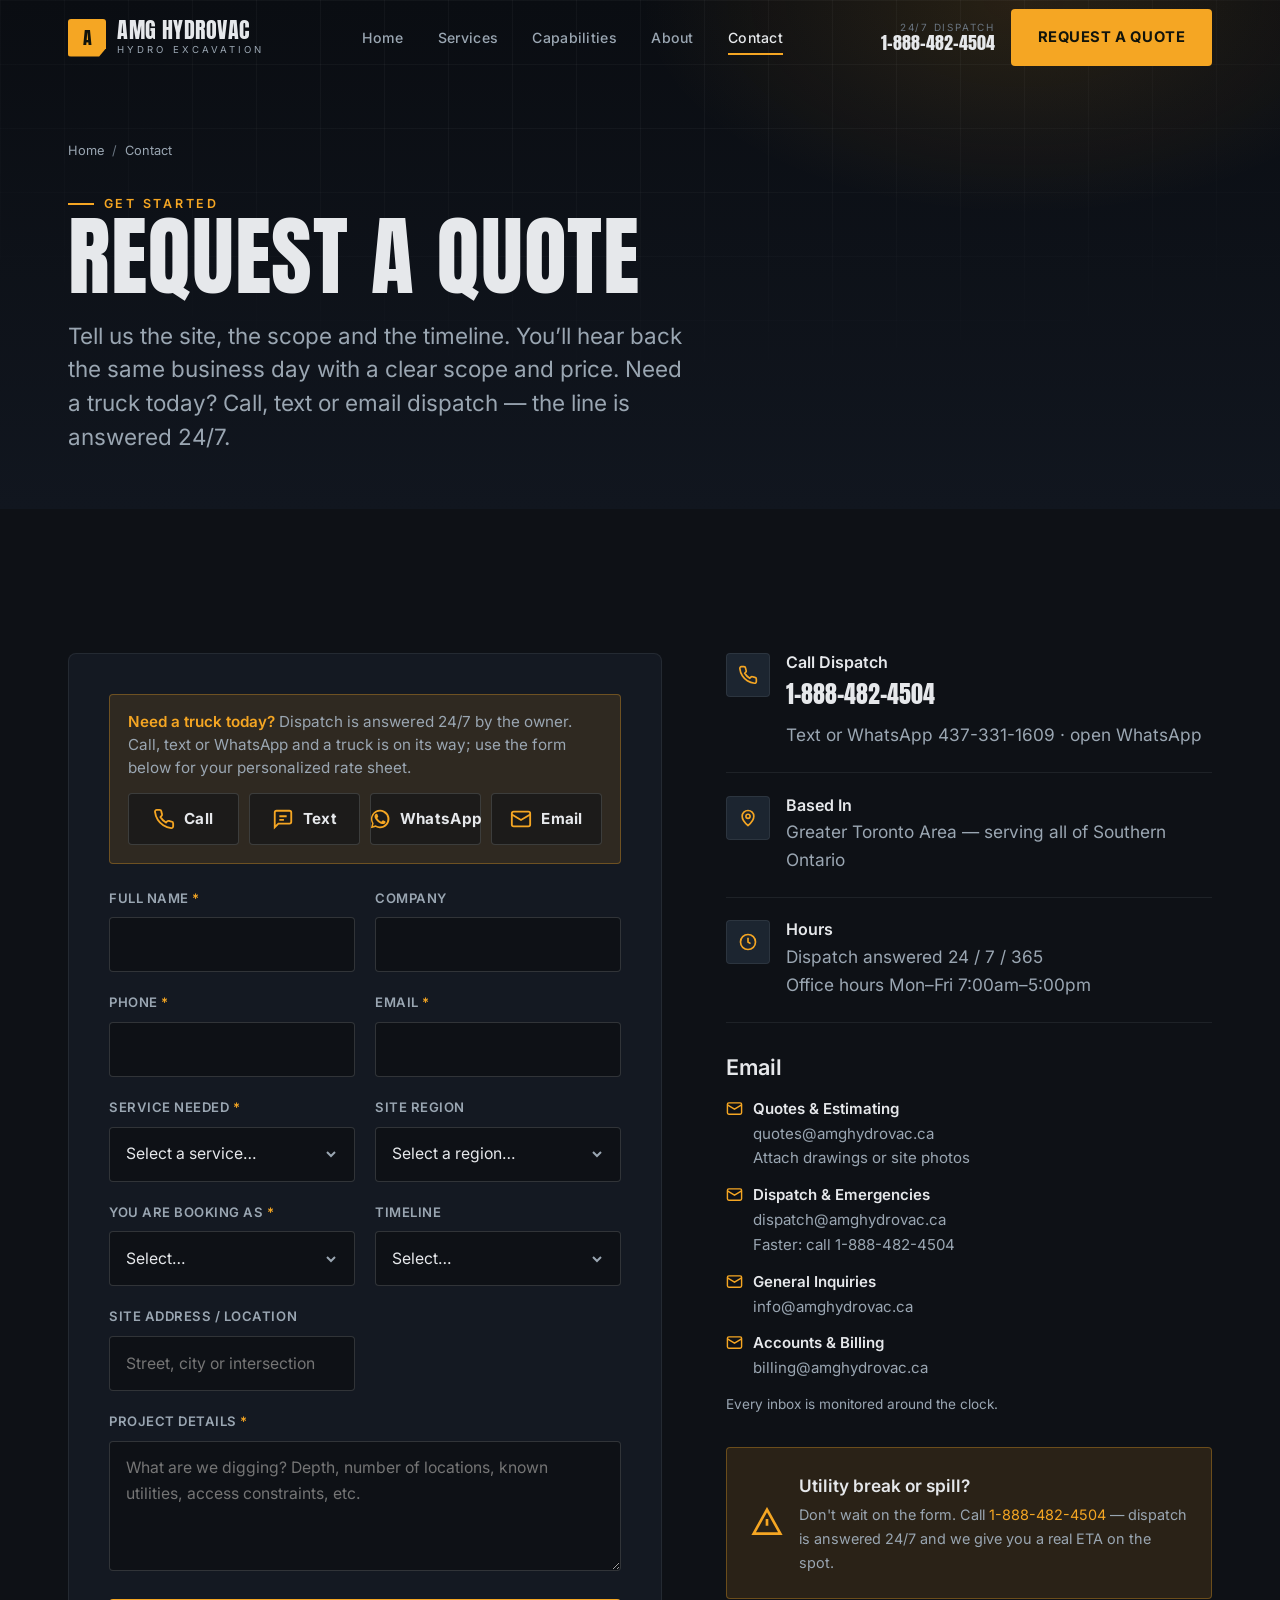
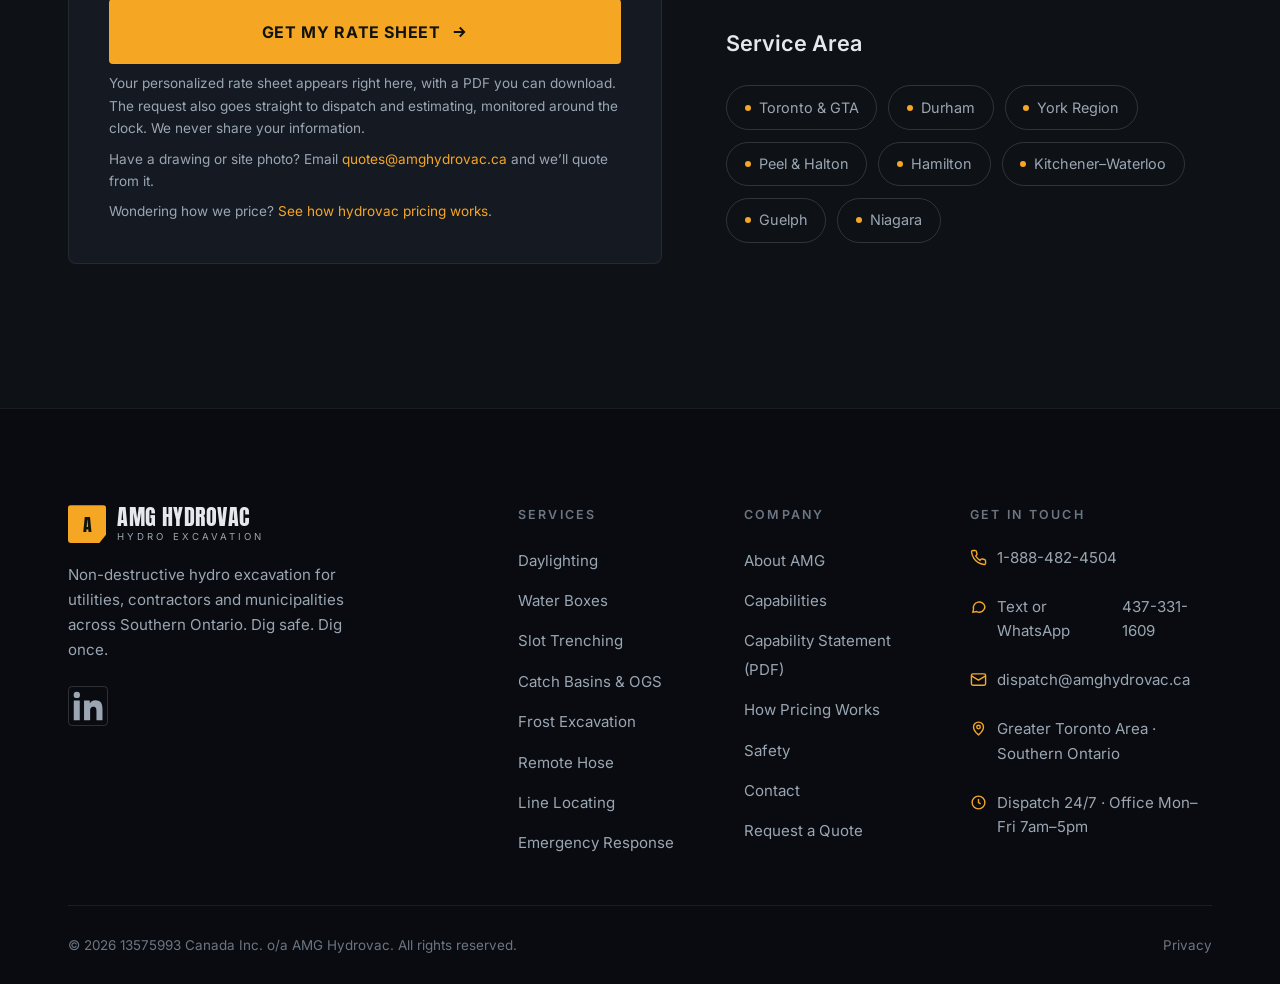
<file: contact.html>
<!DOCTYPE html>
<html lang="en-CA">
<head>
  <meta charset="UTF-8" />
  <meta name="viewport" content="width=device-width, initial-scale=1.0" />

  <!-- Google tag (gtag.js) -->
  <script async src="https://www.googletagmanager.com/gtag/js?id=AW-18297054824"></script>
  <script>
    window.dataLayer = window.dataLayer || [];
    function gtag(){dataLayer.push(arguments);}
    gtag('js', new Date());
    gtag('config', 'AW-18297054824');
  </script>
  <title>Request a Hydrovac Quote | Toronto &amp; the GTA | AMG Hydrovac</title>
  <meta name="description" content="Request a hydrovac quote — priced the same business day — or call 24/7 dispatch at 1-888-482-4504. Toronto, the GTA, Hamilton, Niagara and Waterloo region." />
  <meta name="theme-color" content="#0E1116" />
  <link rel="canonical" href="https://amghydrovac.ca/contact.html" />
  <meta property="og:type" content="website" />
  <meta property="og:title" content="Request a Quote · AMG Hydrovac" />
  <meta property="og:description" content="Tell us your site, scope and timeline — get a clear quote the same business day." />
  <meta property="og:url" content="https://amghydrovac.ca/contact.html" />
  <meta property="og:image" content="https://amghydrovac.ca/assets/img/og.jpg" />
  <meta property="og:image:width" content="1200" />
  <meta property="og:image:height" content="630" />
  <meta name="twitter:card" content="summary_large_image" />
  <link rel="icon" href="favicon.svg" type="image/svg+xml" />
  <link rel="icon" href="favicon-48.png" sizes="48x48" type="image/png" />
  <link rel="apple-touch-icon" href="apple-touch-icon.png" />
  <link rel="preload" href="assets/fonts/anton-latin.woff2" as="font" type="font/woff2" crossorigin />
  <link rel="preload" href="assets/fonts/inter-latin-var.woff2" as="font" type="font/woff2" crossorigin />
  <link rel="stylesheet" href="assets/css/styles.css?v=20261013a" />
  <noscript><style>.reveal{opacity:1 !important;transform:none !important}</style></noscript>
  <!-- sw-reset --><script>if("serviceWorker" in navigator){navigator.serviceWorker.getRegistrations().then(function(rs){var had=navigator.serviceWorker.controller;return Promise.all(rs.map(function(r){return r.unregister()})).then(function(){return "caches" in window?caches.keys().then(function(ks){return Promise.all(ks.map(function(k){return caches.delete(k)}))}):null}).then(function(){try{if(had&&!sessionStorage.getItem("amgSwReset")){sessionStorage.setItem("amgSwReset","1");location.reload()}}catch(e){}})}).catch(function(){})}</script>
</head>
<body>
  <a class="skip-link" href="#main">Skip to content</a>

  <header class="site-header">
    <div class="container header-inner">
      <a class="brand" href="index.html" aria-label="AMG Hydrovac home">
        <span class="brand-mark">A</span>
        <span class="brand-text"><span class="brand-name">AMG&nbsp;HYDROVAC</span><span class="brand-sub">Hydro Excavation</span></span>
      </a>
      <nav class="nav" aria-label="Primary">
        <a href="index.html">Home</a>
        <a href="services.html">Services</a>
        <a href="capabilities.html">Capabilities</a>
        <a href="about.html">About</a>
        <a href="contact.html" aria-current="page">Contact</a>
      </nav>
      <div class="header-cta">
        <span class="header-phone"><span>24/7 Dispatch</span><a href="tel:+18884824504">1-888-482-4504</a></span>
        <a class="btn" href="#quote-form">Request a Quote</a>
      </div>
      <a class="header-call" href="tel:+18884824504" aria-label="Call AMG Hydrovac, 24/7 dispatch"><svg viewBox="0 0 24 24" fill="none" stroke="currentColor" stroke-width="2.2" aria-hidden="true"><path d="M22 16.9v3a2 2 0 0 1-2.2 2 19.8 19.8 0 0 1-8.6-3 19.5 19.5 0 0 1-6-6 19.8 19.8 0 0 1-3-8.6A2 2 0 0 1 4.1 2h3a2 2 0 0 1 2 1.7c.1 1 .4 1.9.7 2.8a2 2 0 0 1-.5 2.1L8.1 9.9a16 16 0 0 0 6 6l1.3-1.3a2 2 0 0 1 2.1-.5c.9.3 1.8.6 2.8.7a2 2 0 0 1 1.7 2z"/></svg></a>
      <button class="menu-toggle" aria-label="Open menu" aria-expanded="false" aria-controls="mobile-menu"><span></span><span></span><span></span></button>
    </div>
  </header>

  <div class="mobile-menu" id="mobile-menu">
    <nav aria-label="Mobile">
      <a href="index.html"><span class="idx">01</span> Home</a>
      <a href="services.html"><span class="idx">02</span> Services</a>
      <a href="capabilities.html"><span class="idx">03</span> Capabilities</a>
      <a href="about.html"><span class="idx">04</span> About</a>
      <a href="contact.html"><span class="idx">05</span> Contact</a>
    </nav>
    <div class="mobile-menu-footer">
      <a class="mobile-menu-phone" href="tel:+18884824504">1-888-482-4504</a>
      <a class="btn btn--lg" href="#quote-form">Request a Quote</a>
    </div>
  </div>

  <main id="main">
    <section class="page-hero">
      <div class="page-hero__bg"></div>
      <div class="container">
        <nav class="breadcrumb" aria-label="Breadcrumb"><a href="index.html">Home</a><span>/</span> Contact</nav>
        <span class="eyebrow">Get Started</span>
        <h1>Request a Quote</h1>
        <p class="lead">Tell us the site, the scope and the timeline. You&rsquo;ll hear back the same business day with a clear scope and price. Need a truck today? Call, text or email dispatch — the line is answered 24/7.</p>
      </div>
    </section>

    <section class="section">
      <div class="container">
        <div class="contact-grid">
          <!-- FORM -->
          <div class="reveal" data-reveal="left">
            <div class="form-card">
              <div class="form-callout form-callout--book" role="note">
                <p><strong>Need a truck today?</strong> Dispatch is answered 24/7 by the owner. Call, text or WhatsApp and a truck is on its way; use the form below for your personalized rate sheet.</p>
                <div class="book-row" aria-label="Reach dispatch by phone, text, WhatsApp or email"><a class="book-btn" href="tel:+18884824504"><svg viewBox="0 0 24 24" fill="none" stroke="currentColor" stroke-width="2" aria-hidden="true"><path d="M22 16.9v3a2 2 0 0 1-2.2 2 19.8 19.8 0 0 1-8.6-3 19.5 19.5 0 0 1-6-6 19.8 19.8 0 0 1-3-8.6A2 2 0 0 1 4.1 2h3a2 2 0 0 1 2 1.7c.1 1 .4 1.9.7 2.8a2 2 0 0 1-.5 2.1L8.1 9.9a16 16 0 0 0 6 6l1.3-1.3a2 2 0 0 1 2.1-.5c.9.3 1.8.6 2.8.7a2 2 0 0 1 1.7 2z"/></svg><span>Call</span></a><a class="book-btn" href="sms:+14373311609?&body=Hi%20AMG%20Hydrovac%2C%20I%20would%20like%20to%20book%20hydrovac%20work.%20Site%20address%3A%20___%20%2F%20Service%20needed%3A%20___%20%2F%20When%3A%20___"><svg viewBox="0 0 24 24" fill="none" stroke="currentColor" stroke-width="2" aria-hidden="true"><path d="M21 15a2 2 0 0 1-2 2H7l-4 4V5a2 2 0 0 1 2-2h14a2 2 0 0 1 2 2z"/><path d="M8 9h8M8 13h5"/></svg><span>Text</span></a><a class="book-btn" href="https://wa.me/14373311609?text=Hi%20AMG%20Hydrovac%2C%20I%20would%20like%20to%20book%20hydrovac%20work.%20Site%20address%3A%20___%20%2F%20Service%20needed%3A%20___%20%2F%20When%3A%20___" target="_blank" rel="noopener"><svg viewBox="0 0 24 24" fill="currentColor" aria-hidden="true"><path d="M17.5 14.4c-.3-.1-1.8-.9-2-1-.3-.1-.5-.1-.7.1-.2.3-.8 1-1 1.2-.2.2-.3.2-.6.1-.3-.1-1.3-.5-2.4-1.5-.9-.8-1.5-1.8-1.7-2.1-.2-.3 0-.5.1-.6l.5-.6c.1-.2.2-.3.3-.5.1-.2 0-.4 0-.5l-.9-2.2c-.2-.6-.5-.5-.7-.5h-.6c-.2 0-.5.1-.8.4-.3.3-1 1-1 2.5s1.1 2.9 1.2 3.1c.1.2 2.1 3.2 5.1 4.5.7.3 1.3.5 1.7.6.7.2 1.4.2 1.9.1.6-.1 1.8-.7 2-1.4.2-.7.2-1.3.2-1.4-.1-.1-.3-.2-.6-.3zM12 2a10 10 0 0 0-8.6 15l-1.4 5 5.2-1.4A10 10 0 1 0 12 2zm0 18.2c-1.5 0-3-.4-4.3-1.2l-.3-.2-3.1.8.8-3-.2-.3A8.2 8.2 0 1 1 12 20.2z"/></svg><span>WhatsApp</span></a><a class="book-btn" href="mailto:dispatch@amghydrovac.ca?subject=Need%20a%20truck%20today"><svg viewBox="0 0 24 24" fill="none" stroke="currentColor" stroke-width="2" aria-hidden="true"><rect x="2" y="4" width="20" height="16" rx="2"/><path d="m2 7 10 6 10-6"/></svg><span>Email</span></a></div>
              </div>
              <form id="quote-form" novalidate action="https://api.web3forms.com/submit" method="post">
                <!-- Lead delivery: Web3Forms access key (web3forms.com). Leads go to the email this key is registered to. -->
                <input type="hidden" name="access_key" value="eef1820b-eb1d-4580-9f51-15e87a686f8d" />
                <input type="hidden" name="subject" value="New Quote Request — AMG Hydrovac Website" />
                <input type="hidden" name="from_name" value="AMG Hydrovac Website" />
                <input type="hidden" name="replyto" value="" />
                <input type="hidden" name="landing_page" value="" />
                <input type="hidden" name="source_page" value="" />
                <input type="hidden" name="referrer" value="" />
                <input type="hidden" name="ratesheet_minimum" value="" />
                <input type="hidden" name="ratesheet_summary" value="" />
                <input type="checkbox" name="botcheck" tabindex="-1" aria-hidden="true" style="display:none !important;" />
                <div class="field-row">
                  <div class="field">
                    <label for="name">Full Name <span class="req">*</span></label>
                    <input class="input" type="text" id="name" name="name" autocomplete="name" required aria-describedby="name-err" />
                    <span class="err" id="name-err">Please enter your name.</span>
                  </div>
                  <div class="field">
                    <label for="company">Company</label>
                    <input class="input" type="text" id="company" name="company" autocomplete="organization" />
                  </div>
                </div>

                <div class="field-row">
                  <div class="field">
                    <label for="phone">Phone <span class="req">*</span></label>
                    <input class="input" type="tel" id="phone" name="phone" autocomplete="tel" required aria-describedby="phone-err" />
                    <span class="err" id="phone-err">Please enter a phone number.</span>
                  </div>
                  <div class="field">
                    <label for="email">Email <span class="req">*</span></label>
                    <input class="input" type="email" id="email" name="email" autocomplete="email" required aria-describedby="email-err" />
                    <span class="err" id="email-err">Please enter a valid email.</span>
                  </div>
                </div>

                <div class="field-row">
                  <div class="field">
                    <label for="service">Service Needed <span class="req">*</span></label>
                    <select class="select" id="service" name="service" required aria-describedby="service-err">
                      <option value="">Select a service…</option>
                      <option>Daylighting &amp; Potholing</option>
                      <option>Water Box / Curb Stop Services</option>
                      <option>Slot Trenching</option>
                      <option>Catch Basin / OGS / Vac Clean-Out</option>
                      <option>Frost / Cold-Weather Excavation</option>
                      <option>Remote Hose Excavation</option>
                      <option>Utility Line Locating</option>
                      <option>24/7 Emergency Response</option>
                      <option>Not sure / Other</option>
                    </select>
                    <span class="err" id="service-err">Please choose a service.</span>
                  </div>
                  <div class="field">
                    <label for="region">Site Region</label>
                    <select class="select" id="region" name="region">
                      <option value="">Select a region…</option>
                      <option>Toronto / GTA</option>
                      <option>Durham Region</option>
                      <option>York Region</option>
                      <option>Peel Region</option>
                      <option>Halton Region</option>
                      <option>Hamilton &amp; Area</option>
                      <option>Kitchener–Waterloo / Cambridge / Guelph</option>
                      <option>Niagara Region</option>
                      <option>Other Southern Ontario</option>
                    </select>
                  </div>
                </div>

                <div class="field-row">
                  <div class="field">
                    <label for="customer_type">You are booking as <span class="req">*</span></label>
                    <select class="select" id="customer_type" name="customer_type" required aria-describedby="customer-type-err">
                      <option value="">Select…</option>
                      <option value="business">Contractor, plumber or business</option>
                      <option value="municipal">Municipality or utility</option>
                      <option value="residential">Homeowner (my own property)</option>
                    </select>
                    <span class="err" id="customer-type-err">Please tell us who is booking.</span>
                  </div>
                  <div class="field">
                    <label for="timeline">Timeline</label>
                    <select class="select" id="timeline" name="timeline">
                      <option value="">Select…</option>
                      <option>As soon as possible</option>
                      <option>Within a week</option>
                      <option>2–4 weeks</option>
                      <option>Planning / future project</option>
                    </select>
                  </div>
                </div>

                <div class="field-row">
                  <div class="field">
                    <label for="address">Site Address / Location</label>
                    <input class="input" type="text" id="address" name="address" placeholder="Street, city or intersection" />
                  </div>
                </div>

                <div class="field">
                  <label for="details">Project Details <span class="req">*</span></label>
                  <textarea class="textarea" id="details" name="details" required aria-describedby="details-err" placeholder="What are we digging? Depth, number of locations, known utilities, access constraints, etc."></textarea>
                  <span class="err" id="details-err">Please add a few details about the work.</span>
                </div>

                <button class="btn btn--lg btn--block" type="submit">Get My Rate Sheet
                  <svg viewBox="0 0 24 24" fill="none" stroke="currentColor" stroke-width="2.5"><path d="M5 12h14M13 6l6 6-6 6"/></svg>
                </button>
                <p class="form-note">Your personalized rate sheet appears right here, with a PDF you can download. The request also goes straight to dispatch and estimating, monitored around the clock. We never share your information.</p>
                <p class="form-note">Have a drawing or site photo? Email <a class="accent" href="mailto:quotes@amghydrovac.ca?subject=Quote%20request%20%E2%80%94%20drawing%20attached">quotes@amghydrovac.ca</a> and we&rsquo;ll quote from it.</p>
                <p class="form-note">Wondering how we price? <a class="accent" href="services.html#pricing">See how hydrovac pricing works</a>.</p>
                <p class="form-error" id="form-error" role="alert"></p>
              </form>

              <!-- SUCCESS STATE -->
              <div class="form-success" id="form-success" role="status" aria-live="polite">
                <div class="ic"><svg viewBox="0 0 24 24" fill="none" stroke="currentColor" stroke-width="2.5"><path d="M4 12l5 5L20 6"/></svg></div>
                <h3>Request Received</h3>
                <p>We&rsquo;ve received your request — we&rsquo;ll be in touch the same business day to confirm the scope and book your date. Your personalized rate sheet is below. For emergencies, call <a class="accent" href="tel:+18884824504">1-888-482-4504</a>.</p>
                <div id="estimate-mount"></div>
              </div>
            </div>
          </div>

          <!-- INFO -->
          <div class="reveal" data-reveal="right" data-delay="2">
            <div class="info-block">
              <div class="info-block__ic"><svg viewBox="0 0 24 24" fill="none" stroke="currentColor" stroke-width="2"><path d="M22 16.9v3a2 2 0 0 1-2.2 2 19.8 19.8 0 0 1-8.6-3 19.5 19.5 0 0 1-6-6 19.8 19.8 0 0 1-3-8.6A2 2 0 0 1 4.1 2h3a2 2 0 0 1 2 1.7c.1 1 .4 1.9.7 2.8a2 2 0 0 1-.5 2.1L8.1 9.9a16 16 0 0 0 6 6l1.3-1.3a2 2 0 0 1 2.1-.5c.9.3 1.8.6 2.8.7a2 2 0 0 1 1.7 2z"/></svg></div>
              <div>
                <h4>Call Dispatch</h4>
                <a class="big" href="tel:+18884824504">1-888-482-4504</a>
                <p style="color:var(--muted);margin:0.4rem 0 0;">Text or WhatsApp <a class="accent" href="sms:+14373311609?&body=Hi%20AMG%20Hydrovac%2C%20I%20would%20like%20to%20book%20hydrovac%20work.%20Site%20address%3A%20___%20%2F%20Service%20needed%3A%20___%20%2F%20When%3A%20___">437-331-1609</a> &middot; <a class="accent" href="https://wa.me/14373311609?text=Hi%20AMG%20Hydrovac%2C%20I%20would%20like%20to%20book%20hydrovac%20work.%20Site%20address%3A%20___%20%2F%20Service%20needed%3A%20___%20%2F%20When%3A%20___" target="_blank" rel="noopener">open WhatsApp</a></p>
              </div>
            </div>
            <div class="info-block">
              <div class="info-block__ic"><svg viewBox="0 0 24 24" fill="none" stroke="currentColor" stroke-width="2"><path d="M12 21s-7-5.5-7-11a7 7 0 0 1 14 0c0 5.5-7 11-7 11z"/><circle cx="12" cy="10" r="2.5"/></svg></div>
              <div>
                <h4>Based In</h4>
                <p style="color:var(--muted);margin:0;">Greater Toronto Area — serving all of Southern Ontario</p>
              </div>
            </div>
            <div class="info-block">
              <div class="info-block__ic"><svg viewBox="0 0 24 24" fill="none" stroke="currentColor" stroke-width="2"><circle cx="12" cy="12" r="9"/><path d="M12 7v5l3 2"/></svg></div>
              <div>
                <h4>Hours</h4>
                <p style="color:var(--muted);margin:0;">Dispatch answered 24 / 7 / 365<br />Office hours Mon–Fri 7:00am–5:00pm</p>
              </div>
            </div>

            <h4 style="margin-top:2rem;">Email</h4>
            <ul class="footer-contact" style="margin-top:1rem;">
              <li><svg viewBox="0 0 24 24" fill="none" stroke="currentColor" stroke-width="2"><rect x="2" y="4" width="20" height="16" rx="2"/><path d="m2 7 10 6 10-6"/></svg> <span><strong style="color:var(--text);">Quotes &amp; Estimating</strong><br /><a href="mailto:quotes@amghydrovac.ca">quotes@amghydrovac.ca</a><br />Attach drawings or site photos</span></li>
              <li><svg viewBox="0 0 24 24" fill="none" stroke="currentColor" stroke-width="2"><rect x="2" y="4" width="20" height="16" rx="2"/><path d="m2 7 10 6 10-6"/></svg> <span><strong style="color:var(--text);">Dispatch &amp; Emergencies</strong><br /><a href="mailto:dispatch@amghydrovac.ca">dispatch@amghydrovac.ca</a><br />Faster: call 1-888-482-4504</span></li>
              <li><svg viewBox="0 0 24 24" fill="none" stroke="currentColor" stroke-width="2"><rect x="2" y="4" width="20" height="16" rx="2"/><path d="m2 7 10 6 10-6"/></svg> <span><strong style="color:var(--text);">General Inquiries</strong><br /><a href="mailto:info@amghydrovac.ca">info@amghydrovac.ca</a></span></li>
              <li><svg viewBox="0 0 24 24" fill="none" stroke="currentColor" stroke-width="2"><rect x="2" y="4" width="20" height="16" rx="2"/><path d="m2 7 10 6 10-6"/></svg> <span><strong style="color:var(--text);">Accounts &amp; Billing</strong><br /><a href="mailto:billing@amghydrovac.ca">billing@amghydrovac.ca</a></span></li>
            </ul>
            <p class="form-note">Every inbox is monitored around the clock.</p>

            <div class="emergency">
              <svg viewBox="0 0 24 24" fill="none" stroke="currentColor" stroke-width="2"><path d="M12 2L2 20h20L12 2z"/><path d="M12 9v5M12 17h.01"/></svg>
              <div>
                <strong>Utility break or spill?</strong>
                <p>Don't wait on the form. Call <a class="accent" href="tel:+18884824504">1-888-482-4504</a> — dispatch is answered 24/7 and we give you a real ETA on the spot.</p>
              </div>
            </div>

            <h4 style="margin-top:2rem;">Service Area</h4>
            <div class="regions">
              <span class="region-chip">Toronto &amp; GTA</span>
              <span class="region-chip">Durham</span>
              <span class="region-chip">York Region</span>
              <span class="region-chip">Peel &amp; Halton</span>
              <span class="region-chip">Hamilton</span>
              <span class="region-chip">Kitchener–Waterloo</span>
              <span class="region-chip">Guelph</span>
              <span class="region-chip">Niagara</span>
            </div>
          </div>
        </div>
      </div>
    </section>
  </main>

  <footer class="site-footer">
    <div class="container">
      <div class="footer-grid">
        <div class="footer-brand">
          <a class="brand" href="index.html" aria-label="AMG Hydrovac home">
            <span class="brand-mark">A</span>
            <span class="brand-text"><span class="brand-name">AMG&nbsp;HYDROVAC</span><span class="brand-sub">Hydro Excavation</span></span>
          </a>
          <p>Non-destructive hydro excavation for utilities, contractors and municipalities across Southern Ontario. Dig safe. Dig once.</p>
          <div class="footer-social">
            <a href="https://www.linkedin.com/company/amg-hydrovac" target="_blank" rel="noopener" aria-label="AMG Hydrovac on LinkedIn"><svg viewBox="0 0 24 24" fill="currentColor"><path d="M6.94 5a2 2 0 1 1-4 0 2 2 0 0 1 4 0zM3 8.5h3.8V21H3zM9.5 8.5h3.6v1.7h.05c.5-.9 1.7-1.9 3.5-1.9 3.8 0 4.5 2.5 4.5 5.7V21h-3.8v-5.5c0-1.3 0-3-1.9-3s-2.1 1.4-2.1 2.9V21H9.5z"/></svg></a>
          </div>
        </div>
        <div class="footer-col"><h5>Services</h5><ul>
          <li><a href="services/daylighting-potholing/">Daylighting</a></li>
            <li><a href="services/water-box-repair/">Water Boxes</a></li>
          <li><a href="services.html#trenching">Slot Trenching</a></li>
          <li><a href="services/catch-basin-cleaning/">Catch Basins &amp; OGS</a></li>
          <li><a href="services/frost-excavation/">Frost Excavation</a></li>
          <li><a href="services.html#remote">Remote Hose</a></li>
          <li><a href="services.html#locating">Line Locating</a></li>
          <li><a href="services/emergency-hydrovac/">Emergency Response</a></li>
        </ul></div>
        <div class="footer-col"><h5>Company</h5><ul>
          <li><a href="about.html">About AMG</a></li>
          <li><a href="capabilities.html">Capabilities</a></li>
          <li><a href="capability-statement.pdf" target="_blank" rel="noopener">Capability Statement (PDF)</a></li>
          <li><a href="services.html#pricing">How Pricing Works</a></li>
          <li><a href="about.html#safety">Safety</a></li>
          <li><a href="contact.html">Contact</a></li>
          <li><a href="contact.html">Request a Quote</a></li>
        </ul></div>
        <div class="footer-col"><h5>Get in Touch</h5><ul class="footer-contact">
          <li><svg viewBox="0 0 24 24" fill="none" stroke="currentColor" stroke-width="2"><path d="M22 16.9v3a2 2 0 0 1-2.2 2 19.8 19.8 0 0 1-8.6-3 19.5 19.5 0 0 1-6-6 19.8 19.8 0 0 1-3-8.6A2 2 0 0 1 4.1 2h3a2 2 0 0 1 2 1.7c.1 1 .4 1.9.7 2.8a2 2 0 0 1-.5 2.1L8.1 9.9a16 16 0 0 0 6 6l1.3-1.3a2 2 0 0 1 2.1-.5c.9.3 1.8.6 2.8.7a2 2 0 0 1 1.7 2z"/></svg> <a href="tel:+18884824504">1-888-482-4504</a></li>
          <li><svg viewBox="0 0 24 24" fill="none" stroke="currentColor" stroke-width="2"><path d="M21 12a8 8 0 0 1-11.6 7.1L4 20l1-4.3A8 8 0 1 1 21 12z"/></svg> Text or WhatsApp <a href="sms:+14373311609?&body=Hi%20AMG%20Hydrovac%2C%20I%20would%20like%20to%20book%20hydrovac%20work.%20Site%20address%3A%20___%20%2F%20Service%20needed%3A%20___%20%2F%20When%3A%20___">437-331-1609</a></li>
          <li><svg viewBox="0 0 24 24" fill="none" stroke="currentColor" stroke-width="2"><rect x="2" y="4" width="20" height="16" rx="2"/><path d="m2 7 10 6 10-6"/></svg> <a href="mailto:dispatch@amghydrovac.ca">dispatch@amghydrovac.ca</a></li>
          <li><svg viewBox="0 0 24 24" fill="none" stroke="currentColor" stroke-width="2"><path d="M12 21s-7-5.5-7-11a7 7 0 0 1 14 0c0 5.5-7 11-7 11z"/><circle cx="12" cy="10" r="2.5"/></svg> Greater Toronto Area · Southern Ontario</li>
          <li><svg viewBox="0 0 24 24" fill="none" stroke="currentColor" stroke-width="2"><circle cx="12" cy="12" r="9"/><path d="M12 7v5l3 2"/></svg> Dispatch 24/7 · Office Mon–Fri 7am–5pm</li>
        </ul></div>
      </div>
      <div class="footer-bottom">
        <p>&copy; <span data-year>2026</span> 13575993 Canada Inc. o/a AMG Hydrovac. All rights reserved.</p>
        <div class="legal"><a href="privacy.html">Privacy</a></div>
      </div>
    </div>
  </footer>

  <!-- Sticky mobile action bar -->
  <nav class="sticky-bar" aria-label="Quick actions">
    <a class="sticky-bar__call" href="tel:+18884824504">
      <svg viewBox="0 0 24 24" fill="none" stroke="currentColor" stroke-width="2" aria-hidden="true"><path d="M22 16.9v3a2 2 0 0 1-2.2 2 19.8 19.8 0 0 1-8.6-3 19.5 19.5 0 0 1-6-6 19.8 19.8 0 0 1-3-8.6A2 2 0 0 1 4.1 2h3a2 2 0 0 1 2 1.7c.1 1 .4 1.9.7 2.8a2 2 0 0 1-.5 2.1L8.1 9.9a16 16 0 0 0 6 6l1.3-1.3a2 2 0 0 1 2.1-.5c.9.3 1.8.6 2.8.7a2 2 0 0 1 1.7 2z"/></svg>
      Call 24/7
    </a>
    <a class="sticky-bar__quote" href="#quote-form">Get a Quote</a>
  </nav>

  <script src="assets/js/main.js?v=20261013a" defer></script>
  <script src="assets/js/quote.js?v=20261013a" defer></script>
</body>
</html>
</file>
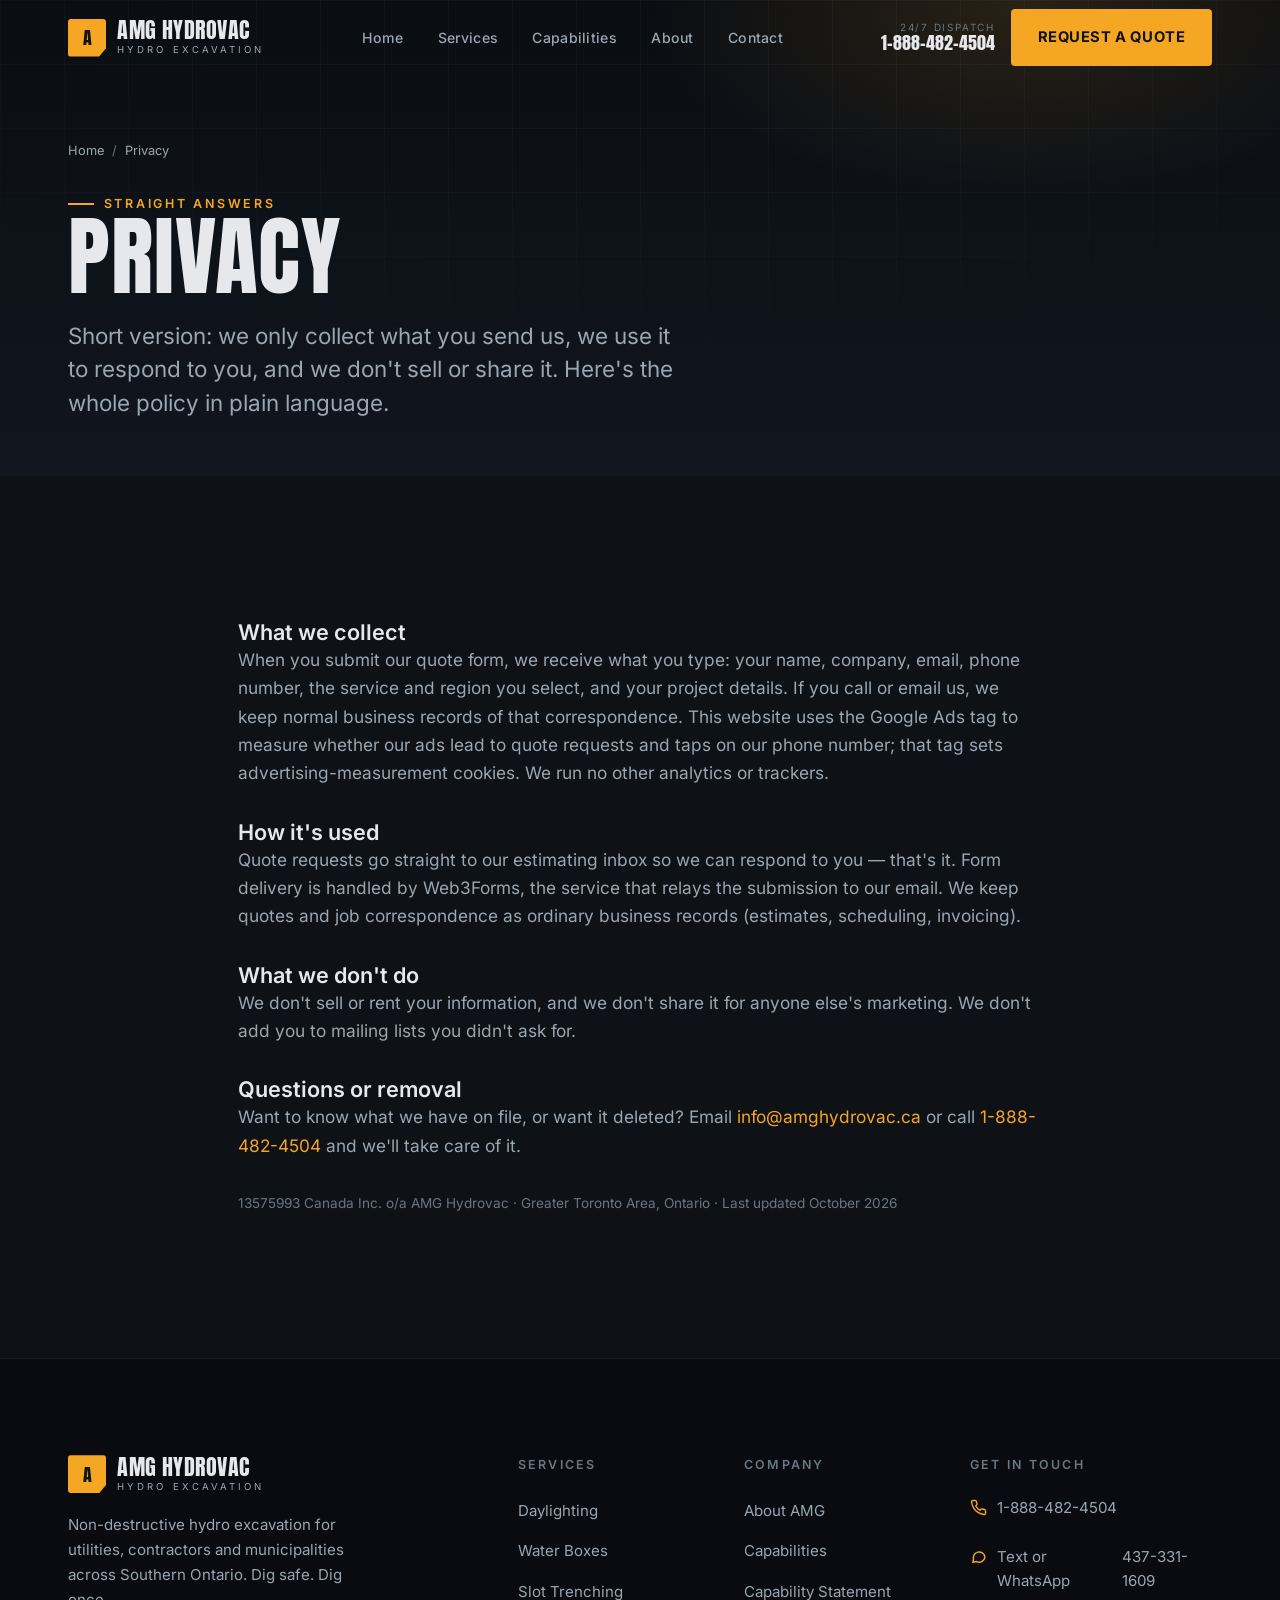
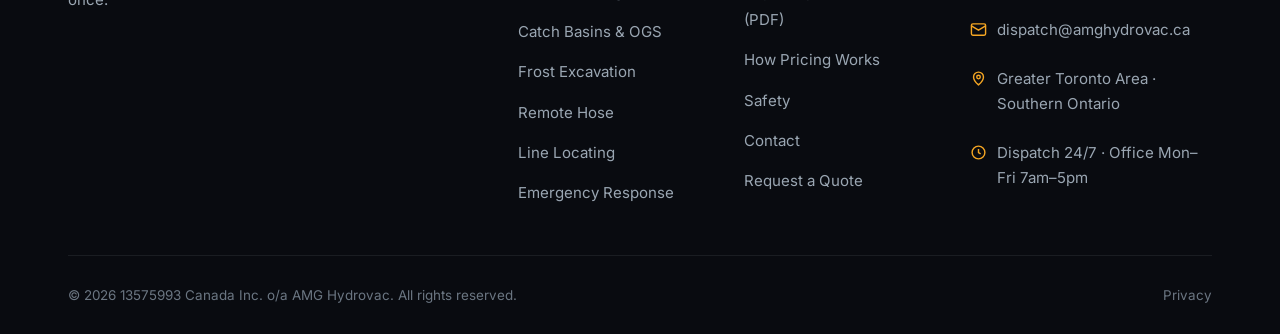
<file: privacy.html>
<!DOCTYPE html>
<html lang="en-CA">
<head>
  <meta charset="UTF-8" />
  <meta name="viewport" content="width=device-width, initial-scale=1.0" />

  <!-- Google tag (gtag.js) -->
  <script async src="https://www.googletagmanager.com/gtag/js?id=AW-18297054824"></script>
  <script>
    window.dataLayer = window.dataLayer || [];
    function gtag(){dataLayer.push(arguments);}
    gtag('js', new Date());
    gtag('config', 'AW-18297054824');
  </script>
  <title>Privacy | AMG Hydrovac</title>
  <meta name="description" content="How AMG Hydrovac handles the information you send us — what we collect through our quote form, how it's used, and how to reach us about it." />
  <meta name="theme-color" content="#0E1116" />
  <link rel="canonical" href="https://amghydrovac.ca/privacy.html" />
  <meta property="og:type" content="website" />
  <meta property="og:title" content="Privacy · AMG Hydrovac" />
  <meta property="og:description" content="How AMG Hydrovac handles the information you send us." />
  <meta property="og:url" content="https://amghydrovac.ca/privacy.html" />
  <meta property="og:image" content="https://amghydrovac.ca/assets/img/og.jpg" />
  <meta property="og:image:width" content="1200" />
  <meta property="og:image:height" content="630" />
  <meta name="twitter:card" content="summary_large_image" />
  <link rel="icon" href="favicon.svg" type="image/svg+xml" />
  <link rel="icon" href="favicon-48.png" sizes="48x48" type="image/png" />
  <link rel="apple-touch-icon" href="apple-touch-icon.png" />
  <link rel="preload" href="assets/fonts/anton-latin.woff2" as="font" type="font/woff2" crossorigin />
  <link rel="preload" href="assets/fonts/inter-latin-var.woff2" as="font" type="font/woff2" crossorigin />
  <link rel="stylesheet" href="assets/css/styles.css?v=20261013a" />
  <noscript><style>.reveal{opacity:1 !important;transform:none !important}</style></noscript>
  <!-- sw-reset --><script>if("serviceWorker" in navigator){navigator.serviceWorker.getRegistrations().then(function(rs){var had=navigator.serviceWorker.controller;return Promise.all(rs.map(function(r){return r.unregister()})).then(function(){return "caches" in window?caches.keys().then(function(ks){return Promise.all(ks.map(function(k){return caches.delete(k)}))}):null}).then(function(){try{if(had&&!sessionStorage.getItem("amgSwReset")){sessionStorage.setItem("amgSwReset","1");location.reload()}}catch(e){}})}).catch(function(){})}</script>
</head>
<body>
  <a class="skip-link" href="#main">Skip to content</a>

  <header class="site-header">
    <div class="container header-inner">
      <a class="brand" href="index.html" aria-label="AMG Hydrovac home">
        <span class="brand-mark">A</span>
        <span class="brand-text"><span class="brand-name">AMG&nbsp;HYDROVAC</span><span class="brand-sub">Hydro Excavation</span></span>
      </a>
      <nav class="nav" aria-label="Primary">
        <a href="index.html">Home</a>
        <a href="services.html">Services</a>
        <a href="capabilities.html">Capabilities</a>
        <a href="about.html">About</a>
        <a href="contact.html">Contact</a>
      </nav>
      <div class="header-cta">
        <span class="header-phone"><span>24/7 Dispatch</span><a href="tel:+18884824504">1-888-482-4504</a></span>
        <a class="btn" href="contact.html">Request a Quote</a>
      </div>
      <a class="header-call" href="tel:+18884824504" aria-label="Call AMG Hydrovac, 24/7 dispatch"><svg viewBox="0 0 24 24" fill="none" stroke="currentColor" stroke-width="2.2" aria-hidden="true"><path d="M22 16.9v3a2 2 0 0 1-2.2 2 19.8 19.8 0 0 1-8.6-3 19.5 19.5 0 0 1-6-6 19.8 19.8 0 0 1-3-8.6A2 2 0 0 1 4.1 2h3a2 2 0 0 1 2 1.7c.1 1 .4 1.9.7 2.8a2 2 0 0 1-.5 2.1L8.1 9.9a16 16 0 0 0 6 6l1.3-1.3a2 2 0 0 1 2.1-.5c.9.3 1.8.6 2.8.7a2 2 0 0 1 1.7 2z"/></svg></a>
      <button class="menu-toggle" aria-label="Open menu" aria-expanded="false" aria-controls="mobile-menu"><span></span><span></span><span></span></button>
    </div>
  </header>

  <div class="mobile-menu" id="mobile-menu">
    <nav aria-label="Mobile">
      <a href="index.html"><span class="idx">01</span> Home</a>
      <a href="services.html"><span class="idx">02</span> Services</a>
      <a href="capabilities.html"><span class="idx">03</span> Capabilities</a>
      <a href="about.html"><span class="idx">04</span> About</a>
      <a href="contact.html"><span class="idx">05</span> Contact</a>
    </nav>
    <div class="mobile-menu-footer">
      <a class="mobile-menu-phone" href="tel:+18884824504">1-888-482-4504</a>
      <a class="btn btn--lg" href="contact.html">Request a Quote</a>
    </div>
  </div>

  <main id="main">
    <section class="page-hero">
      <div class="page-hero__bg"></div>
      <div class="container">
        <nav class="breadcrumb" aria-label="Breadcrumb"><a href="index.html">Home</a><span>/</span> Privacy</nav>
        <span class="eyebrow">Straight Answers</span>
        <h1>Privacy</h1>
        <p class="lead">Short version: we only collect what you send us, we use it to respond to you, and we don't sell or share it. Here's the whole policy in plain language.</p>
      </div>
    </section>

    <section class="section">
      <div class="container container--narrow">
        <div class="reveal">
          <h4>What we collect</h4>
          <p>When you submit our quote form, we receive what you type: your name, company, email, phone number, the service and region you select, and your project details. If you call or email us, we keep normal business records of that correspondence. This website uses the Google Ads tag to measure whether our ads lead to quote requests and taps on our phone number; that tag sets advertising-measurement cookies. We run no other analytics or trackers.</p>

          <h4 class="mt-md">How it's used</h4>
          <p>Quote requests go straight to our estimating inbox so we can respond to you — that's it. Form delivery is handled by Web3Forms, the service that relays the submission to our email. We keep quotes and job correspondence as ordinary business records (estimates, scheduling, invoicing).</p>

          <h4 class="mt-md">What we don't do</h4>
          <p>We don't sell or rent your information, and we don't share it for anyone else's marketing. We don't add you to mailing lists you didn't ask for.</p>

          <h4 class="mt-md">Questions or removal</h4>
          <p>Want to know what we have on file, or want it deleted? Email <a class="accent" href="mailto:info@amghydrovac.ca">info@amghydrovac.ca</a> or call <a class="accent" href="tel:+18884824504">1-888-482-4504</a> and we'll take care of it.</p>

          <p class="mt-md" style="color:var(--faint);font-size:0.85rem;">13575993 Canada Inc. o/a AMG Hydrovac · Greater Toronto Area, Ontario · Last updated October 2026</p>
        </div>
      </div>
    </section>
  </main>

  <footer class="site-footer">
    <div class="container">
      <div class="footer-grid">
        <div class="footer-brand">
          <a class="brand" href="index.html" aria-label="AMG Hydrovac home">
            <span class="brand-mark">A</span>
            <span class="brand-text"><span class="brand-name">AMG&nbsp;HYDROVAC</span><span class="brand-sub">Hydro Excavation</span></span>
          </a>
          <p>Non-destructive hydro excavation for utilities, contractors and municipalities across Southern Ontario. Dig safe. Dig once.</p>
        </div>
        <div class="footer-col"><h5>Services</h5><ul>
          <li><a href="services/daylighting-potholing/">Daylighting</a></li>
          <li><a href="services/water-box-repair/">Water Boxes</a></li>
          <li><a href="services.html#trenching">Slot Trenching</a></li>
          <li><a href="services/catch-basin-cleaning/">Catch Basins &amp; OGS</a></li>
          <li><a href="services/frost-excavation/">Frost Excavation</a></li>
          <li><a href="services.html#remote">Remote Hose</a></li>
          <li><a href="services.html#locating">Line Locating</a></li>
          <li><a href="services/emergency-hydrovac/">Emergency Response</a></li>
        </ul></div>
        <div class="footer-col"><h5>Company</h5><ul>
          <li><a href="about.html">About AMG</a></li>
          <li><a href="capabilities.html">Capabilities</a></li>
          <li><a href="capability-statement.pdf" target="_blank" rel="noopener">Capability Statement (PDF)</a></li>
          <li><a href="services.html#pricing">How Pricing Works</a></li>
          <li><a href="about.html#safety">Safety</a></li>
          <li><a href="contact.html">Contact</a></li>
          <li><a href="contact.html">Request a Quote</a></li>
        </ul></div>
        <div class="footer-col"><h5>Get in Touch</h5><ul class="footer-contact">
          <li><svg viewBox="0 0 24 24" fill="none" stroke="currentColor" stroke-width="2"><path d="M22 16.9v3a2 2 0 0 1-2.2 2 19.8 19.8 0 0 1-8.6-3 19.5 19.5 0 0 1-6-6 19.8 19.8 0 0 1-3-8.6A2 2 0 0 1 4.1 2h3a2 2 0 0 1 2 1.7c.1 1 .4 1.9.7 2.8a2 2 0 0 1-.5 2.1L8.1 9.9a16 16 0 0 0 6 6l1.3-1.3a2 2 0 0 1 2.1-.5c.9.3 1.8.6 2.8.7a2 2 0 0 1 1.7 2z"/></svg> <a href="tel:+18884824504">1-888-482-4504</a></li>
          <li><svg viewBox="0 0 24 24" fill="none" stroke="currentColor" stroke-width="2"><path d="M21 12a8 8 0 0 1-11.6 7.1L4 20l1-4.3A8 8 0 1 1 21 12z"/></svg> Text or WhatsApp <a href="sms:+14373311609?&body=Hi%20AMG%20Hydrovac%2C%20I%20would%20like%20to%20book%20hydrovac%20work.%20Site%20address%3A%20___%20%2F%20Service%20needed%3A%20___%20%2F%20When%3A%20___">437-331-1609</a></li>
          <li><svg viewBox="0 0 24 24" fill="none" stroke="currentColor" stroke-width="2"><rect x="2" y="4" width="20" height="16" rx="2"/><path d="m2 7 10 6 10-6"/></svg> <a href="mailto:dispatch@amghydrovac.ca">dispatch@amghydrovac.ca</a></li>
          <li><svg viewBox="0 0 24 24" fill="none" stroke="currentColor" stroke-width="2"><path d="M12 21s-7-5.5-7-11a7 7 0 0 1 14 0c0 5.5-7 11-7 11z"/><circle cx="12" cy="10" r="2.5"/></svg> Greater Toronto Area · Southern Ontario</li>
          <li><svg viewBox="0 0 24 24" fill="none" stroke="currentColor" stroke-width="2"><circle cx="12" cy="12" r="9"/><path d="M12 7v5l3 2"/></svg> Dispatch 24/7 · Office Mon–Fri 7am–5pm</li>
        </ul></div>
      </div>
      <div class="footer-bottom">
        <p>&copy; <span data-year>2026</span> 13575993 Canada Inc. o/a AMG Hydrovac. All rights reserved.</p>
        <div class="legal"><a href="privacy.html" aria-current="page">Privacy</a></div>
      </div>
    </div>
  </footer>

  <!-- Sticky mobile action bar -->
  <nav class="sticky-bar" aria-label="Quick actions">
    <a class="sticky-bar__call" href="tel:+18884824504">
      <svg viewBox="0 0 24 24" fill="none" stroke="currentColor" stroke-width="2" aria-hidden="true"><path d="M22 16.9v3a2 2 0 0 1-2.2 2 19.8 19.8 0 0 1-8.6-3 19.5 19.5 0 0 1-6-6 19.8 19.8 0 0 1-3-8.6A2 2 0 0 1 4.1 2h3a2 2 0 0 1 2 1.7c.1 1 .4 1.9.7 2.8a2 2 0 0 1-.5 2.1L8.1 9.9a16 16 0 0 0 6 6l1.3-1.3a2 2 0 0 1 2.1-.5c.9.3 1.8.6 2.8.7a2 2 0 0 1 1.7 2z"/></svg>
      Call 24/7
    </a>
    <a class="sticky-bar__quote" href="contact.html">Get a Quote</a>
  </nav>

  <script src="assets/js/main.js?v=20261013a" defer></script>
</body>
</html>
</file>
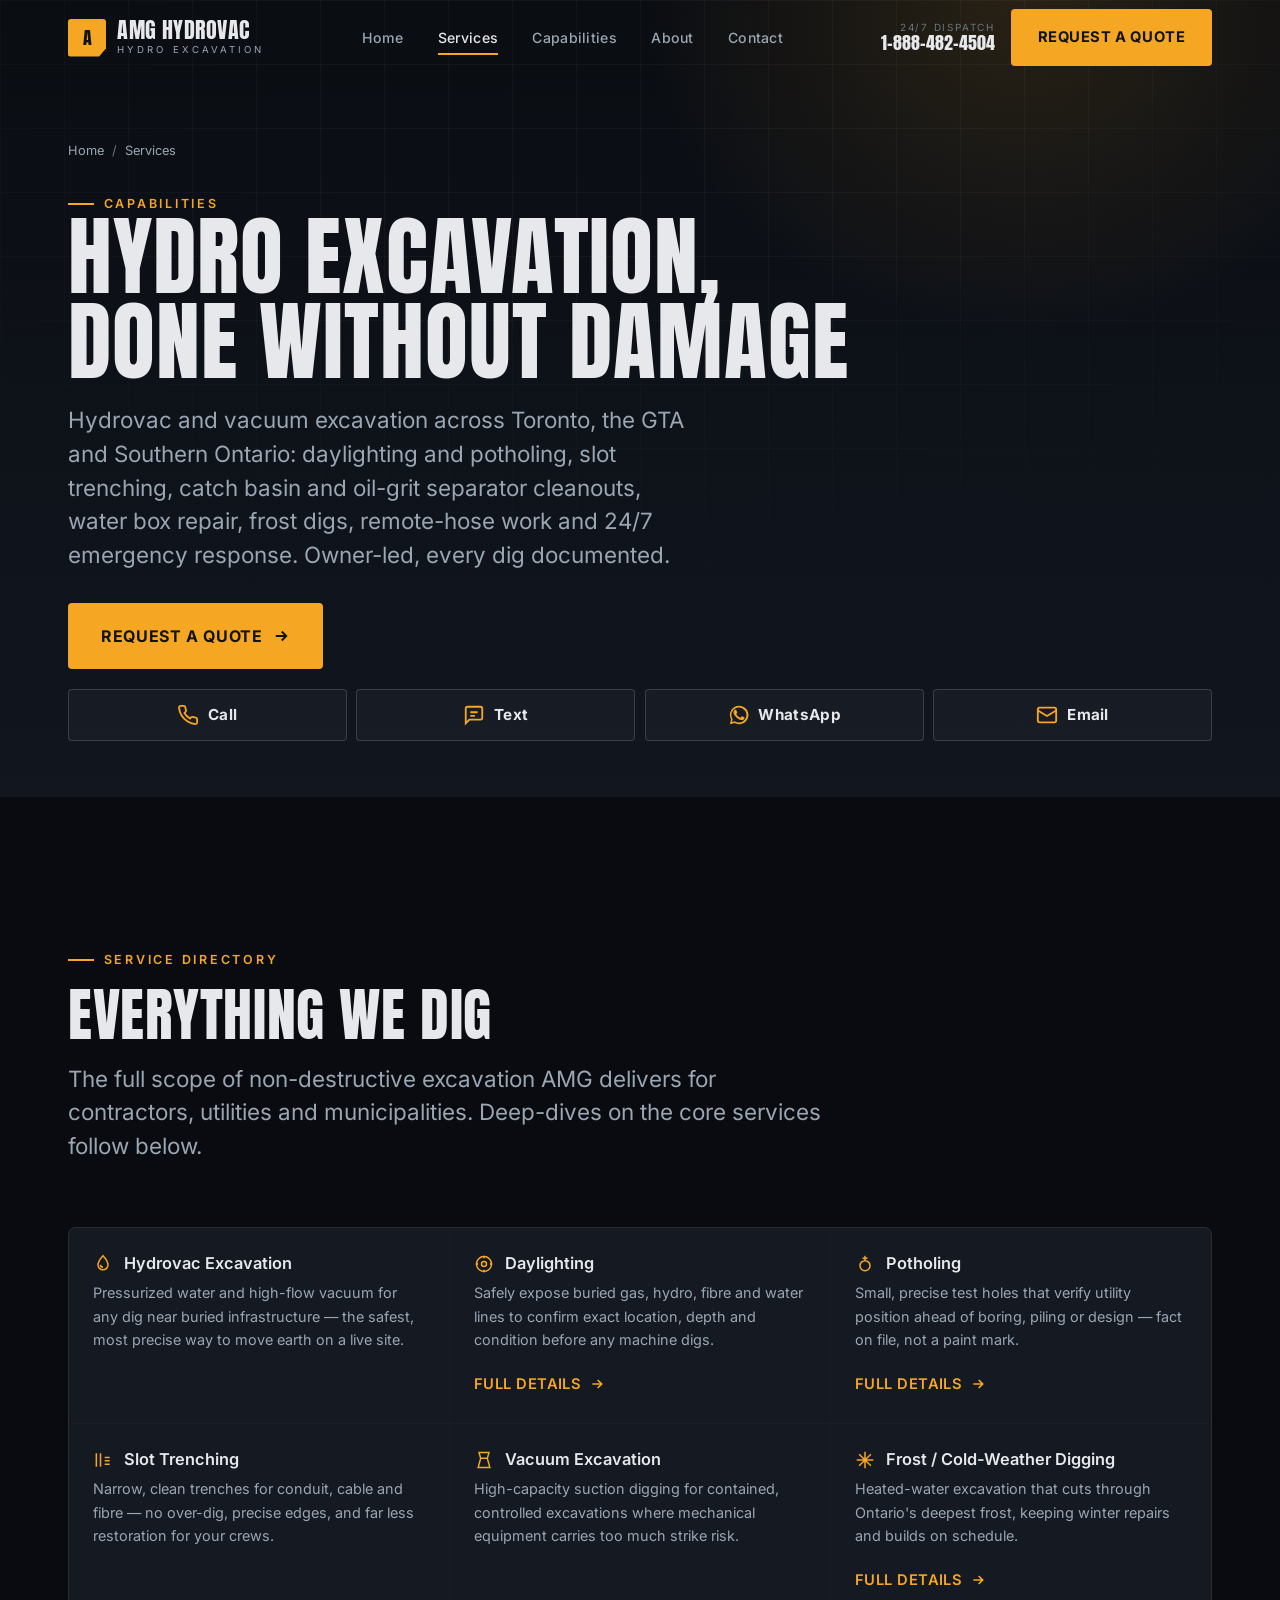
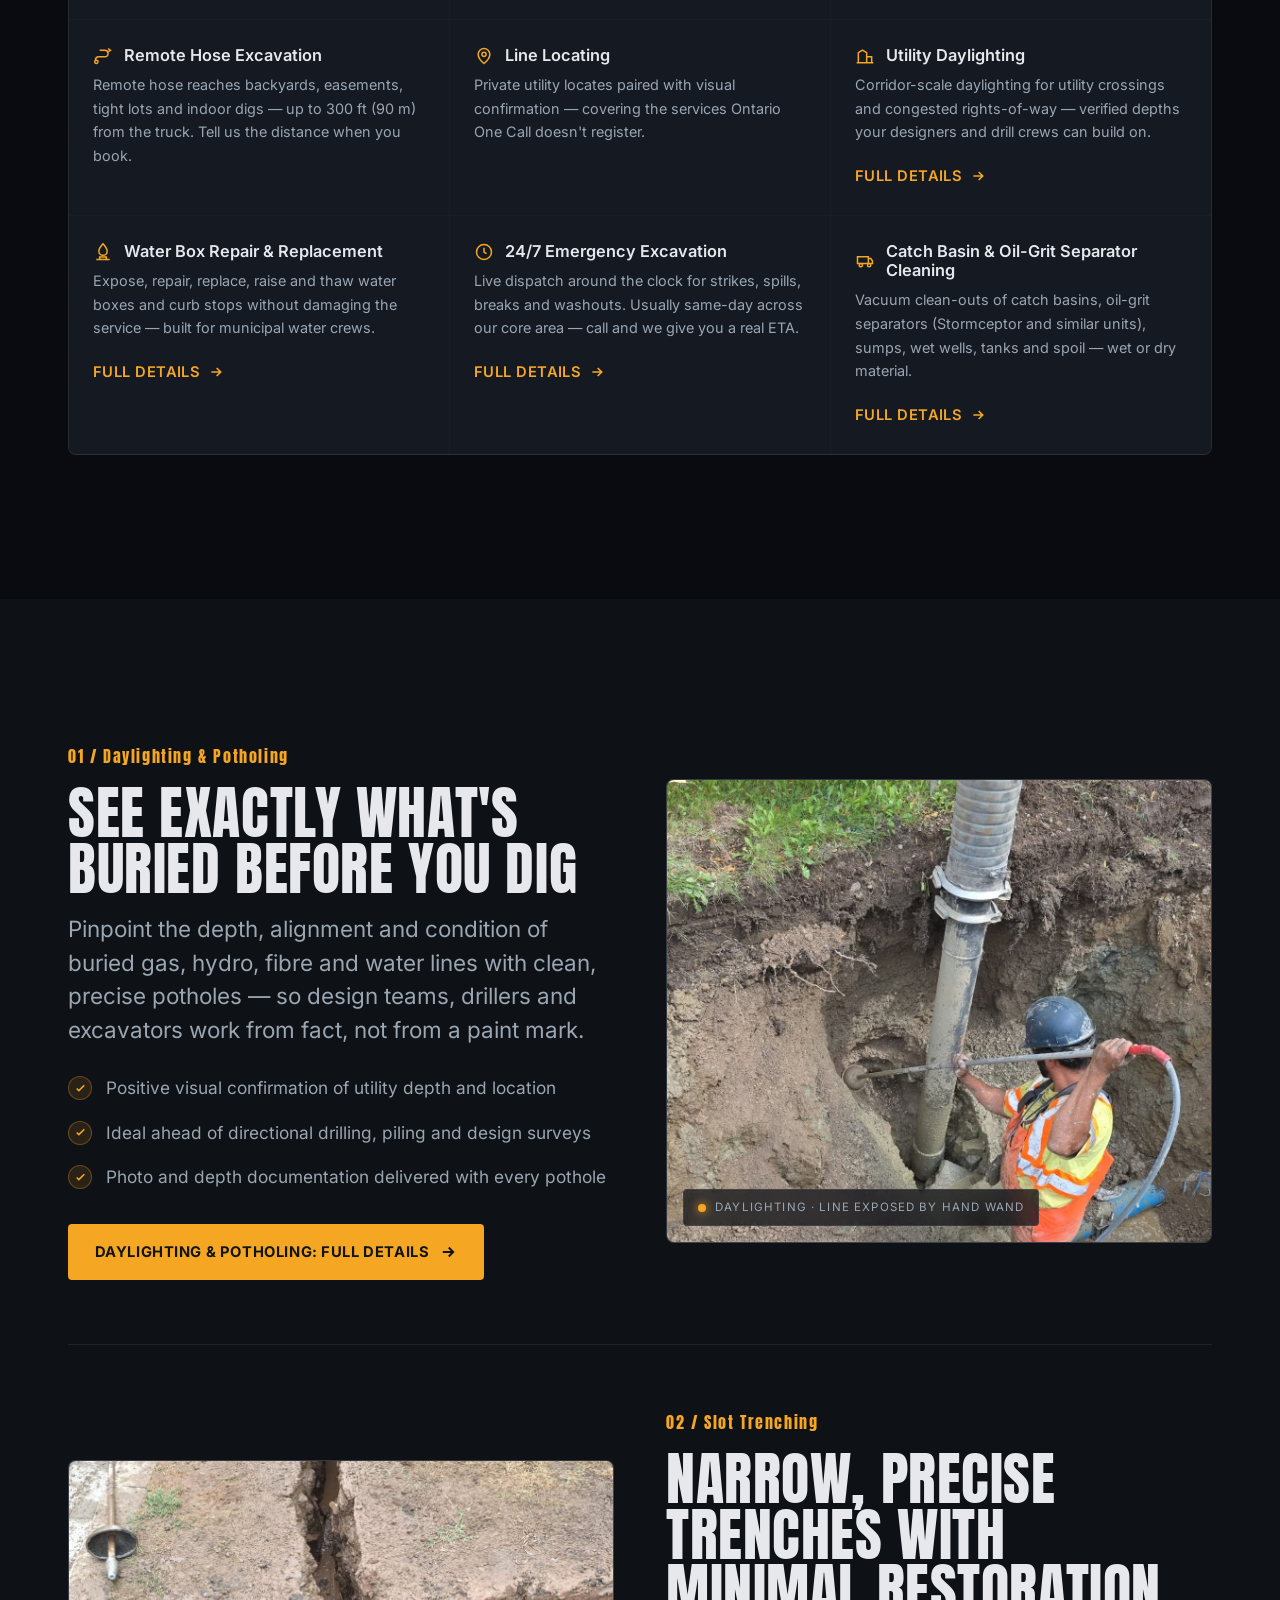
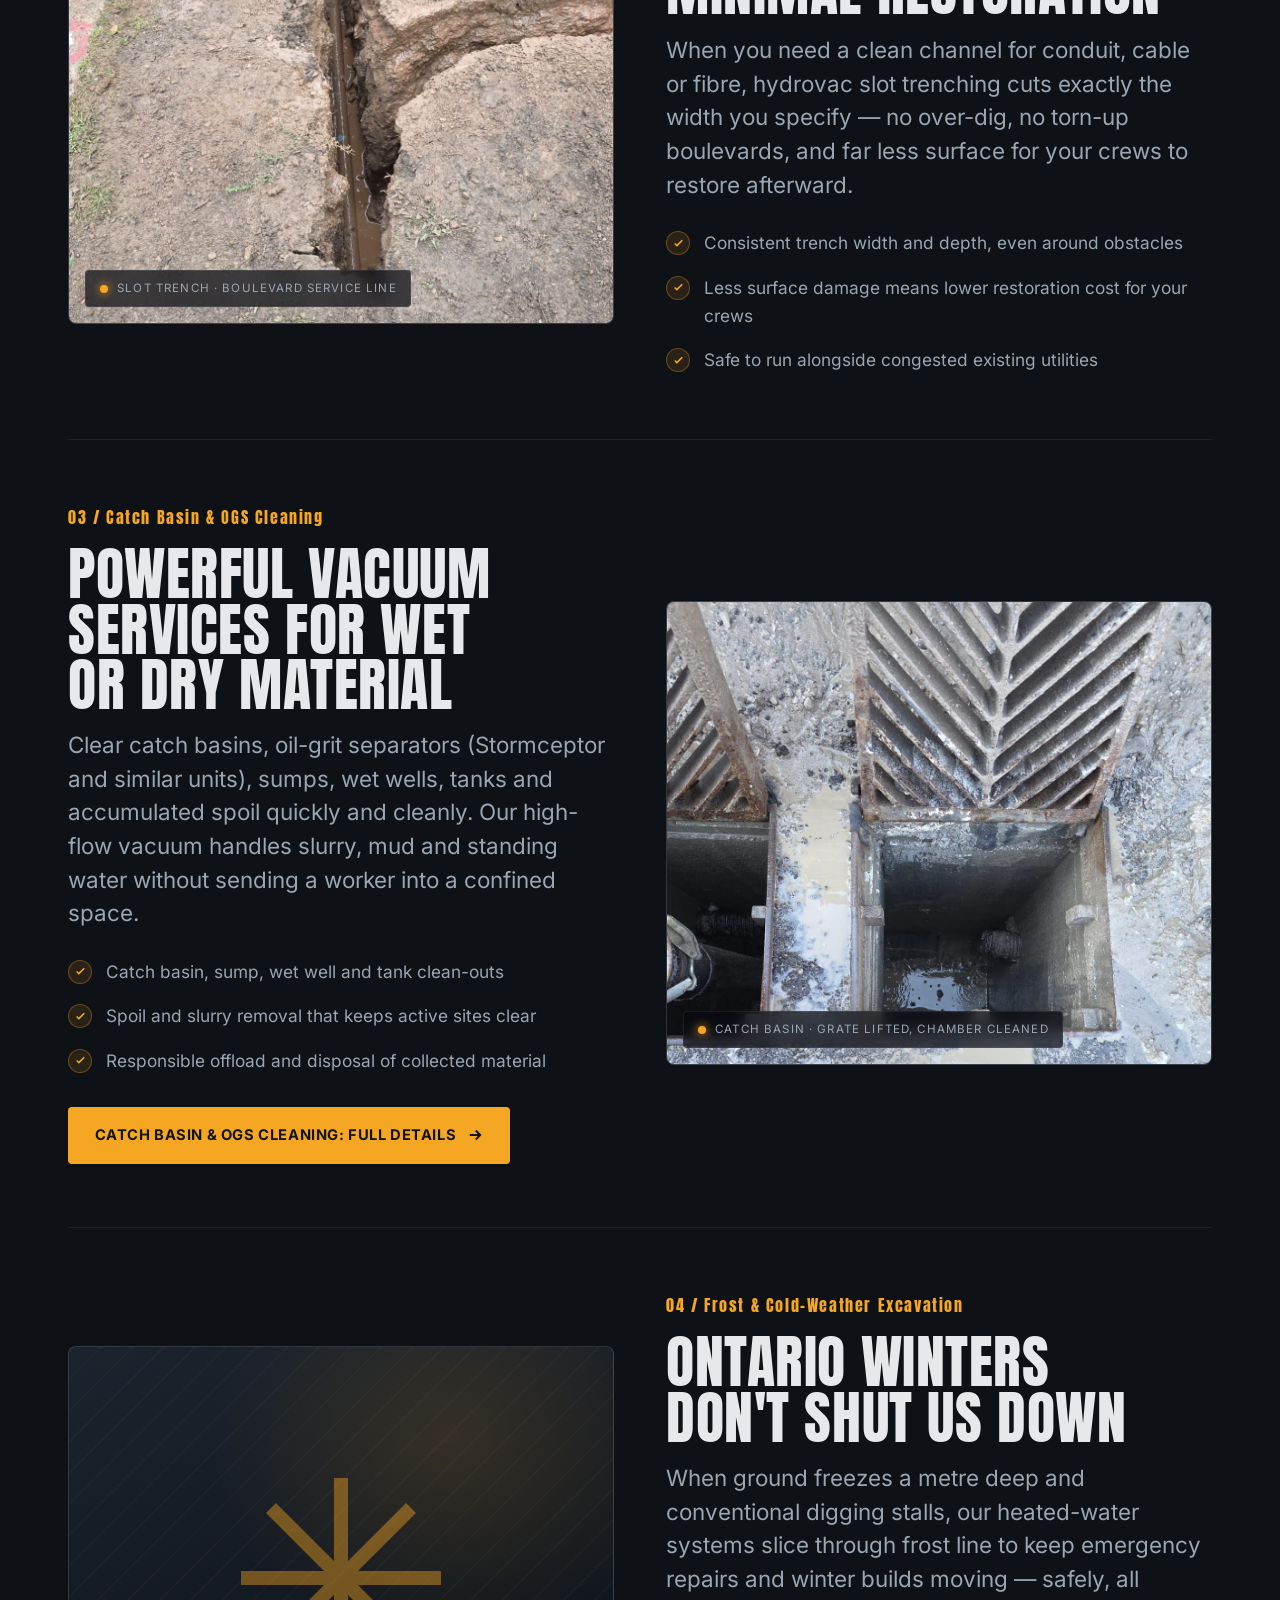
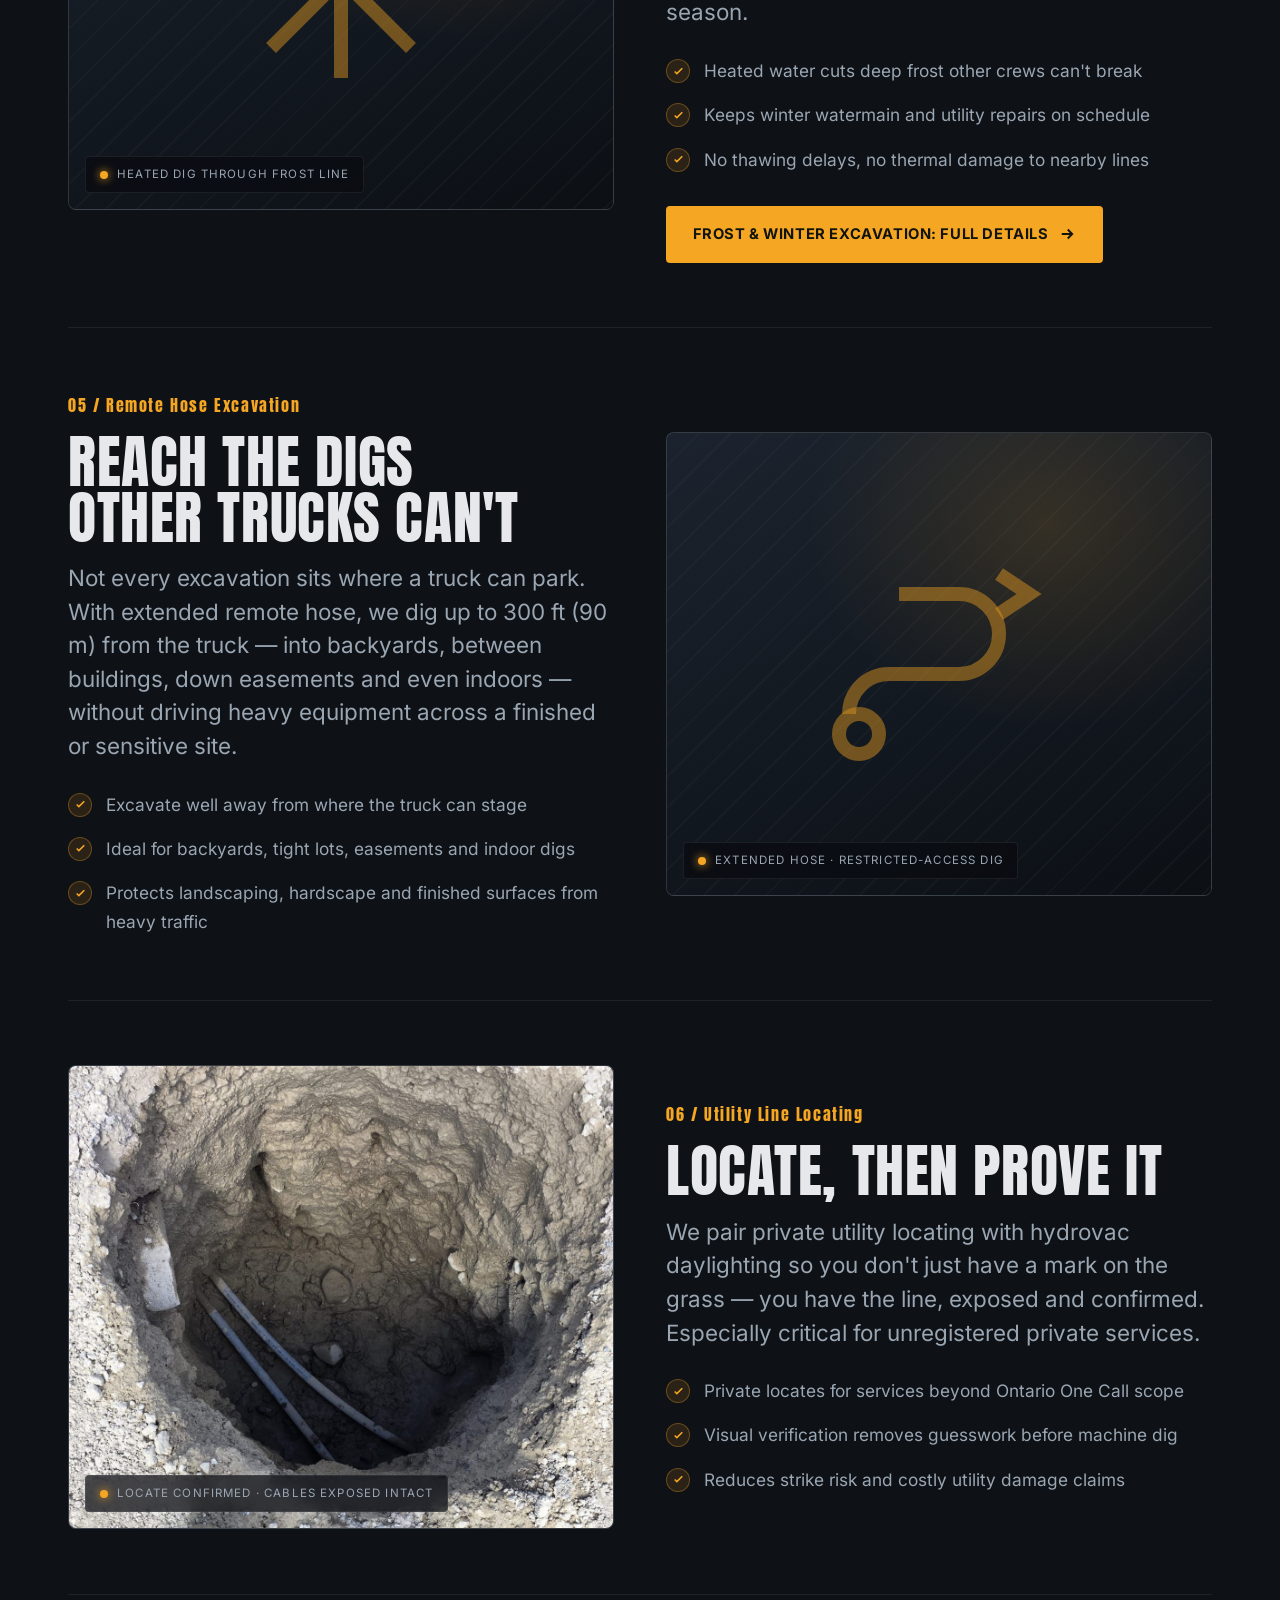
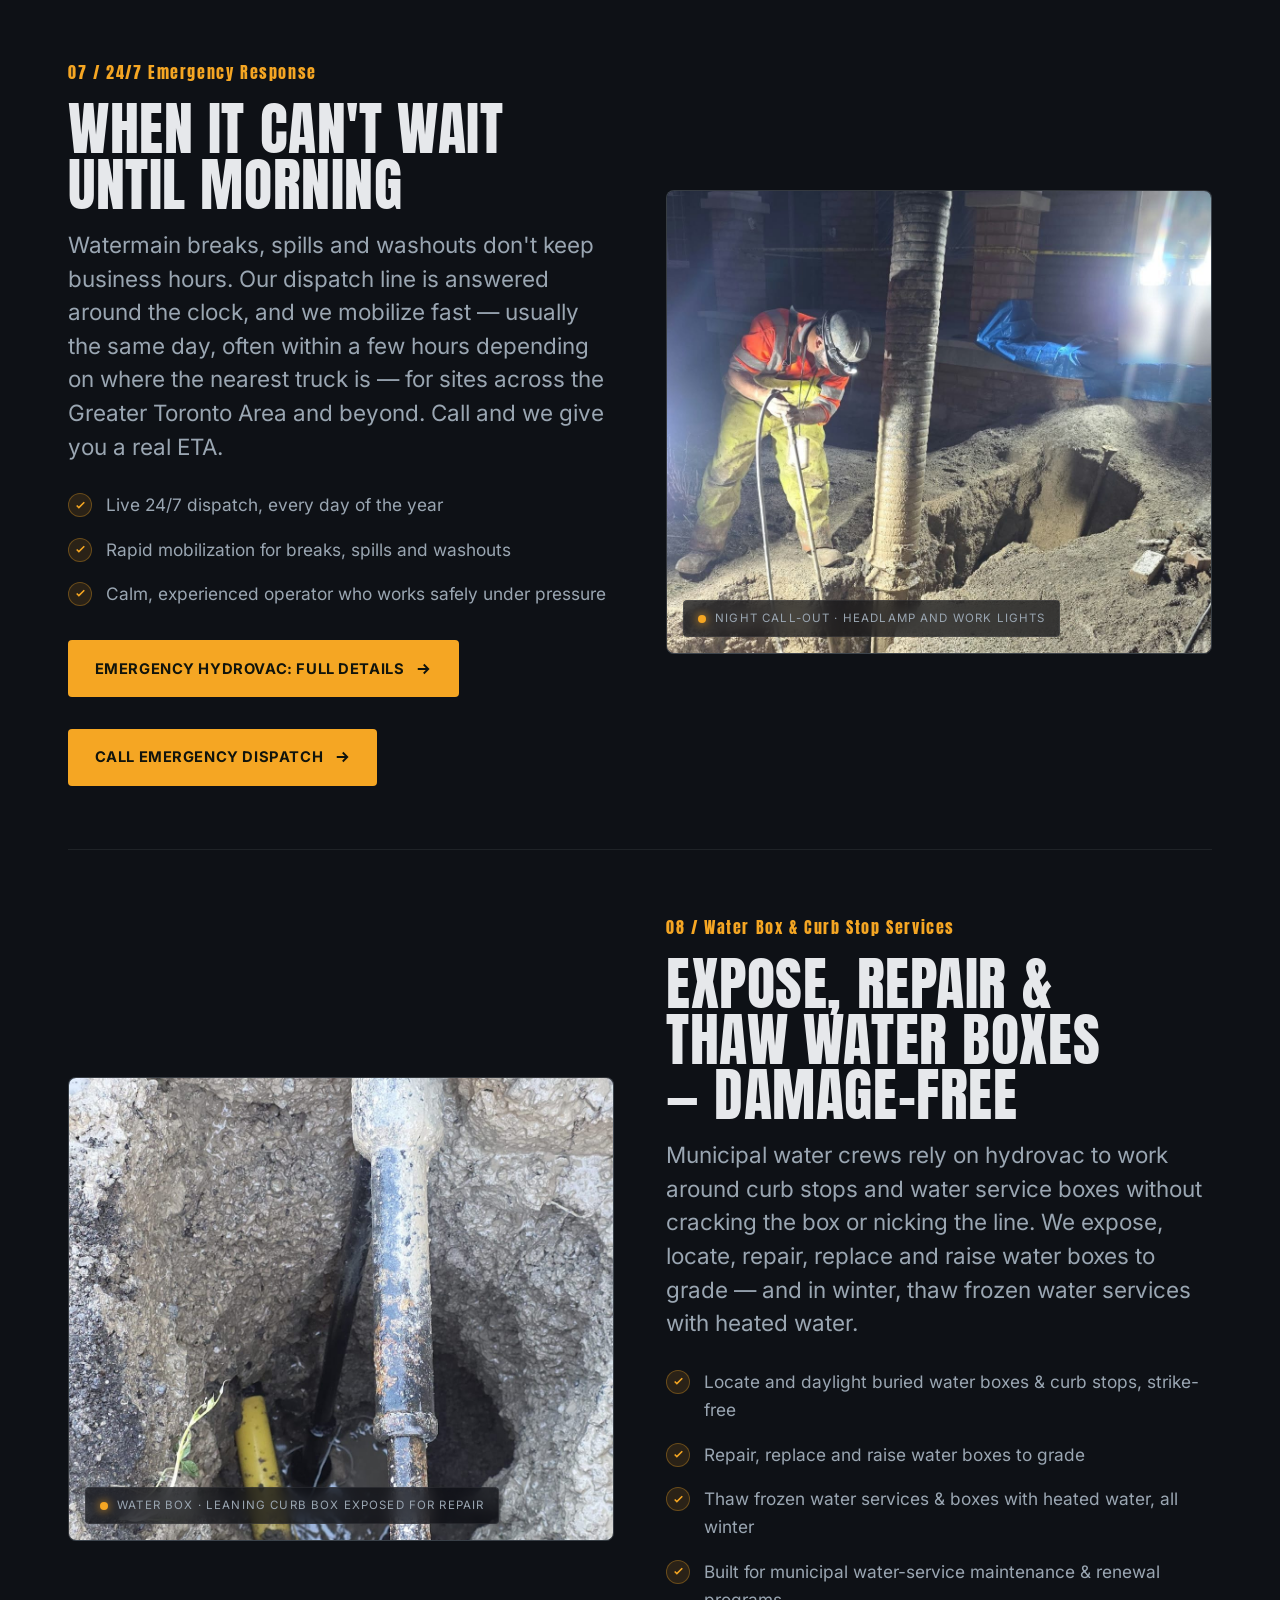
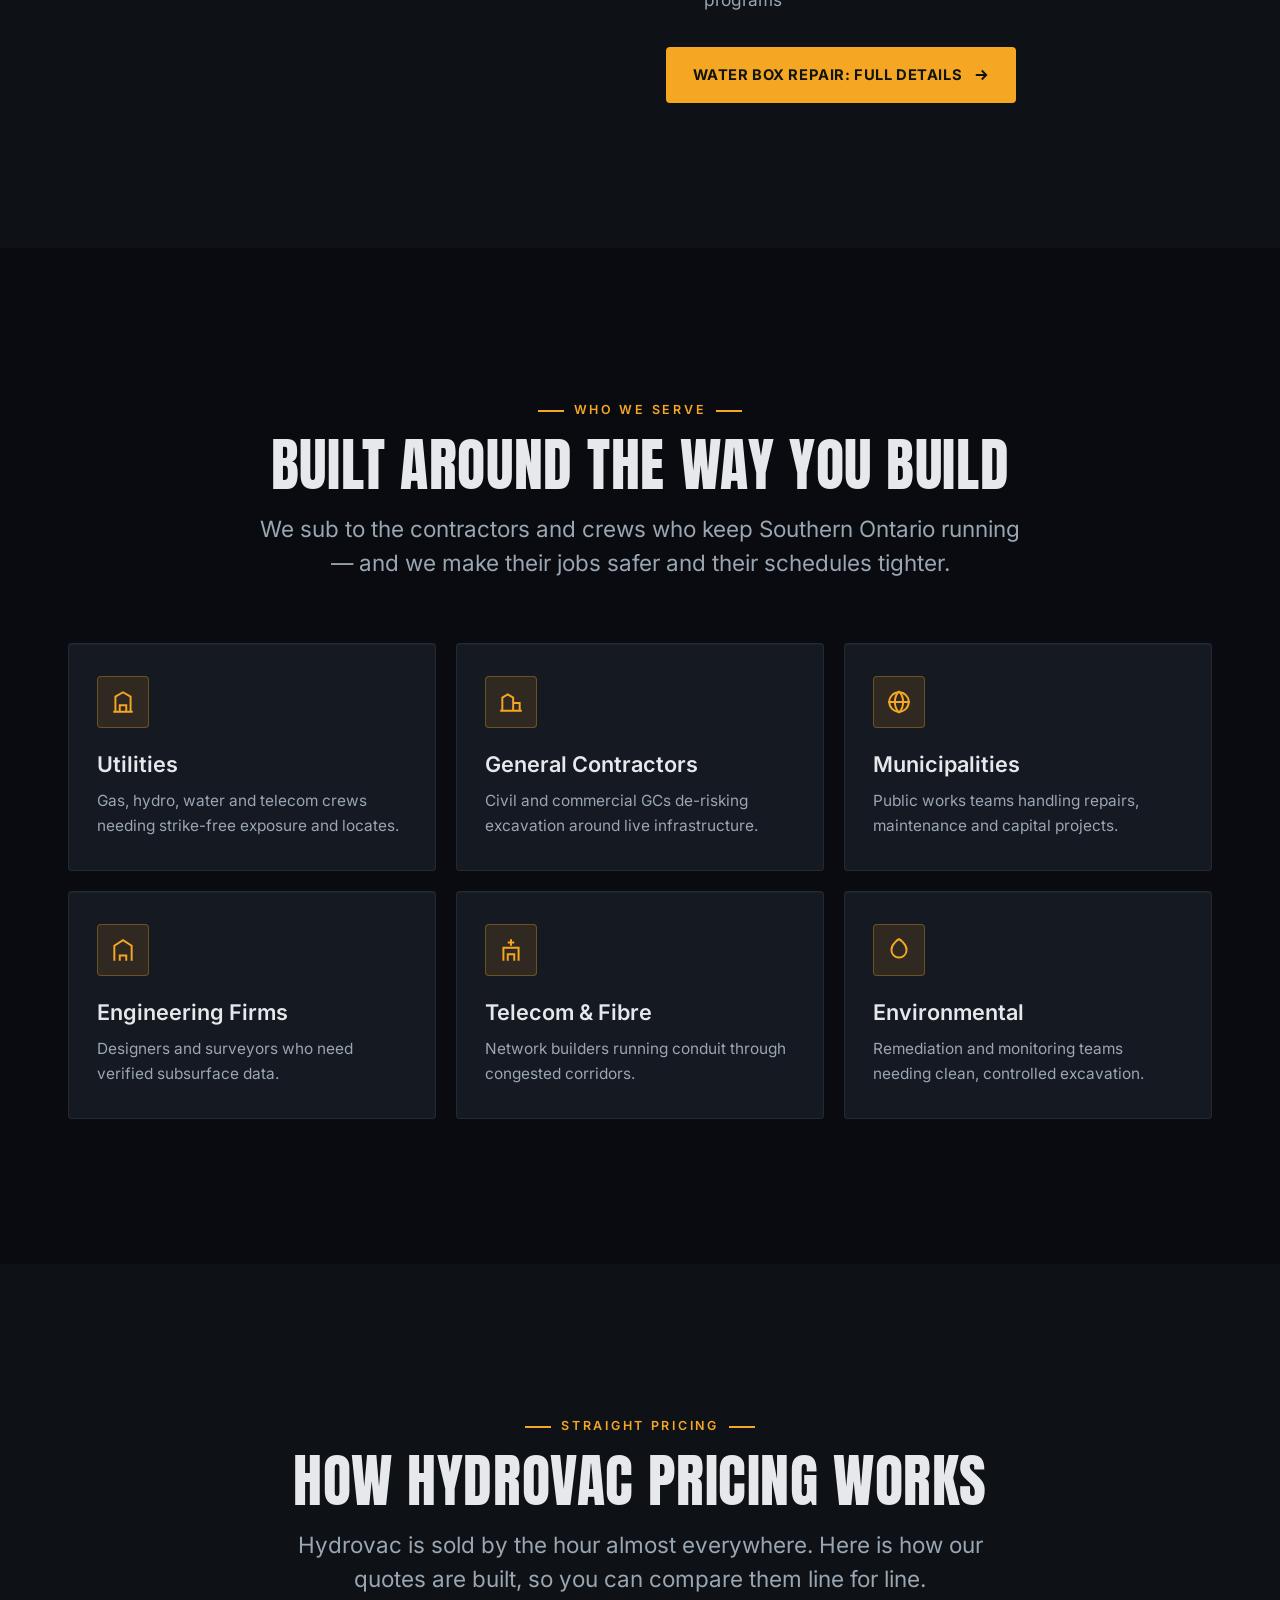
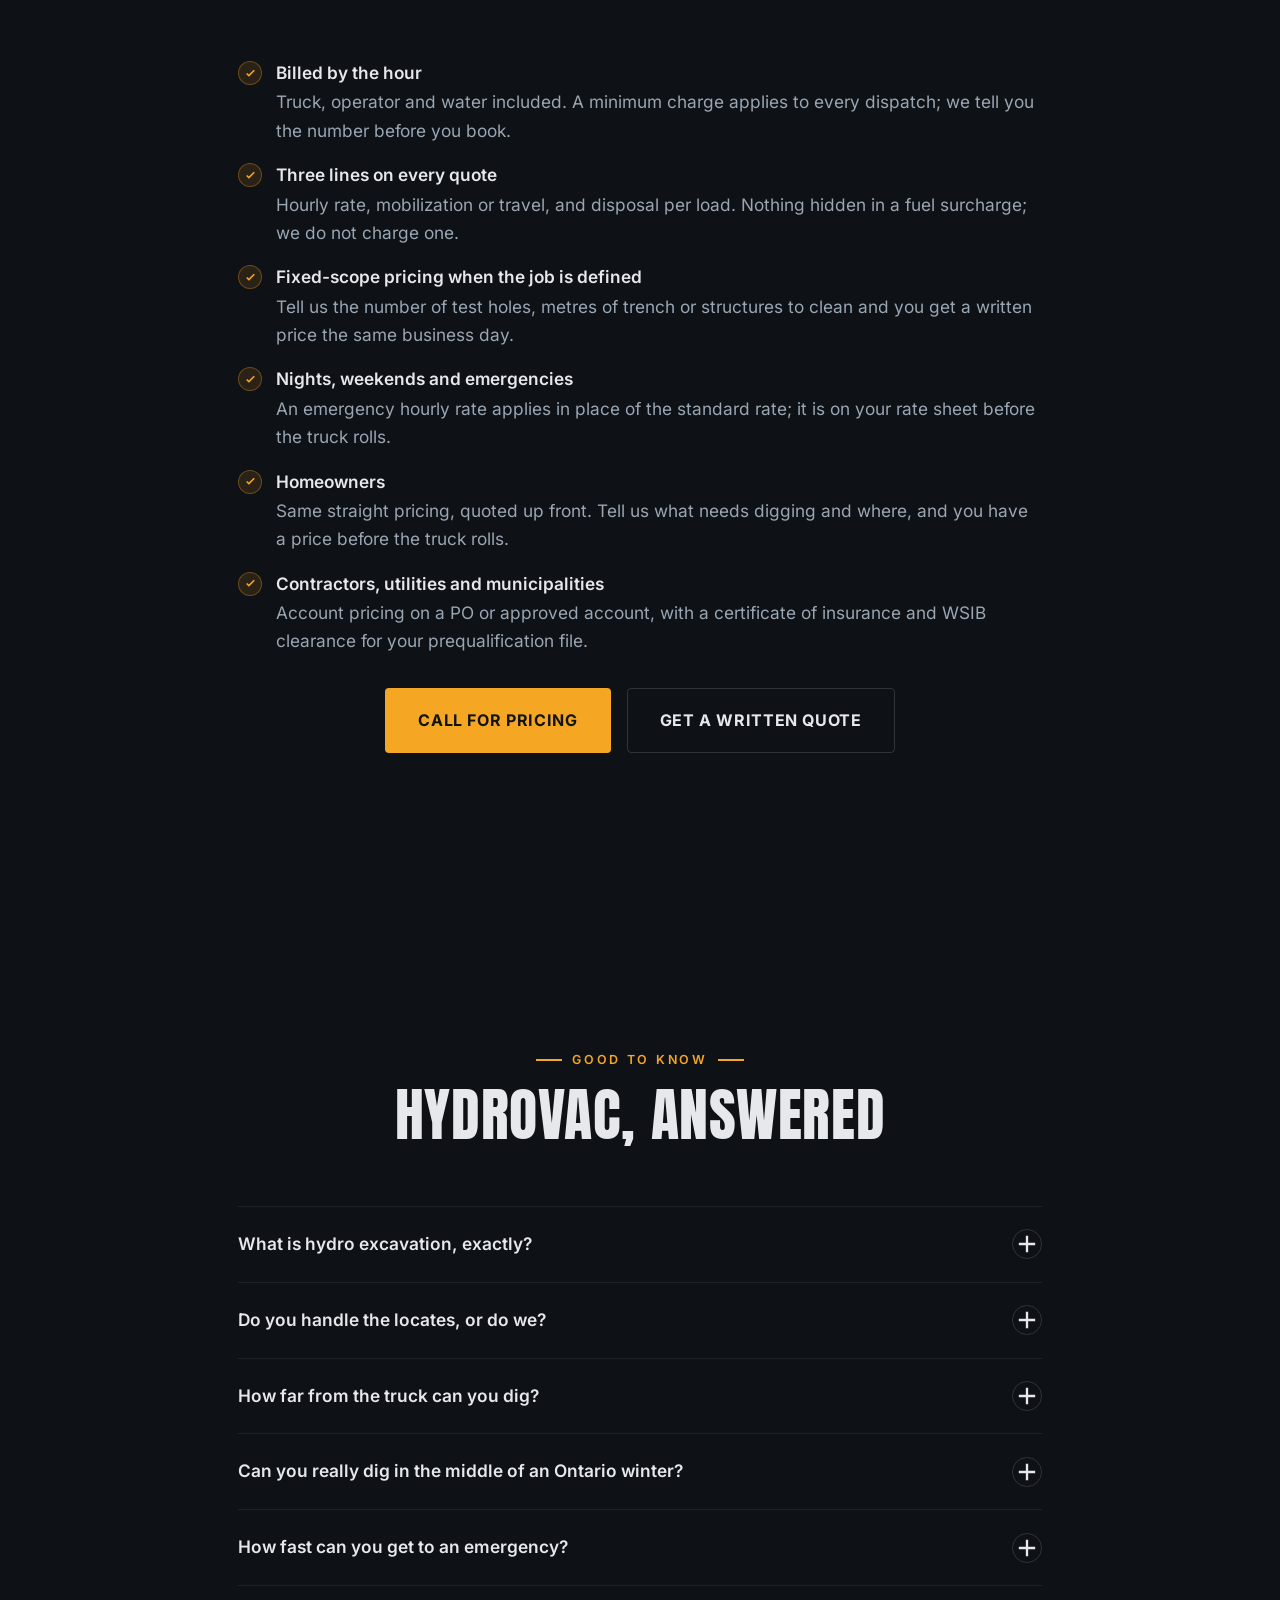
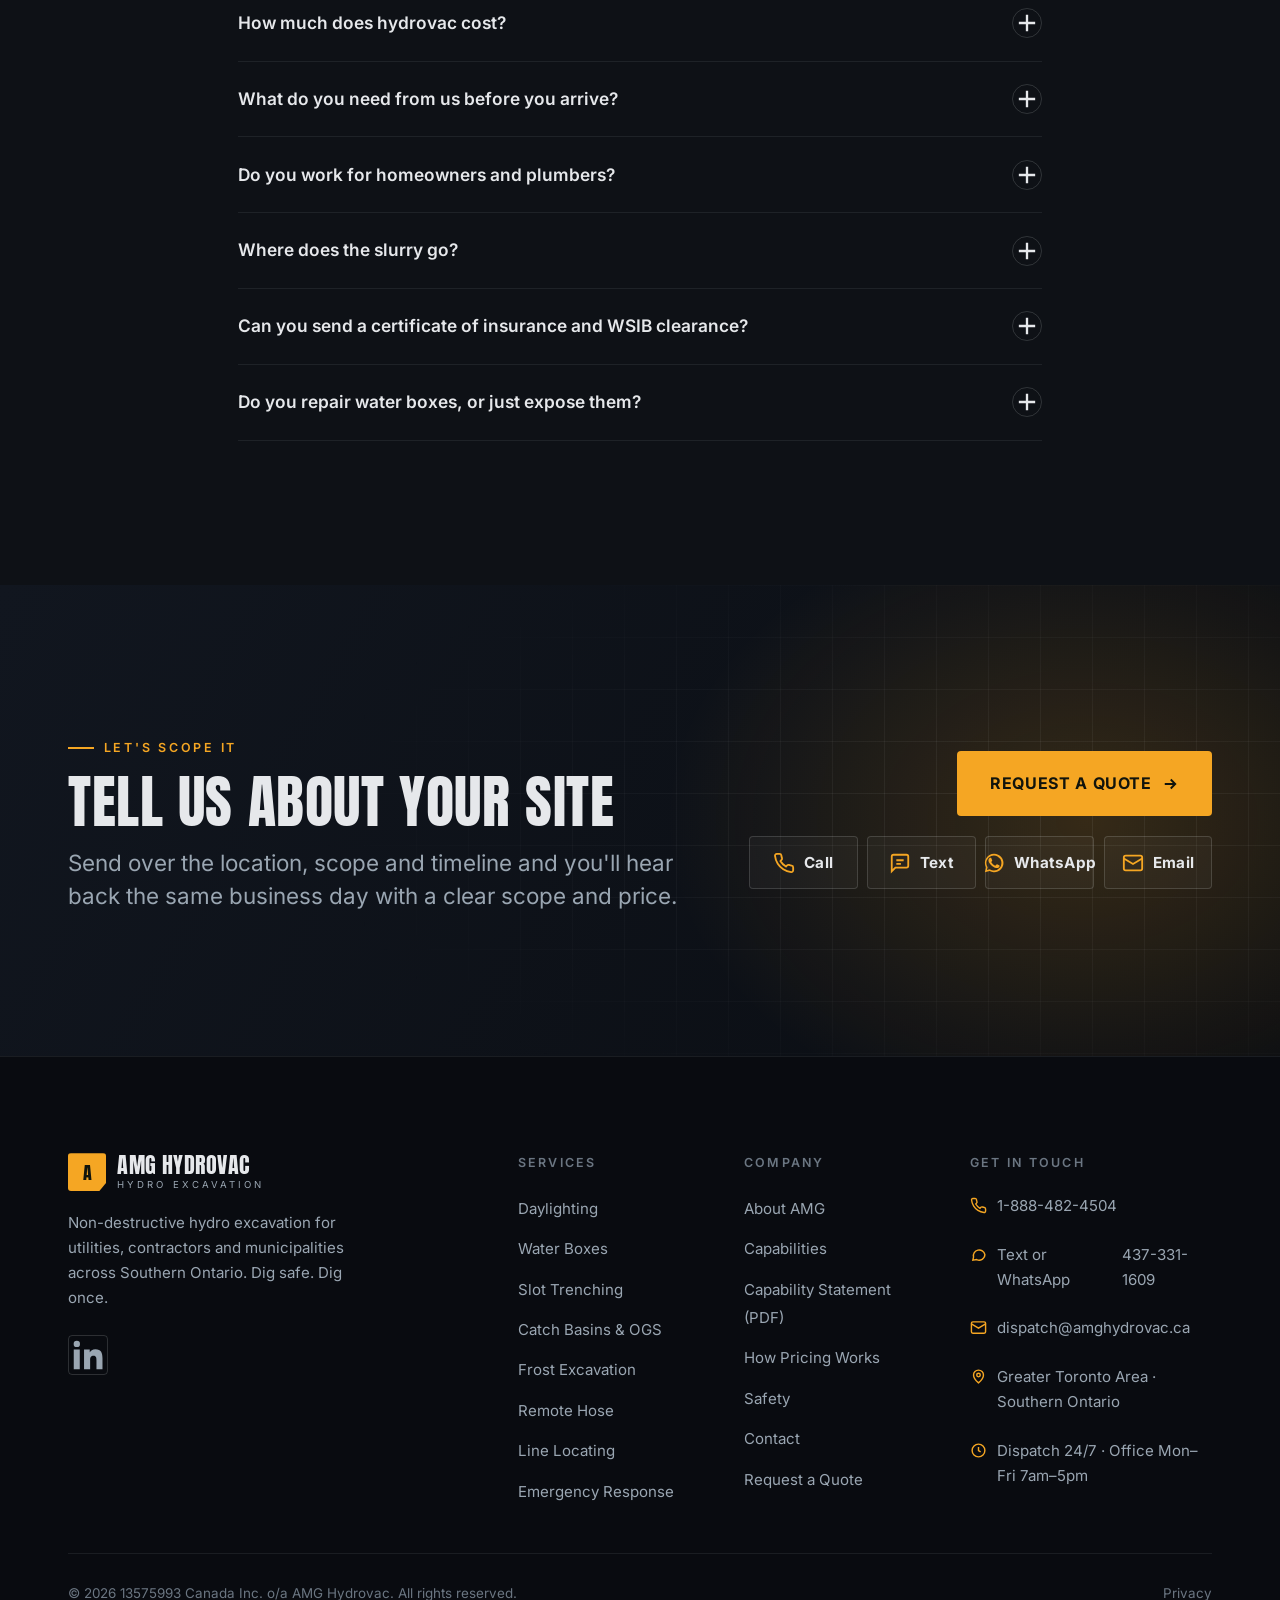
<file: services.html>
<!DOCTYPE html>
<html lang="en-CA">
<head>
  <meta charset="UTF-8" />
  <meta name="viewport" content="width=device-width, initial-scale=1.0" />

  <!-- Google tag (gtag.js) -->
  <script async src="https://www.googletagmanager.com/gtag/js?id=AW-18297054824"></script>
  <script>
    window.dataLayer = window.dataLayer || [];
    function gtag(){dataLayer.push(arguments);}
    gtag('js', new Date());
    gtag('config', 'AW-18297054824');
  </script>
  <title>Hydrovac Services in Toronto &amp; the GTA | AMG Hydrovac</title>
  <meta name="description" content="Hydrovac services in Toronto and the GTA: daylighting, potholing, slot trenching, catch basin and OGS cleanouts, water box repair, frost digs, 24/7 dispatch." />
  <meta name="theme-color" content="#0E1116" />
  <link rel="canonical" href="https://amghydrovac.ca/services.html" />
  <meta property="og:type" content="website" />
  <meta property="og:title" content="Hydrovac Services · AMG Hydrovac" />
  <meta property="og:description" content="Full-scope non-destructive hydro excavation for utilities, contractors and municipalities in Southern Ontario." />
  <meta property="og:url" content="https://amghydrovac.ca/services.html" />
  <meta property="og:image" content="https://amghydrovac.ca/assets/img/og.jpg" />
  <meta property="og:image:width" content="1200" />
  <meta property="og:image:height" content="630" />
  <meta name="twitter:card" content="summary_large_image" />
  <link rel="icon" href="favicon.svg" type="image/svg+xml" />
  <link rel="icon" href="favicon-48.png" sizes="48x48" type="image/png" />
  <link rel="apple-touch-icon" href="apple-touch-icon.png" />
  <link rel="preload" href="assets/fonts/anton-latin.woff2" as="font" type="font/woff2" crossorigin />
  <link rel="preload" href="assets/fonts/inter-latin-var.woff2" as="font" type="font/woff2" crossorigin />
  <link rel="stylesheet" href="assets/css/styles.css?v=20261013a" />
  <noscript><style>.reveal{opacity:1 !important;transform:none !important}</style></noscript>
  <script type="application/ld+json">
  {
    "@context": "https://schema.org",
    "@type": "Service",
    "serviceType": "Hydro Excavation",
    "provider": { "@type": "LocalBusiness", "@id": "https://amghydrovac.ca/#business", "name": "AMG Hydrovac", "legalName": "13575993 Canada Inc.", "telephone": "+1-888-482-4504", "url": "https://amghydrovac.ca/", "areaServed": "Southern Ontario" },
    "areaServed": ["Greater Toronto Area","Durham Region","York Region","Peel Region","Halton Region","Hamilton","Waterloo Region","Guelph","Niagara Region"],
    "hasOfferCatalog": { "@type": "OfferCatalog", "name": "Hydrovac Services", "itemListElement": [
      {"@type":"Offer","itemOffered":{"@type":"Service","name":"Hydrovac Excavation"}},
      {"@type":"Offer","itemOffered":{"@type":"Service","name":"Daylighting"}},
      {"@type":"Offer","itemOffered":{"@type":"Service","name":"Potholing"}},
      {"@type":"Offer","itemOffered":{"@type":"Service","name":"Slot Trenching"}},
      {"@type":"Offer","itemOffered":{"@type":"Service","name":"Vacuum Excavation"}},
      {"@type":"Offer","itemOffered":{"@type":"Service","name":"Frost / Cold-Weather Digging"}},
      {"@type":"Offer","itemOffered":{"@type":"Service","name":"Remote Hose Excavation"}},
      {"@type":"Offer","itemOffered":{"@type":"Service","name":"Line Locating"}},
      {"@type":"Offer","itemOffered":{"@type":"Service","name":"Utility Daylighting"}},
      {"@type":"Offer","itemOffered":{"@type":"Service","name":"Water Box Repair & Replacement"}},
      {"@type":"Offer","itemOffered":{"@type":"Service","name":"24/7 Emergency Excavation"}},
      {"@type":"Offer","itemOffered":{"@type":"Service","name":"Catch Basin & Oil-Grit Separator Cleaning"}}
    ]}
  }
  </script>
  <!-- sw-reset --><script>if("serviceWorker" in navigator){navigator.serviceWorker.getRegistrations().then(function(rs){var had=navigator.serviceWorker.controller;return Promise.all(rs.map(function(r){return r.unregister()})).then(function(){return "caches" in window?caches.keys().then(function(ks){return Promise.all(ks.map(function(k){return caches.delete(k)}))}):null}).then(function(){try{if(had&&!sessionStorage.getItem("amgSwReset")){sessionStorage.setItem("amgSwReset","1");location.reload()}}catch(e){}})}).catch(function(){})}</script>
</head>
<body>
  <a class="skip-link" href="#main">Skip to content</a>

  <header class="site-header">
    <div class="container header-inner">
      <a class="brand" href="index.html" aria-label="AMG Hydrovac home">
        <span class="brand-mark">A</span>
        <span class="brand-text"><span class="brand-name">AMG&nbsp;HYDROVAC</span><span class="brand-sub">Hydro Excavation</span></span>
      </a>
      <nav class="nav" aria-label="Primary">
        <a href="index.html">Home</a>
        <a href="services.html" aria-current="page">Services</a>
        <a href="capabilities.html">Capabilities</a>
        <a href="about.html">About</a>
        <a href="contact.html">Contact</a>
      </nav>
      <div class="header-cta">
        <span class="header-phone"><span>24/7 Dispatch</span><a href="tel:+18884824504">1-888-482-4504</a></span>
        <a class="btn" href="contact.html">Request a Quote</a>
      </div>
      <a class="header-call" href="tel:+18884824504" aria-label="Call AMG Hydrovac, 24/7 dispatch"><svg viewBox="0 0 24 24" fill="none" stroke="currentColor" stroke-width="2.2" aria-hidden="true"><path d="M22 16.9v3a2 2 0 0 1-2.2 2 19.8 19.8 0 0 1-8.6-3 19.5 19.5 0 0 1-6-6 19.8 19.8 0 0 1-3-8.6A2 2 0 0 1 4.1 2h3a2 2 0 0 1 2 1.7c.1 1 .4 1.9.7 2.8a2 2 0 0 1-.5 2.1L8.1 9.9a16 16 0 0 0 6 6l1.3-1.3a2 2 0 0 1 2.1-.5c.9.3 1.8.6 2.8.7a2 2 0 0 1 1.7 2z"/></svg></a>
      <button class="menu-toggle" aria-label="Open menu" aria-expanded="false" aria-controls="mobile-menu"><span></span><span></span><span></span></button>
    </div>
  </header>

  <div class="mobile-menu" id="mobile-menu">
    <nav aria-label="Mobile">
      <a href="index.html"><span class="idx">01</span> Home</a>
      <a href="services.html"><span class="idx">02</span> Services</a>
      <a href="capabilities.html"><span class="idx">03</span> Capabilities</a>
      <a href="about.html"><span class="idx">04</span> About</a>
      <a href="contact.html"><span class="idx">05</span> Contact</a>
    </nav>
    <div class="mobile-menu-footer">
      <a class="mobile-menu-phone" href="tel:+18884824504">1-888-482-4504</a>
      <a class="btn btn--lg" href="contact.html">Request a Quote</a>
    </div>
  </div>

  <main id="main">
    <section class="page-hero">
      <div class="page-hero__bg"></div>
      <div class="container">
        <nav class="breadcrumb" aria-label="Breadcrumb"><a href="index.html">Home</a><span>/</span> Services</nav>
        <span class="eyebrow">Capabilities</span>
        <h1>Hydro Excavation,<br />Done Without Damage</h1>
        <p class="lead">Hydrovac and vacuum excavation across Toronto, the GTA and Southern Ontario: daylighting and potholing, slot trenching, catch basin and oil-grit separator cleanouts, water box repair, frost digs, remote-hose work and 24/7 emergency response. Owner-led, every dig documented.</p>
        <div class="hero__actions" style="margin-top:2rem;">
          <a class="btn btn--lg" href="contact.html">Request a Quote <svg viewBox="0 0 24 24" fill="none" stroke="currentColor" stroke-width="2.5"><path d="M5 12h14M13 6l6 6-6 6"/></svg></a>
          <div class="book-row" aria-label="Book by phone, text, WhatsApp or email"><a class="book-btn" href="tel:+18884824504"><svg viewBox="0 0 24 24" fill="none" stroke="currentColor" stroke-width="2" aria-hidden="true"><path d="M22 16.9v3a2 2 0 0 1-2.2 2 19.8 19.8 0 0 1-8.6-3 19.5 19.5 0 0 1-6-6 19.8 19.8 0 0 1-3-8.6A2 2 0 0 1 4.1 2h3a2 2 0 0 1 2 1.7c.1 1 .4 1.9.7 2.8a2 2 0 0 1-.5 2.1L8.1 9.9a16 16 0 0 0 6 6l1.3-1.3a2 2 0 0 1 2.1-.5c.9.3 1.8.6 2.8.7a2 2 0 0 1 1.7 2z"/></svg><span>Call</span></a><a class="book-btn" href="sms:+14373311609?&body=Hi%20AMG%20Hydrovac%2C%20I%20would%20like%20to%20book%20hydrovac%20work.%20Site%20address%3A%20___%20%2F%20Service%20needed%3A%20___%20%2F%20When%3A%20___"><svg viewBox="0 0 24 24" fill="none" stroke="currentColor" stroke-width="2" aria-hidden="true"><path d="M21 15a2 2 0 0 1-2 2H7l-4 4V5a2 2 0 0 1 2-2h14a2 2 0 0 1 2 2z"/><path d="M8 9h8M8 13h5"/></svg><span>Text</span></a><a class="book-btn" href="https://wa.me/14373311609?text=Hi%20AMG%20Hydrovac%2C%20I%20would%20like%20to%20book%20hydrovac%20work.%20Site%20address%3A%20___%20%2F%20Service%20needed%3A%20___%20%2F%20When%3A%20___" target="_blank" rel="noopener"><svg viewBox="0 0 24 24" fill="currentColor" aria-hidden="true"><path d="M17.5 14.4c-.3-.1-1.8-.9-2-1-.3-.1-.5-.1-.7.1-.2.3-.8 1-1 1.2-.2.2-.3.2-.6.1-.3-.1-1.3-.5-2.4-1.5-.9-.8-1.5-1.8-1.7-2.1-.2-.3 0-.5.1-.6l.5-.6c.1-.2.2-.3.3-.5.1-.2 0-.4 0-.5l-.9-2.2c-.2-.6-.5-.5-.7-.5h-.6c-.2 0-.5.1-.8.4-.3.3-1 1-1 2.5s1.1 2.9 1.2 3.1c.1.2 2.1 3.2 5.1 4.5.7.3 1.3.5 1.7.6.7.2 1.4.2 1.9.1.6-.1 1.8-.7 2-1.4.2-.7.2-1.3.2-1.4-.1-.1-.3-.2-.6-.3zM12 2a10 10 0 0 0-8.6 15l-1.4 5 5.2-1.4A10 10 0 1 0 12 2zm0 18.2c-1.5 0-3-.4-4.3-1.2l-.3-.2-3.1.8.8-3-.2-.3A8.2 8.2 0 1 1 12 20.2z"/></svg><span>WhatsApp</span></a><a class="book-btn" href="mailto:quotes@amghydrovac.ca?subject=Booking%20request"><svg viewBox="0 0 24 24" fill="none" stroke="currentColor" stroke-width="2" aria-hidden="true"><rect x="2" y="4" width="20" height="16" rx="2"/><path d="m2 7 10 6 10-6"/></svg><span>Email</span></a></div>
        </div>
      </div>
    </section>

    <!-- SERVICE DIRECTORY (full scope, compact) -->
    <section class="section bg-ink">
      <div class="container">
        <div class="section-head">
          <span class="eyebrow">Service Directory</span>
          <h2>Everything We Dig</h2>
          <p class="lead">The full scope of non-destructive excavation AMG delivers for contractors, utilities and municipalities. Deep-dives on the core services follow below.</p>
        </div>
        <div class="svc-index reveal">
          <div class="svc-index__item">
            <h4><svg viewBox="0 0 24 24" fill="none" stroke="currentColor" stroke-width="1.8"><path d="M12 2s6 6.5 6 11a6 6 0 0 1-12 0c0-4.5 6-11 6-11z"/><path d="M9 13a3 3 0 0 0 3 3"/></svg>Hydrovac Excavation</h4>
            <p>Pressurized water and high-flow vacuum for any dig near buried infrastructure — the safest, most precise way to move earth on a live site.</p>
          </div>
          <div class="svc-index__item">
            <h4><svg viewBox="0 0 24 24" fill="none" stroke="currentColor" stroke-width="1.8"><circle cx="12" cy="12" r="3"/><circle cx="12" cy="12" r="9"/><path d="M12 2v3M12 19v3M2 12h3M19 12h3"/></svg>Daylighting</h4>
            <p>Safely expose buried gas, hydro, fibre and water lines to confirm exact location, depth and condition before any machine digs.</p>
            <a class="card__link link-arrow" href="services/daylighting-potholing/">Full details <svg viewBox="0 0 24 24" fill="none" stroke="currentColor" stroke-width="2.5"><path d="M5 12h14M13 6l6 6-6 6"/></svg></a>
          </div>
          <div class="svc-index__item">
            <h4><svg viewBox="0 0 24 24" fill="none" stroke="currentColor" stroke-width="1.8"><circle cx="12" cy="14" r="6"/><path d="M12 2v6M9 5h6"/></svg>Potholing</h4>
            <p>Small, precise test holes that verify utility position ahead of boring, piling or design — fact on file, not a paint mark.</p>
            <a class="card__link link-arrow" href="services/daylighting-potholing/">Full details <svg viewBox="0 0 24 24" fill="none" stroke="currentColor" stroke-width="2.5"><path d="M5 12h14M13 6l6 6-6 6"/></svg></a>
          </div>
          <div class="svc-index__item">
            <h4><svg viewBox="0 0 24 24" fill="none" stroke="currentColor" stroke-width="1.8"><path d="M4 4v16M9 4v16M14 9h6M14 13h6M14 17h6"/></svg>Slot Trenching</h4>
            <p>Narrow, clean trenches for conduit, cable and fibre — no over-dig, precise edges, and far less restoration for your crews.</p>
          </div>
          <div class="svc-index__item">
            <h4><svg viewBox="0 0 24 24" fill="none" stroke="currentColor" stroke-width="1.8"><path d="M6 3h12l-2 7H8zM8 10l-3 11h14l-3-11"/></svg>Vacuum Excavation</h4>
            <p>High-capacity suction digging for contained, controlled excavations where mechanical equipment carries too much strike risk.</p>
          </div>
          <div class="svc-index__item">
            <h4><svg viewBox="0 0 24 24" fill="none" stroke="currentColor" stroke-width="1.8"><path d="M12 2v20M2 12h20M5 5l14 14M19 5L5 19"/></svg>Frost / Cold-Weather Digging</h4>
            <p>Heated-water excavation that cuts through Ontario's deepest frost, keeping winter repairs and builds on schedule.</p>
            <a class="card__link link-arrow" href="services/frost-excavation/">Full details <svg viewBox="0 0 24 24" fill="none" stroke="currentColor" stroke-width="2.5"><path d="M5 12h14M13 6l6 6-6 6"/></svg></a>
          </div>
          <div class="svc-index__item">
            <h4><svg viewBox="0 0 24 24" fill="none" stroke="currentColor" stroke-width="1.8"><path d="M3 17a4 4 0 0 1 4-4h7a4 4 0 0 0 0-8H8"/><circle cx="4" cy="19" r="2"/><path d="M18 3l3 2-3 2"/></svg>Remote Hose Excavation</h4>
            <p>Remote hose reaches backyards, easements, tight lots and indoor digs — up to 300 ft (90 m) from the truck. Tell us the distance when you book.</p>
          </div>
          <div class="svc-index__item">
            <h4><svg viewBox="0 0 24 24" fill="none" stroke="currentColor" stroke-width="1.8"><path d="M12 21s-7-5.5-7-11a7 7 0 0 1 14 0c0 5.5-7 11-7 11z"/><circle cx="12" cy="10" r="2.5"/></svg>Line Locating</h4>
            <p>Private utility locates paired with visual confirmation — covering the services Ontario One Call doesn't register.</p>
          </div>
          <div class="svc-index__item">
            <h4><svg viewBox="0 0 24 24" fill="none" stroke="currentColor" stroke-width="1.8"><path d="M2 20h20M4 20V8l5-3 5 3v12M14 20v-7h6v7"/></svg>Utility Daylighting</h4>
            <p>Corridor-scale daylighting for utility crossings and congested rights-of-way — verified depths your designers and drill crews can build on.</p>
            <a class="card__link link-arrow" href="services/daylighting-potholing/">Full details <svg viewBox="0 0 24 24" fill="none" stroke="currentColor" stroke-width="2.5"><path d="M5 12h14M13 6l6 6-6 6"/></svg></a>
          </div>
          <div class="svc-index__item">
            <h4><svg viewBox="0 0 24 24" fill="none" stroke="currentColor" stroke-width="1.8"><path d="M12 2s5 5.5 5 9a5 5 0 0 1-10 0c0-3.5 5-9 5-9z"/><path d="M4 21h16M8 21v-3h8v3"/></svg>Water Box Repair &amp; Replacement</h4>
            <p>Expose, repair, replace, raise and thaw water boxes and curb stops without damaging the service — built for municipal water crews.</p>
            <a class="card__link link-arrow" href="services/water-box-repair/">Full details <svg viewBox="0 0 24 24" fill="none" stroke="currentColor" stroke-width="2.5"><path d="M5 12h14M13 6l6 6-6 6"/></svg></a>
          </div>
          <div class="svc-index__item">
            <h4><svg viewBox="0 0 24 24" fill="none" stroke="currentColor" stroke-width="1.8"><circle cx="12" cy="12" r="9"/><path d="M12 7v5l3 2"/></svg>24/7 Emergency Excavation</h4>
            <p>Live dispatch around the clock for strikes, spills, breaks and washouts. Usually same-day across our core area — call and we give you a real ETA.</p>
            <a class="card__link link-arrow" href="services/emergency-hydrovac/">Full details <svg viewBox="0 0 24 24" fill="none" stroke="currentColor" stroke-width="2.5"><path d="M5 12h14M13 6l6 6-6 6"/></svg></a>
          </div>
          <div class="svc-index__item">
            <h4><svg viewBox="0 0 24 24" fill="none" stroke="currentColor" stroke-width="1.8"><path d="M3 7h13v8H3zM16 9h3l2 3v3h-5"/><circle cx="7" cy="17" r="2"/><circle cx="17" cy="17" r="2"/></svg>Catch Basin &amp; Oil-Grit Separator Cleaning</h4>
            <p>Vacuum clean-outs of catch basins, oil-grit separators (Stormceptor and similar units), sumps, wet wells, tanks and spoil — wet or dry material.</p>
            <a class="card__link link-arrow" href="services/catch-basin-cleaning/">Full details <svg viewBox="0 0 24 24" fill="none" stroke="currentColor" stroke-width="2.5"><path d="M5 12h14M13 6l6 6-6 6"/></svg></a>
          </div>
        </div>
      </div>
    </section>

    <section class="section">
      <div class="container">

        <!-- Daylighting -->
        <div class="svc-row is-reverse" id="daylighting">
          <div class="svc-row__media reveal" data-reveal="right">
            <div class="media-frame">
              <img src="assets/img/gallery/daylighting-exposed-line.jpg" alt="Operator in a hard hat guiding the hydrovac hose and wand to expose a buried line in a test pit" loading="lazy" decoding="async" />
              <span class="media-frame__label">Daylighting · line exposed by hand wand</span>
            </div>
          </div>
          <div class="reveal" data-reveal="left">
            <div class="svc-row__num">01 / Daylighting &amp; Potholing</div>
            <h2>See Exactly What's Buried Before You Dig</h2>
            <p class="lead mt-sm">Pinpoint the depth, alignment and condition of buried gas, hydro, fibre and water lines with clean, precise potholes — so design teams, drillers and excavators work from fact, not from a paint mark.</p>
            <ul class="feature-list">
              <li><span class="tick"><svg viewBox="0 0 24 24" fill="none" stroke="currentColor" stroke-width="3"><path d="M5 12l4 4 10-10"/></svg></span><span class="txt">Positive visual confirmation of utility depth and location</span></li>
              <li><span class="tick"><svg viewBox="0 0 24 24" fill="none" stroke="currentColor" stroke-width="3"><path d="M5 12l4 4 10-10"/></svg></span><span class="txt">Ideal ahead of directional drilling, piling and design surveys</span></li>
              <li><span class="tick"><svg viewBox="0 0 24 24" fill="none" stroke="currentColor" stroke-width="3"><path d="M5 12l4 4 10-10"/></svg></span><span class="txt">Photo and depth documentation delivered with every pothole</span></li>
            </ul>
            <a class="btn mt-md" href="services/daylighting-potholing/">Daylighting &amp; potholing: full details <svg viewBox="0 0 24 24" fill="none" stroke="currentColor" stroke-width="2.5"><path d="M5 12h14M13 6l6 6-6 6"/></svg></a>
          </div>
        </div>

        <!-- Slot Trenching -->
        <div class="svc-row" id="trenching">
          <div class="svc-row__media reveal" data-reveal="left">
            <div class="media-frame">
              <img src="assets/img/gallery/trench-02.jpg" alt="Narrow hydrovac slot trench cut through a boulevard past a tree, with the buried service line exposed and undamaged" loading="lazy" decoding="async" />
              <span class="media-frame__label">Slot trench · boulevard service line</span>
            </div>
          </div>
          <div class="reveal" data-reveal="right">
            <div class="svc-row__num">02 / Slot Trenching</div>
            <h2>Narrow, Precise Trenches With Minimal Restoration</h2>
            <p class="lead mt-sm">When you need a clean channel for conduit, cable or fibre, hydrovac slot trenching cuts exactly the width you specify — no over-dig, no torn-up boulevards, and far less surface for your crews to restore afterward.</p>
            <ul class="feature-list">
              <li><span class="tick"><svg viewBox="0 0 24 24" fill="none" stroke="currentColor" stroke-width="3"><path d="M5 12l4 4 10-10"/></svg></span><span class="txt">Consistent trench width and depth, even around obstacles</span></li>
              <li><span class="tick"><svg viewBox="0 0 24 24" fill="none" stroke="currentColor" stroke-width="3"><path d="M5 12l4 4 10-10"/></svg></span><span class="txt">Less surface damage means lower restoration cost for your crews</span></li>
              <li><span class="tick"><svg viewBox="0 0 24 24" fill="none" stroke="currentColor" stroke-width="3"><path d="M5 12l4 4 10-10"/></svg></span><span class="txt">Safe to run alongside congested existing utilities</span></li>
            </ul>
          </div>
        </div>

        <!-- Vac & Debris -->
        <div class="svc-row is-reverse" id="vac">
          <div class="svc-row__media reveal" data-reveal="right">
            <div class="media-frame">
              <img src="assets/img/gallery/catch-basin-open.jpg" alt="Catch basin with its grate lifted and the chamber vacuumed clean of sediment" loading="lazy" decoding="async" />
              <span class="media-frame__label">Catch basin · grate lifted, chamber cleaned</span>
            </div>
          </div>
          <div class="reveal" data-reveal="left">
            <div class="svc-row__num">03 / Catch Basin &amp; OGS Cleaning</div>
            <h2>Powerful Vacuum Services for Wet or Dry Material</h2>
            <p class="lead mt-sm">Clear catch basins, oil-grit separators (Stormceptor and similar units), sumps, wet wells, tanks and accumulated spoil quickly and cleanly. Our high-flow vacuum handles slurry, mud and standing water without sending a worker into a confined space.</p>
            <ul class="feature-list">
              <li><span class="tick"><svg viewBox="0 0 24 24" fill="none" stroke="currentColor" stroke-width="3"><path d="M5 12l4 4 10-10"/></svg></span><span class="txt">Catch basin, sump, wet well and tank clean-outs</span></li>
              <li><span class="tick"><svg viewBox="0 0 24 24" fill="none" stroke="currentColor" stroke-width="3"><path d="M5 12l4 4 10-10"/></svg></span><span class="txt">Spoil and slurry removal that keeps active sites clear</span></li>
              <li><span class="tick"><svg viewBox="0 0 24 24" fill="none" stroke="currentColor" stroke-width="3"><path d="M5 12l4 4 10-10"/></svg></span><span class="txt">Responsible offload and disposal of collected material</span></li>
            </ul>
            <a class="btn mt-md" href="services/catch-basin-cleaning/">Catch basin &amp; OGS cleaning: full details <svg viewBox="0 0 24 24" fill="none" stroke="currentColor" stroke-width="2.5"><path d="M5 12h14M13 6l6 6-6 6"/></svg></a>
          </div>
        </div>

        <!-- Frost -->
        <div class="svc-row" id="frost">
          <div class="svc-row__media reveal" data-reveal="left">
            <div class="media-frame">
              <div class="ph"><svg viewBox="0 0 24 24" fill="none" stroke="currentColor" stroke-width="1.4"><path d="M12 2v20M2 12h20M5 5l14 14M19 5L5 19"/></svg></div>
              <span class="media-frame__label">Heated dig through frost line</span>
            </div>
          </div>
          <div class="reveal" data-reveal="right">
            <div class="svc-row__num">04 / Frost &amp; Cold-Weather Excavation</div>
            <h2>Ontario Winters Don't Shut Us Down</h2>
            <p class="lead mt-sm">When ground freezes a metre deep and conventional digging stalls, our heated-water systems slice through frost line to keep emergency repairs and winter builds moving — safely, all season.</p>
            <ul class="feature-list">
              <li><span class="tick"><svg viewBox="0 0 24 24" fill="none" stroke="currentColor" stroke-width="3"><path d="M5 12l4 4 10-10"/></svg></span><span class="txt">Heated water cuts deep frost other crews can't break</span></li>
              <li><span class="tick"><svg viewBox="0 0 24 24" fill="none" stroke="currentColor" stroke-width="3"><path d="M5 12l4 4 10-10"/></svg></span><span class="txt">Keeps winter watermain and utility repairs on schedule</span></li>
              <li><span class="tick"><svg viewBox="0 0 24 24" fill="none" stroke="currentColor" stroke-width="3"><path d="M5 12l4 4 10-10"/></svg></span><span class="txt">No thawing delays, no thermal damage to nearby lines</span></li>
            </ul>
            <a class="btn mt-md" href="services/frost-excavation/">Frost &amp; winter excavation: full details <svg viewBox="0 0 24 24" fill="none" stroke="currentColor" stroke-width="2.5"><path d="M5 12h14M13 6l6 6-6 6"/></svg></a>
          </div>
        </div>

        <!-- Remote Hose -->
        <div class="svc-row is-reverse" id="remote">
          <div class="svc-row__media reveal" data-reveal="right">
            <div class="media-frame">
              <div class="ph"><svg viewBox="0 0 24 24" fill="none" stroke="currentColor" stroke-width="1.4"><path d="M3 17a4 4 0 0 1 4-4h7a4 4 0 0 0 0-8H8"/><circle cx="4" cy="19" r="2"/><path d="M18 3l3 2-3 2"/></svg></div>
              <span class="media-frame__label">Extended hose · restricted-access dig</span>
            </div>
          </div>
          <div class="reveal" data-reveal="left">
            <div class="svc-row__num">05 / Remote Hose Excavation</div>
            <h2>Reach the Digs Other Trucks Can't</h2>
            <p class="lead mt-sm">Not every excavation sits where a truck can park. With extended remote hose, we dig up to 300 ft (90 m) from the truck — into backyards, between buildings, down easements and even indoors — without driving heavy equipment across a finished or sensitive site.</p>
            <ul class="feature-list">
              <li><span class="tick"><svg viewBox="0 0 24 24" fill="none" stroke="currentColor" stroke-width="3"><path d="M5 12l4 4 10-10"/></svg></span><span class="txt">Excavate well away from where the truck can stage</span></li>
              <li><span class="tick"><svg viewBox="0 0 24 24" fill="none" stroke="currentColor" stroke-width="3"><path d="M5 12l4 4 10-10"/></svg></span><span class="txt">Ideal for backyards, tight lots, easements and indoor digs</span></li>
              <li><span class="tick"><svg viewBox="0 0 24 24" fill="none" stroke="currentColor" stroke-width="3"><path d="M5 12l4 4 10-10"/></svg></span><span class="txt">Protects landscaping, hardscape and finished surfaces from heavy traffic</span></li>
            </ul>
          </div>
        </div>

        <!-- Locating -->
        <div class="svc-row" id="locating">
          <div class="svc-row__media reveal" data-reveal="left">
            <div class="media-frame">
              <img src="assets/img/gallery/locate-exposed-cables.jpg" alt="Round hydrovac test hole with two buried cables exposed and undamaged at the bottom" loading="lazy" decoding="async" />
              <span class="media-frame__label">Locate confirmed · cables exposed intact</span>
            </div>
          </div>
          <div class="reveal" data-reveal="right">
            <div class="svc-row__num">06 / Utility Line Locating</div>
            <h2>Locate, Then Prove It</h2>
            <p class="lead mt-sm">We pair private utility locating with hydrovac daylighting so you don't just have a mark on the grass — you have the line, exposed and confirmed. Especially critical for unregistered private services.</p>
            <ul class="feature-list">
              <li><span class="tick"><svg viewBox="0 0 24 24" fill="none" stroke="currentColor" stroke-width="3"><path d="M5 12l4 4 10-10"/></svg></span><span class="txt">Private locates for services beyond Ontario One Call scope</span></li>
              <li><span class="tick"><svg viewBox="0 0 24 24" fill="none" stroke="currentColor" stroke-width="3"><path d="M5 12l4 4 10-10"/></svg></span><span class="txt">Visual verification removes guesswork before machine dig</span></li>
              <li><span class="tick"><svg viewBox="0 0 24 24" fill="none" stroke="currentColor" stroke-width="3"><path d="M5 12l4 4 10-10"/></svg></span><span class="txt">Reduces strike risk and costly utility damage claims</span></li>
            </ul>
          </div>
        </div>

        <!-- Emergency -->
        <div class="svc-row is-reverse" id="emergency">
          <div class="svc-row__media reveal" data-reveal="right">
            <div class="media-frame">
              <img src="assets/img/gallery/night-dig-headlamp.jpg" alt="Operator with a headlamp working the hydrovac wand in an excavation at night under portable work lights" loading="lazy" decoding="async" />
              <span class="media-frame__label">Night call-out · headlamp and work lights</span>
            </div>
          </div>
          <div class="reveal" data-reveal="left">
            <div class="svc-row__num">07 / 24/7 Emergency Response</div>
            <h2>When It Can't Wait Until Morning</h2>
            <p class="lead mt-sm">Watermain breaks, spills and washouts don't keep business hours. Our dispatch line is answered around the clock, and we mobilize fast — usually the same day, often within a few hours depending on where the nearest truck is — for sites across the Greater Toronto Area and beyond. Call and we give you a real ETA.</p>
            <ul class="feature-list">
              <li><span class="tick"><svg viewBox="0 0 24 24" fill="none" stroke="currentColor" stroke-width="3"><path d="M5 12l4 4 10-10"/></svg></span><span class="txt">Live 24/7 dispatch, every day of the year</span></li>
              <li><span class="tick"><svg viewBox="0 0 24 24" fill="none" stroke="currentColor" stroke-width="3"><path d="M5 12l4 4 10-10"/></svg></span><span class="txt">Rapid mobilization for breaks, spills and washouts</span></li>
              <li><span class="tick"><svg viewBox="0 0 24 24" fill="none" stroke="currentColor" stroke-width="3"><path d="M5 12l4 4 10-10"/></svg></span><span class="txt">Calm, experienced operator who works safely under pressure</span></li>
            </ul>
            <a class="btn mt-md" href="services/emergency-hydrovac/">Emergency hydrovac: full details <svg viewBox="0 0 24 24" fill="none" stroke="currentColor" stroke-width="2.5"><path d="M5 12h14M13 6l6 6-6 6"/></svg></a>
            <a class="btn mt-md" href="tel:+18884824504">Call Emergency Dispatch
              <svg viewBox="0 0 24 24" fill="none" stroke="currentColor" stroke-width="2.5"><path d="M5 12h14M13 6l6 6-6 6"/></svg>
            </a>
          </div>
        </div>

        <!-- Water Box & Curb Stop -->
        <div class="svc-row" id="waterbox">
          <div class="svc-row__media reveal" data-reveal="left">
            <div class="media-frame">
              <img src="assets/img/gallery/curb-box-leaning.jpg" alt="Leaning water curb box exposed in a hydrovac hole with the tracer wire and valve riser visible" loading="lazy" decoding="async" />
              <span class="media-frame__label">Water box · leaning curb box exposed for repair</span>
            </div>
          </div>
          <div class="reveal" data-reveal="right">
            <div class="svc-row__num">08 / Water Box &amp; Curb Stop Services</div>
            <h2>Expose, Repair &amp; Thaw Water Boxes — Damage-Free</h2>
            <p class="lead mt-sm">Municipal water crews rely on hydrovac to work around curb stops and water service boxes without cracking the box or nicking the line. We expose, locate, repair, replace and raise water boxes to grade — and in winter, thaw frozen water services with heated water.</p>
            <ul class="feature-list">
              <li><span class="tick"><svg viewBox="0 0 24 24" fill="none" stroke="currentColor" stroke-width="3"><path d="M5 12l4 4 10-10"/></svg></span><span class="txt">Locate and daylight buried water boxes &amp; curb stops, strike-free</span></li>
              <li><span class="tick"><svg viewBox="0 0 24 24" fill="none" stroke="currentColor" stroke-width="3"><path d="M5 12l4 4 10-10"/></svg></span><span class="txt">Repair, replace and raise water boxes to grade</span></li>
              <li><span class="tick"><svg viewBox="0 0 24 24" fill="none" stroke="currentColor" stroke-width="3"><path d="M5 12l4 4 10-10"/></svg></span><span class="txt">Thaw frozen water services &amp; boxes with heated water, all winter</span></li>
              <li><span class="tick"><svg viewBox="0 0 24 24" fill="none" stroke="currentColor" stroke-width="3"><path d="M5 12l4 4 10-10"/></svg></span><span class="txt">Built for municipal water-service maintenance &amp; renewal programs</span></li>
            </ul>
            <a class="btn mt-md" href="services/water-box-repair/">Water box repair: full details <svg viewBox="0 0 24 24" fill="none" stroke="currentColor" stroke-width="2.5"><path d="M5 12h14M13 6l6 6-6 6"/></svg></a>
          </div>
        </div>

      </div>
    </section>

    <!-- INDUSTRIES -->
    <section class="section bg-ink">
      <div class="container">
        <div class="section-head is-centered">
          <span class="eyebrow is-centered">Who We Serve</span>
          <h2>Built Around the Way You Build</h2>
          <p class="lead">We sub to the contractors and crews who keep Southern Ontario running — and we make their jobs safer and their schedules tighter.</p>
        </div>
        <div class="cards cards--3">
          <article class="card reveal" data-delay="1"><div class="card__icon"><svg viewBox="0 0 24 24" fill="none" stroke="currentColor" stroke-width="1.8"><path d="M3 21h18M5 21V7l7-4 7 4v14M9 21v-6h6v6"/></svg></div><h4>Utilities</h4><p>Gas, hydro, water and telecom crews needing strike-free exposure and locates.</p></article>
          <article class="card reveal" data-delay="2"><div class="card__icon"><svg viewBox="0 0 24 24" fill="none" stroke="currentColor" stroke-width="1.8"><path d="M2 20h20M4 20V8l5-3 5 3v12M14 20v-7h6v7"/></svg></div><h4>General Contractors</h4><p>Civil and commercial GCs de-risking excavation around live infrastructure.</p></article>
          <article class="card reveal" data-delay="3"><div class="card__icon"><svg viewBox="0 0 24 24" fill="none" stroke="currentColor" stroke-width="1.8"><circle cx="12" cy="12" r="9"/><path d="M2 12h20M12 2a15 15 0 0 1 0 20M12 2a15 15 0 0 0 0 20"/></svg></div><h4>Municipalities</h4><p>Public works teams handling repairs, maintenance and capital projects.</p></article>
          <article class="card reveal" data-delay="1"><div class="card__icon"><svg viewBox="0 0 24 24" fill="none" stroke="currentColor" stroke-width="1.8"><path d="M4 22V8l8-5 8 5v14M9 22v-5h6v5M9 11h.01M15 11h.01"/></svg></div><h4>Engineering Firms</h4><p>Designers and surveyors who need verified subsurface data.</p></article>
          <article class="card reveal" data-delay="2"><div class="card__icon"><svg viewBox="0 0 24 24" fill="none" stroke="currentColor" stroke-width="1.8"><path d="M12 2v6M9 5h6M5 22V10h14v12M9 22v-6h6v6"/></svg></div><h4>Telecom &amp; Fibre</h4><p>Network builders running conduit through congested corridors.</p></article>
          <article class="card reveal" data-delay="3"><div class="card__icon"><svg viewBox="0 0 24 24" fill="none" stroke="currentColor" stroke-width="1.8"><path d="M12 2s7 4 7 10a7 7 0 0 1-14 0c0-6 7-10 7-10z"/></svg></div><h4>Environmental</h4><p>Remediation and monitoring teams needing clean, controlled excavation.</p></article>
        </div>
      </div>
    </section>

<!-- PRICING STRUCTURE (no dollar figures: rates are quoted per job) -->
    <section class="section" id="pricing">
      <div class="container container--narrow">
        <div class="section-head is-centered">
          <span class="eyebrow is-centered">Straight Pricing</span>
          <h2>How Hydrovac Pricing Works</h2>
          <p class="lead">Hydrovac is sold by the hour almost everywhere. Here is how our quotes are built, so you can compare them line for line.</p>
        </div>
        <ul class="feature-list reveal">
            <li><span class="tick"><svg viewBox="0 0 24 24" fill="none" stroke="currentColor" stroke-width="3"><path d="M5 12l4 4 10-10"/></svg></span><span class="txt"><strong>Billed by the hour</strong>Truck, operator and water included. A minimum charge applies to every dispatch; we tell you the number before you book.</span></li>

            <li><span class="tick"><svg viewBox="0 0 24 24" fill="none" stroke="currentColor" stroke-width="3"><path d="M5 12l4 4 10-10"/></svg></span><span class="txt"><strong>Three lines on every quote</strong>Hourly rate, mobilization or travel, and disposal per load. Nothing hidden in a fuel surcharge; we do not charge one.</span></li>

            <li><span class="tick"><svg viewBox="0 0 24 24" fill="none" stroke="currentColor" stroke-width="3"><path d="M5 12l4 4 10-10"/></svg></span><span class="txt"><strong>Fixed-scope pricing when the job is defined</strong>Tell us the number of test holes, metres of trench or structures to clean and you get a written price the same business day.</span></li>

            <li><span class="tick"><svg viewBox="0 0 24 24" fill="none" stroke="currentColor" stroke-width="3"><path d="M5 12l4 4 10-10"/></svg></span><span class="txt"><strong>Nights, weekends and emergencies</strong>An emergency hourly rate applies in place of the standard rate; it is on your rate sheet before the truck rolls.</span></li>

            <li><span class="tick"><svg viewBox="0 0 24 24" fill="none" stroke="currentColor" stroke-width="3"><path d="M5 12l4 4 10-10"/></svg></span><span class="txt"><strong>Homeowners</strong>Same straight pricing, quoted up front. Tell us what needs digging and where, and you have a price before the truck rolls.</span></li>

            <li><span class="tick"><svg viewBox="0 0 24 24" fill="none" stroke="currentColor" stroke-width="3"><path d="M5 12l4 4 10-10"/></svg></span><span class="txt"><strong>Contractors, utilities and municipalities</strong>Account pricing on a PO or approved account, with a certificate of insurance and WSIB clearance for your prequalification file.</span></li>

        </ul>
        <div class="hero__actions reveal" data-delay="2" style="justify-content:center;margin-top:2rem;">
          <a class="btn btn--lg" href="tel:+18884824504">Call for Pricing</a>
          <a class="btn btn--ghost btn--lg" href="contact.html">Get a Written Quote</a>
        </div>
      </div>
    </section>

    <!-- FAQ -->
    <section class="section">
      <div class="container container--narrow">
        <div class="section-head is-centered">
          <span class="eyebrow is-centered">Good to Know</span>
          <h2>Hydrovac, Answered</h2>
        </div>
        <div class="accordion reveal">
          <div class="acc-item">
            <button class="acc-q" aria-expanded="false" aria-controls="faq1">What is hydro excavation, exactly?<span class="ico"><svg viewBox="0 0 24 24" fill="none" stroke="currentColor" stroke-width="2"><path d="M12 5v14M5 12h14"/></svg></span></button>
            <div class="acc-a" id="faq1"><p>Hydrovac uses pressurized water to break up soil and a powerful vacuum to remove the resulting slurry into an onboard tank. Because nothing mechanical touches the ground, it's the safest way to dig around buried utilities — no blades, no augers, no strikes.</p></div>
          </div>
          <div class="acc-item">
            <button class="acc-q" aria-expanded="false" aria-controls="faq2">Do you handle the locates, or do we?<span class="ico"><svg viewBox="0 0 24 24" fill="none" stroke="currentColor" stroke-width="2"><path d="M12 5v14M5 12h14"/></svg></span></button>
            <div class="acc-a" id="faq2"><p>We confirm valid Ontario One Call tickets before mobilizing and can arrange private locates for services that fall outside the public registry. We then daylight to confirm everything visually before any machine work begins.</p></div>
          </div>
          <div class="acc-item">
            <button class="acc-q" aria-expanded="false" aria-controls="faq3">How far from the truck can you dig?<span class="ico"><svg viewBox="0 0 24 24" fill="none" stroke="currentColor" stroke-width="2"><path d="M12 5v14M5 12h14"/></svg></span></button>
            <div class="acc-a" id="faq3"><p>With remote hose, we can excavate up to 300 ft (90 m) from where the truck is parked — reaching backyards, easements, tight infill lots and indoor locations without driving across finished or sensitive surfaces.</p></div>
          </div>
          <div class="acc-item">
            <button class="acc-q" aria-expanded="false" aria-controls="faq4">Can you really dig in the middle of an Ontario winter?<span class="ico"><svg viewBox="0 0 24 24" fill="none" stroke="currentColor" stroke-width="2"><path d="M12 5v14M5 12h14"/></svg></span></button>
            <div class="acc-a" id="faq4"><p>Yes. Our heated-water systems cut through deep frost that stops conventional excavation cold. We run frost digs throughout the winter for emergency repairs and active winter builds across Southern Ontario.</p></div>
          </div>
          <div class="acc-item">
            <button class="acc-q" aria-expanded="false" aria-controls="faq5">How fast can you get to an emergency?<span class="ico"><svg viewBox="0 0 24 24" fill="none" stroke="currentColor" stroke-width="2"><path d="M12 5v14M5 12h14"/></svg></span></button>
            <div class="acc-a" id="faq5"><p>Our dispatch line is answered 24/7/365. For sites within our core service area — the GTA, Hamilton, Niagara and the Waterloo region — we usually mobilize the same day, often within a few hours depending on where the nearest truck is. Call dispatch and we&rsquo;ll give you a real ETA before you commit.</p></div>
          </div>
          <div class="acc-item">
            <button class="acc-q" aria-expanded="false" aria-controls="faq6">How much does hydrovac cost?<span class="ico"><svg viewBox="0 0 24 24" fill="none" stroke="currentColor" stroke-width="2"><path d="M12 5v14M5 12h14"/></svg></span></button>
            <div class="acc-a" id="faq6"><p>By the hour, with a minimum charge per dispatch, plus mobilization and disposal per load, all shown as separate lines on the quote. For a defined scope (test holes, metres of trench, catch basins) we give a written price the same business day. Call and we give you a number on the phone. See <a class="accent" href="#pricing">how pricing works</a>.</p></div>
          </div>
          <div class="acc-item">
            <button class="acc-q" aria-expanded="false" aria-controls="faq7">What do you need from us before you arrive?<span class="ico"><svg viewBox="0 0 24 24" fill="none" stroke="currentColor" stroke-width="2"><path d="M12 5v14M5 12h14"/></svg></span></button>
            <div class="acc-a" id="faq7"><p>A valid Ontario One Call ticket (we confirm it, and can arrange private locates), a spot to stage the truck near the dig, a water fill point for long digs, and your site contact. If access is tight, say so when you book and we plan the remote hose.</p></div>
          </div>
          <div class="acc-item">
            <button class="acc-q" aria-expanded="false" aria-controls="faq8">Do you work for homeowners and plumbers?<span class="ico"><svg viewBox="0 0 24 24" fill="none" stroke="currentColor" stroke-width="2"><path d="M12 5v14M5 12h14"/></svg></span></button>
            <div class="acc-a" id="faq8"><p>Yes. Homeowners, plumbers and property managers get the same up-front quote: tell us what needs digging and where, and we price it before the truck rolls. Frozen water services and curb stops are exactly what heated hydrovac water is built for, so winter is not a reason to wait.</p></div>
          </div>
          <div class="acc-item">
            <button class="acc-q" aria-expanded="false" aria-controls="faq9">Where does the slurry go?<span class="ico"><svg viewBox="0 0 24 24" fill="none" stroke="currentColor" stroke-width="2"><path d="M12 5v14M5 12h14"/></svg></span></button>
            <div class="acc-a" id="faq9"><p>Into the truck, then to a licensed receiving facility. We hold an Ontario MECP EASR registration for transporting hydrovac slurry, and disposal is shown as its own line on your quote. Nothing is left on your site.</p></div>
          </div>
          <div class="acc-item">
            <button class="acc-q" aria-expanded="false" aria-controls="faq10">Can you send a certificate of insurance and WSIB clearance?<span class="ico"><svg viewBox="0 0 24 24" fill="none" stroke="currentColor" stroke-width="2"><path d="M12 5v14M5 12h14"/></svg></span></button>
            <div class="acc-a" id="faq10"><p>Yes. Ask and we have our broker issue a certificate of insurance naming you as additional insured ($5M general liability, $1M limited pollution, $2M auto), and we send our current WSIB clearance certificate with it for your prequalification file.</p></div>
          </div>
          <div class="acc-item">
            <button class="acc-q" aria-expanded="false" aria-controls="faq11">Do you repair water boxes, or just expose them?<span class="ico"><svg viewBox="0 0 24 24" fill="none" stroke="currentColor" stroke-width="2"><path d="M12 5v14M5 12h14"/></svg></span></button>
            <div class="acc-a" id="faq11"><p>Both. We expose, repair, replace, raise and thaw water boxes and curb stops without damaging the service, so municipal and contractor crews get a finished box, not just a hole.</p></div>
          </div>
        </div>
      </div>
    </section>

    <!-- CTA -->
    <section class="section cta-band">
      <div class="cta-band__bg"></div>
      <div class="container inner">
        <div class="reveal">
          <span class="eyebrow">Let's Scope It</span>
          <h2 class="mt-sm">Tell Us About Your Site</h2>
          <p class="lead">Send over the location, scope and timeline and you'll hear back the same business day with a clear scope and price.</p>
        </div>
        <div class="actions reveal" data-delay="2">
          <a class="btn btn--lg" href="contact.html">Request a Quote <svg viewBox="0 0 24 24" fill="none" stroke="currentColor" stroke-width="2.5"><path d="M5 12h14M13 6l6 6-6 6"/></svg></a>
          <div class="book-row" aria-label="Book by phone, text, WhatsApp or email"><a class="book-btn" href="tel:+18884824504"><svg viewBox="0 0 24 24" fill="none" stroke="currentColor" stroke-width="2" aria-hidden="true"><path d="M22 16.9v3a2 2 0 0 1-2.2 2 19.8 19.8 0 0 1-8.6-3 19.5 19.5 0 0 1-6-6 19.8 19.8 0 0 1-3-8.6A2 2 0 0 1 4.1 2h3a2 2 0 0 1 2 1.7c.1 1 .4 1.9.7 2.8a2 2 0 0 1-.5 2.1L8.1 9.9a16 16 0 0 0 6 6l1.3-1.3a2 2 0 0 1 2.1-.5c.9.3 1.8.6 2.8.7a2 2 0 0 1 1.7 2z"/></svg><span>Call</span></a><a class="book-btn" href="sms:+14373311609?&body=Hi%20AMG%20Hydrovac%2C%20I%20would%20like%20to%20book%20hydrovac%20work.%20Site%20address%3A%20___%20%2F%20Service%20needed%3A%20___%20%2F%20When%3A%20___"><svg viewBox="0 0 24 24" fill="none" stroke="currentColor" stroke-width="2" aria-hidden="true"><path d="M21 15a2 2 0 0 1-2 2H7l-4 4V5a2 2 0 0 1 2-2h14a2 2 0 0 1 2 2z"/><path d="M8 9h8M8 13h5"/></svg><span>Text</span></a><a class="book-btn" href="https://wa.me/14373311609?text=Hi%20AMG%20Hydrovac%2C%20I%20would%20like%20to%20book%20hydrovac%20work.%20Site%20address%3A%20___%20%2F%20Service%20needed%3A%20___%20%2F%20When%3A%20___" target="_blank" rel="noopener"><svg viewBox="0 0 24 24" fill="currentColor" aria-hidden="true"><path d="M17.5 14.4c-.3-.1-1.8-.9-2-1-.3-.1-.5-.1-.7.1-.2.3-.8 1-1 1.2-.2.2-.3.2-.6.1-.3-.1-1.3-.5-2.4-1.5-.9-.8-1.5-1.8-1.7-2.1-.2-.3 0-.5.1-.6l.5-.6c.1-.2.2-.3.3-.5.1-.2 0-.4 0-.5l-.9-2.2c-.2-.6-.5-.5-.7-.5h-.6c-.2 0-.5.1-.8.4-.3.3-1 1-1 2.5s1.1 2.9 1.2 3.1c.1.2 2.1 3.2 5.1 4.5.7.3 1.3.5 1.7.6.7.2 1.4.2 1.9.1.6-.1 1.8-.7 2-1.4.2-.7.2-1.3.2-1.4-.1-.1-.3-.2-.6-.3zM12 2a10 10 0 0 0-8.6 15l-1.4 5 5.2-1.4A10 10 0 1 0 12 2zm0 18.2c-1.5 0-3-.4-4.3-1.2l-.3-.2-3.1.8.8-3-.2-.3A8.2 8.2 0 1 1 12 20.2z"/></svg><span>WhatsApp</span></a><a class="book-btn" href="mailto:quotes@amghydrovac.ca?subject=Booking%20request"><svg viewBox="0 0 24 24" fill="none" stroke="currentColor" stroke-width="2" aria-hidden="true"><rect x="2" y="4" width="20" height="16" rx="2"/><path d="m2 7 10 6 10-6"/></svg><span>Email</span></a></div>
        </div>
      </div>
    </section>
  </main>

  <footer class="site-footer">
    <div class="container">
      <div class="footer-grid">
        <div class="footer-brand">
          <a class="brand" href="index.html" aria-label="AMG Hydrovac home">
            <span class="brand-mark">A</span>
            <span class="brand-text"><span class="brand-name">AMG&nbsp;HYDROVAC</span><span class="brand-sub">Hydro Excavation</span></span>
          </a>
          <p>Non-destructive hydro excavation for utilities, contractors and municipalities across Southern Ontario. Dig safe. Dig once.</p>
          <div class="footer-social">
            <a href="https://www.linkedin.com/company/amg-hydrovac" target="_blank" rel="noopener" aria-label="AMG Hydrovac on LinkedIn"><svg viewBox="0 0 24 24" fill="currentColor"><path d="M6.94 5a2 2 0 1 1-4 0 2 2 0 0 1 4 0zM3 8.5h3.8V21H3zM9.5 8.5h3.6v1.7h.05c.5-.9 1.7-1.9 3.5-1.9 3.8 0 4.5 2.5 4.5 5.7V21h-3.8v-5.5c0-1.3 0-3-1.9-3s-2.1 1.4-2.1 2.9V21H9.5z"/></svg></a>
          </div>
        </div>
        <div class="footer-col"><h5>Services</h5><ul>
          <li><a href="services/daylighting-potholing/">Daylighting</a></li>
            <li><a href="services/water-box-repair/">Water Boxes</a></li>
          <li><a href="services.html#trenching">Slot Trenching</a></li>
          <li><a href="services/catch-basin-cleaning/">Catch Basins &amp; OGS</a></li>
          <li><a href="services/frost-excavation/">Frost Excavation</a></li>
          <li><a href="services.html#remote">Remote Hose</a></li>
          <li><a href="services.html#locating">Line Locating</a></li>
          <li><a href="services/emergency-hydrovac/">Emergency Response</a></li>
        </ul></div>
        <div class="footer-col"><h5>Company</h5><ul>
          <li><a href="about.html">About AMG</a></li>
          <li><a href="capabilities.html">Capabilities</a></li>
          <li><a href="capability-statement.pdf" target="_blank" rel="noopener">Capability Statement (PDF)</a></li>
          <li><a href="services.html#pricing">How Pricing Works</a></li>
          <li><a href="about.html#safety">Safety</a></li>
          <li><a href="contact.html">Contact</a></li>
          <li><a href="contact.html">Request a Quote</a></li>
        </ul></div>
        <div class="footer-col"><h5>Get in Touch</h5><ul class="footer-contact">
          <li><svg viewBox="0 0 24 24" fill="none" stroke="currentColor" stroke-width="2"><path d="M22 16.9v3a2 2 0 0 1-2.2 2 19.8 19.8 0 0 1-8.6-3 19.5 19.5 0 0 1-6-6 19.8 19.8 0 0 1-3-8.6A2 2 0 0 1 4.1 2h3a2 2 0 0 1 2 1.7c.1 1 .4 1.9.7 2.8a2 2 0 0 1-.5 2.1L8.1 9.9a16 16 0 0 0 6 6l1.3-1.3a2 2 0 0 1 2.1-.5c.9.3 1.8.6 2.8.7a2 2 0 0 1 1.7 2z"/></svg> <a href="tel:+18884824504">1-888-482-4504</a></li>
          <li><svg viewBox="0 0 24 24" fill="none" stroke="currentColor" stroke-width="2"><path d="M21 12a8 8 0 0 1-11.6 7.1L4 20l1-4.3A8 8 0 1 1 21 12z"/></svg> Text or WhatsApp <a href="sms:+14373311609?&body=Hi%20AMG%20Hydrovac%2C%20I%20would%20like%20to%20book%20hydrovac%20work.%20Site%20address%3A%20___%20%2F%20Service%20needed%3A%20___%20%2F%20When%3A%20___">437-331-1609</a></li>
          <li><svg viewBox="0 0 24 24" fill="none" stroke="currentColor" stroke-width="2"><rect x="2" y="4" width="20" height="16" rx="2"/><path d="m2 7 10 6 10-6"/></svg> <a href="mailto:dispatch@amghydrovac.ca">dispatch@amghydrovac.ca</a></li>
          <li><svg viewBox="0 0 24 24" fill="none" stroke="currentColor" stroke-width="2"><path d="M12 21s-7-5.5-7-11a7 7 0 0 1 14 0c0 5.5-7 11-7 11z"/><circle cx="12" cy="10" r="2.5"/></svg> Greater Toronto Area · Southern Ontario</li>
          <li><svg viewBox="0 0 24 24" fill="none" stroke="currentColor" stroke-width="2"><circle cx="12" cy="12" r="9"/><path d="M12 7v5l3 2"/></svg> Dispatch 24/7 · Office Mon–Fri 7am–5pm</li>
        </ul></div>
      </div>
      <div class="footer-bottom">
        <p>&copy; <span data-year>2026</span> 13575993 Canada Inc. o/a AMG Hydrovac. All rights reserved.</p>
        <div class="legal"><a href="privacy.html">Privacy</a></div>
      </div>
    </div>
  </footer>

  <!-- Sticky mobile action bar -->
  <nav class="sticky-bar" aria-label="Quick actions">
    <a class="sticky-bar__call" href="tel:+18884824504">
      <svg viewBox="0 0 24 24" fill="none" stroke="currentColor" stroke-width="2" aria-hidden="true"><path d="M22 16.9v3a2 2 0 0 1-2.2 2 19.8 19.8 0 0 1-8.6-3 19.5 19.5 0 0 1-6-6 19.8 19.8 0 0 1-3-8.6A2 2 0 0 1 4.1 2h3a2 2 0 0 1 2 1.7c.1 1 .4 1.9.7 2.8a2 2 0 0 1-.5 2.1L8.1 9.9a16 16 0 0 0 6 6l1.3-1.3a2 2 0 0 1 2.1-.5c.9.3 1.8.6 2.8.7a2 2 0 0 1 1.7 2z"/></svg>
      Call 24/7
    </a>
    <a class="sticky-bar__quote" href="contact.html">Get a Quote</a>
  </nav>

  <script src="assets/js/main.js?v=20261013a" defer></script>
</body>
</html>
</file>
<file: assets/css/styles.css>
/* =================================================================
   AMG HYDROVAC — Premium Industrial Design System
   Self-contained. No build step. Mobile-first.
   ================================================================= */

/* ---------- Self-hosted fonts (latin subsets, preloaded from each page) ---------- */
@font-face {
  font-family: "Anton"; font-style: normal; font-weight: 400; font-display: swap;
  src: url("../fonts/anton-latin.woff2") format("woff2");
}
@font-face {
  font-family: "Inter"; font-style: normal; font-weight: 400 700; font-display: swap;
  src: url("../fonts/inter-latin-var.woff2") format("woff2");
}

/* ---------- Design tokens ---------- */
:root {
  /* Surfaces */
  --ink:        #090B10;
  --surface:    #0E1116;
  --surface-2:  #141922;
  --surface-3:  #1C2530;
  --surface-4:  #232E3B;

  /* Lines */
  --line:        rgba(230, 232, 235, 0.08);
  --line-strong: rgba(230, 232, 235, 0.16);

  /* Text */
  --text:    #E6E8EB;
  --muted:   #9AA6B2;
  --faint:   #6B7682;

  /* Accent — safety amber */
  --amber:     #F5A623;
  --amber-600: #E08A00;
  --amber-700: #B96F00;
  --amber-tint: rgba(245, 166, 35, 0.12);
  --amber-line: rgba(245, 166, 35, 0.32);

  /* States */
  --success: #4ECB71;
  --error:   #FF6B5E;

  /* Type */
  --font-display: "Anton", "Arial Narrow", "Helvetica Neue", Impact, sans-serif;
  --font-body: "Inter", system-ui, -apple-system, "Segoe UI", Roboto, Helvetica, Arial, sans-serif;

  /* Fluid type scale */
  --fs-eyebrow: 0.78rem;
  --fs-body:    clamp(1rem, 0.96rem + 0.2vw, 1.075rem);
  --fs-lead:    clamp(1.15rem, 1.05rem + 0.5vw, 1.4rem);
  --fs-h4:      clamp(1.15rem, 1.05rem + 0.5vw, 1.35rem);
  --fs-h3:      clamp(1.5rem, 1.2rem + 1.5vw, 2.1rem);
  --fs-h2:      clamp(2.1rem, 1.5rem + 3vw, 3.6rem);
  --fs-h1:      clamp(2.9rem, 1.6rem + 6vw, 6.5rem);
  --fs-mega:    clamp(4rem, 2rem + 11vw, 12rem);

  /* Spacing */
  --space-xs: 0.5rem;
  --space-sm: 0.875rem;
  --space-md: 1.5rem;
  --space-lg: 2.5rem;
  --space-xl: 4rem;
  --space-2xl: 6rem;
  --section-y: clamp(4.5rem, 3rem + 8vw, 9rem);

  /* Geometry */
  --radius:    4px;
  --radius-lg: 8px;
  --container: 1240px;
  --gutter: clamp(1.25rem, 4vw, 3rem);

  /* Shadows */
  --shadow-sm: 0 1px 2px rgba(0,0,0,0.4);
  --shadow-md: 0 18px 40px -20px rgba(0,0,0,0.7);
  --shadow-amber: 0 10px 30px -10px rgba(245, 166, 35, 0.35);

  /* Motion */
  --ease: cubic-bezier(0.22, 1, 0.36, 1);
  --ease-out: cubic-bezier(0.16, 1, 0.3, 1);
  --dur: 0.6s;

  --header-h: 76px;
}

/* ---------- Reset ---------- */
*, *::before, *::after { box-sizing: border-box; }
* { margin: 0; }
html { scroll-behavior: smooth; -webkit-text-size-adjust: 100%; }
[id] { scroll-margin-top: 90px; }
@media (prefers-reduced-motion: reduce) { html { scroll-behavior: auto; } }

body {
  font-family: var(--font-body);
  font-size: var(--fs-body);
  line-height: 1.65;
  color: var(--text);
  background: var(--surface);
  -webkit-font-smoothing: antialiased;
  text-rendering: optimizeLegibility;
  overflow-x: hidden;
}

img, svg, video { display: block; max-width: 100%; height: auto; }
a { color: inherit; text-decoration: none; }
button, input, textarea, select { font: inherit; color: inherit; }
ul { list-style: none; padding: 0; }
:focus-visible { outline: 2px solid var(--amber); outline-offset: 3px; border-radius: 2px; }

/* ---------- Typography ---------- */
h1, h2, h3 {
  font-family: var(--font-display);
  font-weight: 400;
  line-height: 0.96;
  letter-spacing: 0.01em;
  text-transform: uppercase;
}
h1 { font-size: var(--fs-h1); }
h2 { font-size: var(--fs-h2); text-wrap: balance; }
h3 { font-size: var(--fs-h3); text-wrap: balance; }
h4 { font-size: var(--fs-h4); font-weight: 600; line-height: 1.2; }
p { color: var(--muted); }
strong { color: var(--text); font-weight: 600; }
.accent { color: var(--amber); }
::selection { background: var(--amber); color: #11140C; }

.eyebrow {
  display: inline-flex;
  align-items: center;
  gap: 0.6rem;
  font-family: var(--font-body);
  font-size: var(--fs-eyebrow);
  font-weight: 600;
  letter-spacing: 0.22em;
  text-transform: uppercase;
  color: var(--amber);
}
.eyebrow::before {
  content: "";
  width: 26px; height: 2px;
  background: var(--amber);
  display: inline-block;
}
.eyebrow.is-centered::after {
  content: "";
  width: 26px; height: 2px;
  background: var(--amber);
  display: inline-block;
}

.lead { font-size: var(--fs-lead); color: var(--muted); line-height: 1.5; }

/* ---------- Layout ---------- */
.container {
  width: 100%;
  max-width: var(--container);
  margin-inline: auto;
  padding-inline: var(--gutter);
}
.container--narrow { max-width: 900px; }
.section { padding-block: var(--section-y); position: relative; }
.section--tight { padding-block: clamp(3rem, 2rem + 5vw, 5rem); }
.bg-ink { background: var(--ink); }
.bg-surface-2 { background: var(--surface-2); }

.section-head { max-width: 760px; margin-bottom: var(--space-xl); }
.section-head.is-centered { margin-inline: auto; text-align: center; }
.section-head h2 { margin-top: 1rem; }
.section-head p { margin-top: 1.25rem; }

.grid { display: grid; gap: var(--space-md); }
.split {
  display: grid; gap: clamp(2rem, 5vw, 5rem);
  grid-template-columns: 1fr;
  align-items: center;
}
@media (min-width: 900px) { .split { grid-template-columns: 1fr 1fr; } }

/* ---------- Buttons ---------- */
.btn {
  --btn-bg: var(--amber);
  --btn-fg: #11140C;
  display: inline-flex;
  align-items: center;
  justify-content: center;
  gap: 0.6rem;
  padding: 0.95rem 1.6rem;
  background: var(--btn-bg);
  color: var(--btn-fg);
  font-weight: 700;
  font-size: 0.92rem;
  letter-spacing: 0.04em;
  text-transform: uppercase;
  border: 1px solid transparent;
  border-radius: var(--radius);
  cursor: pointer;
  position: relative;
  overflow: hidden;
  transition: transform 0.25s var(--ease), box-shadow 0.25s var(--ease), background 0.25s var(--ease);
  white-space: nowrap;
}
.btn svg { width: 18px; height: 18px; transition: transform 0.3s var(--ease); }
.btn:hover { background: var(--amber-600); transform: translateY(-2px); box-shadow: var(--shadow-amber); }
.btn:hover svg { transform: translateX(4px); }
.btn:active { transform: translateY(0); }

.btn--ghost {
  --btn-bg: transparent;
  --btn-fg: var(--text);
  border-color: var(--line-strong);
}
.btn--ghost:hover { background: rgba(255,255,255,0.04); border-color: var(--amber); box-shadow: none; color: var(--text); }
.btn--lg { padding: 1.15rem 2rem; font-size: 1rem; }
.btn--block { width: 100%; }

.link-arrow {
  display: inline-flex; align-items: center; gap: 0.5rem;
  font-weight: 600; color: var(--amber);
  font-size: 0.92rem; letter-spacing: 0.03em; text-transform: uppercase;
}
.link-arrow svg { width: 16px; height: 16px; transition: transform 0.3s var(--ease); }
.link-arrow:hover svg { transform: translateX(5px); }

/* ---------- Header ---------- */
.site-header {
  position: fixed; inset: 0 0 auto 0; z-index: 100;
  height: var(--header-h);
  display: flex; align-items: center;
  background: transparent;
  transition: background 0.4s var(--ease), border-color 0.4s var(--ease), height 0.4s var(--ease);
  border-bottom: 1px solid transparent;
}
.site-header.is-stuck {
  background: rgba(10, 13, 18, 0.82);
  -webkit-backdrop-filter: blur(14px) saturate(140%);
  backdrop-filter: blur(14px) saturate(140%);
  border-bottom-color: var(--line);
  height: 64px;
}
.header-inner { display: flex; align-items: center; justify-content: space-between; width: 100%; gap: 1.5rem; }

.brand { display: flex; align-items: center; gap: 0.7rem; flex-shrink: 0; }
.brand-mark {
  width: 38px; height: 38px; flex-shrink: 0;
  display: grid; place-items: center;
  background: var(--amber); color: #11140C;
  font-family: var(--font-display); font-size: 1.15rem;
  border-radius: 3px;
  clip-path: polygon(0 0, 100% 0, 100% 78%, 82% 100%, 0 100%);
}
.brand-text { display: flex; flex-direction: column; line-height: 1; }
.brand-name { font-family: var(--font-display); font-size: 1.35rem; letter-spacing: 0.02em; }
.brand-sub { font-size: 0.6rem; letter-spacing: 0.32em; text-transform: uppercase; color: var(--muted); margin-top: 3px; }

.nav { display: none; }
@media (min-width: 1024px) {
  .nav { display: flex; align-items: center; gap: 0.35rem; }
}
.nav a {
  position: relative;
  padding: 0.5rem 0.9rem;
  font-size: 0.88rem; font-weight: 500;
  color: var(--muted);
  letter-spacing: 0.02em;
  transition: color 0.25s var(--ease);
}
.nav a::after {
  content: ""; position: absolute; left: 0.9rem; right: 0.9rem; bottom: 0.15rem;
  height: 2px; background: var(--amber);
  transform: scaleX(0); transform-origin: left;
  transition: transform 0.3s var(--ease);
}
.nav a:hover { color: var(--text); }
.nav a:hover::after, .nav a[aria-current="page"]::after { transform: scaleX(1); }
.nav a[aria-current="page"] { color: var(--text); }

.header-cta { display: none; align-items: center; gap: 1rem; flex-shrink: 0; }
@media (min-width: 1024px) { .header-cta { display: flex; } }
.header-phone { display: flex; flex-direction: column; line-height: 1.1; text-align: right; }
.header-phone span { font-size: 0.62rem; letter-spacing: 0.18em; text-transform: uppercase; color: var(--faint); }
.header-phone a { font-family: var(--font-display); font-size: 1.1rem; color: var(--text); }
.header-phone a:hover { color: var(--amber); }

/* Mobile menu button */
.menu-toggle {
  display: inline-flex; flex-direction: column; gap: 5px;
  width: 46px; height: 46px; align-items: center; justify-content: center;
  background: var(--surface-3); border: 1px solid var(--line-strong);
  border-radius: var(--radius); cursor: pointer;
}
@media (min-width: 1024px) { .menu-toggle { display: none; } }

/* Mobile header call button (desktop shows the full phone block instead) */
.header-call {
  display: inline-flex; align-items: center; justify-content: center;
  width: 46px; height: 46px; margin-left: auto; margin-right: -0.75rem; flex-shrink: 0;
  background: var(--amber); color: var(--ink);
  border-radius: var(--radius); border: 1px solid var(--amber-600);
}
.header-call svg { width: 21px; height: 21px; }
.header-call:hover { background: var(--amber-600); color: var(--ink); }
@media (min-width: 1024px) { .header-call { display: none; } }
.menu-toggle { flex-shrink: 0; }
@media (max-width: 374px) {
  .header-inner { gap: 0.75rem; }
  .brand-sub { display: none; } /* the tracked sub-line is the widest brand line; keeps the call + menu buttons unclipped at 320px */
}

/* Contact form: call-first note above the quote form */
.form-callout {
  display: block; margin: 0 0 1.5rem; padding: 0.95rem 1.1rem;
  background: var(--amber-tint); border: 1px solid var(--amber-line); border-radius: var(--radius);
  color: var(--text); font-size: 0.95rem; line-height: 1.5;
}
.form-callout strong { color: var(--amber); }
.form-callout a { color: var(--text); font-weight: 700; text-decoration: underline; text-underline-offset: 3px; }
.form-callout a:hover { color: var(--amber); }
.form-callout--book { padding: 1rem 1.1rem 1.1rem; }
.form-callout--book p { margin: 0; }
.form-callout--book .book-row { margin-top: 0.85rem; }
.form-callout--book .book-btn { background: rgba(14,17,22,0.55); text-decoration: none; }
.form-callout--book .book-btn:hover { color: var(--text); }
.form-callout--book .book-btn:hover { background: rgba(14,17,22,0.8); }

/* Instant estimate panel (contact.html success state) */
.estimate { margin-top: 1.75rem; text-align: left; border: 1px solid var(--line-strong); border-radius: var(--radius); background: var(--surface); overflow: hidden; }
.estimate__head { padding: 1.1rem 1.25rem 0.9rem; border-bottom: 1px solid var(--line); }
.estimate__head h3 { margin: 0.35rem 0 0.2rem; font-size: 1.25rem; }
.estimate__id { margin: 0; color: var(--faint); font-size: 0.82rem; }
.estimate__label { margin: 0; padding: 0.9rem 1.25rem 0.35rem; font-size: 0.72rem; letter-spacing: 0.2em; text-transform: uppercase; color: var(--amber); font-weight: 700; }
.estimate__table--add td { padding-top: 0.5rem; padding-bottom: 0.5rem; }
.estimate__table { width: 100%; border-collapse: collapse; font-size: 0.92rem; }
.estimate__table td { padding: 0.7rem 1.25rem; border-bottom: 1px solid var(--line); vertical-align: top; color: var(--muted); }
.estimate__table td strong { color: var(--text); }
.estimate__table td span { display: block; font-size: 0.82rem; color: var(--faint); margin-top: 0.15rem; }
.estimate__amt { text-align: right; font-weight: 700; color: var(--text); }
.estimate__amt .num { white-space: nowrap; }
.contact-grid > * { min-width: 0; }
#form-success { scroll-margin-top: calc(var(--header-h) + 1rem); }
@media (max-width: 480px) {
  .form-success { padding-left: 0; padding-right: 0; }
  .estimate { margin-left: -1.5rem; margin-right: -1.5rem; border-left: 0; border-right: 0; border-radius: 0; }
  .book-btn { font-size: 0.9rem; padding: 0.8rem 0.5rem; gap: 0.45rem; }
  .estimate__table { table-layout: fixed; font-size: 0.86rem; }
  .estimate__table td { padding-left: 0.85rem; padding-right: 0.85rem; }
  .estimate__amt { width: 34%; }
}
.estimate__table tfoot td { padding-top: 0.5rem; padding-bottom: 0.5rem; }
.estimate__total td { background: var(--amber-tint); color: var(--text); font-weight: 700; font-size: 1.05rem; border-bottom: 0; }
.estimate__total .estimate__amt { color: var(--amber); font-size: 1.25rem; font-family: var(--font-display); letter-spacing: 0.02em; }
.estimate__notes { margin: 0; padding: 1rem 1.25rem 0.5rem 2.4rem; color: var(--muted); font-size: 0.85rem; line-height: 1.5; }
.estimate__notes li { margin-bottom: 0.35rem; }
.estimate__actions { display: flex; flex-wrap: wrap; gap: 0.75rem; padding: 0.75rem 1.25rem 1.25rem; }
.estimate__actions .btn { flex: 1 1 220px; justify-content: center; white-space: normal; text-align: center; padding-left: 1rem; padding-right: 1rem; }
.estimate > .form-note { margin: 0; padding: 0 1.25rem 1.1rem; }

/* Booking buttons: Call / Text / WhatsApp / Email */
.book-row { flex-basis: 100%; display: grid; grid-template-columns: repeat(2, minmax(0, 1fr)); gap: 0.6rem; margin-top: 0.25rem; }
@media (min-width: 700px) { .book-row { grid-template-columns: repeat(4, minmax(0, 1fr)); } }
.book-btn {
  display: inline-flex; align-items: center; justify-content: center; gap: 0.55rem;
  min-height: 52px; padding: 0.8rem 0.9rem;
  border: 1px solid var(--line-strong); border-radius: var(--radius);
  background: rgba(255,255,255,0.03); color: var(--text);
  font-weight: 700; font-size: 0.95rem; letter-spacing: 0.02em; text-decoration: none;
  transition: border-color 0.25s var(--ease), background 0.25s var(--ease), transform 0.25s var(--ease);
}
.book-btn svg { width: 22px; height: 22px; flex-shrink: 0; color: var(--amber); }
.book-btn:hover { border-color: var(--amber); background: var(--amber-tint); transform: translateY(-1px); }
.estimate .book-row { padding: 0 1.25rem 1.25rem; margin: 0; }
.estimate__actions { padding-bottom: 0.75rem; }
.estimate__actions .btn[aria-disabled="true"] { opacity: 0.6; pointer-events: none; }
.menu-toggle span { width: 20px; height: 2px; background: var(--text); transition: transform 0.3s var(--ease), opacity 0.3s var(--ease); }
body.menu-open .menu-toggle span:nth-child(1) { transform: translateY(7px) rotate(45deg); }
body.menu-open .menu-toggle span:nth-child(2) { opacity: 0; }
body.menu-open .menu-toggle span:nth-child(3) { transform: translateY(-7px) rotate(-45deg); }

/* Mobile menu overlay */
.mobile-menu {
  position: fixed; inset: 0; z-index: 90;
  background: var(--ink);
  display: flex; flex-direction: column;
  padding: calc(var(--header-h) + 1rem) var(--gutter) 2rem;
  transform: translateY(-100%);
  visibility: hidden;
  transition: transform 0.5s var(--ease), visibility 0.5s;
}
body.menu-open .mobile-menu { transform: translateY(0); visibility: visible; }
.mobile-menu nav { display: flex; flex-direction: column; margin-top: auto; }
.mobile-menu nav a {
  font-family: var(--font-display); font-size: clamp(2rem, 9vw, 3rem);
  text-transform: uppercase; padding: 0.4rem 0;
  border-bottom: 1px solid var(--line);
  color: var(--text);
  display: flex; align-items: baseline; gap: 1rem;
  opacity: 0; transform: translateY(20px);
  transition: opacity 0.5s var(--ease), transform 0.5s var(--ease), color 0.25s;
}
.mobile-menu nav a .idx { font-family: var(--font-body); font-size: 0.8rem; color: var(--amber); font-weight: 600; }
.mobile-menu nav a:hover { color: var(--amber); }
body.menu-open .mobile-menu nav a { opacity: 1; transform: translateY(0); }
body.menu-open .mobile-menu nav a:nth-child(1) { transition-delay: 0.12s; }
body.menu-open .mobile-menu nav a:nth-child(2) { transition-delay: 0.18s; }
body.menu-open .mobile-menu nav a:nth-child(3) { transition-delay: 0.24s; }
body.menu-open .mobile-menu nav a:nth-child(4) { transition-delay: 0.30s; }
body.menu-open .mobile-menu nav a:nth-child(5) { transition-delay: 0.36s; }
.mobile-menu-footer { margin-top: 2rem; display: flex; flex-direction: column; gap: 1rem; }
.mobile-menu-footer .btn { width: 100%; }
.mobile-menu-phone { font-family: var(--font-display); font-size: 1.6rem; color: var(--text); }

/* ---------- Hero ---------- */
.hero {
  position: relative;
  min-height: 100svh;
  display: flex; align-items: center;
  padding-top: var(--header-h);
  overflow: hidden;
  background: var(--ink);
  isolation: isolate;
}
.hero__bg { position: absolute; inset: 0; z-index: -3; }
.hero__bg::before {
  content: ""; position: absolute; inset: -20%;
  background:
    radial-gradient(60% 50% at 75% 25%, rgba(245,166,35,0.16), transparent 60%),
    radial-gradient(70% 60% at 15% 90%, rgba(40,80,120,0.18), transparent 60%),
    linear-gradient(180deg, #0a0d12 0%, #11161f 60%, #0a0d12 100%);
}
/* Real photo behind the home hero (gradient overlay keeps the text readable) */
.hero__photo { position: absolute; inset: 0; width: 100%; height: 100%; object-fit: cover; object-position: 62% 45%; z-index: -1; }
.hero--photo .hero__bg::before {
  background:
    radial-gradient(60% 50% at 75% 25%, rgba(245,166,35,0.10), transparent 60%),
    linear-gradient(180deg, rgba(10,13,18,0.82) 0%, rgba(14,18,25,0.56) 50%, rgba(10,13,18,0.94) 100%);
}
.hero--photo .hero__grid { opacity: 0.22; }
@media (max-width: 640px) { .hero__photo { object-position: 68% 50%; } }
.hero__grid {
  position: absolute; inset: 0; z-index: -2; opacity: 0.5;
  background-image:
    linear-gradient(var(--line) 1px, transparent 1px),
    linear-gradient(90deg, var(--line) 1px, transparent 1px);
  background-size: 64px 64px;
  -webkit-mask-image: radial-gradient(110% 100% at 50% 0%, #000 30%, transparent 75%);
  mask-image: radial-gradient(110% 100% at 50% 0%, #000 30%, transparent 75%);
}
.hero__canvas { position: absolute; inset: 0; z-index: -1; width: 100%; height: 100%; opacity: 0.7; pointer-events: none; }
.hero__noise { position: absolute; inset: 0; z-index: -1; opacity: 0.04; pointer-events: none;
  background-image: url("data:image/svg+xml,%3Csvg xmlns='http://www.w3.org/2000/svg' width='120' height='120'%3E%3Cfilter id='n'%3E%3CfeTurbulence type='fractalNoise' baseFrequency='0.9' numOctaves='3'/%3E%3C/filter%3E%3Crect width='100%25' height='100%25' filter='url(%23n)'/%3E%3C/svg%3E"); }

.hero__inner { position: relative; padding-block: 4rem; max-width: 920px; }
.hero h1 { margin: 1.25rem 0; }
.hero h1 .line { display: block; overflow: hidden; }
.hero h1 .line > span { display: block; will-change: transform; }
.hero__sub { max-width: 560px; }
.hero__actions { display: flex; flex-wrap: wrap; gap: 1rem; margin-top: 2.25rem; }
.hero__stats {
  display: flex; flex-wrap: wrap; gap: clamp(1.5rem, 5vw, 3.5rem);
  margin-top: 3.5rem; padding-top: 2rem;
  border-top: 1px solid var(--line);
}
.hero__stat .num { font-family: var(--font-display); font-size: clamp(1.8rem, 1.2rem + 2.5vw, 2.8rem); color: var(--text); line-height: 1; }
.hero__stat .lbl { font-size: 0.8rem; color: var(--muted); margin-top: 0.4rem; letter-spacing: 0.02em; }
.hero__stat .num .accent { color: var(--amber); }

/* (scroll cue removed Oct 2026: it overlapped the hero stat row) */

/* Signature motif: excavation depth ruler (desktop only, decorative) */
.hero__ruler {
  position: absolute; top: 22%; bottom: 18%; right: calc(var(--gutter) * 1.2);
  width: 34px; z-index: 1; pointer-events: none;
  display: none;
}
@media (min-width: 1100px) { .hero__ruler { display: block; } }
.hero__ruler .rule {
  position: absolute; top: 0; bottom: 0; right: 0; width: 1px;
  background: linear-gradient(180deg, transparent, var(--amber-line) 12%, var(--amber-line) 88%, transparent);
}
.hero__ruler .rule::before {
  content: ""; position: absolute; top: 5%; bottom: 5%; right: 0; width: 8px;
  background-image: repeating-linear-gradient(180deg, var(--amber-line) 0 1px, transparent 1px 14px);
}
.hero__ruler .tag {
  position: absolute; right: 14px; font-size: 0.6rem; letter-spacing: 0.22em;
  text-transform: uppercase; color: var(--faint); white-space: nowrap;
  transform: rotate(180deg); writing-mode: vertical-rl;
}
.hero__ruler .tag b { color: var(--amber); font-weight: 600; }
.hero__ruler .tag--top { top: 5%; }
.hero__ruler .tag--bottom { bottom: 5%; }

/* ---------- Marquee / trust strip ---------- */
.trust {
  border-block: 1px solid var(--line);
  background: var(--ink);
  padding-block: 1.75rem;
  overflow: hidden;
}
.trust__label { text-align: center; font-size: 0.72rem; letter-spacing: 0.25em; text-transform: uppercase; color: var(--faint); margin-bottom: 1.25rem; }
.marquee { display: flex; overflow: clip; -webkit-mask-image: linear-gradient(90deg, transparent, #000 12%, #000 88%, transparent); mask-image: linear-gradient(90deg, transparent, #000 12%, #000 88%, transparent); }
.marquee__track { display: flex; gap: 3.5rem; padding-right: 3.5rem; animation: marquee 32s linear infinite; flex-shrink: 0; min-width: 100%; justify-content: space-around; }
.marquee:hover .marquee__track, .marquee:focus-within .marquee__track { animation-play-state: paused; }
.trust__link { color: var(--muted); text-decoration: underline; text-underline-offset: 3px; }
.trust__link:hover, .trust__link:focus-visible { color: var(--amber); }
.marquee__item { display: flex; align-items: center; gap: 0.7rem; color: var(--muted); font-weight: 600; letter-spacing: 0.06em; font-size: 0.95rem; white-space: nowrap; text-transform: uppercase; }
.marquee__item svg { width: 22px; height: 22px; color: var(--amber); flex-shrink: 0; }
@keyframes marquee { to { transform: translateX(-50%); } }
@media (prefers-reduced-motion: reduce) {
  .marquee { -webkit-mask-image: none; mask-image: none; }
  .marquee__track { animation: none; flex-wrap: wrap; justify-content: center; }
  .marquee__track[aria-hidden="true"] { display: none; }
}

/* ---------- Service cards ---------- */
.cards { display: grid; gap: 1.25rem; grid-template-columns: 1fr; }
@media (min-width: 640px) { .cards { grid-template-columns: repeat(2, 1fr); } }
@media (min-width: 1000px) { .cards--3 { grid-template-columns: repeat(3, 1fr); } }

.card {
  position: relative;
  padding: 2rem 1.75rem;
  background: var(--surface-2);
  border: 1px solid var(--line);
  border-radius: var(--radius);
  overflow: hidden;
  box-shadow: inset 0 1px 0 rgba(255,255,255,0.03);
  transition: transform 0.4s var(--ease), border-color 0.4s var(--ease), background 0.4s var(--ease), box-shadow 0.4s var(--ease);
}
.card::before {
  content: ""; position: absolute; inset: 0 0 auto 0; height: 3px;
  background: var(--amber); transform: scaleX(0); transform-origin: left;
  transition: transform 0.45s var(--ease);
}
.card:hover { transform: translateY(-6px); border-color: var(--line-strong); background: var(--surface-3); box-shadow: inset 0 1px 0 rgba(255,255,255,0.05), var(--shadow-md); }
.card:hover::before { transform: scaleX(1); }
.card__icon {
  width: 52px; height: 52px; display: grid; place-items: center;
  background: var(--amber-tint); border: 1px solid var(--amber-line);
  border-radius: var(--radius); margin-bottom: 1.5rem; color: var(--amber);
  transition: background 0.4s var(--ease);
}
.card__icon svg { width: 26px; height: 26px; }
.card:hover .card__icon { background: var(--amber); color: #11140C; }
.card h4 { margin-bottom: 0.6rem; }
.card p { font-size: 0.96rem; }
.card__link { margin-top: 1.25rem; display: inline-flex; }
.card__num { position: absolute; top: 1.25rem; right: 1.5rem; font-family: var(--font-display); font-size: 1.1rem; color: var(--faint); }

/* ---------- Process steps ---------- */
.steps { display: grid; gap: 1.5rem; grid-template-columns: 1fr; counter-reset: step; }
@media (min-width: 700px) { .steps { grid-template-columns: repeat(2, 1fr); } }
@media (min-width: 1040px) { .steps { grid-template-columns: repeat(4, 1fr); } }
.step { position: relative; padding-top: 2.5rem; }
.step__num {
  font-family: var(--font-display); font-size: 1rem;
  width: 48px; height: 48px; display: grid; place-items: center;
  border: 1px solid var(--amber-line); color: var(--amber);
  border-radius: 50%; margin-bottom: 1.25rem; background: var(--surface);
}
.step::before {
  content: ""; position: absolute; top: 0; left: 0; width: 60%; height: 1px;
  background: linear-gradient(90deg, var(--amber), transparent);
}
.step h4 { margin-bottom: 0.5rem; }
.step p { font-size: 0.94rem; }

/* ---------- Feature / split media ---------- */
.media-frame {
  position: relative; border-radius: var(--radius-lg); overflow: hidden;
  border: 1px solid var(--line-strong);
  aspect-ratio: 4 / 3.4;
  background: linear-gradient(145deg, var(--surface-3), var(--surface));
}
.media-frame--tall { aspect-ratio: 4 / 5; }
.media-frame--wide { aspect-ratio: 16 / 9; }
.media-frame img { position: absolute; inset: 0; width: 100%; height: 100%; object-fit: cover; z-index: 1; }
.media-frame__label {
  position: absolute; left: 1rem; bottom: 1rem; z-index: 3;
  display: flex; align-items: center; gap: 0.6rem;
  padding: 0.5rem 0.85rem; background: rgba(9,11,16,0.7);
  -webkit-backdrop-filter: blur(8px); backdrop-filter: blur(8px);
  border: 1px solid var(--line); border-radius: var(--radius);
  font-size: 0.72rem; letter-spacing: 0.1em; text-transform: uppercase; color: var(--muted);
}
.media-frame__label::before { content: ""; width: 8px; height: 8px; border-radius: 50%; background: var(--amber); box-shadow: 0 0 10px var(--amber); }
/* placeholder visual: stylized excavation graphic */
.media-frame .ph {
  position: absolute; inset: 0;
  background:
    radial-gradient(80% 80% at 70% 20%, rgba(245,166,35,0.14), transparent 55%),
    repeating-linear-gradient(135deg, rgba(255,255,255,0.025) 0 2px, transparent 2px 22px),
    linear-gradient(160deg, #1b232e, #0c1015);
}
.media-frame .ph svg { position: absolute; inset: 0; margin: auto; width: 46%; max-width: 240px; color: rgba(245,166,35,0.5); opacity: 0.85; }

.feature-list { display: grid; gap: 1rem; margin-top: 1.75rem; }
.feature-list li { display: flex; gap: 0.9rem; align-items: flex-start; }
.feature-list .tick {
  flex-shrink: 0; width: 24px; height: 24px; margin-top: 2px;
  display: grid; place-items: center; border-radius: 50%;
  background: var(--amber-tint); color: var(--amber); border: 1px solid var(--amber-line);
}
.feature-list .tick svg { width: 13px; height: 13px; }
.feature-list span.txt { color: var(--muted); }
.feature-list span.txt strong { display: block; color: var(--text); font-weight: 600; margin-bottom: 1px; }

/* ---------- Stat band ---------- */
.statband { display: grid; gap: 1.5rem; grid-template-columns: repeat(2, 1fr); }
@media (min-width: 800px) { .statband { grid-template-columns: repeat(4, 1fr); } }
.statband__item { padding: 1.5rem 0; border-top: 2px solid var(--amber); }
.statband__num { font-family: var(--font-display); font-size: clamp(2.4rem, 1.5rem + 4vw, 4rem); line-height: 0.9; color: var(--text); font-variant-numeric: tabular-nums; }
.statband__num .suffix { color: var(--amber); }
.statband__lbl { color: var(--muted); margin-top: 0.6rem; font-size: 0.92rem; }

/* ---------- Projects ---------- */
.project-grid { display: grid; gap: 1.25rem; grid-template-columns: 1fr; }
@media (min-width: 680px) { .project-grid { grid-template-columns: repeat(2, 1fr); } }
@media (min-width: 1040px) { .project-grid--3 { grid-template-columns: repeat(3, 1fr); } }
.project {
  position: relative; border-radius: var(--radius); overflow: hidden;
  border: 1px solid var(--line); aspect-ratio: 4 / 3.2;
  display: flex; flex-direction: column; justify-content: flex-end;
  isolation: isolate;
}
.project .ph { position: absolute; inset: 0; z-index: -2; transition: transform 0.7s var(--ease); }
.project::after { content: ""; position: absolute; inset: 0; z-index: -1; background: linear-gradient(180deg, transparent 30%, rgba(9,11,16,0.92)); }
.project:hover .ph { transform: scale(1.07); }
.project__body { padding: 1.5rem; }
.project__tag { display: inline-block; font-size: 0.68rem; letter-spacing: 0.16em; text-transform: uppercase; color: var(--amber); margin-bottom: 0.6rem; font-weight: 600; }
.project h4 { font-size: 1.18rem; }
.project__meta { color: var(--muted); font-size: 0.86rem; margin-top: 0.4rem; }
.project .ph-a { background: linear-gradient(150deg, #233042, #0d1117); }
.project .ph-b { background: linear-gradient(150deg, #2a2418, #0d1117); }
.project .ph-c { background: linear-gradient(150deg, #1d2c2a, #0d1117); }
.project .ph-d { background: linear-gradient(150deg, #2b2230, #0d1117); }
.project .ph::before { content: ""; position: absolute; inset: 0; background-image: repeating-linear-gradient(135deg, rgba(255,255,255,0.03) 0 2px, transparent 2px 20px); }

/* ---------- Testimonials ---------- */
.quotes { display: grid; gap: 1.25rem; grid-template-columns: 1fr; }
@media (min-width: 860px) { .quotes { grid-template-columns: repeat(3, 1fr); } }
.quote {
  padding: 2rem 1.75rem; background: var(--surface-2);
  border: 1px solid var(--line); border-radius: var(--radius);
  display: flex; flex-direction: column;
}
.quote__mark { font-family: var(--font-display); font-size: 3rem; color: var(--amber); line-height: 0.6; height: 1.6rem; }
.quote p { color: var(--text); font-size: 1rem; margin-bottom: 1.5rem; }
.quote__who { margin-top: auto; display: flex; align-items: center; gap: 0.85rem; }
.quote__avatar { width: 42px; height: 42px; border-radius: 50%; background: var(--surface-4); display: grid; place-items: center; font-family: var(--font-display); color: var(--amber); border: 1px solid var(--line-strong); }
.quote__name { font-weight: 600; color: var(--text); font-size: 0.92rem; }
.quote__role { font-size: 0.8rem; color: var(--muted); }
.stars { display: flex; gap: 2px; color: var(--amber); margin-bottom: 1rem; }
.stars svg { width: 16px; height: 16px; }

/* ---------- CTA band ---------- */
.cta-band { position: relative; overflow: hidden; background: var(--ink); isolation: isolate; }
.cta-band__bg { position: absolute; inset: 0; z-index: -1;
  background:
    radial-gradient(60% 120% at 85% 50%, rgba(245,166,35,0.18), transparent 55%),
    linear-gradient(120deg, #11161f, #0a0d12);
}
.cta-band__bg::after { content: ""; position: absolute; inset: 0;
  background-image: linear-gradient(var(--line) 1px, transparent 1px), linear-gradient(90deg, var(--line) 1px, transparent 1px);
  background-size: 52px 52px;
  -webkit-mask-image: radial-gradient(80% 100% at 80% 50%, #000, transparent 70%);
  mask-image: radial-gradient(80% 100% at 80% 50%, #000, transparent 70%); }
.cta-band .inner { display: grid; gap: 2rem; align-items: center; grid-template-columns: 1fr; }
@media (min-width: 880px) { .cta-band .inner { grid-template-columns: 1.4fr 1fr; } }
.cta-band h2 { margin-bottom: 1rem; }
.cta-band .actions { display: flex; flex-wrap: wrap; gap: 1rem; }
@media (min-width: 880px) { .cta-band .actions { justify-content: flex-end; } }

/* ---------- Page hero (interior) ---------- */
.page-hero {
  position: relative; padding-top: calc(var(--header-h) + 4rem);
  padding-bottom: 3.5rem; overflow: hidden; background: var(--ink); isolation: isolate;
}
.page-hero__bg { position: absolute; inset: 0; z-index: -1;
  background:
    radial-gradient(50% 70% at 80% 0%, rgba(245,166,35,0.13), transparent 60%),
    linear-gradient(180deg, #0a0d12, #11161f);
}
.page-hero__bg::after { content: ""; position: absolute; inset: 0; opacity: 0.5;
  background-image: linear-gradient(var(--line) 1px, transparent 1px), linear-gradient(90deg, var(--line) 1px, transparent 1px);
  background-size: 64px 64px;
  -webkit-mask-image: radial-gradient(100% 100% at 50% 0%, #000 30%, transparent 78%);
  mask-image: radial-gradient(100% 100% at 50% 0%, #000 30%, transparent 78%); }
.breadcrumb { display: flex; align-items: center; gap: 0.5rem; font-size: 0.8rem; color: var(--muted); margin-bottom: 1.5rem; }
.breadcrumb a:hover { color: var(--amber); }
.breadcrumb span { color: var(--faint); }
.page-hero h1 { font-size: clamp(2.6rem, 1.6rem + 5vw, 5.5rem); margin-bottom: 1.25rem; }
.page-hero p { max-width: 620px; }

/* ---------- Service detail rows ---------- */
.svc-row { display: grid; gap: clamp(1.5rem, 4vw, 4rem); grid-template-columns: 1fr; align-items: center; }
@media (min-width: 900px) { .svc-row { grid-template-columns: 1fr 1fr; } .svc-row.is-reverse .svc-row__media { order: 2; } }
.svc-row + .svc-row { margin-top: clamp(3rem, 5vw, 5.5rem); padding-top: clamp(3rem, 5vw, 5.5rem); border-top: 1px solid var(--line); }
.svc-row__num { font-family: var(--font-display); font-size: 1rem; color: var(--amber); letter-spacing: 0.1em; margin-bottom: 1rem; }

/* ---------- Accordion (FAQ) ---------- */
.accordion { border-top: 1px solid var(--line); }
.acc-item { border-bottom: 1px solid var(--line); }
.acc-q {
  width: 100%; text-align: left; background: none; border: 0; cursor: pointer;
  padding: 1.4rem 0; display: flex; align-items: center; justify-content: space-between; gap: 1rem;
  font-weight: 600; font-size: 1.08rem; color: var(--text);
}
.acc-q .ico { flex-shrink: 0; width: 30px; height: 30px; display: grid; place-items: center; border: 1px solid var(--line-strong); border-radius: 50%; transition: transform 0.4s var(--ease), background 0.3s, color 0.3s; }
.acc-q[aria-expanded="true"] .ico { transform: rotate(45deg); background: var(--amber); color: #11140C; border-color: var(--amber); }
.acc-a { max-height: 0; overflow: hidden; visibility: hidden; transition: max-height 0.45s var(--ease), visibility 0.45s; }
.acc-q[aria-expanded="true"] + .acc-a { visibility: visible; }
.acc-a p { padding-bottom: 1.4rem; max-width: 70ch; }

/* ---------- Contact / Form ---------- */
.contact-grid { display: grid; gap: clamp(2rem, 5vw, 4rem); grid-template-columns: 1fr; }
@media (min-width: 960px) { .contact-grid { grid-template-columns: 1.1fr 0.9fr; } }
.form-card { background: var(--surface-2); border: 1px solid var(--line); border-radius: var(--radius-lg); padding: clamp(1.5rem, 4vw, 2.5rem); }
.field { margin-bottom: 1.25rem; }
.field label { display: block; font-size: 0.82rem; font-weight: 600; letter-spacing: 0.04em; text-transform: uppercase; color: var(--muted); margin-bottom: 0.5rem; }
.field label .req { color: var(--amber); }
.input, .textarea, .select {
  width: 100%; padding: 0.85rem 1rem; background: var(--surface);
  border: 1px solid var(--line-strong); border-radius: var(--radius); color: var(--text);
  transition: border-color 0.25s, box-shadow 0.25s; font-size: 0.98rem;
}
.input:focus, .textarea:focus, .select:focus { outline: none; border-color: var(--amber); box-shadow: 0 0 0 3px var(--amber-tint); }
.textarea { resize: vertical; min-height: 130px; }
.select { appearance: none; background-image: url("data:image/svg+xml,%3Csvg xmlns='http://www.w3.org/2000/svg' width='14' height='14' fill='none' stroke='%239AA6B2' stroke-width='2'%3E%3Cpath d='M3 5l4 4 4-4'/%3E%3C/svg%3E"); background-repeat: no-repeat; background-position: right 1rem center; padding-right: 2.5rem; }
.field-row { display: grid; gap: 1.25rem; grid-template-columns: 1fr; }
@media (min-width: 560px) { .field-row { grid-template-columns: 1fr 1fr; } }
.field .err { display: none; color: var(--error); font-size: 0.8rem; margin-top: 0.4rem; }
.field.invalid .input, .field.invalid .textarea, .field.invalid .select { border-color: var(--error); }
.field.invalid .err { display: block; }
.form-note { font-size: 0.85rem; color: var(--muted); margin-top: 0.5rem; }
.form-error { display: none; color: var(--error); font-size: 0.9rem; margin-top: 0.85rem; padding: 0.75rem 1rem; border: 1px solid var(--error); border-radius: var(--radius); background: rgba(255,107,94,0.08); }
.form-error.show { display: block; }
.form-success {
  display: none; text-align: center; padding: 2.5rem 1rem;
}
.form-success.show { display: block; }
.form-success .ic { width: 64px; height: 64px; margin: 0 auto 1.25rem; display: grid; place-items: center; border-radius: 50%; background: var(--amber-tint); border: 1px solid var(--amber-line); color: var(--amber); }
.form-success h3 { margin-bottom: 0.75rem; }

.info-block { display: flex; gap: 1rem; padding: 1.4rem 0; border-bottom: 1px solid var(--line); align-items: flex-start; }
.info-block:first-child { padding-top: 0; }
.info-block__ic { flex-shrink: 0; width: 44px; height: 44px; display: grid; place-items: center; background: var(--surface-3); border: 1px solid var(--line); border-radius: var(--radius); color: var(--amber); }
.info-block__ic svg { width: 20px; height: 20px; }
.info-block h4 { font-size: 1rem; margin-bottom: 0.2rem; }
.info-block a { color: var(--muted); }
.info-block a:hover { color: var(--amber); }
.info-block .big { font-family: var(--font-display); font-size: 1.5rem; color: var(--text); }
.info-block .big:hover { color: var(--amber); }

.emergency {
  margin-top: 2rem; padding: 1.5rem; border-radius: var(--radius);
  border: 1px solid var(--amber-line); background: var(--amber-tint);
  display: flex; gap: 1rem; align-items: center;
}
.emergency svg { width: 32px; height: 32px; color: var(--amber); flex-shrink: 0; }
.emergency strong { color: var(--text); }
.emergency p { color: var(--muted); font-size: 0.9rem; margin-top: 0.15rem; }

/* ---------- Region chips ---------- */
.regions { display: flex; flex-wrap: wrap; gap: 0.7rem; margin-top: 1.75rem; }
.region-chip {
  padding: 0.6rem 1.1rem; border: 1px solid var(--line-strong); border-radius: 100px;
  font-size: 0.9rem; color: var(--muted); transition: all 0.3s var(--ease);
  display: inline-flex; align-items: center; gap: 0.5rem;
}
.region-chip::before { content: ""; width: 6px; height: 6px; border-radius: 50%; background: var(--amber); }
.region-chip:hover { border-color: var(--amber); color: var(--text); transform: translateY(-2px); }

/* ---------- Value / about list ---------- */
.values { display: grid; gap: 1.25rem; grid-template-columns: 1fr; }
@media (min-width: 720px) { .values { grid-template-columns: repeat(2, 1fr); } }
.value { padding: 1.75rem; border: 1px solid var(--line); border-radius: var(--radius); background: var(--surface-2); }
.value__ic { color: var(--amber); margin-bottom: 1rem; }
.value__ic svg { width: 30px; height: 30px; }
.value h4 { margin-bottom: 0.5rem; }

.cert-row { display: flex; flex-wrap: wrap; gap: 0.75rem; margin-top: 1.5rem; }
.cert { display: inline-flex; align-items: center; gap: 0.6rem; padding: 0.7rem 1.1rem; border: 1px solid var(--line); border-radius: var(--radius); background: var(--surface-2); font-size: 0.85rem; color: var(--muted); font-weight: 600; letter-spacing: 0.03em; }
.cert svg { width: 18px; height: 18px; color: var(--amber); }

/* ---------- Footer ---------- */
.site-footer { background: var(--ink); border-top: 1px solid var(--line); padding-top: var(--space-2xl); }
.footer-grid { display: grid; gap: 2.5rem; grid-template-columns: 1fr; padding-bottom: 3rem; }
@media (min-width: 700px) { .footer-grid { grid-template-columns: 2fr 1fr 1fr; } }
@media (min-width: 1000px) { .footer-grid { grid-template-columns: 2.2fr 1fr 1fr 1.3fr; } }
.footer-brand .brand { margin-bottom: 1.25rem; }
.footer-brand p { max-width: 34ch; font-size: 0.94rem; }
.footer-social { display: flex; gap: 0.6rem; margin-top: 1.5rem; }
.footer-social a { width: 40px; height: 40px; display: grid; place-items: center; border: 1px solid var(--line-strong); border-radius: var(--radius); color: var(--muted); transition: all 0.3s var(--ease); }
.footer-social a:hover { color: var(--amber); border-color: var(--amber); transform: translateY(-2px); }
.footer-col h5 { font-size: 0.78rem; letter-spacing: 0.18em; text-transform: uppercase; color: var(--faint); margin-bottom: 1.25rem; font-weight: 600; }
.footer-col ul { display: grid; gap: 0.75rem; }
.footer-col a { color: var(--muted); font-size: 0.94rem; transition: color 0.25s; }
.footer-col a:hover { color: var(--amber); }
.footer-contact li { display: flex; gap: 0.6rem; align-items: flex-start; color: var(--muted); font-size: 0.94rem; margin-bottom: 0.75rem; }
.footer-contact svg { width: 17px; height: 17px; color: var(--amber); flex-shrink: 0; margin-top: 3px; }
.footer-bottom { border-top: 1px solid var(--line); padding-block: 1.75rem; display: flex; flex-wrap: wrap; gap: 1rem; justify-content: space-between; align-items: center; }
.footer-bottom p { font-size: 0.84rem; color: var(--faint); }
.footer-bottom .legal { display: flex; gap: 1.5rem; }
.footer-bottom .legal a { font-size: 0.84rem; color: var(--faint); }
.footer-bottom .legal a:hover { color: var(--muted); }

/* ---------- Photo gallery ---------- */
.gallery { display: grid; gap: 1.25rem; grid-template-columns: 1fr; }
@media (min-width: 640px) { .gallery { grid-template-columns: repeat(2, 1fr); } }
@media (min-width: 1000px) { .gallery { grid-template-columns: repeat(3, 1fr); } }
/* 2-up variant: fewer, larger tiles (used while the real-photo set is small) */
@media (min-width: 640px) { .gallery--2 { grid-template-columns: repeat(2, 1fr); gap: 1.5rem; } }
.gallery--2 .g-item { aspect-ratio: 3 / 2; }
.g-item {
  position: relative; display: block; margin: 0;
  border: 1px solid var(--line); border-radius: var(--radius);
  overflow: hidden; isolation: isolate; cursor: zoom-in;
  background: var(--surface-2);
  aspect-ratio: 4 / 3;
}
.g-item img {
  position: absolute; inset: 0; width: 100%; height: 100%;
  object-fit: cover; transition: transform 0.7s var(--ease);
}
.g-item:hover img { transform: scale(1.05); }
.g-item::after {
  content: ""; position: absolute; inset: 0; z-index: 1;
  background: linear-gradient(180deg, transparent 55%, rgba(9,11,16,0.85));
  pointer-events: none;
}
.g-item figcaption {
  position: absolute; left: 1.1rem; right: 1.1rem; bottom: 1rem; z-index: 2;
  display: flex; flex-direction: column; gap: 0.15rem;
}
.g-item .g-tag { font-size: 0.66rem; letter-spacing: 0.18em; text-transform: uppercase; color: var(--amber); font-weight: 600; }
.g-item .g-cap { color: var(--text); font-size: 0.94rem; font-weight: 500; }
/* Awaiting-photo state: swap in the styled placeholder, keep captions honest */
.g-item.is-missing { cursor: default; }
.g-item.is-missing img { display: none; }
.g-item .g-ph {
  position: absolute; inset: 0; display: none;
  background:
    radial-gradient(80% 80% at 70% 20%, rgba(245,166,35,0.12), transparent 55%),
    repeating-linear-gradient(135deg, rgba(255,255,255,0.025) 0 2px, transparent 2px 22px),
    linear-gradient(160deg, #1b232e, #0c1015);
}
.g-item.is-missing .g-ph { display: block; }
.g-item .g-ph svg { position: absolute; inset: 0; margin: auto; width: 34%; max-width: 130px; color: rgba(245,166,35,0.45); }

/* Lightbox (native dialog) */
.lightbox { border: 0; padding: 0; background: transparent; max-width: min(94vw, 1100px); width: auto; }
.lightbox::backdrop { background: rgba(5, 7, 10, 0.92); -webkit-backdrop-filter: blur(6px); backdrop-filter: blur(6px); }
.lightbox__inner { position: relative; display: flex; flex-direction: column; gap: 0.9rem; }
.lightbox__inner img {
  max-width: 94vw; max-height: 80svh; width: auto; height: auto;
  border-radius: var(--radius); border: 1px solid var(--line-strong);
  margin-inline: auto;
}
.lightbox__cap { text-align: center; color: var(--muted); font-size: 0.9rem; }
.lightbox__cap b { color: var(--amber); font-weight: 600; letter-spacing: 0.08em; text-transform: uppercase; font-size: 0.72rem; display: block; margin-bottom: 0.2rem; }
.lightbox__btn {
  position: absolute; top: 50%; transform: translateY(-50%);
  width: 44px; height: 44px; display: grid; place-items: center;
  background: rgba(14,17,22,0.85); border: 1px solid var(--line-strong); border-radius: 50%;
  color: var(--text); cursor: pointer; transition: border-color 0.25s, color 0.25s;
}
.lightbox__btn:hover { border-color: var(--amber); color: var(--amber); }
.lightbox__btn svg { width: 20px; height: 20px; }
.lightbox__btn--prev { left: 0.75rem; }
.lightbox__btn--next { right: 0.75rem; }
.lightbox__btn--close { top: 0.75rem; right: 0.75rem; transform: none; }
@media (max-width: 640px) { .lightbox__btn { width: 40px; height: 40px; } }

/* ---------- Capability statement download card ---------- */
.dl-card {
  display: flex; flex-wrap: wrap; align-items: center; gap: 1.5rem;
  margin-top: var(--space-xl);
  padding: clamp(1.5rem, 3vw, 2.25rem);
  background: linear-gradient(135deg, var(--surface-3), var(--surface-2));
  border: 1px solid var(--amber-line); border-radius: var(--radius-lg);
  position: relative; overflow: hidden;
  box-shadow: inset 0 1px 0 rgba(255,255,255,0.04);
}
.dl-card::before {
  content: ""; position: absolute; inset: 0 auto 0 0; width: 3px;
  background: var(--amber);
}
.dl-card__ic {
  flex-shrink: 0; width: 56px; height: 56px; display: grid; place-items: center;
  background: var(--amber-tint); border: 1px solid var(--amber-line);
  border-radius: var(--radius); color: var(--amber);
}
.dl-card__ic svg { width: 28px; height: 28px; }
.dl-card__txt { flex: 1 1 260px; }
.dl-card__txt h4 { margin-bottom: 0.25rem; }
.dl-card__txt p { font-size: 0.94rem; margin: 0; }
.dl-card .btn { flex-shrink: 0; }

/* ---------- Service-area checker ---------- */
.area-check { margin-top: 2rem; max-width: 460px; }
.area-check__row { display: flex; gap: 0.6rem; }
.area-check__row .input { flex: 1; min-width: 0; }
/* Always rendered (empty = invisible) so the aria-live region announces reliably. */
.area-check__result {
  display: flex; gap: 0.65rem; align-items: flex-start;
  margin-top: 0; padding: 0; border: 0; min-height: 0;
  border-radius: var(--radius); font-size: 0.95rem; line-height: 1.45;
  background: var(--surface-2); color: var(--muted);
}
.area-check__result.show {
  margin-top: 0.9rem; padding: 0.9rem 1.1rem;
  border: 1px solid var(--line-strong);
}
.area-check__result svg { width: 19px; height: 19px; flex-shrink: 0; margin-top: 2px; }
.area-check__result.is-yes { border-color: rgba(78,203,113,0.4); background: rgba(78,203,113,0.08); color: var(--text); }
.area-check__result.is-yes svg { color: var(--success); }
.area-check__result.is-maybe { border-color: var(--amber-line); background: var(--amber-tint); color: var(--text); }
.area-check__result.is-maybe svg { color: var(--amber); }
.area-check__result a { color: var(--amber); font-weight: 600; }
.area-check__hint { margin-top: 0.6rem; font-size: 0.8rem; color: var(--muted); }

/* ---------- Sticky mobile action bar ---------- */
.sticky-bar {
  position: fixed; left: 0; right: 0; bottom: 0; z-index: 80;
  display: flex; gap: 1px;
  background: var(--line-strong);
  border-top: 1px solid var(--line-strong);
  transform: translateY(102%);
  visibility: hidden; /* keep off-screen links out of the tab order */
  transition: transform 0.4s var(--ease), visibility 0.4s;
  padding-bottom: env(safe-area-inset-bottom);
}
.sticky-bar.is-shown { transform: translateY(0); visibility: visible; }
.sticky-bar a {
  flex: 1; display: flex; align-items: center; justify-content: center; gap: 0.5rem;
  padding: 0.95rem 0.5rem;
  font-size: 0.86rem; font-weight: 700; letter-spacing: 0.05em; text-transform: uppercase;
}
.sticky-bar a svg { width: 17px; height: 17px; flex-shrink: 0; }
.sticky-bar__call { background: var(--ink); color: var(--text); }
.sticky-bar__call svg { color: var(--amber); }
.sticky-bar__quote { background: var(--amber); color: #11140C; }
@media (min-width: 1024px) { .sticky-bar { display: none; } }
@media (prefers-reduced-motion: reduce) { .sticky-bar { transition: none; } }
/* keep the footer legible above the bar on phones */
@media (max-width: 1023.98px) { .site-footer { padding-bottom: calc(3.6rem + env(safe-area-inset-bottom)); } }

/* ---------- Service directory (compact 12-card index) ---------- */
.svc-index { display: grid; gap: 1px; grid-template-columns: 1fr; background: var(--line); border: 1px solid var(--line); border-radius: var(--radius-lg); overflow: hidden; }
@media (min-width: 640px) { .svc-index { grid-template-columns: repeat(2, 1fr); } }
@media (min-width: 1000px) { .svc-index { grid-template-columns: repeat(3, 1fr); } }
.svc-index__item {
  padding: 1.6rem 1.5rem; background: var(--surface-2);
  transition: background 0.3s var(--ease);
  position: relative;
}
.svc-index__item:hover { background: var(--surface-3); }
.svc-index__item h4 { display: flex; align-items: center; gap: 0.7rem; font-size: 1.02rem; margin-bottom: 0.45rem; }
.svc-index__item h4 svg { width: 20px; height: 20px; color: var(--amber); flex-shrink: 0; }
.svc-index__item p { font-size: 0.9rem; margin: 0; }

/* ---------- Scroll reveal ---------- */
.reveal { opacity: 0; transform: translateY(28px); transition: opacity 0.8s var(--ease-out), transform 0.8s var(--ease-out); will-change: opacity, transform; }
.reveal.is-visible { opacity: 1; transform: none; }
.reveal[data-reveal="left"] { transform: translateX(-30px); }
.reveal[data-reveal="right"] { transform: translateX(30px); }
.reveal[data-reveal="scale"] { transform: scale(0.94); }
.reveal.is-visible[data-reveal] { transform: none; }
[data-delay="1"] { transition-delay: 0.08s; }
[data-delay="2"] { transition-delay: 0.16s; }
[data-delay="3"] { transition-delay: 0.24s; }
[data-delay="4"] { transition-delay: 0.32s; }
[data-delay="5"] { transition-delay: 0.40s; }

@media (prefers-reduced-motion: reduce) {
  .reveal { opacity: 1 !important; transform: none !important; transition: none !important; }
  .hero h1 .line > span { transform: none !important; }
  *, *::before, *::after { animation-duration: 0.001ms !important; animation-iteration-count: 1 !important; transition-duration: 0.01ms !important; }
}

/* ---------- Utilities ---------- */
.text-center { text-align: center; }
.mt-sm { margin-top: 1rem; } .mt-md { margin-top: 2rem; } .mt-lg { margin-top: 3rem; }
.mb-0 { margin-bottom: 0; }
.maxw-60 { max-width: 60ch; }
.divider { height: 1px; background: var(--line); border: 0; }
.sr-only { position: absolute; width: 1px; height: 1px; padding: 0; margin: -1px; overflow: hidden; clip: rect(0,0,0,0); white-space: nowrap; border: 0; }
.skip-link { position: absolute; left: 1rem; top: -3rem; z-index: 200; background: var(--amber); color: #11140C; padding: 0.6rem 1rem; border-radius: var(--radius); font-weight: 700; transition: top 0.2s; }
.skip-link:focus { top: 1rem; }
</file>
